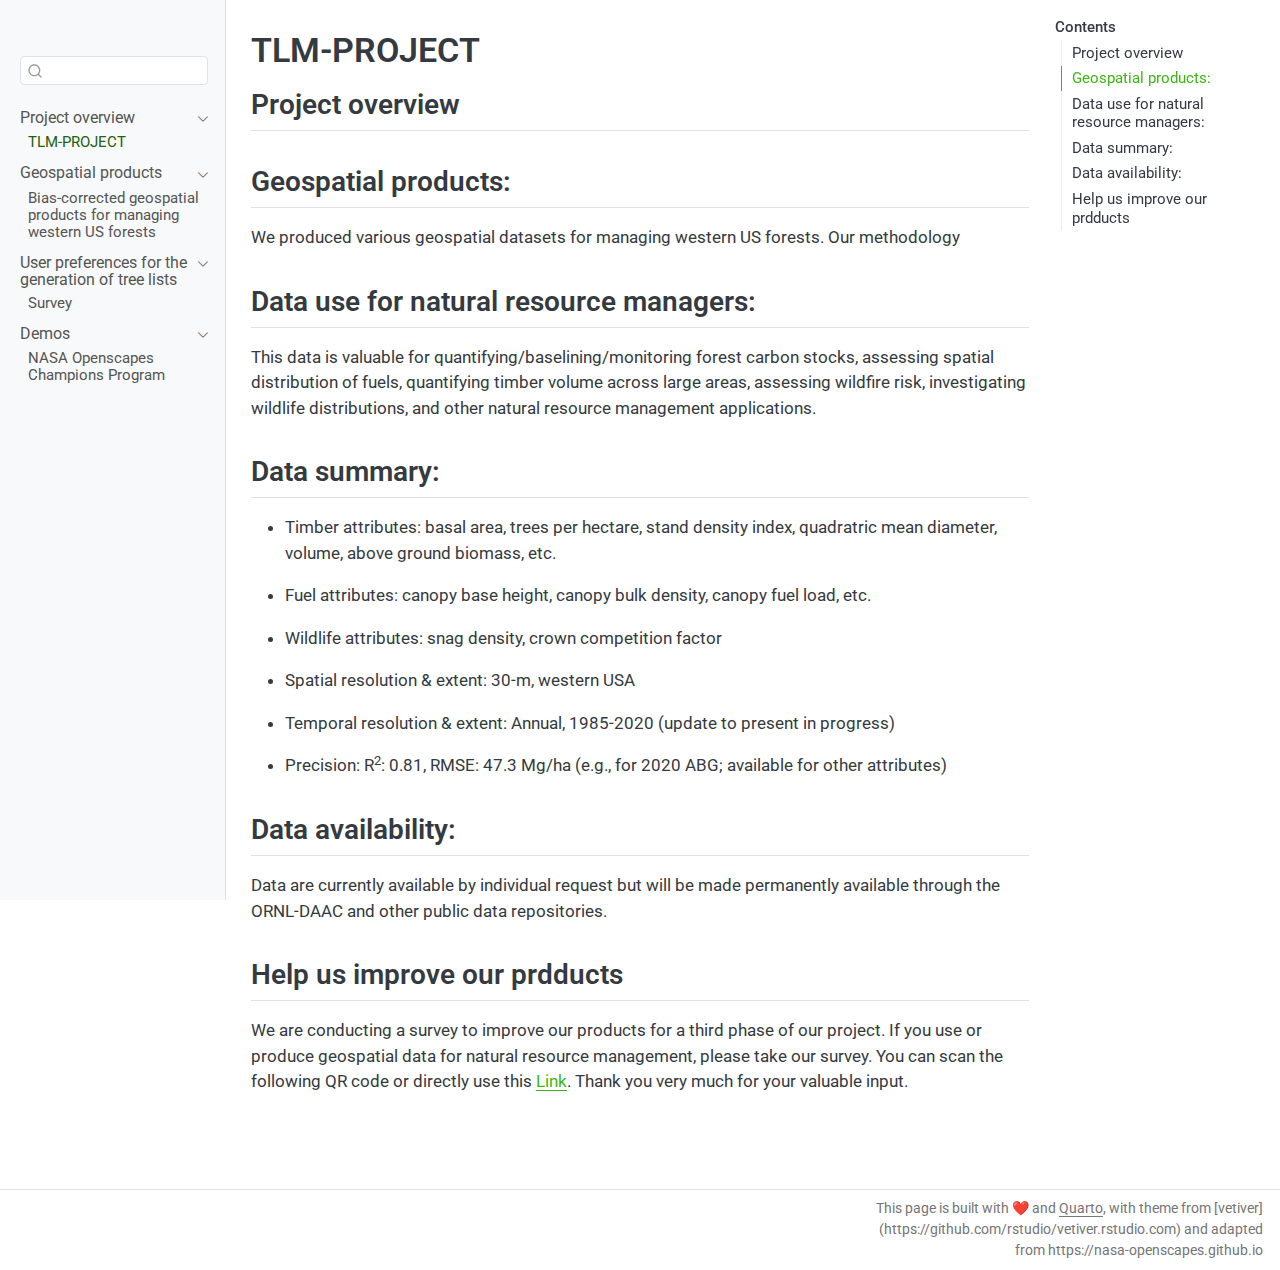
<file: docs/index.html>
<!DOCTYPE html>
<html xmlns="http://www.w3.org/1999/xhtml" lang="en" xml:lang="en"><head>

<meta charset="utf-8">
<meta name="generator" content="quarto-1.8.24">

<meta name="viewport" content="width=device-width, initial-scale=1.0, user-scalable=yes">


<title>TLM-PROJECT – Desarrollo de metodología basada en necesidades y preferencias de usuarios para cartografiar listas de árboles y proyectar escenarios de gestión forestal bajo cambio climático (TLM-PROJECT)</title>
<style>
code{white-space: pre-wrap;}
span.smallcaps{font-variant: small-caps;}
div.columns{display: flex; gap: min(4vw, 1.5em);}
div.column{flex: auto; overflow-x: auto;}
div.hanging-indent{margin-left: 1.5em; text-indent: -1.5em;}
ul.task-list{list-style: none;}
ul.task-list li input[type="checkbox"] {
  width: 0.8em;
  margin: 0 0.8em 0.2em -1em; /* quarto-specific, see https://github.com/quarto-dev/quarto-cli/issues/4556 */ 
  vertical-align: middle;
}
</style>


<script src="site_libs/quarto-nav/quarto-nav.js"></script>
<script src="site_libs/quarto-nav/headroom.min.js"></script>
<script src="site_libs/clipboard/clipboard.min.js"></script>
<script src="site_libs/quarto-search/autocomplete.umd.js"></script>
<script src="site_libs/quarto-search/fuse.min.js"></script>
<script src="site_libs/quarto-search/quarto-search.js"></script>
<meta name="quarto:offset" content="./">
<script src="site_libs/quarto-html/quarto.js" type="module"></script>
<script src="site_libs/quarto-html/tabsets/tabsets.js" type="module"></script>
<script src="site_libs/quarto-html/axe/axe-check.js" type="module"></script>
<script src="site_libs/quarto-html/popper.min.js"></script>
<script src="site_libs/quarto-html/tippy.umd.min.js"></script>
<script src="site_libs/quarto-html/anchor.min.js"></script>
<link href="site_libs/quarto-html/tippy.css" rel="stylesheet">
<link href="site_libs/quarto-html/quarto-syntax-highlighting-dc55a5b9e770e841cd82e46aadbfb9b0.css" rel="stylesheet" id="quarto-text-highlighting-styles">
<script src="site_libs/bootstrap/bootstrap.min.js"></script>
<link href="site_libs/bootstrap/bootstrap-icons.css" rel="stylesheet">
<link href="site_libs/bootstrap/bootstrap-12b1f9f9b974ea1ea367f52ef1046d01.min.css" rel="stylesheet" append-hash="true" id="quarto-bootstrap" data-mode="light">
<script id="quarto-search-options" type="application/json">{
  "location": "sidebar",
  "copy-button": false,
  "collapse-after": 3,
  "panel-placement": "start",
  "type": "textbox",
  "limit": 50,
  "keyboard-shortcut": [
    "f",
    "/",
    "s"
  ],
  "show-item-context": false,
  "language": {
    "search-no-results-text": "No results",
    "search-matching-documents-text": "matching documents",
    "search-copy-link-title": "Copy link to search",
    "search-hide-matches-text": "Hide additional matches",
    "search-more-match-text": "more match in this document",
    "search-more-matches-text": "more matches in this document",
    "search-clear-button-title": "Clear",
    "search-text-placeholder": "",
    "search-detached-cancel-button-title": "Cancel",
    "search-submit-button-title": "Submit",
    "search-label": "Search"
  }
}</script>


</head>

<body class="nav-sidebar docked quarto-light">

<div id="quarto-search-results"></div>
  <header id="quarto-header" class="headroom fixed-top">
  <nav class="quarto-secondary-nav">
    <div class="container-fluid d-flex">
      <button type="button" class="quarto-btn-toggle btn" data-bs-toggle="collapse" role="button" data-bs-target=".quarto-sidebar-collapse-item" aria-controls="quarto-sidebar" aria-expanded="false" aria-label="Toggle sidebar navigation" onclick="if (window.quartoToggleHeadroom) { window.quartoToggleHeadroom(); }">
        <i class="bi bi-layout-text-sidebar-reverse"></i>
      </button>
        <a class="flex-grow-1 no-decor" role="navigation" data-bs-toggle="collapse" data-bs-target=".quarto-sidebar-collapse-item" aria-controls="quarto-sidebar" aria-expanded="false" aria-label="Toggle sidebar navigation" onclick="if (window.quartoToggleHeadroom) { window.quartoToggleHeadroom(); }">      
          <h1 class="quarto-secondary-nav-title">TLM-PROJECT</h1>
        </a>     
      <button type="button" class="btn quarto-search-button" aria-label="Search" onclick="window.quartoOpenSearch();">
        <i class="bi bi-search"></i>
      </button>
    </div>
  </nav>
</header>
<!-- content -->
<div id="quarto-content" class="quarto-container page-columns page-rows-contents page-layout-article">
<!-- sidebar -->
  <nav id="quarto-sidebar" class="sidebar collapse collapse-horizontal quarto-sidebar-collapse-item sidebar-navigation docked overflow-auto">
    <div class="pt-lg-2 mt-2 text-left sidebar-header">
      <a href="./index.html" class="sidebar-logo-link">
      </a>
      </div>
        <div class="mt-2 flex-shrink-0 align-items-center">
        <div class="sidebar-search">
        <div id="quarto-search" class="" title="Search"></div>
        </div>
        </div>
    <div class="sidebar-menu-container"> 
    <ul class="list-unstyled mt-1">
        <li class="sidebar-item sidebar-item-section">
      <div class="sidebar-item-container"> 
            <a class="sidebar-item-text sidebar-link text-start" data-bs-toggle="collapse" data-bs-target="#quarto-sidebar-section-1" role="navigation" aria-expanded="true">
 <span class="menu-text">Project overview</span></a>
          <a class="sidebar-item-toggle text-start" data-bs-toggle="collapse" data-bs-target="#quarto-sidebar-section-1" role="navigation" aria-expanded="true" aria-label="Toggle section">
            <i class="bi bi-chevron-right ms-2"></i>
          </a> 
      </div>
      <ul id="quarto-sidebar-section-1" class="collapse list-unstyled sidebar-section depth1 show">  
          <li class="sidebar-item">
  <div class="sidebar-item-container"> 
  <a href="./index.html" class="sidebar-item-text sidebar-link active">
 <span class="menu-text">TLM-PROJECT</span></a>
  </div>
</li>
      </ul>
  </li>
        <li class="sidebar-item sidebar-item-section">
      <div class="sidebar-item-container"> 
            <a class="sidebar-item-text sidebar-link text-start" data-bs-toggle="collapse" data-bs-target="#quarto-sidebar-section-2" role="navigation" aria-expanded="true">
 <span class="menu-text">Geospatial products</span></a>
          <a class="sidebar-item-toggle text-start" data-bs-toggle="collapse" data-bs-target="#quarto-sidebar-section-2" role="navigation" aria-expanded="true" aria-label="Toggle section">
            <i class="bi bi-chevron-right ms-2"></i>
          </a> 
      </div>
      <ul id="quarto-sidebar-section-2" class="collapse list-unstyled sidebar-section depth1 show">  
          <li class="sidebar-item">
  <div class="sidebar-item-container"> 
  <a href="./BiasCorrected.html" class="sidebar-item-text sidebar-link">
 <span class="menu-text">Bias-corrected geospatial products for managing western US forests</span></a>
  </div>
</li>
      </ul>
  </li>
        <li class="sidebar-item sidebar-item-section">
      <div class="sidebar-item-container"> 
            <a class="sidebar-item-text sidebar-link text-start" data-bs-toggle="collapse" data-bs-target="#quarto-sidebar-section-3" role="navigation" aria-expanded="true">
 <span class="menu-text">User preferences for the generation of tree lists</span></a>
          <a class="sidebar-item-toggle text-start" data-bs-toggle="collapse" data-bs-target="#quarto-sidebar-section-3" role="navigation" aria-expanded="true" aria-label="Toggle section">
            <i class="bi bi-chevron-right ms-2"></i>
          </a> 
      </div>
      <ul id="quarto-sidebar-section-3" class="collapse list-unstyled sidebar-section depth1 show">  
          <li class="sidebar-item">
  <div class="sidebar-item-container"> 
  <a href="./SurveyTL.html" class="sidebar-item-text sidebar-link">
 <span class="menu-text">Survey</span></a>
  </div>
</li>
      </ul>
  </li>
        <li class="sidebar-item sidebar-item-section">
      <div class="sidebar-item-container"> 
            <a class="sidebar-item-text sidebar-link text-start" data-bs-toggle="collapse" data-bs-target="#quarto-sidebar-section-4" role="navigation" aria-expanded="true">
 <span class="menu-text">Demos</span></a>
          <a class="sidebar-item-toggle text-start" data-bs-toggle="collapse" data-bs-target="#quarto-sidebar-section-4" role="navigation" aria-expanded="true" aria-label="Toggle section">
            <i class="bi bi-chevron-right ms-2"></i>
          </a> 
      </div>
      <ul id="quarto-sidebar-section-4" class="collapse list-unstyled sidebar-section depth1 show">  
          <li class="sidebar-item">
  <div class="sidebar-item-container"> 
  <a href="./Demo1.html" class="sidebar-item-text sidebar-link">
 <span class="menu-text">NASA Openscapes Champions Program</span></a>
  </div>
</li>
      </ul>
  </li>
    </ul>
    </div>
</nav>
<div id="quarto-sidebar-glass" class="quarto-sidebar-collapse-item" data-bs-toggle="collapse" data-bs-target=".quarto-sidebar-collapse-item"></div>
<!-- margin-sidebar -->
    <div id="quarto-margin-sidebar" class="sidebar margin-sidebar">
        <nav id="TOC" role="doc-toc" class="toc-active">
    <h2 id="toc-title">Contents</h2>
   
  <ul>
  <li><a href="#project-overview" id="toc-project-overview" class="nav-link active" data-scroll-target="#project-overview">Project overview</a></li>
  <li><a href="#geospatial-products" id="toc-geospatial-products" class="nav-link" data-scroll-target="#geospatial-products">Geospatial products:</a></li>
  <li><a href="#data-use-for-natural-resource-managers" id="toc-data-use-for-natural-resource-managers" class="nav-link" data-scroll-target="#data-use-for-natural-resource-managers">Data use for natural resource managers:</a></li>
  <li><a href="#data-summary" id="toc-data-summary" class="nav-link" data-scroll-target="#data-summary">Data summary:</a></li>
  <li><a href="#data-availability" id="toc-data-availability" class="nav-link" data-scroll-target="#data-availability">Data availability:</a></li>
  <li><a href="#help-us-improve-our-prdducts" id="toc-help-us-improve-our-prdducts" class="nav-link" data-scroll-target="#help-us-improve-our-prdducts">Help us improve our prdducts</a></li>
  </ul>
</nav>
    </div>
<!-- main -->
<main class="content" id="quarto-document-content">

<header id="title-block-header" class="quarto-title-block default">
<div class="quarto-title">
<h1 class="title d-none d-lg-block">TLM-PROJECT</h1>
</div>



<div class="quarto-title-meta">

    
  
    
  </div>
  


</header>


<section id="project-overview" class="level2">
<h2 class="anchored" data-anchor-id="project-overview">Project overview</h2>
</section>
<section id="geospatial-products" class="level2">
<h2 class="anchored" data-anchor-id="geospatial-products">Geospatial products:</h2>
<p>We produced various geospatial datasets for managing western US forests. Our methodology</p>
</section>
<section id="data-use-for-natural-resource-managers" class="level2">
<h2 class="anchored" data-anchor-id="data-use-for-natural-resource-managers">Data use for natural resource managers:</h2>
<p>This data is valuable for quantifying/baselining/monitoring forest carbon stocks, assessing spatial distribution of fuels, quantifying timber volume across large areas, assessing wildfire risk, investigating wildlife distributions, and other natural resource management applications.</p>
</section>
<section id="data-summary" class="level2">
<h2 class="anchored" data-anchor-id="data-summary">Data summary:</h2>
<ul>
<li><p>Timber attributes: basal area, trees per hectare, stand density index, quadratric mean diameter, volume, above ground biomass, etc.</p></li>
<li><p>Fuel attributes: canopy base height, canopy bulk density, canopy fuel load, etc.</p></li>
<li><p>Wildlife attributes: snag density, crown competition factor</p></li>
<li><p>Spatial resolution &amp; extent: 30-m, western USA</p></li>
<li><p>Temporal resolution &amp; extent: Annual, 1985-2020 (update to present in progress)</p></li>
<li><p>Precision: R<sup>2</sup>: 0.81, RMSE: 47.3 Mg/ha (e.g., for 2020 ABG; available for other attributes)</p></li>
</ul>
</section>
<section id="data-availability" class="level2">
<h2 class="anchored" data-anchor-id="data-availability">Data availability:</h2>
<p>Data are currently available by individual request but will be made permanently available through the ORNL-DAAC and other public data repositories.</p>
</section>
<section id="help-us-improve-our-prdducts" class="level2">
<h2 class="anchored" data-anchor-id="help-us-improve-our-prdducts">Help us improve our prdducts</h2>
<p>We are conducting a survey to improve our products for a third phase of our project. If you use or produce geospatial data for natural resource management, please take our survey. You can scan the following QR code or directly use this <a href="https://forms.office.com/r/TSx9CYnGnw">Link</a>. Thank you very much for your valuable input.</p>


</section>

</main> <!-- /main -->
<script id="quarto-html-after-body" type="application/javascript">
  window.document.addEventListener("DOMContentLoaded", function (event) {
    const icon = "";
    const anchorJS = new window.AnchorJS();
    anchorJS.options = {
      placement: 'right',
      icon: icon
    };
    anchorJS.add('.anchored');
    const isCodeAnnotation = (el) => {
      for (const clz of el.classList) {
        if (clz.startsWith('code-annotation-')) {                     
          return true;
        }
      }
      return false;
    }
    const onCopySuccess = function(e) {
      // button target
      const button = e.trigger;
      // don't keep focus
      button.blur();
      // flash "checked"
      button.classList.add('code-copy-button-checked');
      var currentTitle = button.getAttribute("title");
      button.setAttribute("title", "Copied!");
      let tooltip;
      if (window.bootstrap) {
        button.setAttribute("data-bs-toggle", "tooltip");
        button.setAttribute("data-bs-placement", "left");
        button.setAttribute("data-bs-title", "Copied!");
        tooltip = new bootstrap.Tooltip(button, 
          { trigger: "manual", 
            customClass: "code-copy-button-tooltip",
            offset: [0, -8]});
        tooltip.show();    
      }
      setTimeout(function() {
        if (tooltip) {
          tooltip.hide();
          button.removeAttribute("data-bs-title");
          button.removeAttribute("data-bs-toggle");
          button.removeAttribute("data-bs-placement");
        }
        button.setAttribute("title", currentTitle);
        button.classList.remove('code-copy-button-checked');
      }, 1000);
      // clear code selection
      e.clearSelection();
    }
    const getTextToCopy = function(trigger) {
      const outerScaffold = trigger.parentElement.cloneNode(true);
      const codeEl = outerScaffold.querySelector('code');
      for (const childEl of codeEl.children) {
        if (isCodeAnnotation(childEl)) {
          childEl.remove();
        }
      }
      return codeEl.innerText;
    }
    const clipboard = new window.ClipboardJS('.code-copy-button:not([data-in-quarto-modal])', {
      text: getTextToCopy
    });
    clipboard.on('success', onCopySuccess);
    if (window.document.getElementById('quarto-embedded-source-code-modal')) {
      const clipboardModal = new window.ClipboardJS('.code-copy-button[data-in-quarto-modal]', {
        text: getTextToCopy,
        container: window.document.getElementById('quarto-embedded-source-code-modal')
      });
      clipboardModal.on('success', onCopySuccess);
    }
      var localhostRegex = new RegExp(/^(?:http|https):\/\/localhost\:?[0-9]*\//);
      var mailtoRegex = new RegExp(/^mailto:/);
        var filterRegex = new RegExp('/' + window.location.host + '/');
      var isInternal = (href) => {
          return filterRegex.test(href) || localhostRegex.test(href) || mailtoRegex.test(href);
      }
      // Inspect non-navigation links and adorn them if external
     var links = window.document.querySelectorAll('a[href]:not(.nav-link):not(.navbar-brand):not(.toc-action):not(.sidebar-link):not(.sidebar-item-toggle):not(.pagination-link):not(.no-external):not([aria-hidden]):not(.dropdown-item):not(.quarto-navigation-tool):not(.about-link)');
      for (var i=0; i<links.length; i++) {
        const link = links[i];
        if (!isInternal(link.href)) {
          // undo the damage that might have been done by quarto-nav.js in the case of
          // links that we want to consider external
          if (link.dataset.originalHref !== undefined) {
            link.href = link.dataset.originalHref;
          }
        }
      }
    function tippyHover(el, contentFn, onTriggerFn, onUntriggerFn) {
      const config = {
        allowHTML: true,
        maxWidth: 500,
        delay: 100,
        arrow: false,
        appendTo: function(el) {
            return el.parentElement;
        },
        interactive: true,
        interactiveBorder: 10,
        theme: 'quarto',
        placement: 'bottom-start',
      };
      if (contentFn) {
        config.content = contentFn;
      }
      if (onTriggerFn) {
        config.onTrigger = onTriggerFn;
      }
      if (onUntriggerFn) {
        config.onUntrigger = onUntriggerFn;
      }
      window.tippy(el, config); 
    }
    const noterefs = window.document.querySelectorAll('a[role="doc-noteref"]');
    for (var i=0; i<noterefs.length; i++) {
      const ref = noterefs[i];
      tippyHover(ref, function() {
        // use id or data attribute instead here
        let href = ref.getAttribute('data-footnote-href') || ref.getAttribute('href');
        try { href = new URL(href).hash; } catch {}
        const id = href.replace(/^#\/?/, "");
        const note = window.document.getElementById(id);
        if (note) {
          return note.innerHTML;
        } else {
          return "";
        }
      });
    }
    const xrefs = window.document.querySelectorAll('a.quarto-xref');
    const processXRef = (id, note) => {
      // Strip column container classes
      const stripColumnClz = (el) => {
        el.classList.remove("page-full", "page-columns");
        if (el.children) {
          for (const child of el.children) {
            stripColumnClz(child);
          }
        }
      }
      stripColumnClz(note)
      if (id === null || id.startsWith('sec-')) {
        // Special case sections, only their first couple elements
        const container = document.createElement("div");
        if (note.children && note.children.length > 2) {
          container.appendChild(note.children[0].cloneNode(true));
          for (let i = 1; i < note.children.length; i++) {
            const child = note.children[i];
            if (child.tagName === "P" && child.innerText === "") {
              continue;
            } else {
              container.appendChild(child.cloneNode(true));
              break;
            }
          }
          if (window.Quarto?.typesetMath) {
            window.Quarto.typesetMath(container);
          }
          return container.innerHTML
        } else {
          if (window.Quarto?.typesetMath) {
            window.Quarto.typesetMath(note);
          }
          return note.innerHTML;
        }
      } else {
        // Remove any anchor links if they are present
        const anchorLink = note.querySelector('a.anchorjs-link');
        if (anchorLink) {
          anchorLink.remove();
        }
        if (window.Quarto?.typesetMath) {
          window.Quarto.typesetMath(note);
        }
        if (note.classList.contains("callout")) {
          return note.outerHTML;
        } else {
          return note.innerHTML;
        }
      }
    }
    for (var i=0; i<xrefs.length; i++) {
      const xref = xrefs[i];
      tippyHover(xref, undefined, function(instance) {
        instance.disable();
        let url = xref.getAttribute('href');
        let hash = undefined; 
        if (url.startsWith('#')) {
          hash = url;
        } else {
          try { hash = new URL(url).hash; } catch {}
        }
        if (hash) {
          const id = hash.replace(/^#\/?/, "");
          const note = window.document.getElementById(id);
          if (note !== null) {
            try {
              const html = processXRef(id, note.cloneNode(true));
              instance.setContent(html);
            } finally {
              instance.enable();
              instance.show();
            }
          } else {
            // See if we can fetch this
            fetch(url.split('#')[0])
            .then(res => res.text())
            .then(html => {
              const parser = new DOMParser();
              const htmlDoc = parser.parseFromString(html, "text/html");
              const note = htmlDoc.getElementById(id);
              if (note !== null) {
                const html = processXRef(id, note);
                instance.setContent(html);
              } 
            }).finally(() => {
              instance.enable();
              instance.show();
            });
          }
        } else {
          // See if we can fetch a full url (with no hash to target)
          // This is a special case and we should probably do some content thinning / targeting
          fetch(url)
          .then(res => res.text())
          .then(html => {
            const parser = new DOMParser();
            const htmlDoc = parser.parseFromString(html, "text/html");
            const note = htmlDoc.querySelector('main.content');
            if (note !== null) {
              // This should only happen for chapter cross references
              // (since there is no id in the URL)
              // remove the first header
              if (note.children.length > 0 && note.children[0].tagName === "HEADER") {
                note.children[0].remove();
              }
              const html = processXRef(null, note);
              instance.setContent(html);
            } 
          }).finally(() => {
            instance.enable();
            instance.show();
          });
        }
      }, function(instance) {
      });
    }
        let selectedAnnoteEl;
        const selectorForAnnotation = ( cell, annotation) => {
          let cellAttr = 'data-code-cell="' + cell + '"';
          let lineAttr = 'data-code-annotation="' +  annotation + '"';
          const selector = 'span[' + cellAttr + '][' + lineAttr + ']';
          return selector;
        }
        const selectCodeLines = (annoteEl) => {
          const doc = window.document;
          const targetCell = annoteEl.getAttribute("data-target-cell");
          const targetAnnotation = annoteEl.getAttribute("data-target-annotation");
          const annoteSpan = window.document.querySelector(selectorForAnnotation(targetCell, targetAnnotation));
          const lines = annoteSpan.getAttribute("data-code-lines").split(",");
          const lineIds = lines.map((line) => {
            return targetCell + "-" + line;
          })
          let top = null;
          let height = null;
          let parent = null;
          if (lineIds.length > 0) {
              //compute the position of the single el (top and bottom and make a div)
              const el = window.document.getElementById(lineIds[0]);
              top = el.offsetTop;
              height = el.offsetHeight;
              parent = el.parentElement.parentElement;
            if (lineIds.length > 1) {
              const lastEl = window.document.getElementById(lineIds[lineIds.length - 1]);
              const bottom = lastEl.offsetTop + lastEl.offsetHeight;
              height = bottom - top;
            }
            if (top !== null && height !== null && parent !== null) {
              // cook up a div (if necessary) and position it 
              let div = window.document.getElementById("code-annotation-line-highlight");
              if (div === null) {
                div = window.document.createElement("div");
                div.setAttribute("id", "code-annotation-line-highlight");
                div.style.position = 'absolute';
                parent.appendChild(div);
              }
              div.style.top = top - 2 + "px";
              div.style.height = height + 4 + "px";
              div.style.left = 0;
              let gutterDiv = window.document.getElementById("code-annotation-line-highlight-gutter");
              if (gutterDiv === null) {
                gutterDiv = window.document.createElement("div");
                gutterDiv.setAttribute("id", "code-annotation-line-highlight-gutter");
                gutterDiv.style.position = 'absolute';
                const codeCell = window.document.getElementById(targetCell);
                const gutter = codeCell.querySelector('.code-annotation-gutter');
                gutter.appendChild(gutterDiv);
              }
              gutterDiv.style.top = top - 2 + "px";
              gutterDiv.style.height = height + 4 + "px";
            }
            selectedAnnoteEl = annoteEl;
          }
        };
        const unselectCodeLines = () => {
          const elementsIds = ["code-annotation-line-highlight", "code-annotation-line-highlight-gutter"];
          elementsIds.forEach((elId) => {
            const div = window.document.getElementById(elId);
            if (div) {
              div.remove();
            }
          });
          selectedAnnoteEl = undefined;
        };
          // Handle positioning of the toggle
      window.addEventListener(
        "resize",
        throttle(() => {
          elRect = undefined;
          if (selectedAnnoteEl) {
            selectCodeLines(selectedAnnoteEl);
          }
        }, 10)
      );
      function throttle(fn, ms) {
      let throttle = false;
      let timer;
        return (...args) => {
          if(!throttle) { // first call gets through
              fn.apply(this, args);
              throttle = true;
          } else { // all the others get throttled
              if(timer) clearTimeout(timer); // cancel #2
              timer = setTimeout(() => {
                fn.apply(this, args);
                timer = throttle = false;
              }, ms);
          }
        };
      }
        // Attach click handler to the DT
        const annoteDls = window.document.querySelectorAll('dt[data-target-cell]');
        for (const annoteDlNode of annoteDls) {
          annoteDlNode.addEventListener('click', (event) => {
            const clickedEl = event.target;
            if (clickedEl !== selectedAnnoteEl) {
              unselectCodeLines();
              const activeEl = window.document.querySelector('dt[data-target-cell].code-annotation-active');
              if (activeEl) {
                activeEl.classList.remove('code-annotation-active');
              }
              selectCodeLines(clickedEl);
              clickedEl.classList.add('code-annotation-active');
            } else {
              // Unselect the line
              unselectCodeLines();
              clickedEl.classList.remove('code-annotation-active');
            }
          });
        }
    const findCites = (el) => {
      const parentEl = el.parentElement;
      if (parentEl) {
        const cites = parentEl.dataset.cites;
        if (cites) {
          return {
            el,
            cites: cites.split(' ')
          };
        } else {
          return findCites(el.parentElement)
        }
      } else {
        return undefined;
      }
    };
    var bibliorefs = window.document.querySelectorAll('a[role="doc-biblioref"]');
    for (var i=0; i<bibliorefs.length; i++) {
      const ref = bibliorefs[i];
      const citeInfo = findCites(ref);
      if (citeInfo) {
        tippyHover(citeInfo.el, function() {
          var popup = window.document.createElement('div');
          citeInfo.cites.forEach(function(cite) {
            var citeDiv = window.document.createElement('div');
            citeDiv.classList.add('hanging-indent');
            citeDiv.classList.add('csl-entry');
            var biblioDiv = window.document.getElementById('ref-' + cite);
            if (biblioDiv) {
              citeDiv.innerHTML = biblioDiv.innerHTML;
            }
            popup.appendChild(citeDiv);
          });
          return popup.innerHTML;
        });
      }
    }
  });
  </script>
</div> <!-- /content -->
<footer class="footer">
  <div class="nav-footer">
    <div class="nav-footer-left">
      &nbsp;
    </div>   
    <div class="nav-footer-center">
      &nbsp;
    </div>
    <div class="nav-footer-right">
<p>This page is built with ❤️ and <a href="https://quarto.org/">Quarto</a>, with theme from [vetiver] (https://github.com/rstudio/vetiver.rstudio.com) and adapted from https://nasa-openscapes.github.io</p>
</div>
  </div>
</footer>




</body></html>
</file>
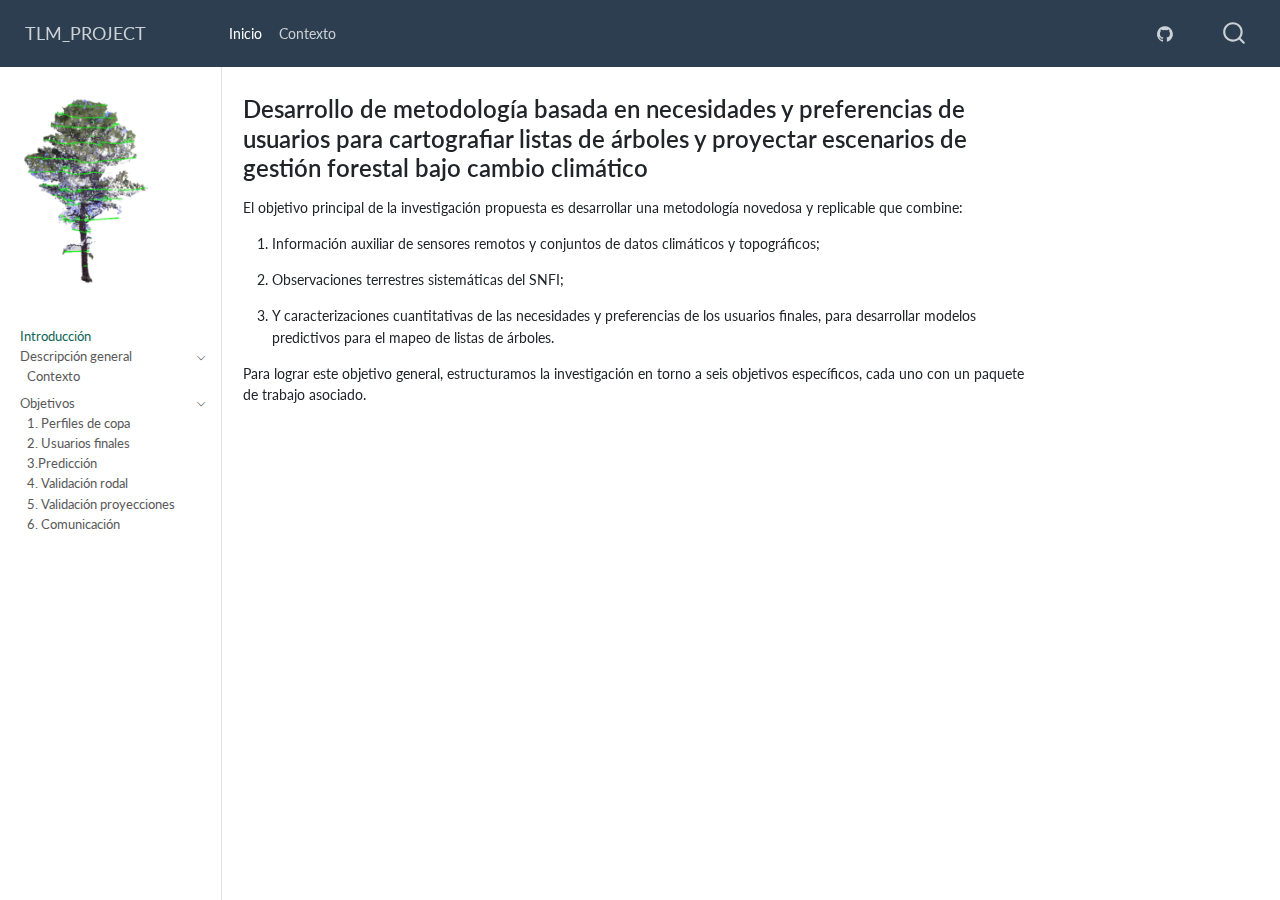
<file: web/index.html>
<!DOCTYPE html>
<html xmlns="http://www.w3.org/1999/xhtml" lang="en" xml:lang="en"><head>

<meta charset="utf-8">
<meta name="generator" content="quarto-1.7.32">

<meta name="viewport" content="width=device-width, initial-scale=1.0, user-scalable=yes">


<title>Desarrollo de metodología basada en necesidades y preferencias de usuarios para cartografiar listas de árboles y proyectar escenarios de gestión forestal bajo cambio climático – TLM_PROJECT</title>
<style>
code{white-space: pre-wrap;}
span.smallcaps{font-variant: small-caps;}
div.columns{display: flex; gap: min(4vw, 1.5em);}
div.column{flex: auto; overflow-x: auto;}
div.hanging-indent{margin-left: 1.5em; text-indent: -1.5em;}
ul.task-list{list-style: none;}
ul.task-list li input[type="checkbox"] {
  width: 0.8em;
  margin: 0 0.8em 0.2em -1em; /* quarto-specific, see https://github.com/quarto-dev/quarto-cli/issues/4556 */ 
  vertical-align: middle;
}
</style>


<script src="site_libs/quarto-nav/quarto-nav.js"></script>
<script src="site_libs/quarto-nav/headroom.min.js"></script>
<script src="site_libs/clipboard/clipboard.min.js"></script>
<script src="site_libs/quarto-search/autocomplete.umd.js"></script>
<script src="site_libs/quarto-search/fuse.min.js"></script>
<script src="site_libs/quarto-search/quarto-search.js"></script>
<meta name="quarto:offset" content="./">
<link href="./images/clipboard-3772666577.png" rel="icon" type="image/png">
<script src="site_libs/quarto-html/quarto.js" type="module"></script>
<script src="site_libs/quarto-html/tabsets/tabsets.js" type="module"></script>
<script src="site_libs/quarto-html/popper.min.js"></script>
<script src="site_libs/quarto-html/tippy.umd.min.js"></script>
<script src="site_libs/quarto-html/anchor.min.js"></script>
<link href="site_libs/quarto-html/tippy.css" rel="stylesheet">
<link href="site_libs/quarto-html/quarto-syntax-highlighting-37eea08aefeeee20ff55810ff984fec1.css" rel="stylesheet" id="quarto-text-highlighting-styles">
<script src="site_libs/bootstrap/bootstrap.min.js"></script>
<link href="site_libs/bootstrap/bootstrap-icons.css" rel="stylesheet">
<link href="site_libs/bootstrap/bootstrap-5b58baaa308337050153be0193178cf6.min.css" rel="stylesheet" append-hash="true" id="quarto-bootstrap" data-mode="light">
<script id="quarto-search-options" type="application/json">{
  "location": "navbar",
  "copy-button": false,
  "collapse-after": 3,
  "panel-placement": "end",
  "type": "overlay",
  "limit": 50,
  "keyboard-shortcut": [
    "f",
    "/",
    "s"
  ],
  "show-item-context": false,
  "language": {
    "search-no-results-text": "No results",
    "search-matching-documents-text": "matching documents",
    "search-copy-link-title": "Copy link to search",
    "search-hide-matches-text": "Hide additional matches",
    "search-more-match-text": "more match in this document",
    "search-more-matches-text": "more matches in this document",
    "search-clear-button-title": "Clear",
    "search-text-placeholder": "",
    "search-detached-cancel-button-title": "Cancel",
    "search-submit-button-title": "Submit",
    "search-label": "Search"
  }
}</script>


</head>

<body class="nav-sidebar docked nav-fixed quarto-light">

<div id="quarto-search-results"></div>
  <header id="quarto-header" class="headroom fixed-top">
    <nav class="navbar navbar-expand-lg " data-bs-theme="dark">
      <div class="navbar-container container-fluid">
      <div class="navbar-brand-container mx-auto">
    <a class="navbar-brand" href="./index.html">
    <span class="navbar-title">TLM_PROJECT</span>
    </a>
  </div>
            <div id="quarto-search" class="" title="Search"></div>
          <button class="navbar-toggler" type="button" data-bs-toggle="collapse" data-bs-target="#navbarCollapse" aria-controls="navbarCollapse" role="menu" aria-expanded="false" aria-label="Toggle navigation" onclick="if (window.quartoToggleHeadroom) { window.quartoToggleHeadroom(); }">
  <span class="navbar-toggler-icon"></span>
</button>
          <div class="collapse navbar-collapse" id="navbarCollapse">
            <ul class="navbar-nav navbar-nav-scroll me-auto">
  <li class="nav-item">
    <a class="nav-link active" href="./index.html" aria-current="page"> 
<span class="menu-text">Inicio</span></a>
  </li>  
  <li class="nav-item">
    <a class="nav-link" href="./overview.html"> 
<span class="menu-text">Contexto</span></a>
  </li>  
</ul>
            <ul class="navbar-nav navbar-nav-scroll ms-auto">
  <li class="nav-item compact">
    <a class="nav-link" href="https://github.com/TLM-PROJECT/TLM-PROJECT.github.io.git" target="_blank"> <i class="bi bi-github" role="img" aria-label="GitHub">
</i> 
<span class="menu-text"></span></a>
  </li>  
</ul>
          </div> <!-- /navcollapse -->
            <div class="quarto-navbar-tools">
</div>
      </div> <!-- /container-fluid -->
    </nav>
  <nav class="quarto-secondary-nav">
    <div class="container-fluid d-flex">
      <button type="button" class="quarto-btn-toggle btn" data-bs-toggle="collapse" role="button" data-bs-target=".quarto-sidebar-collapse-item" aria-controls="quarto-sidebar" aria-expanded="false" aria-label="Toggle sidebar navigation" onclick="if (window.quartoToggleHeadroom) { window.quartoToggleHeadroom(); }">
        <i class="bi bi-layout-text-sidebar-reverse"></i>
      </button>
        <nav class="quarto-page-breadcrumbs" aria-label="breadcrumb"><ol class="breadcrumb"><li class="breadcrumb-item"><a href="./index.html">Introducción</a></li></ol></nav>
        <a class="flex-grow-1" role="navigation" data-bs-toggle="collapse" data-bs-target=".quarto-sidebar-collapse-item" aria-controls="quarto-sidebar" aria-expanded="false" aria-label="Toggle sidebar navigation" onclick="if (window.quartoToggleHeadroom) { window.quartoToggleHeadroom(); }">      
        </a>
      <button type="button" class="btn quarto-search-button" aria-label="Search" onclick="window.quartoOpenSearch();">
        <i class="bi bi-search"></i>
      </button>
    </div>
  </nav>
</header>
<!-- content -->
<div id="quarto-content" class="quarto-container page-columns page-rows-contents page-layout-article page-navbar">
<!-- sidebar -->
  <nav id="quarto-sidebar" class="sidebar collapse collapse-horizontal quarto-sidebar-collapse-item sidebar-navigation docked overflow-auto">
    <div class="pt-lg-2 mt-2 text-left sidebar-header">
      <a href="./index.html" class="sidebar-logo-link">
      <img src="./images/clipboard-3772666577.png" alt="" class="sidebar-logo py-0 d-lg-inline d-none">
      </a>
      </div>
        <div class="mt-2 flex-shrink-0 align-items-center">
        <div class="sidebar-search">
        <div id="quarto-search" class="" title="Search"></div>
        </div>
        </div>
    <div class="sidebar-menu-container"> 
    <ul class="list-unstyled mt-1">
        <li class="sidebar-item">
  <div class="sidebar-item-container"> 
  <a href="./index.html" class="sidebar-item-text sidebar-link active">
 <span class="menu-text">Introducción</span></a>
  </div>
</li>
        <li class="sidebar-item sidebar-item-section">
      <div class="sidebar-item-container"> 
            <a class="sidebar-item-text sidebar-link text-start" data-bs-toggle="collapse" data-bs-target="#quarto-sidebar-section-1" role="navigation" aria-expanded="true">
 <span class="menu-text">Descripción general</span></a>
          <a class="sidebar-item-toggle text-start" data-bs-toggle="collapse" data-bs-target="#quarto-sidebar-section-1" role="navigation" aria-expanded="true" aria-label="Toggle section">
            <i class="bi bi-chevron-right ms-2"></i>
          </a> 
      </div>
      <ul id="quarto-sidebar-section-1" class="collapse list-unstyled sidebar-section depth1 show">  
          <li class="sidebar-item">
  <div class="sidebar-item-container"> 
  <a href="./overview.html" class="sidebar-item-text sidebar-link">
 <span class="menu-text">Contexto</span></a>
  </div>
</li>
      </ul>
  </li>
        <li class="sidebar-item sidebar-item-section">
      <div class="sidebar-item-container"> 
            <a class="sidebar-item-text sidebar-link text-start" data-bs-toggle="collapse" data-bs-target="#quarto-sidebar-section-2" role="navigation" aria-expanded="true">
 <span class="menu-text">Objetivos</span></a>
          <a class="sidebar-item-toggle text-start" data-bs-toggle="collapse" data-bs-target="#quarto-sidebar-section-2" role="navigation" aria-expanded="true" aria-label="Toggle section">
            <i class="bi bi-chevron-right ms-2"></i>
          </a> 
      </div>
      <ul id="quarto-sidebar-section-2" class="collapse list-unstyled sidebar-section depth1 show">  
          <li class="sidebar-item">
  <div class="sidebar-item-container"> 
  <a href="./so1.html" class="sidebar-item-text sidebar-link">
 <span class="menu-text">1. Perfiles de copa</span></a>
  </div>
</li>
          <li class="sidebar-item">
  <div class="sidebar-item-container"> 
  <a href="./so2.html" class="sidebar-item-text sidebar-link">
 <span class="menu-text">2. Usuarios finales</span></a>
  </div>
</li>
          <li class="sidebar-item">
  <div class="sidebar-item-container"> 
  <a href="./so3.html" class="sidebar-item-text sidebar-link">
 <span class="menu-text">3.Predicción</span></a>
  </div>
</li>
          <li class="sidebar-item">
  <div class="sidebar-item-container"> 
  <a href="./so4.html" class="sidebar-item-text sidebar-link">
 <span class="menu-text">4. Validación rodal</span></a>
  </div>
</li>
          <li class="sidebar-item">
  <div class="sidebar-item-container"> 
  <a href="./so5.html" class="sidebar-item-text sidebar-link">
 <span class="menu-text">5. Validación proyecciones</span></a>
  </div>
</li>
          <li class="sidebar-item">
  <div class="sidebar-item-container"> 
  <a href="./so6.html" class="sidebar-item-text sidebar-link">
 <span class="menu-text">6. Comunicación</span></a>
  </div>
</li>
      </ul>
  </li>
    </ul>
    </div>
</nav>
<div id="quarto-sidebar-glass" class="quarto-sidebar-collapse-item" data-bs-toggle="collapse" data-bs-target=".quarto-sidebar-collapse-item"></div>
<!-- margin-sidebar -->
    <div id="quarto-margin-sidebar" class="sidebar margin-sidebar zindex-bottom">
        
    </div>
<!-- main -->
<main class="content" id="quarto-document-content">

<header id="title-block-header" class="quarto-title-block default">
<div class="quarto-title">
<h1 class="title">Desarrollo de metodología basada en necesidades y preferencias de usuarios para cartografiar listas de árboles y proyectar escenarios de gestión forestal bajo cambio climático</h1>
</div>



<div class="quarto-title-meta">

    
  
    
  </div>
  


</header>


<p>El objetivo principal de la investigación propuesta es desarrollar una metodología novedosa y replicable que combine:</p>
<ol type="1">
<li><p>Información auxiliar de sensores remotos y conjuntos de datos climáticos y topográficos;</p></li>
<li><p>Observaciones terrestres sistemáticas del SNFI;</p></li>
<li><p>Y caracterizaciones cuantitativas de las necesidades y preferencias de los usuarios finales, para desarrollar modelos predictivos para el mapeo de listas de árboles.</p></li>
</ol>
<p>Para lograr este objetivo general, estructuramos la investigación en torno a seis objetivos específicos, cada uno con un paquete de trabajo asociado.</p>



</main> <!-- /main -->
<script id="quarto-html-after-body" type="application/javascript">
  window.document.addEventListener("DOMContentLoaded", function (event) {
    const icon = "";
    const anchorJS = new window.AnchorJS();
    anchorJS.options = {
      placement: 'right',
      icon: icon
    };
    anchorJS.add('.anchored');
    const isCodeAnnotation = (el) => {
      for (const clz of el.classList) {
        if (clz.startsWith('code-annotation-')) {                     
          return true;
        }
      }
      return false;
    }
    const onCopySuccess = function(e) {
      // button target
      const button = e.trigger;
      // don't keep focus
      button.blur();
      // flash "checked"
      button.classList.add('code-copy-button-checked');
      var currentTitle = button.getAttribute("title");
      button.setAttribute("title", "Copied!");
      let tooltip;
      if (window.bootstrap) {
        button.setAttribute("data-bs-toggle", "tooltip");
        button.setAttribute("data-bs-placement", "left");
        button.setAttribute("data-bs-title", "Copied!");
        tooltip = new bootstrap.Tooltip(button, 
          { trigger: "manual", 
            customClass: "code-copy-button-tooltip",
            offset: [0, -8]});
        tooltip.show();    
      }
      setTimeout(function() {
        if (tooltip) {
          tooltip.hide();
          button.removeAttribute("data-bs-title");
          button.removeAttribute("data-bs-toggle");
          button.removeAttribute("data-bs-placement");
        }
        button.setAttribute("title", currentTitle);
        button.classList.remove('code-copy-button-checked');
      }, 1000);
      // clear code selection
      e.clearSelection();
    }
    const getTextToCopy = function(trigger) {
        const codeEl = trigger.previousElementSibling.cloneNode(true);
        for (const childEl of codeEl.children) {
          if (isCodeAnnotation(childEl)) {
            childEl.remove();
          }
        }
        return codeEl.innerText;
    }
    const clipboard = new window.ClipboardJS('.code-copy-button:not([data-in-quarto-modal])', {
      text: getTextToCopy
    });
    clipboard.on('success', onCopySuccess);
    if (window.document.getElementById('quarto-embedded-source-code-modal')) {
      const clipboardModal = new window.ClipboardJS('.code-copy-button[data-in-quarto-modal]', {
        text: getTextToCopy,
        container: window.document.getElementById('quarto-embedded-source-code-modal')
      });
      clipboardModal.on('success', onCopySuccess);
    }
      var localhostRegex = new RegExp(/^(?:http|https):\/\/localhost\:?[0-9]*\//);
      var mailtoRegex = new RegExp(/^mailto:/);
        var filterRegex = new RegExp('/' + window.location.host + '/');
      var isInternal = (href) => {
          return filterRegex.test(href) || localhostRegex.test(href) || mailtoRegex.test(href);
      }
      // Inspect non-navigation links and adorn them if external
     var links = window.document.querySelectorAll('a[href]:not(.nav-link):not(.navbar-brand):not(.toc-action):not(.sidebar-link):not(.sidebar-item-toggle):not(.pagination-link):not(.no-external):not([aria-hidden]):not(.dropdown-item):not(.quarto-navigation-tool):not(.about-link)');
      for (var i=0; i<links.length; i++) {
        const link = links[i];
        if (!isInternal(link.href)) {
          // undo the damage that might have been done by quarto-nav.js in the case of
          // links that we want to consider external
          if (link.dataset.originalHref !== undefined) {
            link.href = link.dataset.originalHref;
          }
        }
      }
    function tippyHover(el, contentFn, onTriggerFn, onUntriggerFn) {
      const config = {
        allowHTML: true,
        maxWidth: 500,
        delay: 100,
        arrow: false,
        appendTo: function(el) {
            return el.parentElement;
        },
        interactive: true,
        interactiveBorder: 10,
        theme: 'quarto',
        placement: 'bottom-start',
      };
      if (contentFn) {
        config.content = contentFn;
      }
      if (onTriggerFn) {
        config.onTrigger = onTriggerFn;
      }
      if (onUntriggerFn) {
        config.onUntrigger = onUntriggerFn;
      }
      window.tippy(el, config); 
    }
    const noterefs = window.document.querySelectorAll('a[role="doc-noteref"]');
    for (var i=0; i<noterefs.length; i++) {
      const ref = noterefs[i];
      tippyHover(ref, function() {
        // use id or data attribute instead here
        let href = ref.getAttribute('data-footnote-href') || ref.getAttribute('href');
        try { href = new URL(href).hash; } catch {}
        const id = href.replace(/^#\/?/, "");
        const note = window.document.getElementById(id);
        if (note) {
          return note.innerHTML;
        } else {
          return "";
        }
      });
    }
    const xrefs = window.document.querySelectorAll('a.quarto-xref');
    const processXRef = (id, note) => {
      // Strip column container classes
      const stripColumnClz = (el) => {
        el.classList.remove("page-full", "page-columns");
        if (el.children) {
          for (const child of el.children) {
            stripColumnClz(child);
          }
        }
      }
      stripColumnClz(note)
      if (id === null || id.startsWith('sec-')) {
        // Special case sections, only their first couple elements
        const container = document.createElement("div");
        if (note.children && note.children.length > 2) {
          container.appendChild(note.children[0].cloneNode(true));
          for (let i = 1; i < note.children.length; i++) {
            const child = note.children[i];
            if (child.tagName === "P" && child.innerText === "") {
              continue;
            } else {
              container.appendChild(child.cloneNode(true));
              break;
            }
          }
          if (window.Quarto?.typesetMath) {
            window.Quarto.typesetMath(container);
          }
          return container.innerHTML
        } else {
          if (window.Quarto?.typesetMath) {
            window.Quarto.typesetMath(note);
          }
          return note.innerHTML;
        }
      } else {
        // Remove any anchor links if they are present
        const anchorLink = note.querySelector('a.anchorjs-link');
        if (anchorLink) {
          anchorLink.remove();
        }
        if (window.Quarto?.typesetMath) {
          window.Quarto.typesetMath(note);
        }
        if (note.classList.contains("callout")) {
          return note.outerHTML;
        } else {
          return note.innerHTML;
        }
      }
    }
    for (var i=0; i<xrefs.length; i++) {
      const xref = xrefs[i];
      tippyHover(xref, undefined, function(instance) {
        instance.disable();
        let url = xref.getAttribute('href');
        let hash = undefined; 
        if (url.startsWith('#')) {
          hash = url;
        } else {
          try { hash = new URL(url).hash; } catch {}
        }
        if (hash) {
          const id = hash.replace(/^#\/?/, "");
          const note = window.document.getElementById(id);
          if (note !== null) {
            try {
              const html = processXRef(id, note.cloneNode(true));
              instance.setContent(html);
            } finally {
              instance.enable();
              instance.show();
            }
          } else {
            // See if we can fetch this
            fetch(url.split('#')[0])
            .then(res => res.text())
            .then(html => {
              const parser = new DOMParser();
              const htmlDoc = parser.parseFromString(html, "text/html");
              const note = htmlDoc.getElementById(id);
              if (note !== null) {
                const html = processXRef(id, note);
                instance.setContent(html);
              } 
            }).finally(() => {
              instance.enable();
              instance.show();
            });
          }
        } else {
          // See if we can fetch a full url (with no hash to target)
          // This is a special case and we should probably do some content thinning / targeting
          fetch(url)
          .then(res => res.text())
          .then(html => {
            const parser = new DOMParser();
            const htmlDoc = parser.parseFromString(html, "text/html");
            const note = htmlDoc.querySelector('main.content');
            if (note !== null) {
              // This should only happen for chapter cross references
              // (since there is no id in the URL)
              // remove the first header
              if (note.children.length > 0 && note.children[0].tagName === "HEADER") {
                note.children[0].remove();
              }
              const html = processXRef(null, note);
              instance.setContent(html);
            } 
          }).finally(() => {
            instance.enable();
            instance.show();
          });
        }
      }, function(instance) {
      });
    }
        let selectedAnnoteEl;
        const selectorForAnnotation = ( cell, annotation) => {
          let cellAttr = 'data-code-cell="' + cell + '"';
          let lineAttr = 'data-code-annotation="' +  annotation + '"';
          const selector = 'span[' + cellAttr + '][' + lineAttr + ']';
          return selector;
        }
        const selectCodeLines = (annoteEl) => {
          const doc = window.document;
          const targetCell = annoteEl.getAttribute("data-target-cell");
          const targetAnnotation = annoteEl.getAttribute("data-target-annotation");
          const annoteSpan = window.document.querySelector(selectorForAnnotation(targetCell, targetAnnotation));
          const lines = annoteSpan.getAttribute("data-code-lines").split(",");
          const lineIds = lines.map((line) => {
            return targetCell + "-" + line;
          })
          let top = null;
          let height = null;
          let parent = null;
          if (lineIds.length > 0) {
              //compute the position of the single el (top and bottom and make a div)
              const el = window.document.getElementById(lineIds[0]);
              top = el.offsetTop;
              height = el.offsetHeight;
              parent = el.parentElement.parentElement;
            if (lineIds.length > 1) {
              const lastEl = window.document.getElementById(lineIds[lineIds.length - 1]);
              const bottom = lastEl.offsetTop + lastEl.offsetHeight;
              height = bottom - top;
            }
            if (top !== null && height !== null && parent !== null) {
              // cook up a div (if necessary) and position it 
              let div = window.document.getElementById("code-annotation-line-highlight");
              if (div === null) {
                div = window.document.createElement("div");
                div.setAttribute("id", "code-annotation-line-highlight");
                div.style.position = 'absolute';
                parent.appendChild(div);
              }
              div.style.top = top - 2 + "px";
              div.style.height = height + 4 + "px";
              div.style.left = 0;
              let gutterDiv = window.document.getElementById("code-annotation-line-highlight-gutter");
              if (gutterDiv === null) {
                gutterDiv = window.document.createElement("div");
                gutterDiv.setAttribute("id", "code-annotation-line-highlight-gutter");
                gutterDiv.style.position = 'absolute';
                const codeCell = window.document.getElementById(targetCell);
                const gutter = codeCell.querySelector('.code-annotation-gutter');
                gutter.appendChild(gutterDiv);
              }
              gutterDiv.style.top = top - 2 + "px";
              gutterDiv.style.height = height + 4 + "px";
            }
            selectedAnnoteEl = annoteEl;
          }
        };
        const unselectCodeLines = () => {
          const elementsIds = ["code-annotation-line-highlight", "code-annotation-line-highlight-gutter"];
          elementsIds.forEach((elId) => {
            const div = window.document.getElementById(elId);
            if (div) {
              div.remove();
            }
          });
          selectedAnnoteEl = undefined;
        };
          // Handle positioning of the toggle
      window.addEventListener(
        "resize",
        throttle(() => {
          elRect = undefined;
          if (selectedAnnoteEl) {
            selectCodeLines(selectedAnnoteEl);
          }
        }, 10)
      );
      function throttle(fn, ms) {
      let throttle = false;
      let timer;
        return (...args) => {
          if(!throttle) { // first call gets through
              fn.apply(this, args);
              throttle = true;
          } else { // all the others get throttled
              if(timer) clearTimeout(timer); // cancel #2
              timer = setTimeout(() => {
                fn.apply(this, args);
                timer = throttle = false;
              }, ms);
          }
        };
      }
        // Attach click handler to the DT
        const annoteDls = window.document.querySelectorAll('dt[data-target-cell]');
        for (const annoteDlNode of annoteDls) {
          annoteDlNode.addEventListener('click', (event) => {
            const clickedEl = event.target;
            if (clickedEl !== selectedAnnoteEl) {
              unselectCodeLines();
              const activeEl = window.document.querySelector('dt[data-target-cell].code-annotation-active');
              if (activeEl) {
                activeEl.classList.remove('code-annotation-active');
              }
              selectCodeLines(clickedEl);
              clickedEl.classList.add('code-annotation-active');
            } else {
              // Unselect the line
              unselectCodeLines();
              clickedEl.classList.remove('code-annotation-active');
            }
          });
        }
    const findCites = (el) => {
      const parentEl = el.parentElement;
      if (parentEl) {
        const cites = parentEl.dataset.cites;
        if (cites) {
          return {
            el,
            cites: cites.split(' ')
          };
        } else {
          return findCites(el.parentElement)
        }
      } else {
        return undefined;
      }
    };
    var bibliorefs = window.document.querySelectorAll('a[role="doc-biblioref"]');
    for (var i=0; i<bibliorefs.length; i++) {
      const ref = bibliorefs[i];
      const citeInfo = findCites(ref);
      if (citeInfo) {
        tippyHover(citeInfo.el, function() {
          var popup = window.document.createElement('div');
          citeInfo.cites.forEach(function(cite) {
            var citeDiv = window.document.createElement('div');
            citeDiv.classList.add('hanging-indent');
            citeDiv.classList.add('csl-entry');
            var biblioDiv = window.document.getElementById('ref-' + cite);
            if (biblioDiv) {
              citeDiv.innerHTML = biblioDiv.innerHTML;
            }
            popup.appendChild(citeDiv);
          });
          return popup.innerHTML;
        });
      }
    }
  });
  </script>
</div> <!-- /content -->




</body></html>
</file>
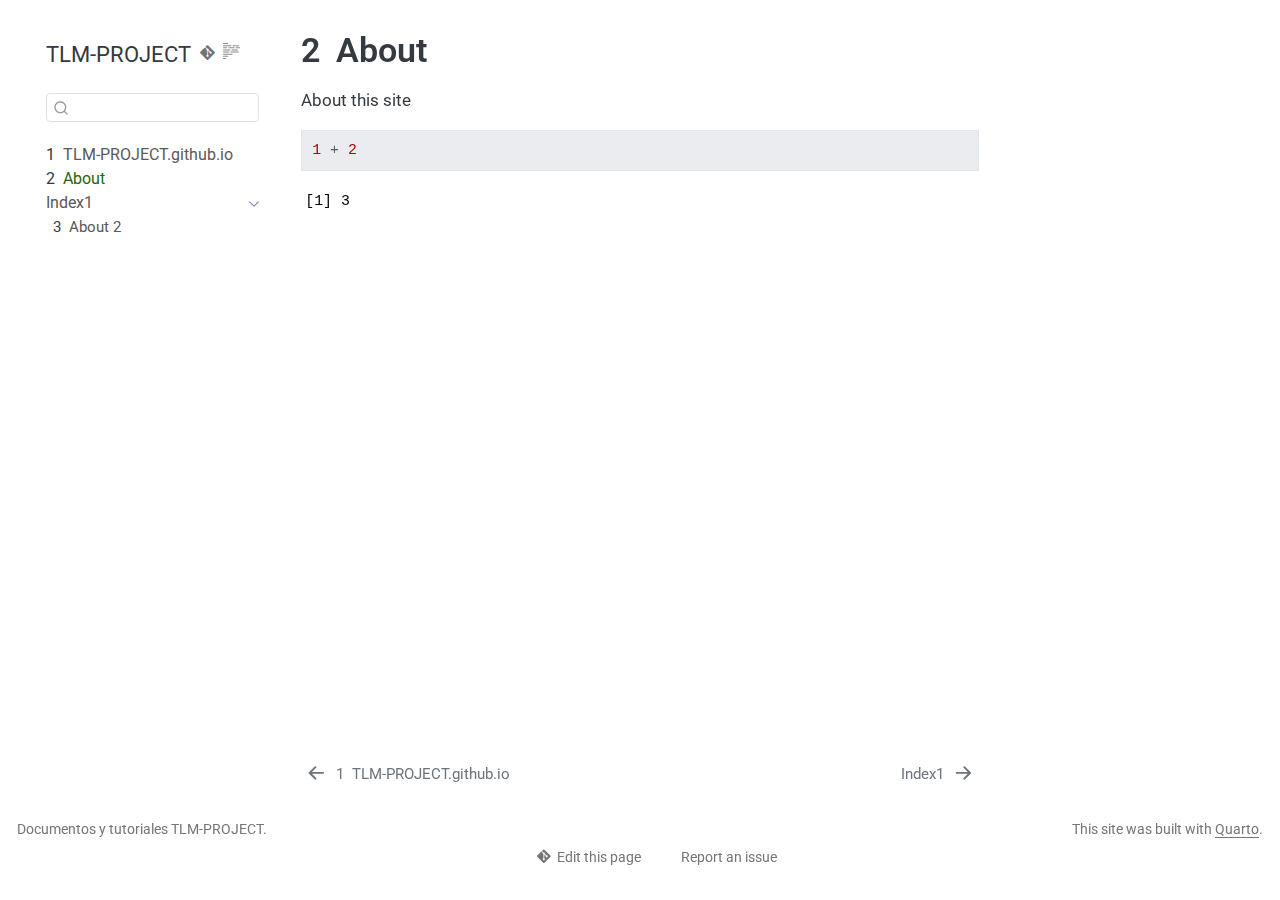
<file: docs/about.html>
<!DOCTYPE html>
<html xmlns="http://www.w3.org/1999/xhtml" lang="en" xml:lang="en"><head>

<meta charset="utf-8">
<meta name="generator" content="quarto-1.8.24">

<meta name="viewport" content="width=device-width, initial-scale=1.0, user-scalable=yes">


<title>2&nbsp; About – TLM-PROJECT</title>
<style>
code{white-space: pre-wrap;}
span.smallcaps{font-variant: small-caps;}
div.columns{display: flex; gap: min(4vw, 1.5em);}
div.column{flex: auto; overflow-x: auto;}
div.hanging-indent{margin-left: 1.5em; text-indent: -1.5em;}
ul.task-list{list-style: none;}
ul.task-list li input[type="checkbox"] {
  width: 0.8em;
  margin: 0 0.8em 0.2em -1em; /* quarto-specific, see https://github.com/quarto-dev/quarto-cli/issues/4556 */ 
  vertical-align: middle;
}
/* CSS for syntax highlighting */
html { -webkit-text-size-adjust: 100%; }
pre > code.sourceCode { white-space: pre; position: relative; }
pre > code.sourceCode > span { display: inline-block; line-height: 1.25; }
pre > code.sourceCode > span:empty { height: 1.2em; }
.sourceCode { overflow: visible; }
code.sourceCode > span { color: inherit; text-decoration: inherit; }
div.sourceCode { margin: 1em 0; }
pre.sourceCode { margin: 0; }
@media screen {
div.sourceCode { overflow: auto; }
}
@media print {
pre > code.sourceCode { white-space: pre-wrap; }
pre > code.sourceCode > span { text-indent: -5em; padding-left: 5em; }
}
pre.numberSource code
  { counter-reset: source-line 0; }
pre.numberSource code > span
  { position: relative; left: -4em; counter-increment: source-line; }
pre.numberSource code > span > a:first-child::before
  { content: counter(source-line);
    position: relative; left: -1em; text-align: right; vertical-align: baseline;
    border: none; display: inline-block;
    -webkit-touch-callout: none; -webkit-user-select: none;
    -khtml-user-select: none; -moz-user-select: none;
    -ms-user-select: none; user-select: none;
    padding: 0 4px; width: 4em;
  }
pre.numberSource { margin-left: 3em;  padding-left: 4px; }
div.sourceCode
  {   }
@media screen {
pre > code.sourceCode > span > a:first-child::before { text-decoration: underline; }
}
</style>


<script src="site_libs/quarto-nav/quarto-nav.js"></script>
<script src="site_libs/quarto-nav/headroom.min.js"></script>
<script src="site_libs/clipboard/clipboard.min.js"></script>
<script src="site_libs/quarto-search/autocomplete.umd.js"></script>
<script src="site_libs/quarto-search/fuse.min.js"></script>
<script src="site_libs/quarto-search/quarto-search.js"></script>
<meta name="quarto:offset" content="./">
<link href="./index1.html" rel="next">
<link href="./index.html" rel="prev">
<link href="./cover.jpg" rel="icon" type="image/jpeg">
<script src="site_libs/quarto-html/quarto.js" type="module"></script>
<script src="site_libs/quarto-html/tabsets/tabsets.js" type="module"></script>
<script src="site_libs/quarto-html/axe/axe-check.js" type="module"></script>
<script src="site_libs/quarto-html/popper.min.js"></script>
<script src="site_libs/quarto-html/tippy.umd.min.js"></script>
<script src="site_libs/quarto-html/anchor.min.js"></script>
<link href="site_libs/quarto-html/tippy.css" rel="stylesheet">
<link href="site_libs/quarto-html/quarto-syntax-highlighting-dc55a5b9e770e841cd82e46aadbfb9b0.css" rel="stylesheet" id="quarto-text-highlighting-styles">
<script src="site_libs/bootstrap/bootstrap.min.js"></script>
<link href="site_libs/bootstrap/bootstrap-icons.css" rel="stylesheet">
<link href="site_libs/bootstrap/bootstrap-f5fb064f7279dc0871081858cdc0188f.min.css" rel="stylesheet" append-hash="true" id="quarto-bootstrap" data-mode="light">
<script id="quarto-search-options" type="application/json">{
  "location": "sidebar",
  "copy-button": false,
  "collapse-after": 3,
  "panel-placement": "start",
  "type": "textbox",
  "limit": 50,
  "keyboard-shortcut": [
    "f",
    "/",
    "s"
  ],
  "show-item-context": false,
  "language": {
    "search-no-results-text": "No results",
    "search-matching-documents-text": "matching documents",
    "search-copy-link-title": "Copy link to search",
    "search-hide-matches-text": "Hide additional matches",
    "search-more-match-text": "more match in this document",
    "search-more-matches-text": "more matches in this document",
    "search-clear-button-title": "Clear",
    "search-text-placeholder": "",
    "search-detached-cancel-button-title": "Cancel",
    "search-submit-button-title": "Submit",
    "search-label": "Search"
  }
}</script>


</head>

<body class="nav-sidebar floating quarto-light">

<div id="quarto-search-results"></div>
  <header id="quarto-header" class="headroom fixed-top">
  <nav class="quarto-secondary-nav">
    <div class="container-fluid d-flex">
      <button type="button" class="quarto-btn-toggle btn" data-bs-toggle="collapse" role="button" data-bs-target=".quarto-sidebar-collapse-item" aria-controls="quarto-sidebar" aria-expanded="false" aria-label="Toggle sidebar navigation" onclick="if (window.quartoToggleHeadroom) { window.quartoToggleHeadroom(); }">
        <i class="bi bi-layout-text-sidebar-reverse"></i>
      </button>
        <nav class="quarto-page-breadcrumbs" aria-label="breadcrumb"><ol class="breadcrumb"><li class="breadcrumb-item"><a href="./about.html"><span class="chapter-number">2</span>&nbsp; <span class="chapter-title">About</span></a></li></ol></nav>
        <a class="flex-grow-1" role="navigation" data-bs-toggle="collapse" data-bs-target=".quarto-sidebar-collapse-item" aria-controls="quarto-sidebar" aria-expanded="false" aria-label="Toggle sidebar navigation" onclick="if (window.quartoToggleHeadroom) { window.quartoToggleHeadroom(); }">      
        </a>
      <button type="button" class="btn quarto-search-button" aria-label="Search" onclick="window.quartoOpenSearch();">
        <i class="bi bi-search"></i>
      </button>
    </div>
  </nav>
</header>
<!-- content -->
<div id="quarto-content" class="quarto-container page-columns page-rows-contents page-layout-article">
<!-- sidebar -->
  <nav id="quarto-sidebar" class="sidebar collapse collapse-horizontal quarto-sidebar-collapse-item sidebar-navigation floating overflow-auto">
    <div class="pt-lg-2 mt-2 text-left sidebar-header sidebar-header-stacked">
      <a href="./index.html" class="sidebar-logo-link">
      </a>
    <div class="sidebar-title mb-0 py-0">
      <a href="./">TLM-PROJECT</a> 
        <div class="sidebar-tools-main">
    <a href="https://tlm-project.github.io/" title="Source Code" class="quarto-navigation-tool px-1" aria-label="Source Code"><i class="bi bi-git"></i></a>
  <a href="" class="quarto-reader-toggle quarto-navigation-tool px-1" onclick="window.quartoToggleReader(); return false;" title="Toggle reader mode">
  <div class="quarto-reader-toggle-btn">
  <i class="bi"></i>
  </div>
</a>
</div>
    </div>
      </div>
        <div class="mt-2 flex-shrink-0 align-items-center">
        <div class="sidebar-search">
        <div id="quarto-search" class="" title="Search"></div>
        </div>
        </div>
    <div class="sidebar-menu-container"> 
    <ul class="list-unstyled mt-1">
        <li class="sidebar-item">
  <div class="sidebar-item-container"> 
  <a href="./index.html" class="sidebar-item-text sidebar-link">
 <span class="menu-text"><span class="chapter-number">1</span>&nbsp; <span class="chapter-title">TLM-PROJECT.github.io</span></span></a>
  </div>
</li>
        <li class="sidebar-item">
  <div class="sidebar-item-container"> 
  <a href="./about.html" class="sidebar-item-text sidebar-link active">
 <span class="menu-text"><span class="chapter-number">2</span>&nbsp; <span class="chapter-title">About</span></span></a>
  </div>
</li>
        <li class="sidebar-item sidebar-item-section">
      <div class="sidebar-item-container"> 
            <a href="./index1.html" class="sidebar-item-text sidebar-link">
 <span class="menu-text">Index1</span></a>
          <a class="sidebar-item-toggle text-start" data-bs-toggle="collapse" data-bs-target="#quarto-sidebar-section-1" role="navigation" aria-expanded="true" aria-label="Toggle section">
            <i class="bi bi-chevron-right ms-2"></i>
          </a> 
      </div>
      <ul id="quarto-sidebar-section-1" class="collapse list-unstyled sidebar-section depth1 show">  
          <li class="sidebar-item">
  <div class="sidebar-item-container"> 
  <a href="./about2.html" class="sidebar-item-text sidebar-link">
 <span class="menu-text"><span class="chapter-number">3</span>&nbsp; <span class="chapter-title">About 2</span></span></a>
  </div>
</li>
      </ul>
  </li>
    </ul>
    </div>
</nav>
<div id="quarto-sidebar-glass" class="quarto-sidebar-collapse-item" data-bs-toggle="collapse" data-bs-target=".quarto-sidebar-collapse-item"></div>
<!-- margin-sidebar -->
    <div id="quarto-margin-sidebar" class="sidebar margin-sidebar zindex-bottom">
        
    </div>
<!-- main -->
<main class="content" id="quarto-document-content">

<header id="title-block-header" class="quarto-title-block default">
<div class="quarto-title">
<h1 class="title"><span class="chapter-number">2</span>&nbsp; <span class="chapter-title">About</span></h1>
</div>



<div class="quarto-title-meta">

    
  
    
  </div>
  


</header>


<p>About this site</p>
<div class="cell">
<div class="code-copy-outer-scaffold"><div class="sourceCode cell-code" id="cb1"><pre class="sourceCode r code-with-copy"><code class="sourceCode r"><span id="cb1-1"><a href="#cb1-1" aria-hidden="true" tabindex="-1"></a><span class="dv">1</span> <span class="sc">+</span> <span class="dv">2</span></span></code></pre></div><button title="Copy to Clipboard" class="code-copy-button"><i class="bi"></i></button></div>
<div class="cell-output cell-output-stdout">
<pre><code>[1] 3</code></pre>
</div>
</div>



</main> <!-- /main -->
<script id="quarto-html-after-body" type="application/javascript">
  window.document.addEventListener("DOMContentLoaded", function (event) {
    const icon = "";
    const anchorJS = new window.AnchorJS();
    anchorJS.options = {
      placement: 'right',
      icon: icon
    };
    anchorJS.add('.anchored');
    const isCodeAnnotation = (el) => {
      for (const clz of el.classList) {
        if (clz.startsWith('code-annotation-')) {                     
          return true;
        }
      }
      return false;
    }
    const onCopySuccess = function(e) {
      // button target
      const button = e.trigger;
      // don't keep focus
      button.blur();
      // flash "checked"
      button.classList.add('code-copy-button-checked');
      var currentTitle = button.getAttribute("title");
      button.setAttribute("title", "Copied!");
      let tooltip;
      if (window.bootstrap) {
        button.setAttribute("data-bs-toggle", "tooltip");
        button.setAttribute("data-bs-placement", "left");
        button.setAttribute("data-bs-title", "Copied!");
        tooltip = new bootstrap.Tooltip(button, 
          { trigger: "manual", 
            customClass: "code-copy-button-tooltip",
            offset: [0, -8]});
        tooltip.show();    
      }
      setTimeout(function() {
        if (tooltip) {
          tooltip.hide();
          button.removeAttribute("data-bs-title");
          button.removeAttribute("data-bs-toggle");
          button.removeAttribute("data-bs-placement");
        }
        button.setAttribute("title", currentTitle);
        button.classList.remove('code-copy-button-checked');
      }, 1000);
      // clear code selection
      e.clearSelection();
    }
    const getTextToCopy = function(trigger) {
      const outerScaffold = trigger.parentElement.cloneNode(true);
      const codeEl = outerScaffold.querySelector('code');
      for (const childEl of codeEl.children) {
        if (isCodeAnnotation(childEl)) {
          childEl.remove();
        }
      }
      return codeEl.innerText;
    }
    const clipboard = new window.ClipboardJS('.code-copy-button:not([data-in-quarto-modal])', {
      text: getTextToCopy
    });
    clipboard.on('success', onCopySuccess);
    if (window.document.getElementById('quarto-embedded-source-code-modal')) {
      const clipboardModal = new window.ClipboardJS('.code-copy-button[data-in-quarto-modal]', {
        text: getTextToCopy,
        container: window.document.getElementById('quarto-embedded-source-code-modal')
      });
      clipboardModal.on('success', onCopySuccess);
    }
      var localhostRegex = new RegExp(/^(?:http|https):\/\/localhost\:?[0-9]*\//);
      var mailtoRegex = new RegExp(/^mailto:/);
        var filterRegex = new RegExp("https:\/\/tlm-project\.github\.io\/");
      var isInternal = (href) => {
          return filterRegex.test(href) || localhostRegex.test(href) || mailtoRegex.test(href);
      }
      // Inspect non-navigation links and adorn them if external
     var links = window.document.querySelectorAll('a[href]:not(.nav-link):not(.navbar-brand):not(.toc-action):not(.sidebar-link):not(.sidebar-item-toggle):not(.pagination-link):not(.no-external):not([aria-hidden]):not(.dropdown-item):not(.quarto-navigation-tool):not(.about-link)');
      for (var i=0; i<links.length; i++) {
        const link = links[i];
        if (!isInternal(link.href)) {
          // undo the damage that might have been done by quarto-nav.js in the case of
          // links that we want to consider external
          if (link.dataset.originalHref !== undefined) {
            link.href = link.dataset.originalHref;
          }
        }
      }
    function tippyHover(el, contentFn, onTriggerFn, onUntriggerFn) {
      const config = {
        allowHTML: true,
        maxWidth: 500,
        delay: 100,
        arrow: false,
        appendTo: function(el) {
            return el.parentElement;
        },
        interactive: true,
        interactiveBorder: 10,
        theme: 'quarto',
        placement: 'bottom-start',
      };
      if (contentFn) {
        config.content = contentFn;
      }
      if (onTriggerFn) {
        config.onTrigger = onTriggerFn;
      }
      if (onUntriggerFn) {
        config.onUntrigger = onUntriggerFn;
      }
      window.tippy(el, config); 
    }
    const noterefs = window.document.querySelectorAll('a[role="doc-noteref"]');
    for (var i=0; i<noterefs.length; i++) {
      const ref = noterefs[i];
      tippyHover(ref, function() {
        // use id or data attribute instead here
        let href = ref.getAttribute('data-footnote-href') || ref.getAttribute('href');
        try { href = new URL(href).hash; } catch {}
        const id = href.replace(/^#\/?/, "");
        const note = window.document.getElementById(id);
        if (note) {
          return note.innerHTML;
        } else {
          return "";
        }
      });
    }
    const xrefs = window.document.querySelectorAll('a.quarto-xref');
    const processXRef = (id, note) => {
      // Strip column container classes
      const stripColumnClz = (el) => {
        el.classList.remove("page-full", "page-columns");
        if (el.children) {
          for (const child of el.children) {
            stripColumnClz(child);
          }
        }
      }
      stripColumnClz(note)
      if (id === null || id.startsWith('sec-')) {
        // Special case sections, only their first couple elements
        const container = document.createElement("div");
        if (note.children && note.children.length > 2) {
          container.appendChild(note.children[0].cloneNode(true));
          for (let i = 1; i < note.children.length; i++) {
            const child = note.children[i];
            if (child.tagName === "P" && child.innerText === "") {
              continue;
            } else {
              container.appendChild(child.cloneNode(true));
              break;
            }
          }
          if (window.Quarto?.typesetMath) {
            window.Quarto.typesetMath(container);
          }
          return container.innerHTML
        } else {
          if (window.Quarto?.typesetMath) {
            window.Quarto.typesetMath(note);
          }
          return note.innerHTML;
        }
      } else {
        // Remove any anchor links if they are present
        const anchorLink = note.querySelector('a.anchorjs-link');
        if (anchorLink) {
          anchorLink.remove();
        }
        if (window.Quarto?.typesetMath) {
          window.Quarto.typesetMath(note);
        }
        if (note.classList.contains("callout")) {
          return note.outerHTML;
        } else {
          return note.innerHTML;
        }
      }
    }
    for (var i=0; i<xrefs.length; i++) {
      const xref = xrefs[i];
      tippyHover(xref, undefined, function(instance) {
        instance.disable();
        let url = xref.getAttribute('href');
        let hash = undefined; 
        if (url.startsWith('#')) {
          hash = url;
        } else {
          try { hash = new URL(url).hash; } catch {}
        }
        if (hash) {
          const id = hash.replace(/^#\/?/, "");
          const note = window.document.getElementById(id);
          if (note !== null) {
            try {
              const html = processXRef(id, note.cloneNode(true));
              instance.setContent(html);
            } finally {
              instance.enable();
              instance.show();
            }
          } else {
            // See if we can fetch this
            fetch(url.split('#')[0])
            .then(res => res.text())
            .then(html => {
              const parser = new DOMParser();
              const htmlDoc = parser.parseFromString(html, "text/html");
              const note = htmlDoc.getElementById(id);
              if (note !== null) {
                const html = processXRef(id, note);
                instance.setContent(html);
              } 
            }).finally(() => {
              instance.enable();
              instance.show();
            });
          }
        } else {
          // See if we can fetch a full url (with no hash to target)
          // This is a special case and we should probably do some content thinning / targeting
          fetch(url)
          .then(res => res.text())
          .then(html => {
            const parser = new DOMParser();
            const htmlDoc = parser.parseFromString(html, "text/html");
            const note = htmlDoc.querySelector('main.content');
            if (note !== null) {
              // This should only happen for chapter cross references
              // (since there is no id in the URL)
              // remove the first header
              if (note.children.length > 0 && note.children[0].tagName === "HEADER") {
                note.children[0].remove();
              }
              const html = processXRef(null, note);
              instance.setContent(html);
            } 
          }).finally(() => {
            instance.enable();
            instance.show();
          });
        }
      }, function(instance) {
      });
    }
        let selectedAnnoteEl;
        const selectorForAnnotation = ( cell, annotation) => {
          let cellAttr = 'data-code-cell="' + cell + '"';
          let lineAttr = 'data-code-annotation="' +  annotation + '"';
          const selector = 'span[' + cellAttr + '][' + lineAttr + ']';
          return selector;
        }
        const selectCodeLines = (annoteEl) => {
          const doc = window.document;
          const targetCell = annoteEl.getAttribute("data-target-cell");
          const targetAnnotation = annoteEl.getAttribute("data-target-annotation");
          const annoteSpan = window.document.querySelector(selectorForAnnotation(targetCell, targetAnnotation));
          const lines = annoteSpan.getAttribute("data-code-lines").split(",");
          const lineIds = lines.map((line) => {
            return targetCell + "-" + line;
          })
          let top = null;
          let height = null;
          let parent = null;
          if (lineIds.length > 0) {
              //compute the position of the single el (top and bottom and make a div)
              const el = window.document.getElementById(lineIds[0]);
              top = el.offsetTop;
              height = el.offsetHeight;
              parent = el.parentElement.parentElement;
            if (lineIds.length > 1) {
              const lastEl = window.document.getElementById(lineIds[lineIds.length - 1]);
              const bottom = lastEl.offsetTop + lastEl.offsetHeight;
              height = bottom - top;
            }
            if (top !== null && height !== null && parent !== null) {
              // cook up a div (if necessary) and position it 
              let div = window.document.getElementById("code-annotation-line-highlight");
              if (div === null) {
                div = window.document.createElement("div");
                div.setAttribute("id", "code-annotation-line-highlight");
                div.style.position = 'absolute';
                parent.appendChild(div);
              }
              div.style.top = top - 2 + "px";
              div.style.height = height + 4 + "px";
              div.style.left = 0;
              let gutterDiv = window.document.getElementById("code-annotation-line-highlight-gutter");
              if (gutterDiv === null) {
                gutterDiv = window.document.createElement("div");
                gutterDiv.setAttribute("id", "code-annotation-line-highlight-gutter");
                gutterDiv.style.position = 'absolute';
                const codeCell = window.document.getElementById(targetCell);
                const gutter = codeCell.querySelector('.code-annotation-gutter');
                gutter.appendChild(gutterDiv);
              }
              gutterDiv.style.top = top - 2 + "px";
              gutterDiv.style.height = height + 4 + "px";
            }
            selectedAnnoteEl = annoteEl;
          }
        };
        const unselectCodeLines = () => {
          const elementsIds = ["code-annotation-line-highlight", "code-annotation-line-highlight-gutter"];
          elementsIds.forEach((elId) => {
            const div = window.document.getElementById(elId);
            if (div) {
              div.remove();
            }
          });
          selectedAnnoteEl = undefined;
        };
          // Handle positioning of the toggle
      window.addEventListener(
        "resize",
        throttle(() => {
          elRect = undefined;
          if (selectedAnnoteEl) {
            selectCodeLines(selectedAnnoteEl);
          }
        }, 10)
      );
      function throttle(fn, ms) {
      let throttle = false;
      let timer;
        return (...args) => {
          if(!throttle) { // first call gets through
              fn.apply(this, args);
              throttle = true;
          } else { // all the others get throttled
              if(timer) clearTimeout(timer); // cancel #2
              timer = setTimeout(() => {
                fn.apply(this, args);
                timer = throttle = false;
              }, ms);
          }
        };
      }
        // Attach click handler to the DT
        const annoteDls = window.document.querySelectorAll('dt[data-target-cell]');
        for (const annoteDlNode of annoteDls) {
          annoteDlNode.addEventListener('click', (event) => {
            const clickedEl = event.target;
            if (clickedEl !== selectedAnnoteEl) {
              unselectCodeLines();
              const activeEl = window.document.querySelector('dt[data-target-cell].code-annotation-active');
              if (activeEl) {
                activeEl.classList.remove('code-annotation-active');
              }
              selectCodeLines(clickedEl);
              clickedEl.classList.add('code-annotation-active');
            } else {
              // Unselect the line
              unselectCodeLines();
              clickedEl.classList.remove('code-annotation-active');
            }
          });
        }
    const findCites = (el) => {
      const parentEl = el.parentElement;
      if (parentEl) {
        const cites = parentEl.dataset.cites;
        if (cites) {
          return {
            el,
            cites: cites.split(' ')
          };
        } else {
          return findCites(el.parentElement)
        }
      } else {
        return undefined;
      }
    };
    var bibliorefs = window.document.querySelectorAll('a[role="doc-biblioref"]');
    for (var i=0; i<bibliorefs.length; i++) {
      const ref = bibliorefs[i];
      const citeInfo = findCites(ref);
      if (citeInfo) {
        tippyHover(citeInfo.el, function() {
          var popup = window.document.createElement('div');
          citeInfo.cites.forEach(function(cite) {
            var citeDiv = window.document.createElement('div');
            citeDiv.classList.add('hanging-indent');
            citeDiv.classList.add('csl-entry');
            var biblioDiv = window.document.getElementById('ref-' + cite);
            if (biblioDiv) {
              citeDiv.innerHTML = biblioDiv.innerHTML;
            }
            popup.appendChild(citeDiv);
          });
          return popup.innerHTML;
        });
      }
    }
  });
  </script>
<nav class="page-navigation">
  <div class="nav-page nav-page-previous">
      <a href="./index.html" class="pagination-link" aria-label="TLM-PROJECT.github.io">
        <i class="bi bi-arrow-left-short"></i> <span class="nav-page-text"><span class="chapter-number">1</span>&nbsp; <span class="chapter-title">TLM-PROJECT.github.io</span></span>
      </a>          
  </div>
  <div class="nav-page nav-page-next">
      <a href="./index1.html" class="pagination-link" aria-label="Index1">
        <span class="nav-page-text">Index1</span> <i class="bi bi-arrow-right-short"></i>
      </a>
  </div>
</nav>
</div> <!-- /content -->
<footer class="footer">
  <div class="nav-footer">
    <div class="nav-footer-left">
<p>Documentos y tutoriales TLM-PROJECT.</p>
</div>   
    <div class="nav-footer-center">
      &nbsp;
    <div class="toc-actions"><ul><li><a href="https://tlm-project.github.io/edit/main/about.qmd" class="toc-action"><i class="bi bi-git"></i>Edit this page</a></li><li><a href="https://tlm-project.github.io/issues/new" class="toc-action"><i class="bi empty"></i>Report an issue</a></li></ul></div></div>
    <div class="nav-footer-right">
<p>This site was built with <a href="https://quarto.org/">Quarto</a>.</p>
</div>
  </div>
</footer>




</body></html>
</file>
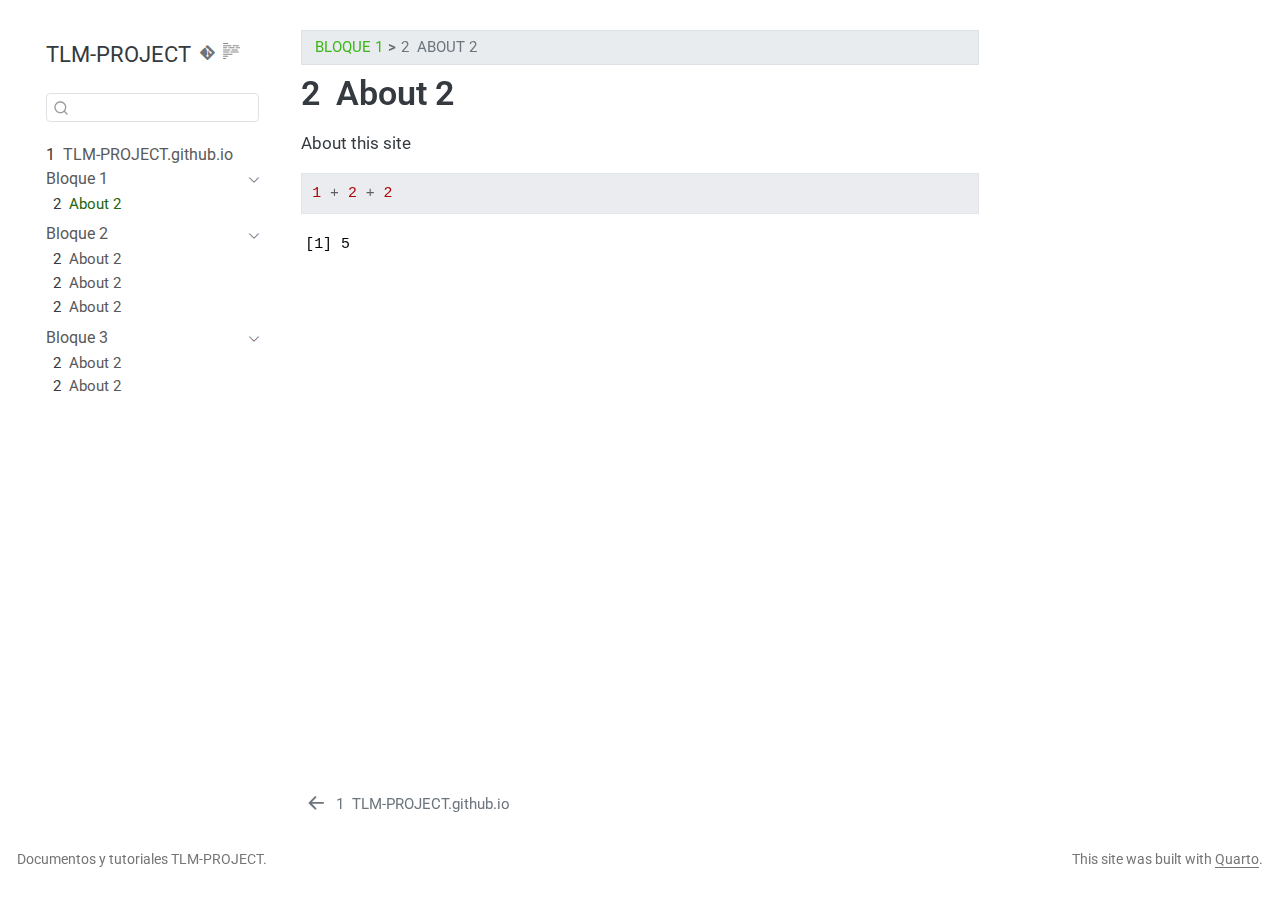
<file: docs/about2.html>
<!DOCTYPE html>
<html xmlns="http://www.w3.org/1999/xhtml" lang="en" xml:lang="en"><head>

<meta charset="utf-8">
<meta name="generator" content="quarto-1.8.24">

<meta name="viewport" content="width=device-width, initial-scale=1.0, user-scalable=yes">


<title>2&nbsp; About 2 – TLM-PROJECT</title>
<style>
code{white-space: pre-wrap;}
span.smallcaps{font-variant: small-caps;}
div.columns{display: flex; gap: min(4vw, 1.5em);}
div.column{flex: auto; overflow-x: auto;}
div.hanging-indent{margin-left: 1.5em; text-indent: -1.5em;}
ul.task-list{list-style: none;}
ul.task-list li input[type="checkbox"] {
  width: 0.8em;
  margin: 0 0.8em 0.2em -1em; /* quarto-specific, see https://github.com/quarto-dev/quarto-cli/issues/4556 */ 
  vertical-align: middle;
}
/* CSS for syntax highlighting */
html { -webkit-text-size-adjust: 100%; }
pre > code.sourceCode { white-space: pre; position: relative; }
pre > code.sourceCode > span { display: inline-block; line-height: 1.25; }
pre > code.sourceCode > span:empty { height: 1.2em; }
.sourceCode { overflow: visible; }
code.sourceCode > span { color: inherit; text-decoration: inherit; }
div.sourceCode { margin: 1em 0; }
pre.sourceCode { margin: 0; }
@media screen {
div.sourceCode { overflow: auto; }
}
@media print {
pre > code.sourceCode { white-space: pre-wrap; }
pre > code.sourceCode > span { text-indent: -5em; padding-left: 5em; }
}
pre.numberSource code
  { counter-reset: source-line 0; }
pre.numberSource code > span
  { position: relative; left: -4em; counter-increment: source-line; }
pre.numberSource code > span > a:first-child::before
  { content: counter(source-line);
    position: relative; left: -1em; text-align: right; vertical-align: baseline;
    border: none; display: inline-block;
    -webkit-touch-callout: none; -webkit-user-select: none;
    -khtml-user-select: none; -moz-user-select: none;
    -ms-user-select: none; user-select: none;
    padding: 0 4px; width: 4em;
  }
pre.numberSource { margin-left: 3em;  padding-left: 4px; }
div.sourceCode
  {   }
@media screen {
pre > code.sourceCode > span > a:first-child::before { text-decoration: underline; }
}
</style>


<script src="site_libs/quarto-nav/quarto-nav.js"></script>
<script src="site_libs/quarto-nav/headroom.min.js"></script>
<script src="site_libs/clipboard/clipboard.min.js"></script>
<script src="site_libs/quarto-search/autocomplete.umd.js"></script>
<script src="site_libs/quarto-search/fuse.min.js"></script>
<script src="site_libs/quarto-search/quarto-search.js"></script>
<meta name="quarto:offset" content="./">
<link href="./index.html" rel="prev">
<link href="./cover.jpg" rel="icon" type="image/jpeg">
<script src="site_libs/quarto-html/quarto.js" type="module"></script>
<script src="site_libs/quarto-html/tabsets/tabsets.js" type="module"></script>
<script src="site_libs/quarto-html/axe/axe-check.js" type="module"></script>
<script src="site_libs/quarto-html/popper.min.js"></script>
<script src="site_libs/quarto-html/tippy.umd.min.js"></script>
<script src="site_libs/quarto-html/anchor.min.js"></script>
<link href="site_libs/quarto-html/tippy.css" rel="stylesheet">
<link href="site_libs/quarto-html/quarto-syntax-highlighting-dc55a5b9e770e841cd82e46aadbfb9b0.css" rel="stylesheet" id="quarto-text-highlighting-styles">
<script src="site_libs/bootstrap/bootstrap.min.js"></script>
<link href="site_libs/bootstrap/bootstrap-icons.css" rel="stylesheet">
<link href="site_libs/bootstrap/bootstrap-f5fb064f7279dc0871081858cdc0188f.min.css" rel="stylesheet" append-hash="true" id="quarto-bootstrap" data-mode="light">
<script id="quarto-search-options" type="application/json">{
  "location": "sidebar",
  "copy-button": false,
  "collapse-after": 3,
  "panel-placement": "start",
  "type": "textbox",
  "limit": 50,
  "keyboard-shortcut": [
    "f",
    "/",
    "s"
  ],
  "show-item-context": false,
  "language": {
    "search-no-results-text": "No results",
    "search-matching-documents-text": "matching documents",
    "search-copy-link-title": "Copy link to search",
    "search-hide-matches-text": "Hide additional matches",
    "search-more-match-text": "more match in this document",
    "search-more-matches-text": "more matches in this document",
    "search-clear-button-title": "Clear",
    "search-text-placeholder": "",
    "search-detached-cancel-button-title": "Cancel",
    "search-submit-button-title": "Submit",
    "search-label": "Search"
  }
}</script>


</head>

<body class="nav-sidebar floating quarto-light">

<div id="quarto-search-results"></div>
  <header id="quarto-header" class="headroom fixed-top">
  <nav class="quarto-secondary-nav">
    <div class="container-fluid d-flex">
      <button type="button" class="quarto-btn-toggle btn" data-bs-toggle="collapse" role="button" data-bs-target=".quarto-sidebar-collapse-item" aria-controls="quarto-sidebar" aria-expanded="false" aria-label="Toggle sidebar navigation" onclick="if (window.quartoToggleHeadroom) { window.quartoToggleHeadroom(); }">
        <i class="bi bi-layout-text-sidebar-reverse"></i>
      </button>
        <nav class="quarto-page-breadcrumbs" aria-label="breadcrumb"><ol class="breadcrumb"><li class="breadcrumb-item"><a href="./about2.html">Bloque 1</a></li><li class="breadcrumb-item"><a href="./about2.html"><span class="chapter-number">2</span>&nbsp; <span class="chapter-title">About 2</span></a></li></ol></nav>
        <a class="flex-grow-1" role="navigation" data-bs-toggle="collapse" data-bs-target=".quarto-sidebar-collapse-item" aria-controls="quarto-sidebar" aria-expanded="false" aria-label="Toggle sidebar navigation" onclick="if (window.quartoToggleHeadroom) { window.quartoToggleHeadroom(); }">      
        </a>
      <button type="button" class="btn quarto-search-button" aria-label="Search" onclick="window.quartoOpenSearch();">
        <i class="bi bi-search"></i>
      </button>
    </div>
  </nav>
</header>
<!-- content -->
<div id="quarto-content" class="quarto-container page-columns page-rows-contents page-layout-article">
<!-- sidebar -->
  <nav id="quarto-sidebar" class="sidebar collapse collapse-horizontal quarto-sidebar-collapse-item sidebar-navigation floating overflow-auto">
    <div class="pt-lg-2 mt-2 text-left sidebar-header sidebar-header-stacked">
      <a href="./index.html" class="sidebar-logo-link">
      </a>
    <div class="sidebar-title mb-0 py-0">
      <a href="./">TLM-PROJECT</a> 
        <div class="sidebar-tools-main">
    <a href="https://tlm-project.github.io/" title="Source Code" class="quarto-navigation-tool px-1" aria-label="Source Code"><i class="bi bi-git"></i></a>
  <a href="" class="quarto-reader-toggle quarto-navigation-tool px-1" onclick="window.quartoToggleReader(); return false;" title="Toggle reader mode">
  <div class="quarto-reader-toggle-btn">
  <i class="bi"></i>
  </div>
</a>
</div>
    </div>
      </div>
        <div class="mt-2 flex-shrink-0 align-items-center">
        <div class="sidebar-search">
        <div id="quarto-search" class="" title="Search"></div>
        </div>
        </div>
    <div class="sidebar-menu-container"> 
    <ul class="list-unstyled mt-1">
        <li class="sidebar-item">
  <div class="sidebar-item-container"> 
  <a href="./index.html" class="sidebar-item-text sidebar-link">
 <span class="menu-text"><span class="chapter-number">1</span>&nbsp; <span class="chapter-title">TLM-PROJECT.github.io</span></span></a>
  </div>
</li>
        <li class="sidebar-item sidebar-item-section">
      <div class="sidebar-item-container"> 
            <a class="sidebar-item-text sidebar-link text-start" data-bs-toggle="collapse" data-bs-target="#quarto-sidebar-section-1" role="navigation" aria-expanded="true">
 <span class="menu-text">Bloque 1</span></a>
          <a class="sidebar-item-toggle text-start" data-bs-toggle="collapse" data-bs-target="#quarto-sidebar-section-1" role="navigation" aria-expanded="true" aria-label="Toggle section">
            <i class="bi bi-chevron-right ms-2"></i>
          </a> 
      </div>
      <ul id="quarto-sidebar-section-1" class="collapse list-unstyled sidebar-section depth1 show">  
          <li class="sidebar-item">
  <div class="sidebar-item-container"> 
  <a href="./about2.html" class="sidebar-item-text sidebar-link active">
 <span class="menu-text"><span class="chapter-number">2</span>&nbsp; <span class="chapter-title">About 2</span></span></a>
  </div>
</li>
      </ul>
  </li>
        <li class="sidebar-item sidebar-item-section">
      <div class="sidebar-item-container"> 
            <a class="sidebar-item-text sidebar-link text-start" data-bs-toggle="collapse" data-bs-target="#quarto-sidebar-section-2" role="navigation" aria-expanded="true">
 <span class="menu-text">Bloque 2</span></a>
          <a class="sidebar-item-toggle text-start" data-bs-toggle="collapse" data-bs-target="#quarto-sidebar-section-2" role="navigation" aria-expanded="true" aria-label="Toggle section">
            <i class="bi bi-chevron-right ms-2"></i>
          </a> 
      </div>
      <ul id="quarto-sidebar-section-2" class="collapse list-unstyled sidebar-section depth1 show">  
          <li class="sidebar-item">
  <div class="sidebar-item-container"> 
  <a href="./about2.html" class="sidebar-item-text sidebar-link">
 <span class="menu-text"><span class="chapter-number">2</span>&nbsp; <span class="chapter-title">About 2</span></span></a>
  </div>
</li>
          <li class="sidebar-item">
  <div class="sidebar-item-container"> 
  <a href="./about2.html" class="sidebar-item-text sidebar-link">
 <span class="menu-text"><span class="chapter-number">2</span>&nbsp; <span class="chapter-title">About 2</span></span></a>
  </div>
</li>
          <li class="sidebar-item">
  <div class="sidebar-item-container"> 
  <a href="./about2.html" class="sidebar-item-text sidebar-link">
 <span class="menu-text"><span class="chapter-number">2</span>&nbsp; <span class="chapter-title">About 2</span></span></a>
  </div>
</li>
      </ul>
  </li>
        <li class="sidebar-item sidebar-item-section">
      <div class="sidebar-item-container"> 
            <a class="sidebar-item-text sidebar-link text-start" data-bs-toggle="collapse" data-bs-target="#quarto-sidebar-section-3" role="navigation" aria-expanded="true">
 <span class="menu-text">Bloque 3</span></a>
          <a class="sidebar-item-toggle text-start" data-bs-toggle="collapse" data-bs-target="#quarto-sidebar-section-3" role="navigation" aria-expanded="true" aria-label="Toggle section">
            <i class="bi bi-chevron-right ms-2"></i>
          </a> 
      </div>
      <ul id="quarto-sidebar-section-3" class="collapse list-unstyled sidebar-section depth1 show">  
          <li class="sidebar-item">
  <div class="sidebar-item-container"> 
  <a href="./about2.html" class="sidebar-item-text sidebar-link">
 <span class="menu-text"><span class="chapter-number">2</span>&nbsp; <span class="chapter-title">About 2</span></span></a>
  </div>
</li>
          <li class="sidebar-item">
  <div class="sidebar-item-container"> 
  <a href="./about2.html" class="sidebar-item-text sidebar-link">
 <span class="menu-text"><span class="chapter-number">2</span>&nbsp; <span class="chapter-title">About 2</span></span></a>
  </div>
</li>
      </ul>
  </li>
    </ul>
    </div>
</nav>
<div id="quarto-sidebar-glass" class="quarto-sidebar-collapse-item" data-bs-toggle="collapse" data-bs-target=".quarto-sidebar-collapse-item"></div>
<!-- margin-sidebar -->
    <div id="quarto-margin-sidebar" class="sidebar margin-sidebar zindex-bottom">
        
    </div>
<!-- main -->
<main class="content" id="quarto-document-content">

<header id="title-block-header" class="quarto-title-block default"><nav class="quarto-page-breadcrumbs quarto-title-breadcrumbs d-none d-lg-block" aria-label="breadcrumb"><ol class="breadcrumb"><li class="breadcrumb-item"><a href="./about2.html">Bloque 1</a></li><li class="breadcrumb-item"><a href="./about2.html"><span class="chapter-number">2</span>&nbsp; <span class="chapter-title">About 2</span></a></li></ol></nav>
<div class="quarto-title">
<h1 class="title"><span class="chapter-number">2</span>&nbsp; <span class="chapter-title">About 2</span></h1>
</div>



<div class="quarto-title-meta">

    
  
    
  </div>
  


</header>


<p>About this site</p>
<div class="cell">
<div class="code-copy-outer-scaffold"><div class="sourceCode cell-code" id="cb1"><pre class="sourceCode r code-with-copy"><code class="sourceCode r"><span id="cb1-1"><a href="#cb1-1" aria-hidden="true" tabindex="-1"></a><span class="dv">1</span> <span class="sc">+</span> <span class="dv">2</span> <span class="sc">+</span> <span class="dv">2</span></span></code></pre></div><button title="Copy to Clipboard" class="code-copy-button"><i class="bi"></i></button></div>
<div class="cell-output cell-output-stdout">
<pre><code>[1] 5</code></pre>
</div>
</div>



</main> <!-- /main -->
<script id="quarto-html-after-body" type="application/javascript">
  window.document.addEventListener("DOMContentLoaded", function (event) {
    const icon = "";
    const anchorJS = new window.AnchorJS();
    anchorJS.options = {
      placement: 'right',
      icon: icon
    };
    anchorJS.add('.anchored');
    const isCodeAnnotation = (el) => {
      for (const clz of el.classList) {
        if (clz.startsWith('code-annotation-')) {                     
          return true;
        }
      }
      return false;
    }
    const onCopySuccess = function(e) {
      // button target
      const button = e.trigger;
      // don't keep focus
      button.blur();
      // flash "checked"
      button.classList.add('code-copy-button-checked');
      var currentTitle = button.getAttribute("title");
      button.setAttribute("title", "Copied!");
      let tooltip;
      if (window.bootstrap) {
        button.setAttribute("data-bs-toggle", "tooltip");
        button.setAttribute("data-bs-placement", "left");
        button.setAttribute("data-bs-title", "Copied!");
        tooltip = new bootstrap.Tooltip(button, 
          { trigger: "manual", 
            customClass: "code-copy-button-tooltip",
            offset: [0, -8]});
        tooltip.show();    
      }
      setTimeout(function() {
        if (tooltip) {
          tooltip.hide();
          button.removeAttribute("data-bs-title");
          button.removeAttribute("data-bs-toggle");
          button.removeAttribute("data-bs-placement");
        }
        button.setAttribute("title", currentTitle);
        button.classList.remove('code-copy-button-checked');
      }, 1000);
      // clear code selection
      e.clearSelection();
    }
    const getTextToCopy = function(trigger) {
      const outerScaffold = trigger.parentElement.cloneNode(true);
      const codeEl = outerScaffold.querySelector('code');
      for (const childEl of codeEl.children) {
        if (isCodeAnnotation(childEl)) {
          childEl.remove();
        }
      }
      return codeEl.innerText;
    }
    const clipboard = new window.ClipboardJS('.code-copy-button:not([data-in-quarto-modal])', {
      text: getTextToCopy
    });
    clipboard.on('success', onCopySuccess);
    if (window.document.getElementById('quarto-embedded-source-code-modal')) {
      const clipboardModal = new window.ClipboardJS('.code-copy-button[data-in-quarto-modal]', {
        text: getTextToCopy,
        container: window.document.getElementById('quarto-embedded-source-code-modal')
      });
      clipboardModal.on('success', onCopySuccess);
    }
      var localhostRegex = new RegExp(/^(?:http|https):\/\/localhost\:?[0-9]*\//);
      var mailtoRegex = new RegExp(/^mailto:/);
        var filterRegex = new RegExp("https:\/\/tlm-project\.github\.io\/");
      var isInternal = (href) => {
          return filterRegex.test(href) || localhostRegex.test(href) || mailtoRegex.test(href);
      }
      // Inspect non-navigation links and adorn them if external
     var links = window.document.querySelectorAll('a[href]:not(.nav-link):not(.navbar-brand):not(.toc-action):not(.sidebar-link):not(.sidebar-item-toggle):not(.pagination-link):not(.no-external):not([aria-hidden]):not(.dropdown-item):not(.quarto-navigation-tool):not(.about-link)');
      for (var i=0; i<links.length; i++) {
        const link = links[i];
        if (!isInternal(link.href)) {
          // undo the damage that might have been done by quarto-nav.js in the case of
          // links that we want to consider external
          if (link.dataset.originalHref !== undefined) {
            link.href = link.dataset.originalHref;
          }
        }
      }
    function tippyHover(el, contentFn, onTriggerFn, onUntriggerFn) {
      const config = {
        allowHTML: true,
        maxWidth: 500,
        delay: 100,
        arrow: false,
        appendTo: function(el) {
            return el.parentElement;
        },
        interactive: true,
        interactiveBorder: 10,
        theme: 'quarto',
        placement: 'bottom-start',
      };
      if (contentFn) {
        config.content = contentFn;
      }
      if (onTriggerFn) {
        config.onTrigger = onTriggerFn;
      }
      if (onUntriggerFn) {
        config.onUntrigger = onUntriggerFn;
      }
      window.tippy(el, config); 
    }
    const noterefs = window.document.querySelectorAll('a[role="doc-noteref"]');
    for (var i=0; i<noterefs.length; i++) {
      const ref = noterefs[i];
      tippyHover(ref, function() {
        // use id or data attribute instead here
        let href = ref.getAttribute('data-footnote-href') || ref.getAttribute('href');
        try { href = new URL(href).hash; } catch {}
        const id = href.replace(/^#\/?/, "");
        const note = window.document.getElementById(id);
        if (note) {
          return note.innerHTML;
        } else {
          return "";
        }
      });
    }
    const xrefs = window.document.querySelectorAll('a.quarto-xref');
    const processXRef = (id, note) => {
      // Strip column container classes
      const stripColumnClz = (el) => {
        el.classList.remove("page-full", "page-columns");
        if (el.children) {
          for (const child of el.children) {
            stripColumnClz(child);
          }
        }
      }
      stripColumnClz(note)
      if (id === null || id.startsWith('sec-')) {
        // Special case sections, only their first couple elements
        const container = document.createElement("div");
        if (note.children && note.children.length > 2) {
          container.appendChild(note.children[0].cloneNode(true));
          for (let i = 1; i < note.children.length; i++) {
            const child = note.children[i];
            if (child.tagName === "P" && child.innerText === "") {
              continue;
            } else {
              container.appendChild(child.cloneNode(true));
              break;
            }
          }
          if (window.Quarto?.typesetMath) {
            window.Quarto.typesetMath(container);
          }
          return container.innerHTML
        } else {
          if (window.Quarto?.typesetMath) {
            window.Quarto.typesetMath(note);
          }
          return note.innerHTML;
        }
      } else {
        // Remove any anchor links if they are present
        const anchorLink = note.querySelector('a.anchorjs-link');
        if (anchorLink) {
          anchorLink.remove();
        }
        if (window.Quarto?.typesetMath) {
          window.Quarto.typesetMath(note);
        }
        if (note.classList.contains("callout")) {
          return note.outerHTML;
        } else {
          return note.innerHTML;
        }
      }
    }
    for (var i=0; i<xrefs.length; i++) {
      const xref = xrefs[i];
      tippyHover(xref, undefined, function(instance) {
        instance.disable();
        let url = xref.getAttribute('href');
        let hash = undefined; 
        if (url.startsWith('#')) {
          hash = url;
        } else {
          try { hash = new URL(url).hash; } catch {}
        }
        if (hash) {
          const id = hash.replace(/^#\/?/, "");
          const note = window.document.getElementById(id);
          if (note !== null) {
            try {
              const html = processXRef(id, note.cloneNode(true));
              instance.setContent(html);
            } finally {
              instance.enable();
              instance.show();
            }
          } else {
            // See if we can fetch this
            fetch(url.split('#')[0])
            .then(res => res.text())
            .then(html => {
              const parser = new DOMParser();
              const htmlDoc = parser.parseFromString(html, "text/html");
              const note = htmlDoc.getElementById(id);
              if (note !== null) {
                const html = processXRef(id, note);
                instance.setContent(html);
              } 
            }).finally(() => {
              instance.enable();
              instance.show();
            });
          }
        } else {
          // See if we can fetch a full url (with no hash to target)
          // This is a special case and we should probably do some content thinning / targeting
          fetch(url)
          .then(res => res.text())
          .then(html => {
            const parser = new DOMParser();
            const htmlDoc = parser.parseFromString(html, "text/html");
            const note = htmlDoc.querySelector('main.content');
            if (note !== null) {
              // This should only happen for chapter cross references
              // (since there is no id in the URL)
              // remove the first header
              if (note.children.length > 0 && note.children[0].tagName === "HEADER") {
                note.children[0].remove();
              }
              const html = processXRef(null, note);
              instance.setContent(html);
            } 
          }).finally(() => {
            instance.enable();
            instance.show();
          });
        }
      }, function(instance) {
      });
    }
        let selectedAnnoteEl;
        const selectorForAnnotation = ( cell, annotation) => {
          let cellAttr = 'data-code-cell="' + cell + '"';
          let lineAttr = 'data-code-annotation="' +  annotation + '"';
          const selector = 'span[' + cellAttr + '][' + lineAttr + ']';
          return selector;
        }
        const selectCodeLines = (annoteEl) => {
          const doc = window.document;
          const targetCell = annoteEl.getAttribute("data-target-cell");
          const targetAnnotation = annoteEl.getAttribute("data-target-annotation");
          const annoteSpan = window.document.querySelector(selectorForAnnotation(targetCell, targetAnnotation));
          const lines = annoteSpan.getAttribute("data-code-lines").split(",");
          const lineIds = lines.map((line) => {
            return targetCell + "-" + line;
          })
          let top = null;
          let height = null;
          let parent = null;
          if (lineIds.length > 0) {
              //compute the position of the single el (top and bottom and make a div)
              const el = window.document.getElementById(lineIds[0]);
              top = el.offsetTop;
              height = el.offsetHeight;
              parent = el.parentElement.parentElement;
            if (lineIds.length > 1) {
              const lastEl = window.document.getElementById(lineIds[lineIds.length - 1]);
              const bottom = lastEl.offsetTop + lastEl.offsetHeight;
              height = bottom - top;
            }
            if (top !== null && height !== null && parent !== null) {
              // cook up a div (if necessary) and position it 
              let div = window.document.getElementById("code-annotation-line-highlight");
              if (div === null) {
                div = window.document.createElement("div");
                div.setAttribute("id", "code-annotation-line-highlight");
                div.style.position = 'absolute';
                parent.appendChild(div);
              }
              div.style.top = top - 2 + "px";
              div.style.height = height + 4 + "px";
              div.style.left = 0;
              let gutterDiv = window.document.getElementById("code-annotation-line-highlight-gutter");
              if (gutterDiv === null) {
                gutterDiv = window.document.createElement("div");
                gutterDiv.setAttribute("id", "code-annotation-line-highlight-gutter");
                gutterDiv.style.position = 'absolute';
                const codeCell = window.document.getElementById(targetCell);
                const gutter = codeCell.querySelector('.code-annotation-gutter');
                gutter.appendChild(gutterDiv);
              }
              gutterDiv.style.top = top - 2 + "px";
              gutterDiv.style.height = height + 4 + "px";
            }
            selectedAnnoteEl = annoteEl;
          }
        };
        const unselectCodeLines = () => {
          const elementsIds = ["code-annotation-line-highlight", "code-annotation-line-highlight-gutter"];
          elementsIds.forEach((elId) => {
            const div = window.document.getElementById(elId);
            if (div) {
              div.remove();
            }
          });
          selectedAnnoteEl = undefined;
        };
          // Handle positioning of the toggle
      window.addEventListener(
        "resize",
        throttle(() => {
          elRect = undefined;
          if (selectedAnnoteEl) {
            selectCodeLines(selectedAnnoteEl);
          }
        }, 10)
      );
      function throttle(fn, ms) {
      let throttle = false;
      let timer;
        return (...args) => {
          if(!throttle) { // first call gets through
              fn.apply(this, args);
              throttle = true;
          } else { // all the others get throttled
              if(timer) clearTimeout(timer); // cancel #2
              timer = setTimeout(() => {
                fn.apply(this, args);
                timer = throttle = false;
              }, ms);
          }
        };
      }
        // Attach click handler to the DT
        const annoteDls = window.document.querySelectorAll('dt[data-target-cell]');
        for (const annoteDlNode of annoteDls) {
          annoteDlNode.addEventListener('click', (event) => {
            const clickedEl = event.target;
            if (clickedEl !== selectedAnnoteEl) {
              unselectCodeLines();
              const activeEl = window.document.querySelector('dt[data-target-cell].code-annotation-active');
              if (activeEl) {
                activeEl.classList.remove('code-annotation-active');
              }
              selectCodeLines(clickedEl);
              clickedEl.classList.add('code-annotation-active');
            } else {
              // Unselect the line
              unselectCodeLines();
              clickedEl.classList.remove('code-annotation-active');
            }
          });
        }
    const findCites = (el) => {
      const parentEl = el.parentElement;
      if (parentEl) {
        const cites = parentEl.dataset.cites;
        if (cites) {
          return {
            el,
            cites: cites.split(' ')
          };
        } else {
          return findCites(el.parentElement)
        }
      } else {
        return undefined;
      }
    };
    var bibliorefs = window.document.querySelectorAll('a[role="doc-biblioref"]');
    for (var i=0; i<bibliorefs.length; i++) {
      const ref = bibliorefs[i];
      const citeInfo = findCites(ref);
      if (citeInfo) {
        tippyHover(citeInfo.el, function() {
          var popup = window.document.createElement('div');
          citeInfo.cites.forEach(function(cite) {
            var citeDiv = window.document.createElement('div');
            citeDiv.classList.add('hanging-indent');
            citeDiv.classList.add('csl-entry');
            var biblioDiv = window.document.getElementById('ref-' + cite);
            if (biblioDiv) {
              citeDiv.innerHTML = biblioDiv.innerHTML;
            }
            popup.appendChild(citeDiv);
          });
          return popup.innerHTML;
        });
      }
    }
  });
  </script>
<nav class="page-navigation">
  <div class="nav-page nav-page-previous">
      <a href="./index.html" class="pagination-link" aria-label="TLM-PROJECT.github.io">
        <i class="bi bi-arrow-left-short"></i> <span class="nav-page-text"><span class="chapter-number">1</span>&nbsp; <span class="chapter-title">TLM-PROJECT.github.io</span></span>
      </a>          
  </div>
  <div class="nav-page nav-page-next">
  </div>
</nav>
</div> <!-- /content -->
<footer class="footer">
  <div class="nav-footer">
    <div class="nav-footer-left">
<p>Documentos y tutoriales TLM-PROJECT.</p>
</div>   
    <div class="nav-footer-center">
      &nbsp;
    </div>
    <div class="nav-footer-right">
<p>This site was built with <a href="https://quarto.org/">Quarto</a>.</p>
</div>
  </div>
</footer>




</body></html>
</file>
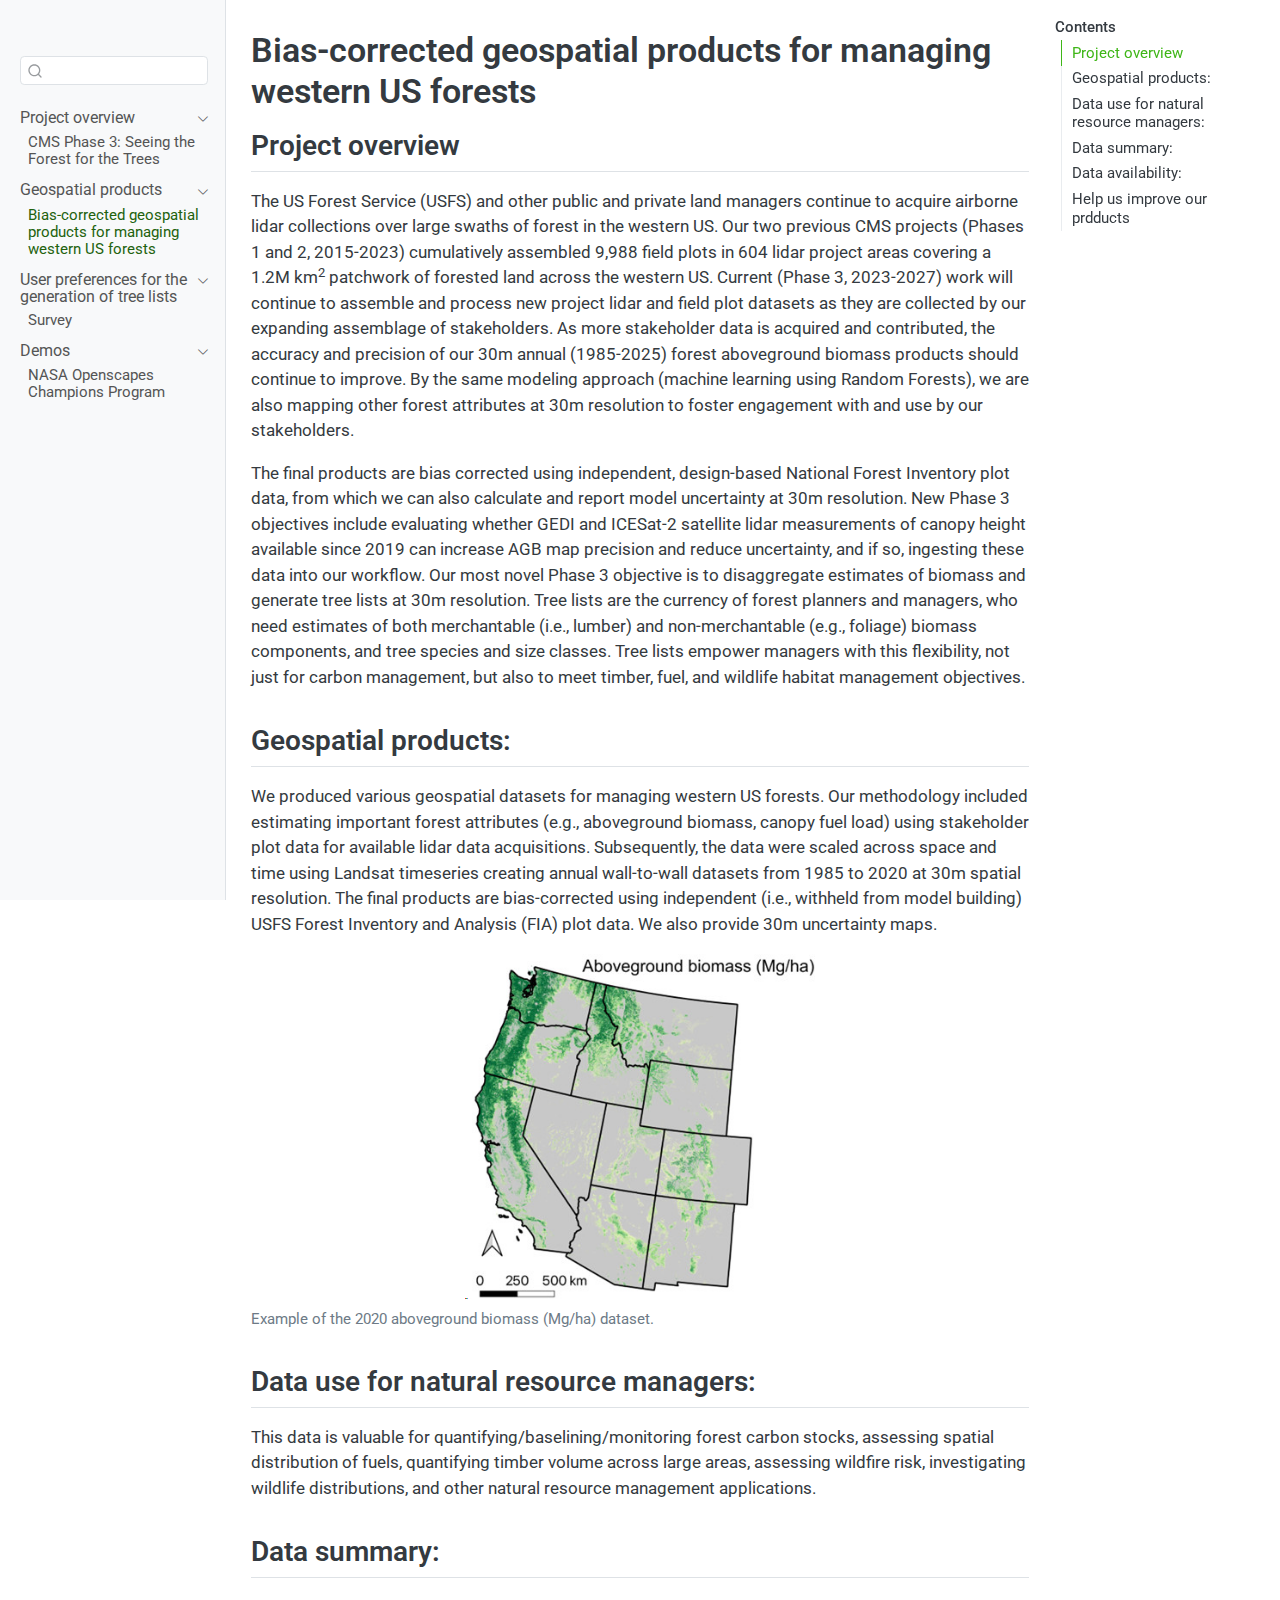
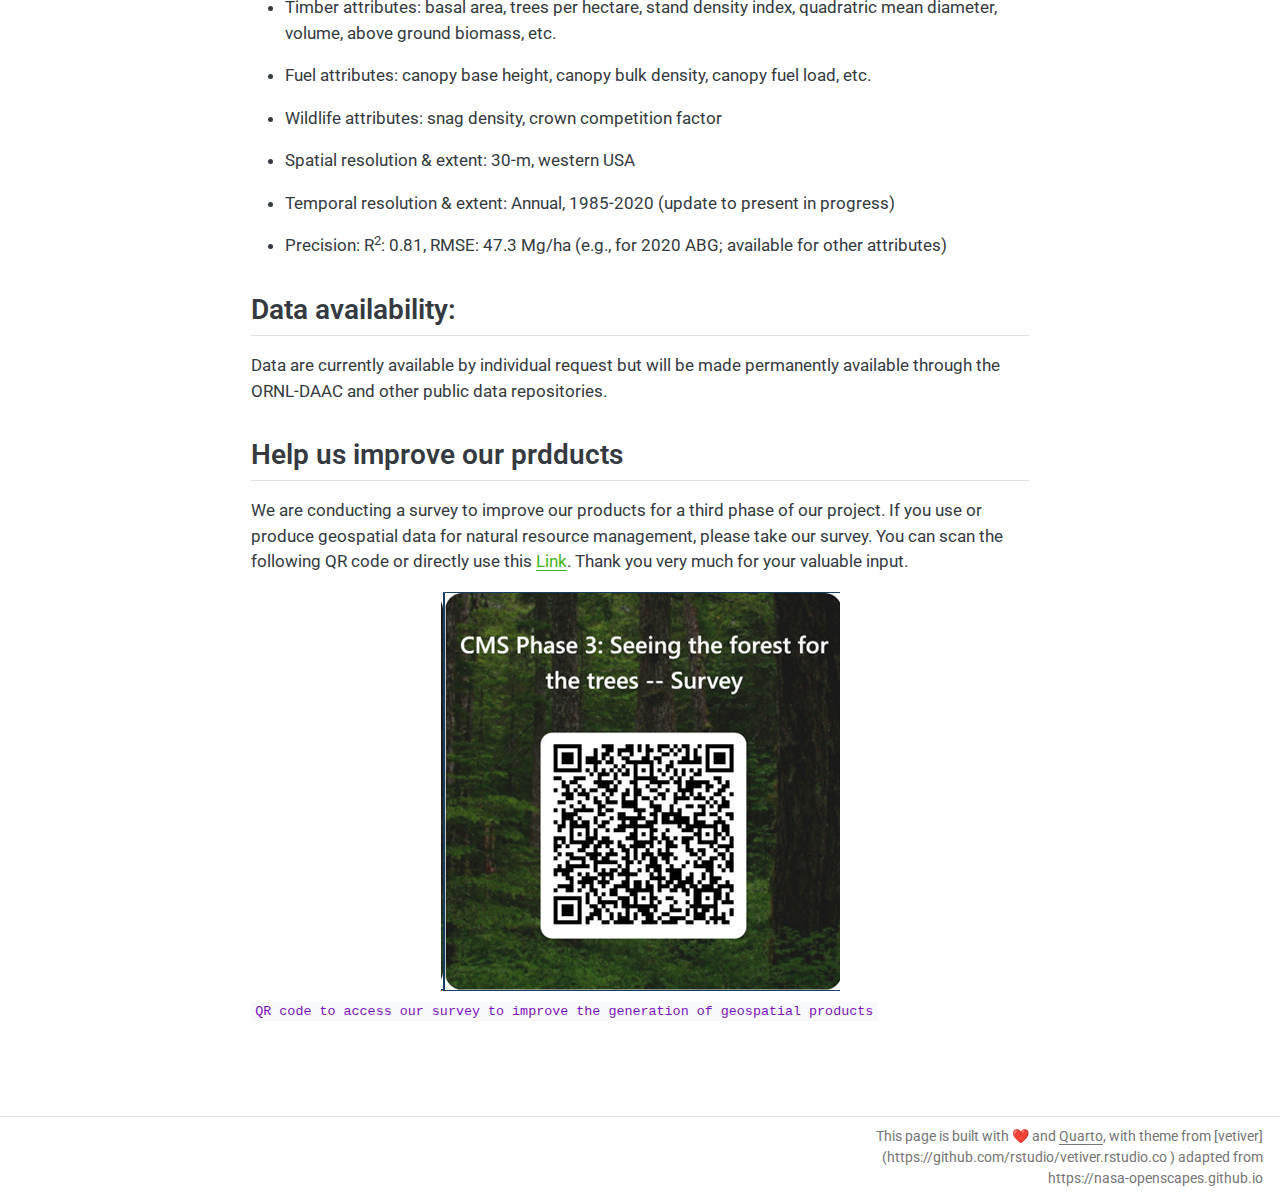
<file: docs/BiasCorrected.html>
<!DOCTYPE html>
<html xmlns="http://www.w3.org/1999/xhtml" lang="en" xml:lang="en"><head>

<meta charset="utf-8">
<meta name="generator" content="quarto-1.8.24">

<meta name="viewport" content="width=device-width, initial-scale=1.0, user-scalable=yes">


<title>Bias-corrected geospatial products for managing western US forests – CMS Phase 3: Seeing the forest for the trees</title>
<style>
code{white-space: pre-wrap;}
span.smallcaps{font-variant: small-caps;}
div.columns{display: flex; gap: min(4vw, 1.5em);}
div.column{flex: auto; overflow-x: auto;}
div.hanging-indent{margin-left: 1.5em; text-indent: -1.5em;}
ul.task-list{list-style: none;}
ul.task-list li input[type="checkbox"] {
  width: 0.8em;
  margin: 0 0.8em 0.2em -1em; /* quarto-specific, see https://github.com/quarto-dev/quarto-cli/issues/4556 */ 
  vertical-align: middle;
}
</style>


<script src="site_libs/quarto-nav/quarto-nav.js"></script>
<script src="site_libs/quarto-nav/headroom.min.js"></script>
<script src="site_libs/clipboard/clipboard.min.js"></script>
<script src="site_libs/quarto-search/autocomplete.umd.js"></script>
<script src="site_libs/quarto-search/fuse.min.js"></script>
<script src="site_libs/quarto-search/quarto-search.js"></script>
<meta name="quarto:offset" content="./">
<script src="site_libs/quarto-html/quarto.js" type="module"></script>
<script src="site_libs/quarto-html/tabsets/tabsets.js" type="module"></script>
<script src="site_libs/quarto-html/axe/axe-check.js" type="module"></script>
<script src="site_libs/quarto-html/popper.min.js"></script>
<script src="site_libs/quarto-html/tippy.umd.min.js"></script>
<script src="site_libs/quarto-html/anchor.min.js"></script>
<link href="site_libs/quarto-html/tippy.css" rel="stylesheet">
<link href="site_libs/quarto-html/quarto-syntax-highlighting-dc55a5b9e770e841cd82e46aadbfb9b0.css" rel="stylesheet" id="quarto-text-highlighting-styles">
<script src="site_libs/bootstrap/bootstrap.min.js"></script>
<link href="site_libs/bootstrap/bootstrap-icons.css" rel="stylesheet">
<link href="site_libs/bootstrap/bootstrap-12b1f9f9b974ea1ea367f52ef1046d01.min.css" rel="stylesheet" append-hash="true" id="quarto-bootstrap" data-mode="light">
<script id="quarto-search-options" type="application/json">{
  "location": "sidebar",
  "copy-button": false,
  "collapse-after": 3,
  "panel-placement": "start",
  "type": "textbox",
  "limit": 50,
  "keyboard-shortcut": [
    "f",
    "/",
    "s"
  ],
  "show-item-context": false,
  "language": {
    "search-no-results-text": "No results",
    "search-matching-documents-text": "matching documents",
    "search-copy-link-title": "Copy link to search",
    "search-hide-matches-text": "Hide additional matches",
    "search-more-match-text": "more match in this document",
    "search-more-matches-text": "more matches in this document",
    "search-clear-button-title": "Clear",
    "search-text-placeholder": "",
    "search-detached-cancel-button-title": "Cancel",
    "search-submit-button-title": "Submit",
    "search-label": "Search"
  }
}</script>


</head>

<body class="nav-sidebar docked quarto-light">

<div id="quarto-search-results"></div>
  <header id="quarto-header" class="headroom fixed-top">
  <nav class="quarto-secondary-nav">
    <div class="container-fluid d-flex">
      <button type="button" class="quarto-btn-toggle btn" data-bs-toggle="collapse" role="button" data-bs-target=".quarto-sidebar-collapse-item" aria-controls="quarto-sidebar" aria-expanded="false" aria-label="Toggle sidebar navigation" onclick="if (window.quartoToggleHeadroom) { window.quartoToggleHeadroom(); }">
        <i class="bi bi-layout-text-sidebar-reverse"></i>
      </button>
        <a class="flex-grow-1 no-decor" role="navigation" data-bs-toggle="collapse" data-bs-target=".quarto-sidebar-collapse-item" aria-controls="quarto-sidebar" aria-expanded="false" aria-label="Toggle sidebar navigation" onclick="if (window.quartoToggleHeadroom) { window.quartoToggleHeadroom(); }">      
          <h1 class="quarto-secondary-nav-title">Bias-corrected geospatial products for managing western US forests</h1>
        </a>     
      <button type="button" class="btn quarto-search-button" aria-label="Search" onclick="window.quartoOpenSearch();">
        <i class="bi bi-search"></i>
      </button>
    </div>
  </nav>
</header>
<!-- content -->
<div id="quarto-content" class="quarto-container page-columns page-rows-contents page-layout-article">
<!-- sidebar -->
  <nav id="quarto-sidebar" class="sidebar collapse collapse-horizontal quarto-sidebar-collapse-item sidebar-navigation docked overflow-auto">
    <div class="pt-lg-2 mt-2 text-left sidebar-header">
      <a href="./index.html" class="sidebar-logo-link">
      </a>
      </div>
        <div class="mt-2 flex-shrink-0 align-items-center">
        <div class="sidebar-search">
        <div id="quarto-search" class="" title="Search"></div>
        </div>
        </div>
    <div class="sidebar-menu-container"> 
    <ul class="list-unstyled mt-1">
        <li class="sidebar-item sidebar-item-section">
      <div class="sidebar-item-container"> 
            <a class="sidebar-item-text sidebar-link text-start" data-bs-toggle="collapse" data-bs-target="#quarto-sidebar-section-1" role="navigation" aria-expanded="true">
 <span class="menu-text">Project overview</span></a>
          <a class="sidebar-item-toggle text-start" data-bs-toggle="collapse" data-bs-target="#quarto-sidebar-section-1" role="navigation" aria-expanded="true" aria-label="Toggle section">
            <i class="bi bi-chevron-right ms-2"></i>
          </a> 
      </div>
      <ul id="quarto-sidebar-section-1" class="collapse list-unstyled sidebar-section depth1 show">  
          <li class="sidebar-item">
  <div class="sidebar-item-container"> 
  <a href="./index.html" class="sidebar-item-text sidebar-link">
 <span class="menu-text">CMS Phase 3: Seeing the Forest for the Trees</span></a>
  </div>
</li>
      </ul>
  </li>
        <li class="sidebar-item sidebar-item-section">
      <div class="sidebar-item-container"> 
            <a class="sidebar-item-text sidebar-link text-start" data-bs-toggle="collapse" data-bs-target="#quarto-sidebar-section-2" role="navigation" aria-expanded="true">
 <span class="menu-text">Geospatial products</span></a>
          <a class="sidebar-item-toggle text-start" data-bs-toggle="collapse" data-bs-target="#quarto-sidebar-section-2" role="navigation" aria-expanded="true" aria-label="Toggle section">
            <i class="bi bi-chevron-right ms-2"></i>
          </a> 
      </div>
      <ul id="quarto-sidebar-section-2" class="collapse list-unstyled sidebar-section depth1 show">  
          <li class="sidebar-item">
  <div class="sidebar-item-container"> 
  <a href="./BiasCorrected.html" class="sidebar-item-text sidebar-link active">
 <span class="menu-text">Bias-corrected geospatial products for managing western US forests</span></a>
  </div>
</li>
      </ul>
  </li>
        <li class="sidebar-item sidebar-item-section">
      <div class="sidebar-item-container"> 
            <a class="sidebar-item-text sidebar-link text-start" data-bs-toggle="collapse" data-bs-target="#quarto-sidebar-section-3" role="navigation" aria-expanded="true">
 <span class="menu-text">User preferences for the generation of tree lists</span></a>
          <a class="sidebar-item-toggle text-start" data-bs-toggle="collapse" data-bs-target="#quarto-sidebar-section-3" role="navigation" aria-expanded="true" aria-label="Toggle section">
            <i class="bi bi-chevron-right ms-2"></i>
          </a> 
      </div>
      <ul id="quarto-sidebar-section-3" class="collapse list-unstyled sidebar-section depth1 show">  
          <li class="sidebar-item">
  <div class="sidebar-item-container"> 
  <a href="./SurveyTL.html" class="sidebar-item-text sidebar-link">
 <span class="menu-text">Survey</span></a>
  </div>
</li>
      </ul>
  </li>
        <li class="sidebar-item sidebar-item-section">
      <div class="sidebar-item-container"> 
            <a class="sidebar-item-text sidebar-link text-start" data-bs-toggle="collapse" data-bs-target="#quarto-sidebar-section-4" role="navigation" aria-expanded="true">
 <span class="menu-text">Demos</span></a>
          <a class="sidebar-item-toggle text-start" data-bs-toggle="collapse" data-bs-target="#quarto-sidebar-section-4" role="navigation" aria-expanded="true" aria-label="Toggle section">
            <i class="bi bi-chevron-right ms-2"></i>
          </a> 
      </div>
      <ul id="quarto-sidebar-section-4" class="collapse list-unstyled sidebar-section depth1 show">  
          <li class="sidebar-item">
  <div class="sidebar-item-container"> 
  <a href="./Demo1.html" class="sidebar-item-text sidebar-link">
 <span class="menu-text">NASA Openscapes Champions Program</span></a>
  </div>
</li>
      </ul>
  </li>
    </ul>
    </div>
</nav>
<div id="quarto-sidebar-glass" class="quarto-sidebar-collapse-item" data-bs-toggle="collapse" data-bs-target=".quarto-sidebar-collapse-item"></div>
<!-- margin-sidebar -->
    <div id="quarto-margin-sidebar" class="sidebar margin-sidebar">
        <nav id="TOC" role="doc-toc" class="toc-active">
    <h2 id="toc-title">Contents</h2>
   
  <ul>
  <li><a href="#project-overview" id="toc-project-overview" class="nav-link active" data-scroll-target="#project-overview">Project overview</a></li>
  <li><a href="#geospatial-products" id="toc-geospatial-products" class="nav-link" data-scroll-target="#geospatial-products">Geospatial products:</a></li>
  <li><a href="#data-use-for-natural-resource-managers" id="toc-data-use-for-natural-resource-managers" class="nav-link" data-scroll-target="#data-use-for-natural-resource-managers">Data use for natural resource managers:</a></li>
  <li><a href="#data-summary" id="toc-data-summary" class="nav-link" data-scroll-target="#data-summary">Data summary:</a></li>
  <li><a href="#data-availability" id="toc-data-availability" class="nav-link" data-scroll-target="#data-availability">Data availability:</a></li>
  <li><a href="#help-us-improve-our-prdducts" id="toc-help-us-improve-our-prdducts" class="nav-link" data-scroll-target="#help-us-improve-our-prdducts">Help us improve our prdducts</a></li>
  </ul>
</nav>
    </div>
<!-- main -->
<main class="content" id="quarto-document-content">

<header id="title-block-header" class="quarto-title-block default">
<div class="quarto-title">
<h1 class="title d-none d-lg-block">Bias-corrected geospatial products for managing western US forests</h1>
</div>



<div class="quarto-title-meta">

    
  
    
  </div>
  


</header>


<section id="project-overview" class="level2">
<h2 class="anchored" data-anchor-id="project-overview">Project overview</h2>
<p>The US Forest Service (USFS) and other public and private land managers continue to acquire airborne lidar collections over large swaths of forest in the western US. Our two previous CMS projects (Phases 1 and 2, 2015-2023) cumulatively assembled 9,988 field plots in 604 lidar project areas covering a 1.2M km<sup>2</sup> patchwork of forested land across the western US. Current (Phase 3, 2023-2027) work will continue to assemble and process new project lidar and field plot datasets as they are collected by our expanding assemblage of stakeholders. As more stakeholder data is acquired and contributed, the accuracy and precision of our 30m annual (1985-2025) forest aboveground biomass products should continue to improve. By the same modeling approach (machine learning using Random Forests), we are also mapping other forest attributes at 30m resolution to foster engagement with and use by our stakeholders.</p>
<p>The final products are bias corrected using independent, design-based National Forest Inventory plot data, from which we can also calculate and report model uncertainty at 30m resolution. New Phase 3 objectives include evaluating whether GEDI and ICESat-2 satellite lidar measurements of canopy height available since 2019 can increase AGB map precision and reduce uncertainty, and if so, ingesting these data into our workflow. Our most novel Phase 3 objective is to disaggregate estimates of biomass and generate tree lists at 30m resolution. Tree lists are the currency of forest planners and managers, who need estimates of both merchantable (i.e., lumber) and non-merchantable (e.g., foliage) biomass components, and tree species and size classes. Tree lists empower managers with this flexibility, not just for carbon management, but also to meet timber, fuel, and wildlife habitat management objectives.</p>
</section>
<section id="geospatial-products" class="level2">
<h2 class="anchored" data-anchor-id="geospatial-products">Geospatial products:</h2>
<p>We produced various geospatial datasets for managing western US forests. Our methodology included estimating important forest attributes (e.g., aboveground biomass, canopy fuel load) using stakeholder plot data for available lidar data acquisitions. Subsequently, the data were scaled across space and time using Landsat timeseries creating annual wall-to-wall datasets from 1985 to 2020 at 30m spatial resolution. The final products are bias-corrected using independent (i.e., withheld from model building) USFS Forest Inventory and Analysis (FIA) plot data. We also provide 30m uncertainty maps.</p>
<div class="quarto-figure quarto-figure-center">
<figure class="figure">
<p><img src="images/BiasCorrectedMaps.jpeg" class="img-fluid figure-img" width="350"></p>
<figcaption>Example of the 2020 aboveground biomass (Mg/ha) dataset.</figcaption>
</figure>
</div>
</section>
<section id="data-use-for-natural-resource-managers" class="level2">
<h2 class="anchored" data-anchor-id="data-use-for-natural-resource-managers">Data use for natural resource managers:</h2>
<p>This data is valuable for quantifying/baselining/monitoring forest carbon stocks, assessing spatial distribution of fuels, quantifying timber volume across large areas, assessing wildfire risk, investigating wildlife distributions, and other natural resource management applications.</p>
</section>
<section id="data-summary" class="level2">
<h2 class="anchored" data-anchor-id="data-summary">Data summary:</h2>
<ul>
<li><p>Timber attributes: basal area, trees per hectare, stand density index, quadratric mean diameter, volume, above ground biomass, etc.</p></li>
<li><p>Fuel attributes: canopy base height, canopy bulk density, canopy fuel load, etc.</p></li>
<li><p>Wildlife attributes: snag density, crown competition factor</p></li>
<li><p>Spatial resolution &amp; extent: 30-m, western USA</p></li>
<li><p>Temporal resolution &amp; extent: Annual, 1985-2020 (update to present in progress)</p></li>
<li><p>Precision: R<sup>2</sup>: 0.81, RMSE: 47.3 Mg/ha (e.g., for 2020 ABG; available for other attributes)</p></li>
</ul>
</section>
<section id="data-availability" class="level2">
<h2 class="anchored" data-anchor-id="data-availability">Data availability:</h2>
<p>Data are currently available by individual request but will be made permanently available through the ORNL-DAAC and other public data repositories.</p>
</section>
<section id="help-us-improve-our-prdducts" class="level2">
<h2 class="anchored" data-anchor-id="help-us-improve-our-prdducts">Help us improve our prdducts</h2>
<p>We are conducting a survey to improve our products for a third phase of our project. If you use or produce geospatial data for natural resource management, please take our survey. You can scan the following QR code or directly use this <a href="https://forms.office.com/r/TSx9CYnGnw">Link</a>. Thank you very much for your valuable input.</p>
<div class="quarto-figure quarto-figure-center">
<figure class="figure">
<p><img src="images/QRCode.jpeg" class="img-fluid figure-img"></p>
<figcaption><code>QR code to access our survey to improve the generation of geospatial products</code></figcaption>
</figure>
</div>


</section>

</main> <!-- /main -->
<script id="quarto-html-after-body" type="application/javascript">
  window.document.addEventListener("DOMContentLoaded", function (event) {
    const icon = "";
    const anchorJS = new window.AnchorJS();
    anchorJS.options = {
      placement: 'right',
      icon: icon
    };
    anchorJS.add('.anchored');
    const isCodeAnnotation = (el) => {
      for (const clz of el.classList) {
        if (clz.startsWith('code-annotation-')) {                     
          return true;
        }
      }
      return false;
    }
    const onCopySuccess = function(e) {
      // button target
      const button = e.trigger;
      // don't keep focus
      button.blur();
      // flash "checked"
      button.classList.add('code-copy-button-checked');
      var currentTitle = button.getAttribute("title");
      button.setAttribute("title", "Copied!");
      let tooltip;
      if (window.bootstrap) {
        button.setAttribute("data-bs-toggle", "tooltip");
        button.setAttribute("data-bs-placement", "left");
        button.setAttribute("data-bs-title", "Copied!");
        tooltip = new bootstrap.Tooltip(button, 
          { trigger: "manual", 
            customClass: "code-copy-button-tooltip",
            offset: [0, -8]});
        tooltip.show();    
      }
      setTimeout(function() {
        if (tooltip) {
          tooltip.hide();
          button.removeAttribute("data-bs-title");
          button.removeAttribute("data-bs-toggle");
          button.removeAttribute("data-bs-placement");
        }
        button.setAttribute("title", currentTitle);
        button.classList.remove('code-copy-button-checked');
      }, 1000);
      // clear code selection
      e.clearSelection();
    }
    const getTextToCopy = function(trigger) {
      const outerScaffold = trigger.parentElement.cloneNode(true);
      const codeEl = outerScaffold.querySelector('code');
      for (const childEl of codeEl.children) {
        if (isCodeAnnotation(childEl)) {
          childEl.remove();
        }
      }
      return codeEl.innerText;
    }
    const clipboard = new window.ClipboardJS('.code-copy-button:not([data-in-quarto-modal])', {
      text: getTextToCopy
    });
    clipboard.on('success', onCopySuccess);
    if (window.document.getElementById('quarto-embedded-source-code-modal')) {
      const clipboardModal = new window.ClipboardJS('.code-copy-button[data-in-quarto-modal]', {
        text: getTextToCopy,
        container: window.document.getElementById('quarto-embedded-source-code-modal')
      });
      clipboardModal.on('success', onCopySuccess);
    }
      var localhostRegex = new RegExp(/^(?:http|https):\/\/localhost\:?[0-9]*\//);
      var mailtoRegex = new RegExp(/^mailto:/);
        var filterRegex = new RegExp('/' + window.location.host + '/');
      var isInternal = (href) => {
          return filterRegex.test(href) || localhostRegex.test(href) || mailtoRegex.test(href);
      }
      // Inspect non-navigation links and adorn them if external
     var links = window.document.querySelectorAll('a[href]:not(.nav-link):not(.navbar-brand):not(.toc-action):not(.sidebar-link):not(.sidebar-item-toggle):not(.pagination-link):not(.no-external):not([aria-hidden]):not(.dropdown-item):not(.quarto-navigation-tool):not(.about-link)');
      for (var i=0; i<links.length; i++) {
        const link = links[i];
        if (!isInternal(link.href)) {
          // undo the damage that might have been done by quarto-nav.js in the case of
          // links that we want to consider external
          if (link.dataset.originalHref !== undefined) {
            link.href = link.dataset.originalHref;
          }
        }
      }
    function tippyHover(el, contentFn, onTriggerFn, onUntriggerFn) {
      const config = {
        allowHTML: true,
        maxWidth: 500,
        delay: 100,
        arrow: false,
        appendTo: function(el) {
            return el.parentElement;
        },
        interactive: true,
        interactiveBorder: 10,
        theme: 'quarto',
        placement: 'bottom-start',
      };
      if (contentFn) {
        config.content = contentFn;
      }
      if (onTriggerFn) {
        config.onTrigger = onTriggerFn;
      }
      if (onUntriggerFn) {
        config.onUntrigger = onUntriggerFn;
      }
      window.tippy(el, config); 
    }
    const noterefs = window.document.querySelectorAll('a[role="doc-noteref"]');
    for (var i=0; i<noterefs.length; i++) {
      const ref = noterefs[i];
      tippyHover(ref, function() {
        // use id or data attribute instead here
        let href = ref.getAttribute('data-footnote-href') || ref.getAttribute('href');
        try { href = new URL(href).hash; } catch {}
        const id = href.replace(/^#\/?/, "");
        const note = window.document.getElementById(id);
        if (note) {
          return note.innerHTML;
        } else {
          return "";
        }
      });
    }
    const xrefs = window.document.querySelectorAll('a.quarto-xref');
    const processXRef = (id, note) => {
      // Strip column container classes
      const stripColumnClz = (el) => {
        el.classList.remove("page-full", "page-columns");
        if (el.children) {
          for (const child of el.children) {
            stripColumnClz(child);
          }
        }
      }
      stripColumnClz(note)
      if (id === null || id.startsWith('sec-')) {
        // Special case sections, only their first couple elements
        const container = document.createElement("div");
        if (note.children && note.children.length > 2) {
          container.appendChild(note.children[0].cloneNode(true));
          for (let i = 1; i < note.children.length; i++) {
            const child = note.children[i];
            if (child.tagName === "P" && child.innerText === "") {
              continue;
            } else {
              container.appendChild(child.cloneNode(true));
              break;
            }
          }
          if (window.Quarto?.typesetMath) {
            window.Quarto.typesetMath(container);
          }
          return container.innerHTML
        } else {
          if (window.Quarto?.typesetMath) {
            window.Quarto.typesetMath(note);
          }
          return note.innerHTML;
        }
      } else {
        // Remove any anchor links if they are present
        const anchorLink = note.querySelector('a.anchorjs-link');
        if (anchorLink) {
          anchorLink.remove();
        }
        if (window.Quarto?.typesetMath) {
          window.Quarto.typesetMath(note);
        }
        if (note.classList.contains("callout")) {
          return note.outerHTML;
        } else {
          return note.innerHTML;
        }
      }
    }
    for (var i=0; i<xrefs.length; i++) {
      const xref = xrefs[i];
      tippyHover(xref, undefined, function(instance) {
        instance.disable();
        let url = xref.getAttribute('href');
        let hash = undefined; 
        if (url.startsWith('#')) {
          hash = url;
        } else {
          try { hash = new URL(url).hash; } catch {}
        }
        if (hash) {
          const id = hash.replace(/^#\/?/, "");
          const note = window.document.getElementById(id);
          if (note !== null) {
            try {
              const html = processXRef(id, note.cloneNode(true));
              instance.setContent(html);
            } finally {
              instance.enable();
              instance.show();
            }
          } else {
            // See if we can fetch this
            fetch(url.split('#')[0])
            .then(res => res.text())
            .then(html => {
              const parser = new DOMParser();
              const htmlDoc = parser.parseFromString(html, "text/html");
              const note = htmlDoc.getElementById(id);
              if (note !== null) {
                const html = processXRef(id, note);
                instance.setContent(html);
              } 
            }).finally(() => {
              instance.enable();
              instance.show();
            });
          }
        } else {
          // See if we can fetch a full url (with no hash to target)
          // This is a special case and we should probably do some content thinning / targeting
          fetch(url)
          .then(res => res.text())
          .then(html => {
            const parser = new DOMParser();
            const htmlDoc = parser.parseFromString(html, "text/html");
            const note = htmlDoc.querySelector('main.content');
            if (note !== null) {
              // This should only happen for chapter cross references
              // (since there is no id in the URL)
              // remove the first header
              if (note.children.length > 0 && note.children[0].tagName === "HEADER") {
                note.children[0].remove();
              }
              const html = processXRef(null, note);
              instance.setContent(html);
            } 
          }).finally(() => {
            instance.enable();
            instance.show();
          });
        }
      }, function(instance) {
      });
    }
        let selectedAnnoteEl;
        const selectorForAnnotation = ( cell, annotation) => {
          let cellAttr = 'data-code-cell="' + cell + '"';
          let lineAttr = 'data-code-annotation="' +  annotation + '"';
          const selector = 'span[' + cellAttr + '][' + lineAttr + ']';
          return selector;
        }
        const selectCodeLines = (annoteEl) => {
          const doc = window.document;
          const targetCell = annoteEl.getAttribute("data-target-cell");
          const targetAnnotation = annoteEl.getAttribute("data-target-annotation");
          const annoteSpan = window.document.querySelector(selectorForAnnotation(targetCell, targetAnnotation));
          const lines = annoteSpan.getAttribute("data-code-lines").split(",");
          const lineIds = lines.map((line) => {
            return targetCell + "-" + line;
          })
          let top = null;
          let height = null;
          let parent = null;
          if (lineIds.length > 0) {
              //compute the position of the single el (top and bottom and make a div)
              const el = window.document.getElementById(lineIds[0]);
              top = el.offsetTop;
              height = el.offsetHeight;
              parent = el.parentElement.parentElement;
            if (lineIds.length > 1) {
              const lastEl = window.document.getElementById(lineIds[lineIds.length - 1]);
              const bottom = lastEl.offsetTop + lastEl.offsetHeight;
              height = bottom - top;
            }
            if (top !== null && height !== null && parent !== null) {
              // cook up a div (if necessary) and position it 
              let div = window.document.getElementById("code-annotation-line-highlight");
              if (div === null) {
                div = window.document.createElement("div");
                div.setAttribute("id", "code-annotation-line-highlight");
                div.style.position = 'absolute';
                parent.appendChild(div);
              }
              div.style.top = top - 2 + "px";
              div.style.height = height + 4 + "px";
              div.style.left = 0;
              let gutterDiv = window.document.getElementById("code-annotation-line-highlight-gutter");
              if (gutterDiv === null) {
                gutterDiv = window.document.createElement("div");
                gutterDiv.setAttribute("id", "code-annotation-line-highlight-gutter");
                gutterDiv.style.position = 'absolute';
                const codeCell = window.document.getElementById(targetCell);
                const gutter = codeCell.querySelector('.code-annotation-gutter');
                gutter.appendChild(gutterDiv);
              }
              gutterDiv.style.top = top - 2 + "px";
              gutterDiv.style.height = height + 4 + "px";
            }
            selectedAnnoteEl = annoteEl;
          }
        };
        const unselectCodeLines = () => {
          const elementsIds = ["code-annotation-line-highlight", "code-annotation-line-highlight-gutter"];
          elementsIds.forEach((elId) => {
            const div = window.document.getElementById(elId);
            if (div) {
              div.remove();
            }
          });
          selectedAnnoteEl = undefined;
        };
          // Handle positioning of the toggle
      window.addEventListener(
        "resize",
        throttle(() => {
          elRect = undefined;
          if (selectedAnnoteEl) {
            selectCodeLines(selectedAnnoteEl);
          }
        }, 10)
      );
      function throttle(fn, ms) {
      let throttle = false;
      let timer;
        return (...args) => {
          if(!throttle) { // first call gets through
              fn.apply(this, args);
              throttle = true;
          } else { // all the others get throttled
              if(timer) clearTimeout(timer); // cancel #2
              timer = setTimeout(() => {
                fn.apply(this, args);
                timer = throttle = false;
              }, ms);
          }
        };
      }
        // Attach click handler to the DT
        const annoteDls = window.document.querySelectorAll('dt[data-target-cell]');
        for (const annoteDlNode of annoteDls) {
          annoteDlNode.addEventListener('click', (event) => {
            const clickedEl = event.target;
            if (clickedEl !== selectedAnnoteEl) {
              unselectCodeLines();
              const activeEl = window.document.querySelector('dt[data-target-cell].code-annotation-active');
              if (activeEl) {
                activeEl.classList.remove('code-annotation-active');
              }
              selectCodeLines(clickedEl);
              clickedEl.classList.add('code-annotation-active');
            } else {
              // Unselect the line
              unselectCodeLines();
              clickedEl.classList.remove('code-annotation-active');
            }
          });
        }
    const findCites = (el) => {
      const parentEl = el.parentElement;
      if (parentEl) {
        const cites = parentEl.dataset.cites;
        if (cites) {
          return {
            el,
            cites: cites.split(' ')
          };
        } else {
          return findCites(el.parentElement)
        }
      } else {
        return undefined;
      }
    };
    var bibliorefs = window.document.querySelectorAll('a[role="doc-biblioref"]');
    for (var i=0; i<bibliorefs.length; i++) {
      const ref = bibliorefs[i];
      const citeInfo = findCites(ref);
      if (citeInfo) {
        tippyHover(citeInfo.el, function() {
          var popup = window.document.createElement('div');
          citeInfo.cites.forEach(function(cite) {
            var citeDiv = window.document.createElement('div');
            citeDiv.classList.add('hanging-indent');
            citeDiv.classList.add('csl-entry');
            var biblioDiv = window.document.getElementById('ref-' + cite);
            if (biblioDiv) {
              citeDiv.innerHTML = biblioDiv.innerHTML;
            }
            popup.appendChild(citeDiv);
          });
          return popup.innerHTML;
        });
      }
    }
  });
  </script>
</div> <!-- /content -->
<footer class="footer">
  <div class="nav-footer">
    <div class="nav-footer-left">
      &nbsp;
    </div>   
    <div class="nav-footer-center">
      &nbsp;
    </div>
    <div class="nav-footer-right">
<p>This page is built with ❤️ and <a href="https://quarto.org/">Quarto</a>, with theme from [vetiver] (https://github.com/rstudio/vetiver.rstudio.co ) adapted from https://nasa-openscapes.github.io</p>
</div>
  </div>
</footer>




</body></html>
</file>
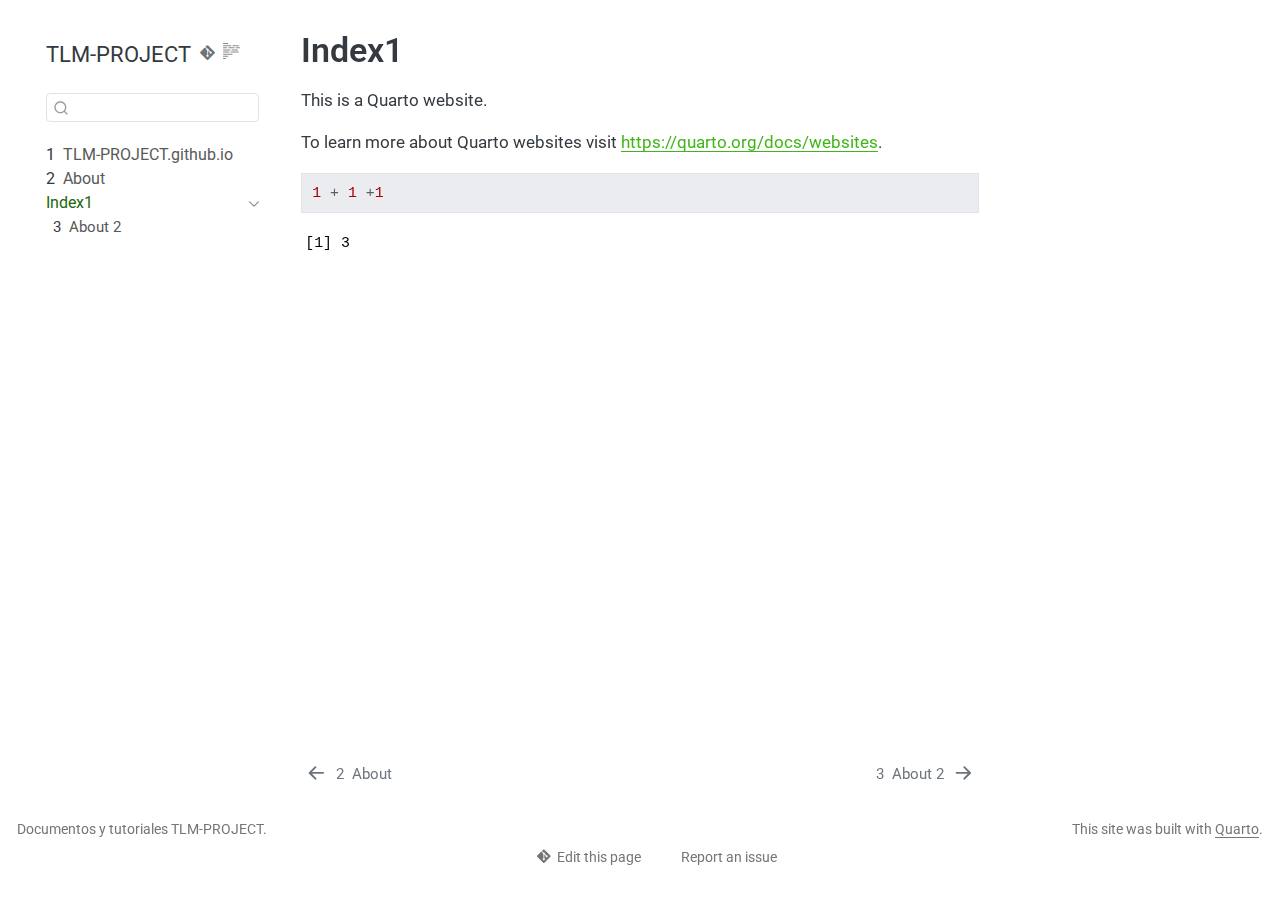
<file: docs/index1.html>
<!DOCTYPE html>
<html xmlns="http://www.w3.org/1999/xhtml" lang="en" xml:lang="en"><head>

<meta charset="utf-8">
<meta name="generator" content="quarto-1.8.24">

<meta name="viewport" content="width=device-width, initial-scale=1.0, user-scalable=yes">


<title>Index1 – TLM-PROJECT</title>
<style>
code{white-space: pre-wrap;}
span.smallcaps{font-variant: small-caps;}
div.columns{display: flex; gap: min(4vw, 1.5em);}
div.column{flex: auto; overflow-x: auto;}
div.hanging-indent{margin-left: 1.5em; text-indent: -1.5em;}
ul.task-list{list-style: none;}
ul.task-list li input[type="checkbox"] {
  width: 0.8em;
  margin: 0 0.8em 0.2em -1em; /* quarto-specific, see https://github.com/quarto-dev/quarto-cli/issues/4556 */ 
  vertical-align: middle;
}
/* CSS for syntax highlighting */
html { -webkit-text-size-adjust: 100%; }
pre > code.sourceCode { white-space: pre; position: relative; }
pre > code.sourceCode > span { display: inline-block; line-height: 1.25; }
pre > code.sourceCode > span:empty { height: 1.2em; }
.sourceCode { overflow: visible; }
code.sourceCode > span { color: inherit; text-decoration: inherit; }
div.sourceCode { margin: 1em 0; }
pre.sourceCode { margin: 0; }
@media screen {
div.sourceCode { overflow: auto; }
}
@media print {
pre > code.sourceCode { white-space: pre-wrap; }
pre > code.sourceCode > span { text-indent: -5em; padding-left: 5em; }
}
pre.numberSource code
  { counter-reset: source-line 0; }
pre.numberSource code > span
  { position: relative; left: -4em; counter-increment: source-line; }
pre.numberSource code > span > a:first-child::before
  { content: counter(source-line);
    position: relative; left: -1em; text-align: right; vertical-align: baseline;
    border: none; display: inline-block;
    -webkit-touch-callout: none; -webkit-user-select: none;
    -khtml-user-select: none; -moz-user-select: none;
    -ms-user-select: none; user-select: none;
    padding: 0 4px; width: 4em;
  }
pre.numberSource { margin-left: 3em;  padding-left: 4px; }
div.sourceCode
  {   }
@media screen {
pre > code.sourceCode > span > a:first-child::before { text-decoration: underline; }
}
</style>


<script src="site_libs/quarto-nav/quarto-nav.js"></script>
<script src="site_libs/quarto-nav/headroom.min.js"></script>
<script src="site_libs/clipboard/clipboard.min.js"></script>
<script src="site_libs/quarto-search/autocomplete.umd.js"></script>
<script src="site_libs/quarto-search/fuse.min.js"></script>
<script src="site_libs/quarto-search/quarto-search.js"></script>
<meta name="quarto:offset" content="./">
<link href="./about2.html" rel="next">
<link href="./about.html" rel="prev">
<link href="./cover.jpg" rel="icon" type="image/jpeg">
<script src="site_libs/quarto-html/quarto.js" type="module"></script>
<script src="site_libs/quarto-html/tabsets/tabsets.js" type="module"></script>
<script src="site_libs/quarto-html/axe/axe-check.js" type="module"></script>
<script src="site_libs/quarto-html/popper.min.js"></script>
<script src="site_libs/quarto-html/tippy.umd.min.js"></script>
<script src="site_libs/quarto-html/anchor.min.js"></script>
<link href="site_libs/quarto-html/tippy.css" rel="stylesheet">
<link href="site_libs/quarto-html/quarto-syntax-highlighting-dc55a5b9e770e841cd82e46aadbfb9b0.css" rel="stylesheet" id="quarto-text-highlighting-styles">
<script src="site_libs/bootstrap/bootstrap.min.js"></script>
<link href="site_libs/bootstrap/bootstrap-icons.css" rel="stylesheet">
<link href="site_libs/bootstrap/bootstrap-f5fb064f7279dc0871081858cdc0188f.min.css" rel="stylesheet" append-hash="true" id="quarto-bootstrap" data-mode="light">
<script id="quarto-search-options" type="application/json">{
  "location": "sidebar",
  "copy-button": false,
  "collapse-after": 3,
  "panel-placement": "start",
  "type": "textbox",
  "limit": 50,
  "keyboard-shortcut": [
    "f",
    "/",
    "s"
  ],
  "show-item-context": false,
  "language": {
    "search-no-results-text": "No results",
    "search-matching-documents-text": "matching documents",
    "search-copy-link-title": "Copy link to search",
    "search-hide-matches-text": "Hide additional matches",
    "search-more-match-text": "more match in this document",
    "search-more-matches-text": "more matches in this document",
    "search-clear-button-title": "Clear",
    "search-text-placeholder": "",
    "search-detached-cancel-button-title": "Cancel",
    "search-submit-button-title": "Submit",
    "search-label": "Search"
  }
}</script>


</head>

<body class="nav-sidebar floating quarto-light">

<div id="quarto-search-results"></div>
  <header id="quarto-header" class="headroom fixed-top">
  <nav class="quarto-secondary-nav">
    <div class="container-fluid d-flex">
      <button type="button" class="quarto-btn-toggle btn" data-bs-toggle="collapse" role="button" data-bs-target=".quarto-sidebar-collapse-item" aria-controls="quarto-sidebar" aria-expanded="false" aria-label="Toggle sidebar navigation" onclick="if (window.quartoToggleHeadroom) { window.quartoToggleHeadroom(); }">
        <i class="bi bi-layout-text-sidebar-reverse"></i>
      </button>
        <nav class="quarto-page-breadcrumbs" aria-label="breadcrumb"><ol class="breadcrumb"><li class="breadcrumb-item"><a href="./index1.html">Index1</a></li></ol></nav>
        <a class="flex-grow-1" role="navigation" data-bs-toggle="collapse" data-bs-target=".quarto-sidebar-collapse-item" aria-controls="quarto-sidebar" aria-expanded="false" aria-label="Toggle sidebar navigation" onclick="if (window.quartoToggleHeadroom) { window.quartoToggleHeadroom(); }">      
        </a>
      <button type="button" class="btn quarto-search-button" aria-label="Search" onclick="window.quartoOpenSearch();">
        <i class="bi bi-search"></i>
      </button>
    </div>
  </nav>
</header>
<!-- content -->
<div id="quarto-content" class="quarto-container page-columns page-rows-contents page-layout-article">
<!-- sidebar -->
  <nav id="quarto-sidebar" class="sidebar collapse collapse-horizontal quarto-sidebar-collapse-item sidebar-navigation floating overflow-auto">
    <div class="pt-lg-2 mt-2 text-left sidebar-header sidebar-header-stacked">
      <a href="./index.html" class="sidebar-logo-link">
      </a>
    <div class="sidebar-title mb-0 py-0">
      <a href="./">TLM-PROJECT</a> 
        <div class="sidebar-tools-main">
    <a href="https://tlm-project.github.io/" title="Source Code" class="quarto-navigation-tool px-1" aria-label="Source Code"><i class="bi bi-git"></i></a>
  <a href="" class="quarto-reader-toggle quarto-navigation-tool px-1" onclick="window.quartoToggleReader(); return false;" title="Toggle reader mode">
  <div class="quarto-reader-toggle-btn">
  <i class="bi"></i>
  </div>
</a>
</div>
    </div>
      </div>
        <div class="mt-2 flex-shrink-0 align-items-center">
        <div class="sidebar-search">
        <div id="quarto-search" class="" title="Search"></div>
        </div>
        </div>
    <div class="sidebar-menu-container"> 
    <ul class="list-unstyled mt-1">
        <li class="sidebar-item">
  <div class="sidebar-item-container"> 
  <a href="./index.html" class="sidebar-item-text sidebar-link">
 <span class="menu-text"><span class="chapter-number">1</span>&nbsp; <span class="chapter-title">TLM-PROJECT.github.io</span></span></a>
  </div>
</li>
        <li class="sidebar-item">
  <div class="sidebar-item-container"> 
  <a href="./about.html" class="sidebar-item-text sidebar-link">
 <span class="menu-text"><span class="chapter-number">2</span>&nbsp; <span class="chapter-title">About</span></span></a>
  </div>
</li>
        <li class="sidebar-item sidebar-item-section">
      <div class="sidebar-item-container"> 
            <a href="./index1.html" class="sidebar-item-text sidebar-link active">
 <span class="menu-text">Index1</span></a>
          <a class="sidebar-item-toggle text-start" data-bs-toggle="collapse" data-bs-target="#quarto-sidebar-section-1" role="navigation" aria-expanded="true" aria-label="Toggle section">
            <i class="bi bi-chevron-right ms-2"></i>
          </a> 
      </div>
      <ul id="quarto-sidebar-section-1" class="collapse list-unstyled sidebar-section depth1 show">  
          <li class="sidebar-item">
  <div class="sidebar-item-container"> 
  <a href="./about2.html" class="sidebar-item-text sidebar-link">
 <span class="menu-text"><span class="chapter-number">3</span>&nbsp; <span class="chapter-title">About 2</span></span></a>
  </div>
</li>
      </ul>
  </li>
    </ul>
    </div>
</nav>
<div id="quarto-sidebar-glass" class="quarto-sidebar-collapse-item" data-bs-toggle="collapse" data-bs-target=".quarto-sidebar-collapse-item"></div>
<!-- margin-sidebar -->
    <div id="quarto-margin-sidebar" class="sidebar margin-sidebar zindex-bottom">
        
    </div>
<!-- main -->
<main class="content" id="quarto-document-content">

<header id="title-block-header" class="quarto-title-block default">
<div class="quarto-title">
<h1 class="title">Index1</h1>
</div>



<div class="quarto-title-meta">

    
  
    
  </div>
  


</header>


<p>This is a Quarto website.</p>
<p>To learn more about Quarto websites visit <a href="https://quarto.org/docs/websites" class="uri">https://quarto.org/docs/websites</a>.</p>
<div class="cell">
<div class="code-copy-outer-scaffold"><div class="sourceCode cell-code" id="cb1"><pre class="sourceCode r code-with-copy"><code class="sourceCode r"><span id="cb1-1"><a href="#cb1-1" aria-hidden="true" tabindex="-1"></a><span class="dv">1</span> <span class="sc">+</span> <span class="dv">1</span> <span class="sc">+</span><span class="dv">1</span></span></code></pre></div><button title="Copy to Clipboard" class="code-copy-button"><i class="bi"></i></button></div>
<div class="cell-output cell-output-stdout">
<pre><code>[1] 3</code></pre>
</div>
</div>



</main> <!-- /main -->
<script id="quarto-html-after-body" type="application/javascript">
  window.document.addEventListener("DOMContentLoaded", function (event) {
    const icon = "";
    const anchorJS = new window.AnchorJS();
    anchorJS.options = {
      placement: 'right',
      icon: icon
    };
    anchorJS.add('.anchored');
    const isCodeAnnotation = (el) => {
      for (const clz of el.classList) {
        if (clz.startsWith('code-annotation-')) {                     
          return true;
        }
      }
      return false;
    }
    const onCopySuccess = function(e) {
      // button target
      const button = e.trigger;
      // don't keep focus
      button.blur();
      // flash "checked"
      button.classList.add('code-copy-button-checked');
      var currentTitle = button.getAttribute("title");
      button.setAttribute("title", "Copied!");
      let tooltip;
      if (window.bootstrap) {
        button.setAttribute("data-bs-toggle", "tooltip");
        button.setAttribute("data-bs-placement", "left");
        button.setAttribute("data-bs-title", "Copied!");
        tooltip = new bootstrap.Tooltip(button, 
          { trigger: "manual", 
            customClass: "code-copy-button-tooltip",
            offset: [0, -8]});
        tooltip.show();    
      }
      setTimeout(function() {
        if (tooltip) {
          tooltip.hide();
          button.removeAttribute("data-bs-title");
          button.removeAttribute("data-bs-toggle");
          button.removeAttribute("data-bs-placement");
        }
        button.setAttribute("title", currentTitle);
        button.classList.remove('code-copy-button-checked');
      }, 1000);
      // clear code selection
      e.clearSelection();
    }
    const getTextToCopy = function(trigger) {
      const outerScaffold = trigger.parentElement.cloneNode(true);
      const codeEl = outerScaffold.querySelector('code');
      for (const childEl of codeEl.children) {
        if (isCodeAnnotation(childEl)) {
          childEl.remove();
        }
      }
      return codeEl.innerText;
    }
    const clipboard = new window.ClipboardJS('.code-copy-button:not([data-in-quarto-modal])', {
      text: getTextToCopy
    });
    clipboard.on('success', onCopySuccess);
    if (window.document.getElementById('quarto-embedded-source-code-modal')) {
      const clipboardModal = new window.ClipboardJS('.code-copy-button[data-in-quarto-modal]', {
        text: getTextToCopy,
        container: window.document.getElementById('quarto-embedded-source-code-modal')
      });
      clipboardModal.on('success', onCopySuccess);
    }
      var localhostRegex = new RegExp(/^(?:http|https):\/\/localhost\:?[0-9]*\//);
      var mailtoRegex = new RegExp(/^mailto:/);
        var filterRegex = new RegExp("https:\/\/tlm-project\.github\.io\/");
      var isInternal = (href) => {
          return filterRegex.test(href) || localhostRegex.test(href) || mailtoRegex.test(href);
      }
      // Inspect non-navigation links and adorn them if external
     var links = window.document.querySelectorAll('a[href]:not(.nav-link):not(.navbar-brand):not(.toc-action):not(.sidebar-link):not(.sidebar-item-toggle):not(.pagination-link):not(.no-external):not([aria-hidden]):not(.dropdown-item):not(.quarto-navigation-tool):not(.about-link)');
      for (var i=0; i<links.length; i++) {
        const link = links[i];
        if (!isInternal(link.href)) {
          // undo the damage that might have been done by quarto-nav.js in the case of
          // links that we want to consider external
          if (link.dataset.originalHref !== undefined) {
            link.href = link.dataset.originalHref;
          }
        }
      }
    function tippyHover(el, contentFn, onTriggerFn, onUntriggerFn) {
      const config = {
        allowHTML: true,
        maxWidth: 500,
        delay: 100,
        arrow: false,
        appendTo: function(el) {
            return el.parentElement;
        },
        interactive: true,
        interactiveBorder: 10,
        theme: 'quarto',
        placement: 'bottom-start',
      };
      if (contentFn) {
        config.content = contentFn;
      }
      if (onTriggerFn) {
        config.onTrigger = onTriggerFn;
      }
      if (onUntriggerFn) {
        config.onUntrigger = onUntriggerFn;
      }
      window.tippy(el, config); 
    }
    const noterefs = window.document.querySelectorAll('a[role="doc-noteref"]');
    for (var i=0; i<noterefs.length; i++) {
      const ref = noterefs[i];
      tippyHover(ref, function() {
        // use id or data attribute instead here
        let href = ref.getAttribute('data-footnote-href') || ref.getAttribute('href');
        try { href = new URL(href).hash; } catch {}
        const id = href.replace(/^#\/?/, "");
        const note = window.document.getElementById(id);
        if (note) {
          return note.innerHTML;
        } else {
          return "";
        }
      });
    }
    const xrefs = window.document.querySelectorAll('a.quarto-xref');
    const processXRef = (id, note) => {
      // Strip column container classes
      const stripColumnClz = (el) => {
        el.classList.remove("page-full", "page-columns");
        if (el.children) {
          for (const child of el.children) {
            stripColumnClz(child);
          }
        }
      }
      stripColumnClz(note)
      if (id === null || id.startsWith('sec-')) {
        // Special case sections, only their first couple elements
        const container = document.createElement("div");
        if (note.children && note.children.length > 2) {
          container.appendChild(note.children[0].cloneNode(true));
          for (let i = 1; i < note.children.length; i++) {
            const child = note.children[i];
            if (child.tagName === "P" && child.innerText === "") {
              continue;
            } else {
              container.appendChild(child.cloneNode(true));
              break;
            }
          }
          if (window.Quarto?.typesetMath) {
            window.Quarto.typesetMath(container);
          }
          return container.innerHTML
        } else {
          if (window.Quarto?.typesetMath) {
            window.Quarto.typesetMath(note);
          }
          return note.innerHTML;
        }
      } else {
        // Remove any anchor links if they are present
        const anchorLink = note.querySelector('a.anchorjs-link');
        if (anchorLink) {
          anchorLink.remove();
        }
        if (window.Quarto?.typesetMath) {
          window.Quarto.typesetMath(note);
        }
        if (note.classList.contains("callout")) {
          return note.outerHTML;
        } else {
          return note.innerHTML;
        }
      }
    }
    for (var i=0; i<xrefs.length; i++) {
      const xref = xrefs[i];
      tippyHover(xref, undefined, function(instance) {
        instance.disable();
        let url = xref.getAttribute('href');
        let hash = undefined; 
        if (url.startsWith('#')) {
          hash = url;
        } else {
          try { hash = new URL(url).hash; } catch {}
        }
        if (hash) {
          const id = hash.replace(/^#\/?/, "");
          const note = window.document.getElementById(id);
          if (note !== null) {
            try {
              const html = processXRef(id, note.cloneNode(true));
              instance.setContent(html);
            } finally {
              instance.enable();
              instance.show();
            }
          } else {
            // See if we can fetch this
            fetch(url.split('#')[0])
            .then(res => res.text())
            .then(html => {
              const parser = new DOMParser();
              const htmlDoc = parser.parseFromString(html, "text/html");
              const note = htmlDoc.getElementById(id);
              if (note !== null) {
                const html = processXRef(id, note);
                instance.setContent(html);
              } 
            }).finally(() => {
              instance.enable();
              instance.show();
            });
          }
        } else {
          // See if we can fetch a full url (with no hash to target)
          // This is a special case and we should probably do some content thinning / targeting
          fetch(url)
          .then(res => res.text())
          .then(html => {
            const parser = new DOMParser();
            const htmlDoc = parser.parseFromString(html, "text/html");
            const note = htmlDoc.querySelector('main.content');
            if (note !== null) {
              // This should only happen for chapter cross references
              // (since there is no id in the URL)
              // remove the first header
              if (note.children.length > 0 && note.children[0].tagName === "HEADER") {
                note.children[0].remove();
              }
              const html = processXRef(null, note);
              instance.setContent(html);
            } 
          }).finally(() => {
            instance.enable();
            instance.show();
          });
        }
      }, function(instance) {
      });
    }
        let selectedAnnoteEl;
        const selectorForAnnotation = ( cell, annotation) => {
          let cellAttr = 'data-code-cell="' + cell + '"';
          let lineAttr = 'data-code-annotation="' +  annotation + '"';
          const selector = 'span[' + cellAttr + '][' + lineAttr + ']';
          return selector;
        }
        const selectCodeLines = (annoteEl) => {
          const doc = window.document;
          const targetCell = annoteEl.getAttribute("data-target-cell");
          const targetAnnotation = annoteEl.getAttribute("data-target-annotation");
          const annoteSpan = window.document.querySelector(selectorForAnnotation(targetCell, targetAnnotation));
          const lines = annoteSpan.getAttribute("data-code-lines").split(",");
          const lineIds = lines.map((line) => {
            return targetCell + "-" + line;
          })
          let top = null;
          let height = null;
          let parent = null;
          if (lineIds.length > 0) {
              //compute the position of the single el (top and bottom and make a div)
              const el = window.document.getElementById(lineIds[0]);
              top = el.offsetTop;
              height = el.offsetHeight;
              parent = el.parentElement.parentElement;
            if (lineIds.length > 1) {
              const lastEl = window.document.getElementById(lineIds[lineIds.length - 1]);
              const bottom = lastEl.offsetTop + lastEl.offsetHeight;
              height = bottom - top;
            }
            if (top !== null && height !== null && parent !== null) {
              // cook up a div (if necessary) and position it 
              let div = window.document.getElementById("code-annotation-line-highlight");
              if (div === null) {
                div = window.document.createElement("div");
                div.setAttribute("id", "code-annotation-line-highlight");
                div.style.position = 'absolute';
                parent.appendChild(div);
              }
              div.style.top = top - 2 + "px";
              div.style.height = height + 4 + "px";
              div.style.left = 0;
              let gutterDiv = window.document.getElementById("code-annotation-line-highlight-gutter");
              if (gutterDiv === null) {
                gutterDiv = window.document.createElement("div");
                gutterDiv.setAttribute("id", "code-annotation-line-highlight-gutter");
                gutterDiv.style.position = 'absolute';
                const codeCell = window.document.getElementById(targetCell);
                const gutter = codeCell.querySelector('.code-annotation-gutter');
                gutter.appendChild(gutterDiv);
              }
              gutterDiv.style.top = top - 2 + "px";
              gutterDiv.style.height = height + 4 + "px";
            }
            selectedAnnoteEl = annoteEl;
          }
        };
        const unselectCodeLines = () => {
          const elementsIds = ["code-annotation-line-highlight", "code-annotation-line-highlight-gutter"];
          elementsIds.forEach((elId) => {
            const div = window.document.getElementById(elId);
            if (div) {
              div.remove();
            }
          });
          selectedAnnoteEl = undefined;
        };
          // Handle positioning of the toggle
      window.addEventListener(
        "resize",
        throttle(() => {
          elRect = undefined;
          if (selectedAnnoteEl) {
            selectCodeLines(selectedAnnoteEl);
          }
        }, 10)
      );
      function throttle(fn, ms) {
      let throttle = false;
      let timer;
        return (...args) => {
          if(!throttle) { // first call gets through
              fn.apply(this, args);
              throttle = true;
          } else { // all the others get throttled
              if(timer) clearTimeout(timer); // cancel #2
              timer = setTimeout(() => {
                fn.apply(this, args);
                timer = throttle = false;
              }, ms);
          }
        };
      }
        // Attach click handler to the DT
        const annoteDls = window.document.querySelectorAll('dt[data-target-cell]');
        for (const annoteDlNode of annoteDls) {
          annoteDlNode.addEventListener('click', (event) => {
            const clickedEl = event.target;
            if (clickedEl !== selectedAnnoteEl) {
              unselectCodeLines();
              const activeEl = window.document.querySelector('dt[data-target-cell].code-annotation-active');
              if (activeEl) {
                activeEl.classList.remove('code-annotation-active');
              }
              selectCodeLines(clickedEl);
              clickedEl.classList.add('code-annotation-active');
            } else {
              // Unselect the line
              unselectCodeLines();
              clickedEl.classList.remove('code-annotation-active');
            }
          });
        }
    const findCites = (el) => {
      const parentEl = el.parentElement;
      if (parentEl) {
        const cites = parentEl.dataset.cites;
        if (cites) {
          return {
            el,
            cites: cites.split(' ')
          };
        } else {
          return findCites(el.parentElement)
        }
      } else {
        return undefined;
      }
    };
    var bibliorefs = window.document.querySelectorAll('a[role="doc-biblioref"]');
    for (var i=0; i<bibliorefs.length; i++) {
      const ref = bibliorefs[i];
      const citeInfo = findCites(ref);
      if (citeInfo) {
        tippyHover(citeInfo.el, function() {
          var popup = window.document.createElement('div');
          citeInfo.cites.forEach(function(cite) {
            var citeDiv = window.document.createElement('div');
            citeDiv.classList.add('hanging-indent');
            citeDiv.classList.add('csl-entry');
            var biblioDiv = window.document.getElementById('ref-' + cite);
            if (biblioDiv) {
              citeDiv.innerHTML = biblioDiv.innerHTML;
            }
            popup.appendChild(citeDiv);
          });
          return popup.innerHTML;
        });
      }
    }
  });
  </script>
<nav class="page-navigation">
  <div class="nav-page nav-page-previous">
      <a href="./about.html" class="pagination-link" aria-label="About">
        <i class="bi bi-arrow-left-short"></i> <span class="nav-page-text"><span class="chapter-number">2</span>&nbsp; <span class="chapter-title">About</span></span>
      </a>          
  </div>
  <div class="nav-page nav-page-next">
      <a href="./about2.html" class="pagination-link" aria-label="About 2">
        <span class="nav-page-text"><span class="chapter-number">3</span>&nbsp; <span class="chapter-title">About 2</span></span> <i class="bi bi-arrow-right-short"></i>
      </a>
  </div>
</nav>
</div> <!-- /content -->
<footer class="footer">
  <div class="nav-footer">
    <div class="nav-footer-left">
<p>Documentos y tutoriales TLM-PROJECT.</p>
</div>   
    <div class="nav-footer-center">
      &nbsp;
    <div class="toc-actions"><ul><li><a href="https://tlm-project.github.io/edit/main/index1.qmd" class="toc-action"><i class="bi bi-git"></i>Edit this page</a></li><li><a href="https://tlm-project.github.io/issues/new" class="toc-action"><i class="bi empty"></i>Report an issue</a></li></ul></div></div>
    <div class="nav-footer-right">
<p>This site was built with <a href="https://quarto.org/">Quarto</a>.</p>
</div>
  </div>
</footer>




</body></html>
</file>
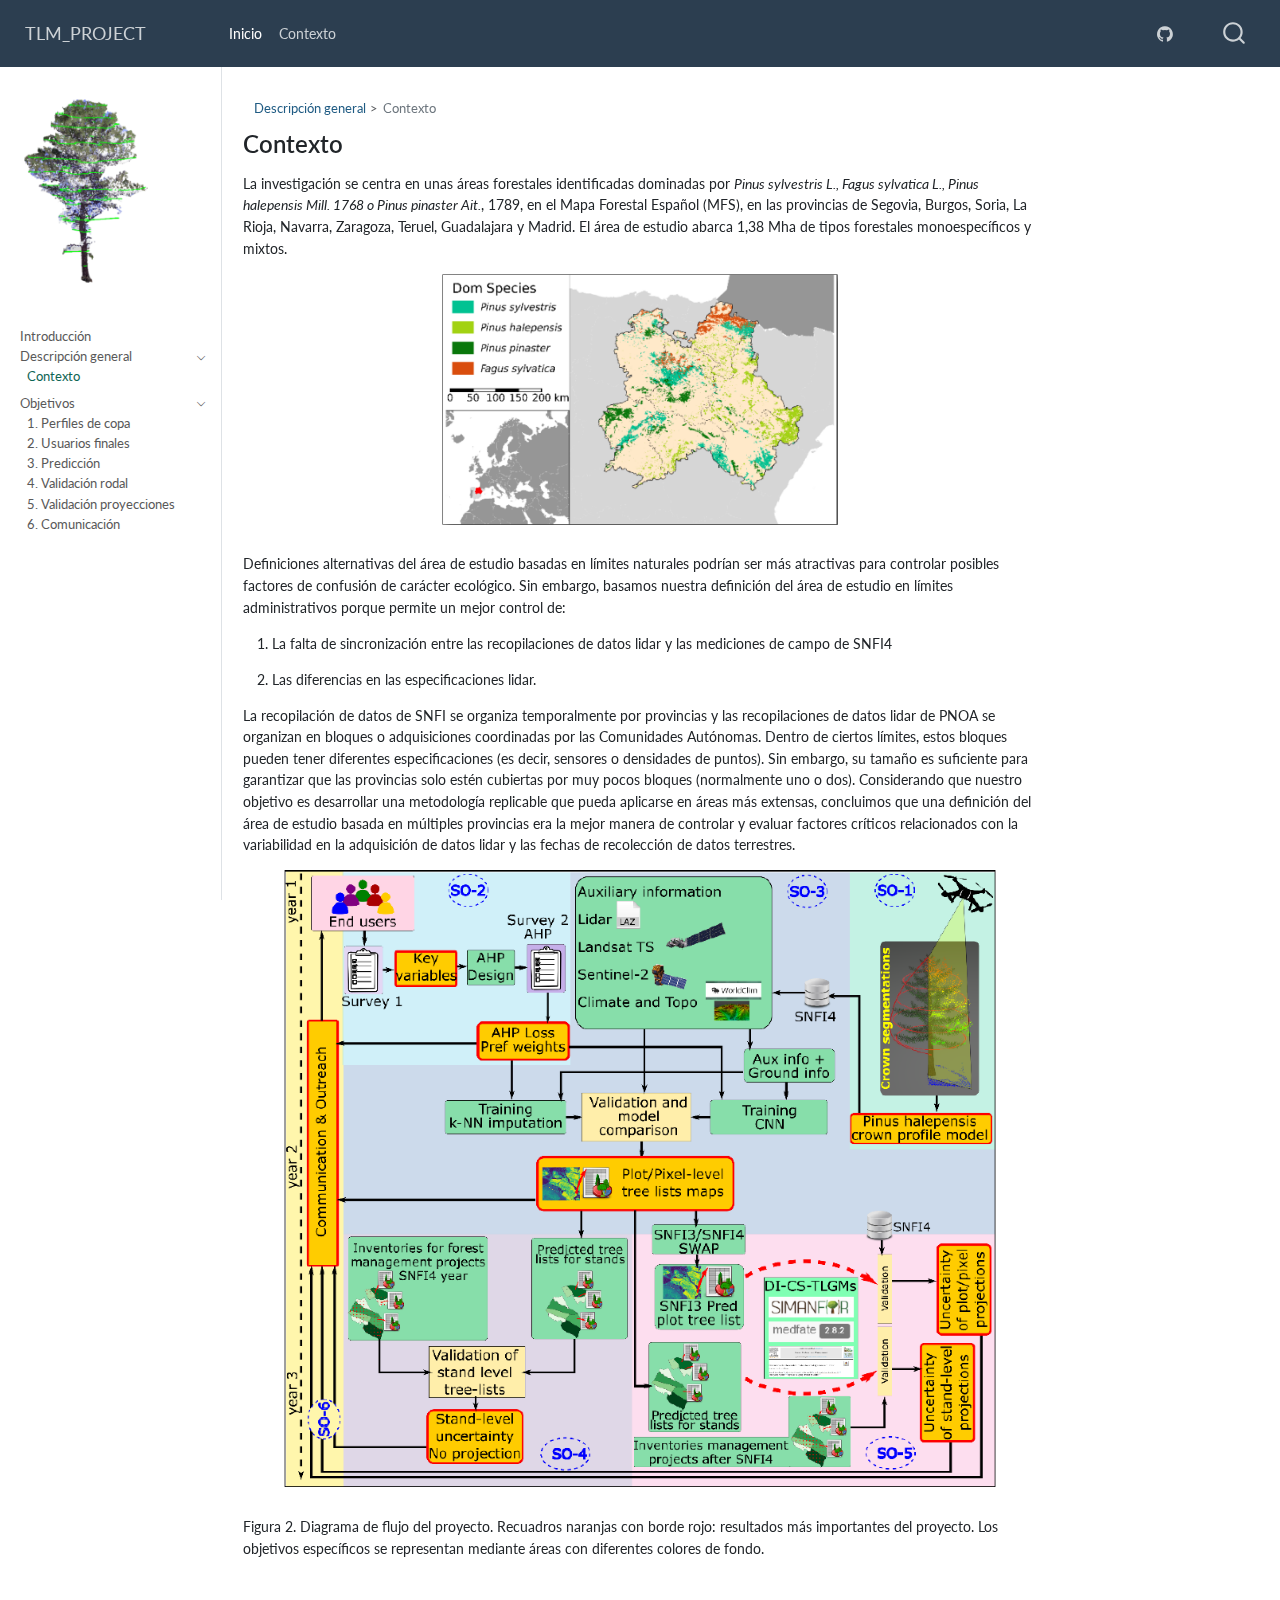
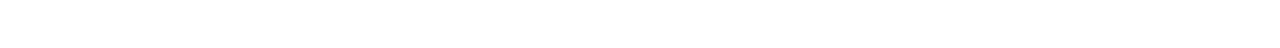
<file: docs/overview.html>
<!DOCTYPE html>
<html xmlns="http://www.w3.org/1999/xhtml" lang="en" xml:lang="en"><head>

<meta charset="utf-8">
<meta name="generator" content="quarto-1.7.32">

<meta name="viewport" content="width=device-width, initial-scale=1.0, user-scalable=yes">


<title>Contexto – TLM_PROJECT</title>
<style>
code{white-space: pre-wrap;}
span.smallcaps{font-variant: small-caps;}
div.columns{display: flex; gap: min(4vw, 1.5em);}
div.column{flex: auto; overflow-x: auto;}
div.hanging-indent{margin-left: 1.5em; text-indent: -1.5em;}
ul.task-list{list-style: none;}
ul.task-list li input[type="checkbox"] {
  width: 0.8em;
  margin: 0 0.8em 0.2em -1em; /* quarto-specific, see https://github.com/quarto-dev/quarto-cli/issues/4556 */ 
  vertical-align: middle;
}
</style>


<script src="site_libs/quarto-nav/quarto-nav.js"></script>
<script src="site_libs/quarto-nav/headroom.min.js"></script>
<script src="site_libs/clipboard/clipboard.min.js"></script>
<script src="site_libs/quarto-search/autocomplete.umd.js"></script>
<script src="site_libs/quarto-search/fuse.min.js"></script>
<script src="site_libs/quarto-search/quarto-search.js"></script>
<meta name="quarto:offset" content="./">
<link href="./images/clipboard-3772666577.png" rel="icon" type="image/png">
<script src="site_libs/quarto-html/quarto.js" type="module"></script>
<script src="site_libs/quarto-html/tabsets/tabsets.js" type="module"></script>
<script src="site_libs/quarto-html/popper.min.js"></script>
<script src="site_libs/quarto-html/tippy.umd.min.js"></script>
<script src="site_libs/quarto-html/anchor.min.js"></script>
<link href="site_libs/quarto-html/tippy.css" rel="stylesheet">
<link href="site_libs/quarto-html/quarto-syntax-highlighting-37eea08aefeeee20ff55810ff984fec1.css" rel="stylesheet" id="quarto-text-highlighting-styles">
<script src="site_libs/bootstrap/bootstrap.min.js"></script>
<link href="site_libs/bootstrap/bootstrap-icons.css" rel="stylesheet">
<link href="site_libs/bootstrap/bootstrap-5b58baaa308337050153be0193178cf6.min.css" rel="stylesheet" append-hash="true" id="quarto-bootstrap" data-mode="light">
<script id="quarto-search-options" type="application/json">{
  "location": "navbar",
  "copy-button": false,
  "collapse-after": 3,
  "panel-placement": "end",
  "type": "overlay",
  "limit": 50,
  "keyboard-shortcut": [
    "f",
    "/",
    "s"
  ],
  "show-item-context": false,
  "language": {
    "search-no-results-text": "No results",
    "search-matching-documents-text": "matching documents",
    "search-copy-link-title": "Copy link to search",
    "search-hide-matches-text": "Hide additional matches",
    "search-more-match-text": "more match in this document",
    "search-more-matches-text": "more matches in this document",
    "search-clear-button-title": "Clear",
    "search-text-placeholder": "",
    "search-detached-cancel-button-title": "Cancel",
    "search-submit-button-title": "Submit",
    "search-label": "Search"
  }
}</script>


</head>

<body class="nav-sidebar docked nav-fixed quarto-light">

<div id="quarto-search-results"></div>
  <header id="quarto-header" class="headroom fixed-top">
    <nav class="navbar navbar-expand-lg " data-bs-theme="dark">
      <div class="navbar-container container-fluid">
      <div class="navbar-brand-container mx-auto">
    <a class="navbar-brand" href="./index.html">
    <span class="navbar-title">TLM_PROJECT</span>
    </a>
  </div>
            <div id="quarto-search" class="" title="Search"></div>
          <button class="navbar-toggler" type="button" data-bs-toggle="collapse" data-bs-target="#navbarCollapse" aria-controls="navbarCollapse" role="menu" aria-expanded="false" aria-label="Toggle navigation" onclick="if (window.quartoToggleHeadroom) { window.quartoToggleHeadroom(); }">
  <span class="navbar-toggler-icon"></span>
</button>
          <div class="collapse navbar-collapse" id="navbarCollapse">
            <ul class="navbar-nav navbar-nav-scroll me-auto">
  <li class="nav-item">
    <a class="nav-link active" href="./index.html" aria-current="page"> 
<span class="menu-text">Inicio</span></a>
  </li>  
  <li class="nav-item">
    <a class="nav-link" href="./overview.html"> 
<span class="menu-text">Contexto</span></a>
  </li>  
</ul>
            <ul class="navbar-nav navbar-nav-scroll ms-auto">
  <li class="nav-item compact">
    <a class="nav-link" href="https://github.com/TLM-PROJECT/TLM-PROJECT.github.io.git" target="_blank"> <i class="bi bi-github" role="img" aria-label="GitHub">
</i> 
<span class="menu-text"></span></a>
  </li>  
</ul>
          </div> <!-- /navcollapse -->
            <div class="quarto-navbar-tools">
</div>
      </div> <!-- /container-fluid -->
    </nav>
  <nav class="quarto-secondary-nav">
    <div class="container-fluid d-flex">
      <button type="button" class="quarto-btn-toggle btn" data-bs-toggle="collapse" role="button" data-bs-target=".quarto-sidebar-collapse-item" aria-controls="quarto-sidebar" aria-expanded="false" aria-label="Toggle sidebar navigation" onclick="if (window.quartoToggleHeadroom) { window.quartoToggleHeadroom(); }">
        <i class="bi bi-layout-text-sidebar-reverse"></i>
      </button>
        <nav class="quarto-page-breadcrumbs" aria-label="breadcrumb"><ol class="breadcrumb"><li class="breadcrumb-item"><a href="./overview.html">Descripción general</a></li><li class="breadcrumb-item"><a href="./overview.html">Contexto</a></li></ol></nav>
        <a class="flex-grow-1" role="navigation" data-bs-toggle="collapse" data-bs-target=".quarto-sidebar-collapse-item" aria-controls="quarto-sidebar" aria-expanded="false" aria-label="Toggle sidebar navigation" onclick="if (window.quartoToggleHeadroom) { window.quartoToggleHeadroom(); }">      
        </a>
      <button type="button" class="btn quarto-search-button" aria-label="Search" onclick="window.quartoOpenSearch();">
        <i class="bi bi-search"></i>
      </button>
    </div>
  </nav>
</header>
<!-- content -->
<div id="quarto-content" class="quarto-container page-columns page-rows-contents page-layout-article page-navbar">
<!-- sidebar -->
  <nav id="quarto-sidebar" class="sidebar collapse collapse-horizontal quarto-sidebar-collapse-item sidebar-navigation docked overflow-auto">
    <div class="pt-lg-2 mt-2 text-left sidebar-header">
      <a href="./index.html" class="sidebar-logo-link">
      <img src="./images/clipboard-3772666577.png" alt="" class="sidebar-logo py-0 d-lg-inline d-none">
      </a>
      </div>
        <div class="mt-2 flex-shrink-0 align-items-center">
        <div class="sidebar-search">
        <div id="quarto-search" class="" title="Search"></div>
        </div>
        </div>
    <div class="sidebar-menu-container"> 
    <ul class="list-unstyled mt-1">
        <li class="sidebar-item">
  <div class="sidebar-item-container"> 
  <a href="./index.html" class="sidebar-item-text sidebar-link">
 <span class="menu-text">Introducción</span></a>
  </div>
</li>
        <li class="sidebar-item sidebar-item-section">
      <div class="sidebar-item-container"> 
            <a class="sidebar-item-text sidebar-link text-start" data-bs-toggle="collapse" data-bs-target="#quarto-sidebar-section-1" role="navigation" aria-expanded="true">
 <span class="menu-text">Descripción general</span></a>
          <a class="sidebar-item-toggle text-start" data-bs-toggle="collapse" data-bs-target="#quarto-sidebar-section-1" role="navigation" aria-expanded="true" aria-label="Toggle section">
            <i class="bi bi-chevron-right ms-2"></i>
          </a> 
      </div>
      <ul id="quarto-sidebar-section-1" class="collapse list-unstyled sidebar-section depth1 show">  
          <li class="sidebar-item">
  <div class="sidebar-item-container"> 
  <a href="./overview.html" class="sidebar-item-text sidebar-link active">
 <span class="menu-text">Contexto</span></a>
  </div>
</li>
      </ul>
  </li>
        <li class="sidebar-item sidebar-item-section">
      <div class="sidebar-item-container"> 
            <a class="sidebar-item-text sidebar-link text-start" data-bs-toggle="collapse" data-bs-target="#quarto-sidebar-section-2" role="navigation" aria-expanded="true">
 <span class="menu-text">Objetivos</span></a>
          <a class="sidebar-item-toggle text-start" data-bs-toggle="collapse" data-bs-target="#quarto-sidebar-section-2" role="navigation" aria-expanded="true" aria-label="Toggle section">
            <i class="bi bi-chevron-right ms-2"></i>
          </a> 
      </div>
      <ul id="quarto-sidebar-section-2" class="collapse list-unstyled sidebar-section depth1 show">  
          <li class="sidebar-item">
  <div class="sidebar-item-container"> 
  <a href="./so1.html" class="sidebar-item-text sidebar-link">
 <span class="menu-text">1. Perfiles de copa</span></a>
  </div>
</li>
          <li class="sidebar-item">
  <div class="sidebar-item-container"> 
  <a href="./so2.html" class="sidebar-item-text sidebar-link">
 <span class="menu-text">2. Usuarios finales</span></a>
  </div>
</li>
          <li class="sidebar-item">
  <div class="sidebar-item-container"> 
  <a href="./so3.html" class="sidebar-item-text sidebar-link">
 <span class="menu-text">3. Predicción</span></a>
  </div>
</li>
          <li class="sidebar-item">
  <div class="sidebar-item-container"> 
  <a href="./so4.html" class="sidebar-item-text sidebar-link">
 <span class="menu-text">4. Validación rodal</span></a>
  </div>
</li>
          <li class="sidebar-item">
  <div class="sidebar-item-container"> 
  <a href="./so5.html" class="sidebar-item-text sidebar-link">
 <span class="menu-text">5. Validación proyecciones</span></a>
  </div>
</li>
          <li class="sidebar-item">
  <div class="sidebar-item-container"> 
  <a href="./so6.html" class="sidebar-item-text sidebar-link">
 <span class="menu-text">6. Comunicación</span></a>
  </div>
</li>
      </ul>
  </li>
    </ul>
    </div>
</nav>
<div id="quarto-sidebar-glass" class="quarto-sidebar-collapse-item" data-bs-toggle="collapse" data-bs-target=".quarto-sidebar-collapse-item"></div>
<!-- margin-sidebar -->
    <div id="quarto-margin-sidebar" class="sidebar margin-sidebar zindex-bottom">
        
    </div>
<!-- main -->
<main class="content" id="quarto-document-content">

<header id="title-block-header" class="quarto-title-block default"><nav class="quarto-page-breadcrumbs quarto-title-breadcrumbs d-none d-lg-block" aria-label="breadcrumb"><ol class="breadcrumb"><li class="breadcrumb-item"><a href="./overview.html">Descripción general</a></li><li class="breadcrumb-item"><a href="./overview.html">Contexto</a></li></ol></nav>
<div class="quarto-title">
<h1 class="title">Contexto</h1>
</div>



<div class="quarto-title-meta">

    
  
    
  </div>
  


</header>


<p>La investigación se centra en unas áreas forestales identificadas dominadas por <em>Pinus sylvestris L., Fagus sylvatica L., Pinus halepensis Mill. 1768 o Pinus pinaster Ait.</em>, 1789, en el Mapa Forestal Español (MFS), en las provincias de Segovia, Burgos, Soria, La Rioja, Navarra, Zaragoza, Teruel, Guadalajara y Madrid. El área de estudio abarca 1,38 Mha de tipos forestales monoespecíficos y mixtos.</p>
<div class="quarto-figure quarto-figure-center">
<figure class="figure">
<p><img src="images/Captura de pantalla_20260305_105455-01.png" class="img-fluid quarto-figure quarto-figure-center figure-img" style="width:50.0%"></p>
</figure>
</div>
<p>Definiciones alternativas del área de estudio basadas en límites naturales podrían ser más atractivas para controlar posibles factores de confusión de carácter ecológico. Sin embargo, basamos nuestra definición del área de estudio en límites administrativos porque permite un mejor control de:</p>
<ol type="1">
<li><p>La falta de sincronización entre las recopilaciones de datos lidar y las mediciones de campo de SNFI4</p></li>
<li><p>Las diferencias en las especificaciones lidar.</p></li>
</ol>
<p>La recopilación de datos de SNFI se organiza temporalmente por provincias y las recopilaciones de datos lidar de PNOA se organizan en bloques o adquisiciones coordinadas por las Comunidades Autónomas. Dentro de ciertos límites, estos bloques pueden tener diferentes especificaciones (es decir, sensores o densidades de puntos). Sin embargo, su tamaño es suficiente para garantizar que las provincias solo estén cubiertas por muy pocos bloques (normalmente uno o dos). Considerando que nuestro objetivo es desarrollar una metodología replicable que pueda aplicarse en áreas más extensas, concluimos que una definición del área de estudio basada en múltiples provincias era la mejor manera de controlar y evaluar factores críticos relacionados con la variabilidad en la adquisición de datos lidar y las fechas de recolección de datos terrestres.</p>
<div class="quarto-figure quarto-figure-center">
<figure class="figure">
<p><img src="images/Captura de pantalla_20260305_105531.png" class="img-fluid quarto-figure quarto-figure-center figure-img" style="width:90.0%"></p>
</figure>
</div>
<p>Figura 2. Diagrama de flujo del proyecto. Recuadros naranjas con borde rojo: resultados más importantes del proyecto. Los objetivos específicos se representan mediante áreas con diferentes colores de fondo.</p>



</main> <!-- /main -->
<script id="quarto-html-after-body" type="application/javascript">
  window.document.addEventListener("DOMContentLoaded", function (event) {
    const icon = "";
    const anchorJS = new window.AnchorJS();
    anchorJS.options = {
      placement: 'right',
      icon: icon
    };
    anchorJS.add('.anchored');
    const isCodeAnnotation = (el) => {
      for (const clz of el.classList) {
        if (clz.startsWith('code-annotation-')) {                     
          return true;
        }
      }
      return false;
    }
    const onCopySuccess = function(e) {
      // button target
      const button = e.trigger;
      // don't keep focus
      button.blur();
      // flash "checked"
      button.classList.add('code-copy-button-checked');
      var currentTitle = button.getAttribute("title");
      button.setAttribute("title", "Copied!");
      let tooltip;
      if (window.bootstrap) {
        button.setAttribute("data-bs-toggle", "tooltip");
        button.setAttribute("data-bs-placement", "left");
        button.setAttribute("data-bs-title", "Copied!");
        tooltip = new bootstrap.Tooltip(button, 
          { trigger: "manual", 
            customClass: "code-copy-button-tooltip",
            offset: [0, -8]});
        tooltip.show();    
      }
      setTimeout(function() {
        if (tooltip) {
          tooltip.hide();
          button.removeAttribute("data-bs-title");
          button.removeAttribute("data-bs-toggle");
          button.removeAttribute("data-bs-placement");
        }
        button.setAttribute("title", currentTitle);
        button.classList.remove('code-copy-button-checked');
      }, 1000);
      // clear code selection
      e.clearSelection();
    }
    const getTextToCopy = function(trigger) {
        const codeEl = trigger.previousElementSibling.cloneNode(true);
        for (const childEl of codeEl.children) {
          if (isCodeAnnotation(childEl)) {
            childEl.remove();
          }
        }
        return codeEl.innerText;
    }
    const clipboard = new window.ClipboardJS('.code-copy-button:not([data-in-quarto-modal])', {
      text: getTextToCopy
    });
    clipboard.on('success', onCopySuccess);
    if (window.document.getElementById('quarto-embedded-source-code-modal')) {
      const clipboardModal = new window.ClipboardJS('.code-copy-button[data-in-quarto-modal]', {
        text: getTextToCopy,
        container: window.document.getElementById('quarto-embedded-source-code-modal')
      });
      clipboardModal.on('success', onCopySuccess);
    }
      var localhostRegex = new RegExp(/^(?:http|https):\/\/localhost\:?[0-9]*\//);
      var mailtoRegex = new RegExp(/^mailto:/);
        var filterRegex = new RegExp('/' + window.location.host + '/');
      var isInternal = (href) => {
          return filterRegex.test(href) || localhostRegex.test(href) || mailtoRegex.test(href);
      }
      // Inspect non-navigation links and adorn them if external
     var links = window.document.querySelectorAll('a[href]:not(.nav-link):not(.navbar-brand):not(.toc-action):not(.sidebar-link):not(.sidebar-item-toggle):not(.pagination-link):not(.no-external):not([aria-hidden]):not(.dropdown-item):not(.quarto-navigation-tool):not(.about-link)');
      for (var i=0; i<links.length; i++) {
        const link = links[i];
        if (!isInternal(link.href)) {
          // undo the damage that might have been done by quarto-nav.js in the case of
          // links that we want to consider external
          if (link.dataset.originalHref !== undefined) {
            link.href = link.dataset.originalHref;
          }
        }
      }
    function tippyHover(el, contentFn, onTriggerFn, onUntriggerFn) {
      const config = {
        allowHTML: true,
        maxWidth: 500,
        delay: 100,
        arrow: false,
        appendTo: function(el) {
            return el.parentElement;
        },
        interactive: true,
        interactiveBorder: 10,
        theme: 'quarto',
        placement: 'bottom-start',
      };
      if (contentFn) {
        config.content = contentFn;
      }
      if (onTriggerFn) {
        config.onTrigger = onTriggerFn;
      }
      if (onUntriggerFn) {
        config.onUntrigger = onUntriggerFn;
      }
      window.tippy(el, config); 
    }
    const noterefs = window.document.querySelectorAll('a[role="doc-noteref"]');
    for (var i=0; i<noterefs.length; i++) {
      const ref = noterefs[i];
      tippyHover(ref, function() {
        // use id or data attribute instead here
        let href = ref.getAttribute('data-footnote-href') || ref.getAttribute('href');
        try { href = new URL(href).hash; } catch {}
        const id = href.replace(/^#\/?/, "");
        const note = window.document.getElementById(id);
        if (note) {
          return note.innerHTML;
        } else {
          return "";
        }
      });
    }
    const xrefs = window.document.querySelectorAll('a.quarto-xref');
    const processXRef = (id, note) => {
      // Strip column container classes
      const stripColumnClz = (el) => {
        el.classList.remove("page-full", "page-columns");
        if (el.children) {
          for (const child of el.children) {
            stripColumnClz(child);
          }
        }
      }
      stripColumnClz(note)
      if (id === null || id.startsWith('sec-')) {
        // Special case sections, only their first couple elements
        const container = document.createElement("div");
        if (note.children && note.children.length > 2) {
          container.appendChild(note.children[0].cloneNode(true));
          for (let i = 1; i < note.children.length; i++) {
            const child = note.children[i];
            if (child.tagName === "P" && child.innerText === "") {
              continue;
            } else {
              container.appendChild(child.cloneNode(true));
              break;
            }
          }
          if (window.Quarto?.typesetMath) {
            window.Quarto.typesetMath(container);
          }
          return container.innerHTML
        } else {
          if (window.Quarto?.typesetMath) {
            window.Quarto.typesetMath(note);
          }
          return note.innerHTML;
        }
      } else {
        // Remove any anchor links if they are present
        const anchorLink = note.querySelector('a.anchorjs-link');
        if (anchorLink) {
          anchorLink.remove();
        }
        if (window.Quarto?.typesetMath) {
          window.Quarto.typesetMath(note);
        }
        if (note.classList.contains("callout")) {
          return note.outerHTML;
        } else {
          return note.innerHTML;
        }
      }
    }
    for (var i=0; i<xrefs.length; i++) {
      const xref = xrefs[i];
      tippyHover(xref, undefined, function(instance) {
        instance.disable();
        let url = xref.getAttribute('href');
        let hash = undefined; 
        if (url.startsWith('#')) {
          hash = url;
        } else {
          try { hash = new URL(url).hash; } catch {}
        }
        if (hash) {
          const id = hash.replace(/^#\/?/, "");
          const note = window.document.getElementById(id);
          if (note !== null) {
            try {
              const html = processXRef(id, note.cloneNode(true));
              instance.setContent(html);
            } finally {
              instance.enable();
              instance.show();
            }
          } else {
            // See if we can fetch this
            fetch(url.split('#')[0])
            .then(res => res.text())
            .then(html => {
              const parser = new DOMParser();
              const htmlDoc = parser.parseFromString(html, "text/html");
              const note = htmlDoc.getElementById(id);
              if (note !== null) {
                const html = processXRef(id, note);
                instance.setContent(html);
              } 
            }).finally(() => {
              instance.enable();
              instance.show();
            });
          }
        } else {
          // See if we can fetch a full url (with no hash to target)
          // This is a special case and we should probably do some content thinning / targeting
          fetch(url)
          .then(res => res.text())
          .then(html => {
            const parser = new DOMParser();
            const htmlDoc = parser.parseFromString(html, "text/html");
            const note = htmlDoc.querySelector('main.content');
            if (note !== null) {
              // This should only happen for chapter cross references
              // (since there is no id in the URL)
              // remove the first header
              if (note.children.length > 0 && note.children[0].tagName === "HEADER") {
                note.children[0].remove();
              }
              const html = processXRef(null, note);
              instance.setContent(html);
            } 
          }).finally(() => {
            instance.enable();
            instance.show();
          });
        }
      }, function(instance) {
      });
    }
        let selectedAnnoteEl;
        const selectorForAnnotation = ( cell, annotation) => {
          let cellAttr = 'data-code-cell="' + cell + '"';
          let lineAttr = 'data-code-annotation="' +  annotation + '"';
          const selector = 'span[' + cellAttr + '][' + lineAttr + ']';
          return selector;
        }
        const selectCodeLines = (annoteEl) => {
          const doc = window.document;
          const targetCell = annoteEl.getAttribute("data-target-cell");
          const targetAnnotation = annoteEl.getAttribute("data-target-annotation");
          const annoteSpan = window.document.querySelector(selectorForAnnotation(targetCell, targetAnnotation));
          const lines = annoteSpan.getAttribute("data-code-lines").split(",");
          const lineIds = lines.map((line) => {
            return targetCell + "-" + line;
          })
          let top = null;
          let height = null;
          let parent = null;
          if (lineIds.length > 0) {
              //compute the position of the single el (top and bottom and make a div)
              const el = window.document.getElementById(lineIds[0]);
              top = el.offsetTop;
              height = el.offsetHeight;
              parent = el.parentElement.parentElement;
            if (lineIds.length > 1) {
              const lastEl = window.document.getElementById(lineIds[lineIds.length - 1]);
              const bottom = lastEl.offsetTop + lastEl.offsetHeight;
              height = bottom - top;
            }
            if (top !== null && height !== null && parent !== null) {
              // cook up a div (if necessary) and position it 
              let div = window.document.getElementById("code-annotation-line-highlight");
              if (div === null) {
                div = window.document.createElement("div");
                div.setAttribute("id", "code-annotation-line-highlight");
                div.style.position = 'absolute';
                parent.appendChild(div);
              }
              div.style.top = top - 2 + "px";
              div.style.height = height + 4 + "px";
              div.style.left = 0;
              let gutterDiv = window.document.getElementById("code-annotation-line-highlight-gutter");
              if (gutterDiv === null) {
                gutterDiv = window.document.createElement("div");
                gutterDiv.setAttribute("id", "code-annotation-line-highlight-gutter");
                gutterDiv.style.position = 'absolute';
                const codeCell = window.document.getElementById(targetCell);
                const gutter = codeCell.querySelector('.code-annotation-gutter');
                gutter.appendChild(gutterDiv);
              }
              gutterDiv.style.top = top - 2 + "px";
              gutterDiv.style.height = height + 4 + "px";
            }
            selectedAnnoteEl = annoteEl;
          }
        };
        const unselectCodeLines = () => {
          const elementsIds = ["code-annotation-line-highlight", "code-annotation-line-highlight-gutter"];
          elementsIds.forEach((elId) => {
            const div = window.document.getElementById(elId);
            if (div) {
              div.remove();
            }
          });
          selectedAnnoteEl = undefined;
        };
          // Handle positioning of the toggle
      window.addEventListener(
        "resize",
        throttle(() => {
          elRect = undefined;
          if (selectedAnnoteEl) {
            selectCodeLines(selectedAnnoteEl);
          }
        }, 10)
      );
      function throttle(fn, ms) {
      let throttle = false;
      let timer;
        return (...args) => {
          if(!throttle) { // first call gets through
              fn.apply(this, args);
              throttle = true;
          } else { // all the others get throttled
              if(timer) clearTimeout(timer); // cancel #2
              timer = setTimeout(() => {
                fn.apply(this, args);
                timer = throttle = false;
              }, ms);
          }
        };
      }
        // Attach click handler to the DT
        const annoteDls = window.document.querySelectorAll('dt[data-target-cell]');
        for (const annoteDlNode of annoteDls) {
          annoteDlNode.addEventListener('click', (event) => {
            const clickedEl = event.target;
            if (clickedEl !== selectedAnnoteEl) {
              unselectCodeLines();
              const activeEl = window.document.querySelector('dt[data-target-cell].code-annotation-active');
              if (activeEl) {
                activeEl.classList.remove('code-annotation-active');
              }
              selectCodeLines(clickedEl);
              clickedEl.classList.add('code-annotation-active');
            } else {
              // Unselect the line
              unselectCodeLines();
              clickedEl.classList.remove('code-annotation-active');
            }
          });
        }
    const findCites = (el) => {
      const parentEl = el.parentElement;
      if (parentEl) {
        const cites = parentEl.dataset.cites;
        if (cites) {
          return {
            el,
            cites: cites.split(' ')
          };
        } else {
          return findCites(el.parentElement)
        }
      } else {
        return undefined;
      }
    };
    var bibliorefs = window.document.querySelectorAll('a[role="doc-biblioref"]');
    for (var i=0; i<bibliorefs.length; i++) {
      const ref = bibliorefs[i];
      const citeInfo = findCites(ref);
      if (citeInfo) {
        tippyHover(citeInfo.el, function() {
          var popup = window.document.createElement('div');
          citeInfo.cites.forEach(function(cite) {
            var citeDiv = window.document.createElement('div');
            citeDiv.classList.add('hanging-indent');
            citeDiv.classList.add('csl-entry');
            var biblioDiv = window.document.getElementById('ref-' + cite);
            if (biblioDiv) {
              citeDiv.innerHTML = biblioDiv.innerHTML;
            }
            popup.appendChild(citeDiv);
          });
          return popup.innerHTML;
        });
      }
    }
  });
  </script>
</div> <!-- /content -->




</body></html>
</file>
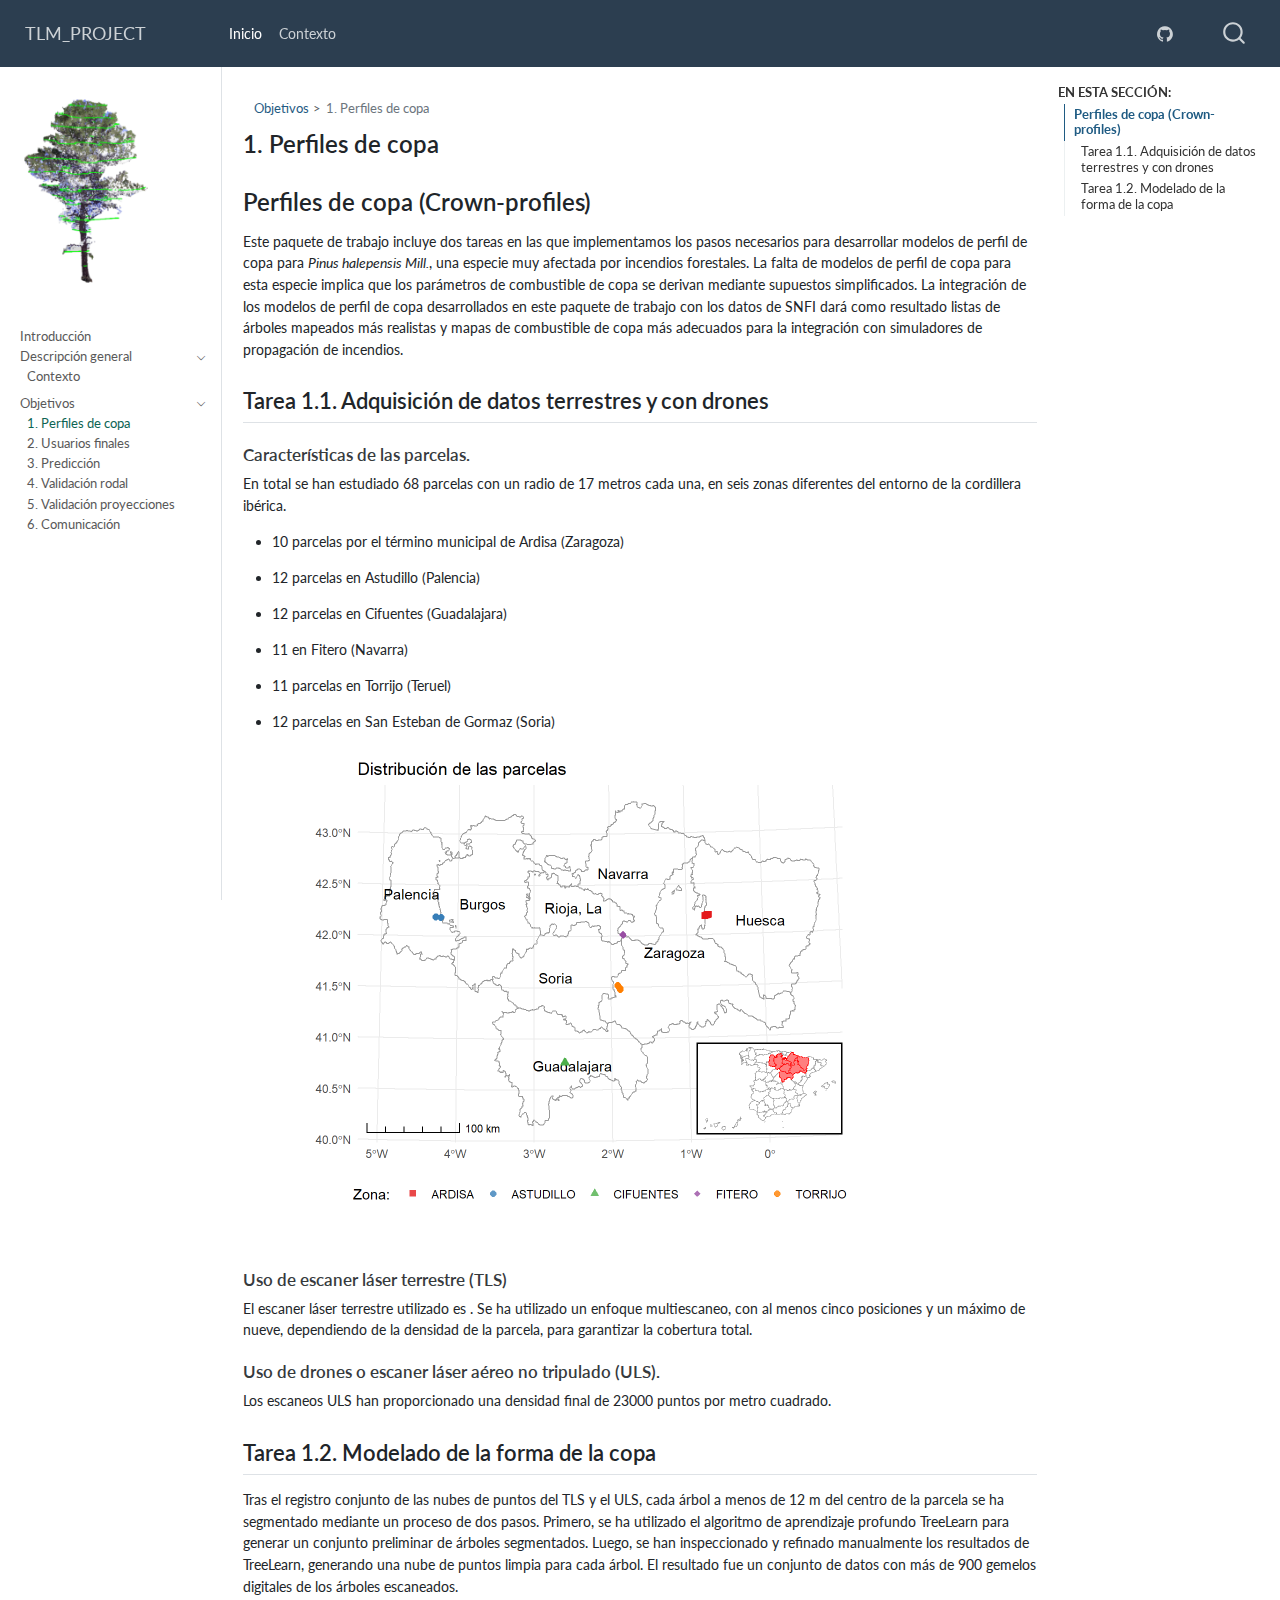
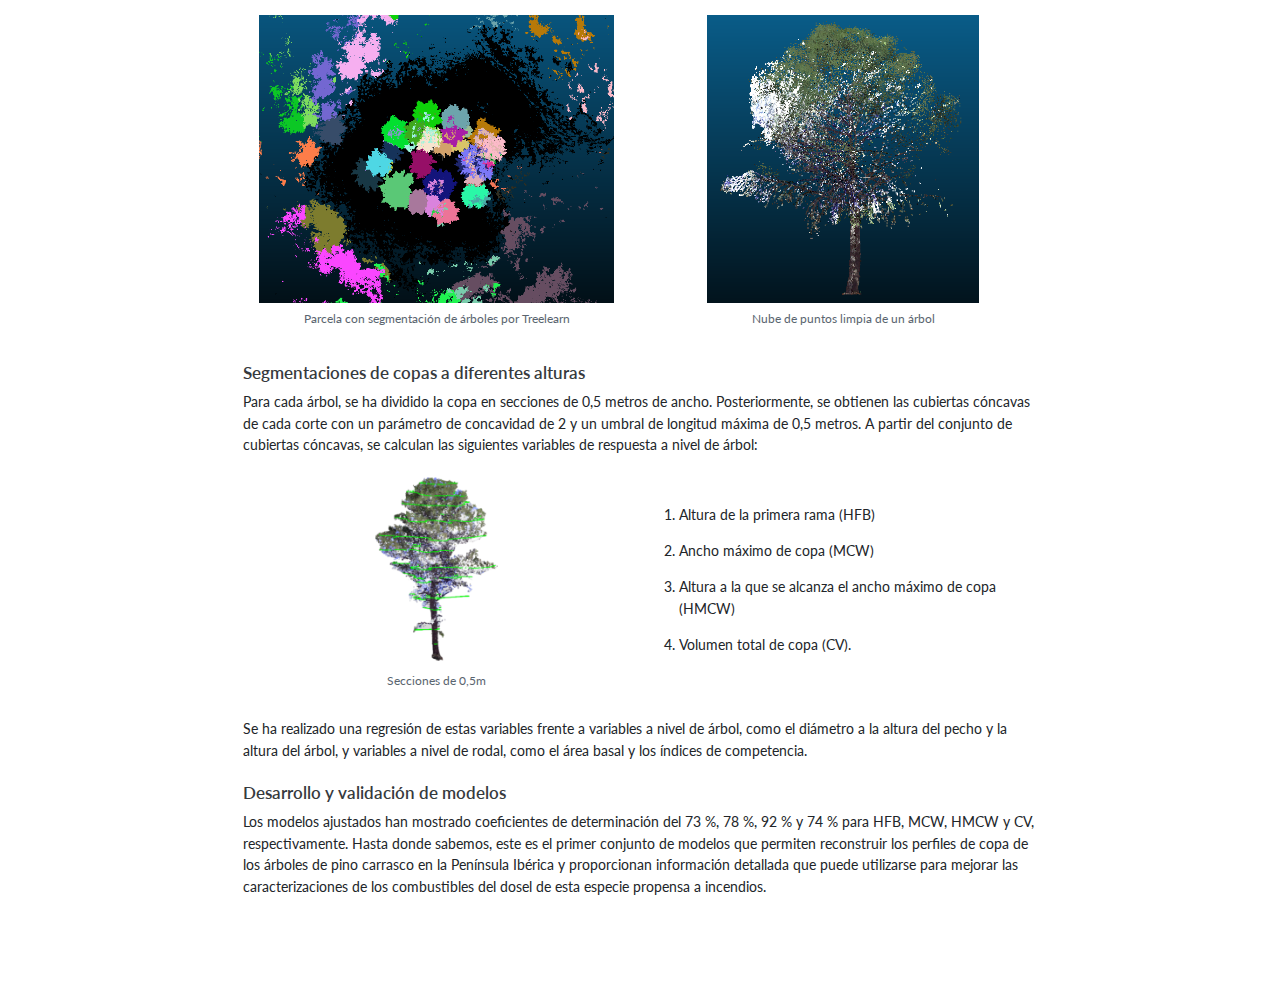
<file: docs/so1.html>
<!DOCTYPE html>
<html xmlns="http://www.w3.org/1999/xhtml" lang="en" xml:lang="en"><head>

<meta charset="utf-8">
<meta name="generator" content="quarto-1.7.32">

<meta name="viewport" content="width=device-width, initial-scale=1.0, user-scalable=yes">


<title>1. Perfiles de copa – TLM_PROJECT</title>
<style>
code{white-space: pre-wrap;}
span.smallcaps{font-variant: small-caps;}
div.columns{display: flex; gap: min(4vw, 1.5em);}
div.column{flex: auto; overflow-x: auto;}
div.hanging-indent{margin-left: 1.5em; text-indent: -1.5em;}
ul.task-list{list-style: none;}
ul.task-list li input[type="checkbox"] {
  width: 0.8em;
  margin: 0 0.8em 0.2em -1em; /* quarto-specific, see https://github.com/quarto-dev/quarto-cli/issues/4556 */ 
  vertical-align: middle;
}
</style>


<script src="site_libs/quarto-nav/quarto-nav.js"></script>
<script src="site_libs/quarto-nav/headroom.min.js"></script>
<script src="site_libs/clipboard/clipboard.min.js"></script>
<script src="site_libs/quarto-search/autocomplete.umd.js"></script>
<script src="site_libs/quarto-search/fuse.min.js"></script>
<script src="site_libs/quarto-search/quarto-search.js"></script>
<meta name="quarto:offset" content="./">
<link href="./images/clipboard-3772666577.png" rel="icon" type="image/png">
<script src="site_libs/quarto-html/quarto.js" type="module"></script>
<script src="site_libs/quarto-html/tabsets/tabsets.js" type="module"></script>
<script src="site_libs/quarto-html/popper.min.js"></script>
<script src="site_libs/quarto-html/tippy.umd.min.js"></script>
<script src="site_libs/quarto-html/anchor.min.js"></script>
<link href="site_libs/quarto-html/tippy.css" rel="stylesheet">
<link href="site_libs/quarto-html/quarto-syntax-highlighting-37eea08aefeeee20ff55810ff984fec1.css" rel="stylesheet" id="quarto-text-highlighting-styles">
<script src="site_libs/bootstrap/bootstrap.min.js"></script>
<link href="site_libs/bootstrap/bootstrap-icons.css" rel="stylesheet">
<link href="site_libs/bootstrap/bootstrap-5b58baaa308337050153be0193178cf6.min.css" rel="stylesheet" append-hash="true" id="quarto-bootstrap" data-mode="light">
<script src="site_libs/quarto-contrib/glightbox/glightbox.min.js"></script>
<link href="site_libs/quarto-contrib/glightbox/glightbox.min.css" rel="stylesheet">
<link href="site_libs/quarto-contrib/glightbox/lightbox.css" rel="stylesheet">
<script id="quarto-search-options" type="application/json">{
  "location": "navbar",
  "copy-button": false,
  "collapse-after": 3,
  "panel-placement": "end",
  "type": "overlay",
  "limit": 50,
  "keyboard-shortcut": [
    "f",
    "/",
    "s"
  ],
  "show-item-context": false,
  "language": {
    "search-no-results-text": "No results",
    "search-matching-documents-text": "matching documents",
    "search-copy-link-title": "Copy link to search",
    "search-hide-matches-text": "Hide additional matches",
    "search-more-match-text": "more match in this document",
    "search-more-matches-text": "more matches in this document",
    "search-clear-button-title": "Clear",
    "search-text-placeholder": "",
    "search-detached-cancel-button-title": "Cancel",
    "search-submit-button-title": "Submit",
    "search-label": "Search"
  }
}</script>


</head>

<body class="nav-sidebar docked nav-fixed quarto-light">

<div id="quarto-search-results"></div>
  <header id="quarto-header" class="headroom fixed-top">
    <nav class="navbar navbar-expand-lg " data-bs-theme="dark">
      <div class="navbar-container container-fluid">
      <div class="navbar-brand-container mx-auto">
    <a class="navbar-brand" href="./index.html">
    <span class="navbar-title">TLM_PROJECT</span>
    </a>
  </div>
            <div id="quarto-search" class="" title="Search"></div>
          <button class="navbar-toggler" type="button" data-bs-toggle="collapse" data-bs-target="#navbarCollapse" aria-controls="navbarCollapse" role="menu" aria-expanded="false" aria-label="Toggle navigation" onclick="if (window.quartoToggleHeadroom) { window.quartoToggleHeadroom(); }">
  <span class="navbar-toggler-icon"></span>
</button>
          <div class="collapse navbar-collapse" id="navbarCollapse">
            <ul class="navbar-nav navbar-nav-scroll me-auto">
  <li class="nav-item">
    <a class="nav-link active" href="./index.html" aria-current="page"> 
<span class="menu-text">Inicio</span></a>
  </li>  
  <li class="nav-item">
    <a class="nav-link" href="./overview.html"> 
<span class="menu-text">Contexto</span></a>
  </li>  
</ul>
            <ul class="navbar-nav navbar-nav-scroll ms-auto">
  <li class="nav-item compact">
    <a class="nav-link" href="https://github.com/TLM-PROJECT/TLM-PROJECT.github.io.git" target="_blank"> <i class="bi bi-github" role="img" aria-label="GitHub">
</i> 
<span class="menu-text"></span></a>
  </li>  
</ul>
          </div> <!-- /navcollapse -->
            <div class="quarto-navbar-tools">
</div>
      </div> <!-- /container-fluid -->
    </nav>
  <nav class="quarto-secondary-nav">
    <div class="container-fluid d-flex">
      <button type="button" class="quarto-btn-toggle btn" data-bs-toggle="collapse" role="button" data-bs-target=".quarto-sidebar-collapse-item" aria-controls="quarto-sidebar" aria-expanded="false" aria-label="Toggle sidebar navigation" onclick="if (window.quartoToggleHeadroom) { window.quartoToggleHeadroom(); }">
        <i class="bi bi-layout-text-sidebar-reverse"></i>
      </button>
        <nav class="quarto-page-breadcrumbs" aria-label="breadcrumb"><ol class="breadcrumb"><li class="breadcrumb-item"><a href="./so1.html">Objetivos</a></li><li class="breadcrumb-item"><a href="./so1.html">1. Perfiles de copa</a></li></ol></nav>
        <a class="flex-grow-1" role="navigation" data-bs-toggle="collapse" data-bs-target=".quarto-sidebar-collapse-item" aria-controls="quarto-sidebar" aria-expanded="false" aria-label="Toggle sidebar navigation" onclick="if (window.quartoToggleHeadroom) { window.quartoToggleHeadroom(); }">      
        </a>
      <button type="button" class="btn quarto-search-button" aria-label="Search" onclick="window.quartoOpenSearch();">
        <i class="bi bi-search"></i>
      </button>
    </div>
  </nav>
</header>
<!-- content -->
<div id="quarto-content" class="quarto-container page-columns page-rows-contents page-layout-article page-navbar">
<!-- sidebar -->
  <nav id="quarto-sidebar" class="sidebar collapse collapse-horizontal quarto-sidebar-collapse-item sidebar-navigation docked overflow-auto">
    <div class="pt-lg-2 mt-2 text-left sidebar-header">
      <a href="./index.html" class="sidebar-logo-link">
      <img src="./images/clipboard-3772666577.png" alt="" class="sidebar-logo py-0 d-lg-inline d-none">
      </a>
      </div>
        <div class="mt-2 flex-shrink-0 align-items-center">
        <div class="sidebar-search">
        <div id="quarto-search" class="" title="Search"></div>
        </div>
        </div>
    <div class="sidebar-menu-container"> 
    <ul class="list-unstyled mt-1">
        <li class="sidebar-item">
  <div class="sidebar-item-container"> 
  <a href="./index.html" class="sidebar-item-text sidebar-link">
 <span class="menu-text">Introducción</span></a>
  </div>
</li>
        <li class="sidebar-item sidebar-item-section">
      <div class="sidebar-item-container"> 
            <a class="sidebar-item-text sidebar-link text-start" data-bs-toggle="collapse" data-bs-target="#quarto-sidebar-section-1" role="navigation" aria-expanded="true">
 <span class="menu-text">Descripción general</span></a>
          <a class="sidebar-item-toggle text-start" data-bs-toggle="collapse" data-bs-target="#quarto-sidebar-section-1" role="navigation" aria-expanded="true" aria-label="Toggle section">
            <i class="bi bi-chevron-right ms-2"></i>
          </a> 
      </div>
      <ul id="quarto-sidebar-section-1" class="collapse list-unstyled sidebar-section depth1 show">  
          <li class="sidebar-item">
  <div class="sidebar-item-container"> 
  <a href="./overview.html" class="sidebar-item-text sidebar-link">
 <span class="menu-text">Contexto</span></a>
  </div>
</li>
      </ul>
  </li>
        <li class="sidebar-item sidebar-item-section">
      <div class="sidebar-item-container"> 
            <a class="sidebar-item-text sidebar-link text-start" data-bs-toggle="collapse" data-bs-target="#quarto-sidebar-section-2" role="navigation" aria-expanded="true">
 <span class="menu-text">Objetivos</span></a>
          <a class="sidebar-item-toggle text-start" data-bs-toggle="collapse" data-bs-target="#quarto-sidebar-section-2" role="navigation" aria-expanded="true" aria-label="Toggle section">
            <i class="bi bi-chevron-right ms-2"></i>
          </a> 
      </div>
      <ul id="quarto-sidebar-section-2" class="collapse list-unstyled sidebar-section depth1 show">  
          <li class="sidebar-item">
  <div class="sidebar-item-container"> 
  <a href="./so1.html" class="sidebar-item-text sidebar-link active">
 <span class="menu-text">1. Perfiles de copa</span></a>
  </div>
</li>
          <li class="sidebar-item">
  <div class="sidebar-item-container"> 
  <a href="./so2.html" class="sidebar-item-text sidebar-link">
 <span class="menu-text">2. Usuarios finales</span></a>
  </div>
</li>
          <li class="sidebar-item">
  <div class="sidebar-item-container"> 
  <a href="./so3.html" class="sidebar-item-text sidebar-link">
 <span class="menu-text">3. Predicción</span></a>
  </div>
</li>
          <li class="sidebar-item">
  <div class="sidebar-item-container"> 
  <a href="./so4.html" class="sidebar-item-text sidebar-link">
 <span class="menu-text">4. Validación rodal</span></a>
  </div>
</li>
          <li class="sidebar-item">
  <div class="sidebar-item-container"> 
  <a href="./so5.html" class="sidebar-item-text sidebar-link">
 <span class="menu-text">5. Validación proyecciones</span></a>
  </div>
</li>
          <li class="sidebar-item">
  <div class="sidebar-item-container"> 
  <a href="./so6.html" class="sidebar-item-text sidebar-link">
 <span class="menu-text">6. Comunicación</span></a>
  </div>
</li>
      </ul>
  </li>
    </ul>
    </div>
</nav>
<div id="quarto-sidebar-glass" class="quarto-sidebar-collapse-item" data-bs-toggle="collapse" data-bs-target=".quarto-sidebar-collapse-item"></div>
<!-- margin-sidebar -->
    <div id="quarto-margin-sidebar" class="sidebar margin-sidebar">
        <nav id="TOC" role="doc-toc" class="toc-active">
    <h2 id="toc-title">En esta sección:</h2>
   
  <ul>
  <li><a href="#perfiles-de-copa-crown-profiles" id="toc-perfiles-de-copa-crown-profiles" class="nav-link active" data-scroll-target="#perfiles-de-copa-crown-profiles">Perfiles de copa (Crown-profiles)</a>
  <ul>
  <li><a href="#tarea-1.1.-adquisición-de-datos-terrestres-y-con-drones" id="toc-tarea-1.1.-adquisición-de-datos-terrestres-y-con-drones" class="nav-link" data-scroll-target="#tarea-1.1.-adquisición-de-datos-terrestres-y-con-drones">Tarea 1.1. Adquisición de datos terrestres y con drones</a>
  <ul>
  <li><a href="#características-de-las-parcelas." id="toc-características-de-las-parcelas." class="nav-link" data-scroll-target="#características-de-las-parcelas.">Características de las parcelas.</a></li>
  <li><a href="#uso-de-escaner-láser-terrestre-tls" id="toc-uso-de-escaner-láser-terrestre-tls" class="nav-link" data-scroll-target="#uso-de-escaner-láser-terrestre-tls">Uso de escaner láser terrestre (TLS)</a></li>
  <li><a href="#uso-de-drones-o-escaner-láser-aéreo-no-tripulado-uls." id="toc-uso-de-drones-o-escaner-láser-aéreo-no-tripulado-uls." class="nav-link" data-scroll-target="#uso-de-drones-o-escaner-láser-aéreo-no-tripulado-uls.">Uso de drones o escaner láser aéreo no tripulado (ULS).</a></li>
  </ul></li>
  <li><a href="#tarea-1.2.-modelado-de-la-forma-de-la-copa" id="toc-tarea-1.2.-modelado-de-la-forma-de-la-copa" class="nav-link" data-scroll-target="#tarea-1.2.-modelado-de-la-forma-de-la-copa">Tarea 1.2. Modelado de la forma de la copa</a>
  <ul>
  <li><a href="#segmentaciones-de-copas-a-diferentes-alturas" id="toc-segmentaciones-de-copas-a-diferentes-alturas" class="nav-link" data-scroll-target="#segmentaciones-de-copas-a-diferentes-alturas">Segmentaciones de copas a diferentes alturas</a></li>
  <li><a href="#desarrollo-y-validación-de-modelos" id="toc-desarrollo-y-validación-de-modelos" class="nav-link" data-scroll-target="#desarrollo-y-validación-de-modelos">Desarrollo y validación de modelos</a></li>
  </ul></li>
  </ul></li>
  </ul>
</nav>
    </div>
<!-- main -->
<main class="content" id="quarto-document-content">

<header id="title-block-header" class="quarto-title-block default"><nav class="quarto-page-breadcrumbs quarto-title-breadcrumbs d-none d-lg-block" aria-label="breadcrumb"><ol class="breadcrumb"><li class="breadcrumb-item"><a href="./so1.html">Objetivos</a></li><li class="breadcrumb-item"><a href="./so1.html">1. Perfiles de copa</a></li></ol></nav>
<div class="quarto-title">
<h1 class="title">1. Perfiles de copa</h1>
</div>



<div class="quarto-title-meta">

    
  
    
  </div>
  


</header>


<section id="perfiles-de-copa-crown-profiles" class="level1">
<h1>Perfiles de copa (Crown-profiles)</h1>
<p>Este paquete de trabajo incluye dos tareas en las que implementamos los pasos necesarios para desarrollar modelos de perfil de copa para <em>Pinus halepensis Mill.</em>, una especie muy afectada por incendios forestales. La falta de modelos de perfil de copa para esta especie implica que los parámetros de combustible de copa se derivan mediante supuestos simplificados. La integración de los modelos de perfil de copa desarrollados en este paquete de trabajo con los datos de SNFI dará como resultado listas de árboles mapeados más realistas y mapas de combustible de copa más adecuados para la integración con simuladores de propagación de incendios.</p>
<section id="tarea-1.1.-adquisición-de-datos-terrestres-y-con-drones" class="level2">
<h2 class="anchored" data-anchor-id="tarea-1.1.-adquisición-de-datos-terrestres-y-con-drones">Tarea 1.1. Adquisición de datos terrestres y con drones</h2>
<section id="características-de-las-parcelas." class="level3">
<h3 class="anchored" data-anchor-id="características-de-las-parcelas.">Características de las parcelas.</h3>
<p>En total se han estudiado 68 parcelas con un radio de 17 metros cada una, en seis zonas diferentes del entorno de la cordillera ibérica.</p>
<ul>
<li><p>10 parcelas por el término municipal de Ardisa (Zaragoza)</p></li>
<li><p>12 parcelas en Astudillo (Palencia)</p></li>
<li><p>12 parcelas en Cifuentes (Guadalajara)</p></li>
<li><p>11 en Fitero (Navarra)</p></li>
<li><p>11 parcelas en Torrijo (Teruel)</p></li>
<li><p>12 parcelas en San Esteban de Gormaz (Soria)</p></li>
</ul>
<div class="cell">
<div class="cell-output-display">
<div>
<figure class="figure">
<p><img src="so1_files/figure-html/mapa-1.png" class="img-fluid figure-img" width="672"></p>
</figure>
</div>
</div>
</div>
</section>
<section id="uso-de-escaner-láser-terrestre-tls" class="level3">
<h3 class="anchored" data-anchor-id="uso-de-escaner-láser-terrestre-tls">Uso de escaner láser terrestre (TLS)</h3>
<p>El escaner láser terrestre utilizado es . Se ha utilizado un enfoque multiescaneo, con al menos cinco posiciones y un máximo de nueve, dependiendo de la densidad de la parcela, para garantizar la cobertura total.</p>
</section>
<section id="uso-de-drones-o-escaner-láser-aéreo-no-tripulado-uls." class="level3">
<h3 class="anchored" data-anchor-id="uso-de-drones-o-escaner-láser-aéreo-no-tripulado-uls.">Uso de drones o escaner láser aéreo no tripulado (ULS).</h3>
<p>Los escaneos ULS han proporcionado una densidad final de 23000 puntos por metro cuadrado.</p>
</section>
</section>
<section id="tarea-1.2.-modelado-de-la-forma-de-la-copa" class="level2">
<h2 class="anchored" data-anchor-id="tarea-1.2.-modelado-de-la-forma-de-la-copa">Tarea 1.2. Modelado de la forma de la copa</h2>
<p>Tras el registro conjunto de las nubes de puntos del TLS y el ULS, cada árbol a menos de 12 m del centro de la parcela se ha segmentado mediante un proceso de dos pasos. Primero, se ha utilizado el algoritmo de aprendizaje profundo TreeLearn para generar un conjunto preliminar de árboles segmentados. Luego, se han inspeccionado y refinado manualmente los resultados de TreeLearn, generando una nube de puntos limpia para cada árbol. El resultado fue un conjunto de datos con más de 900 gemelos digitales de los árboles escaneados.</p>
<div class="quarto-layout-panel" style="text-align: center;" data-layout-ncol="2">
<div class="quarto-layout-row">
<div class="quarto-layout-cell" style="flex-basis: 50.0%;justify-content: flex-start;">
<div class="quarto-figure quarto-figure-center">
<figure class="figure">
<p><a href="images/clipboard-2754405728.png" class="lightbox" data-gallery="quarto-lightbox-gallery-1" title="Parcela con segmentación de árboles por Treelearn"><img src="images/clipboard-2754405728.png" style="height:3in" alt="Parcela con segmentación de árboles por Treelearn" class="figure-img"></a></p>
<figcaption>Parcela con segmentación de árboles por Treelearn</figcaption>
</figure>
</div>
</div>
<div class="quarto-layout-cell" style="flex-basis: 50.0%;justify-content: flex-start;">
<div class="quarto-figure quarto-figure-center">
<figure class="figure">
<p><a href="images/clipboard-787428573.png" class="lightbox" data-gallery="quarto-lightbox-gallery-2" title="Nube de puntos limpia de un árbol"><img src="images/clipboard-787428573.png" style="height:3in" alt="Nube de puntos limpia de un árbol" class="figure-img"></a></p>
<figcaption>Nube de puntos limpia de un árbol</figcaption>
</figure>
</div>
</div>
</div>
</div>
<section id="segmentaciones-de-copas-a-diferentes-alturas" class="level3">
<h3 class="anchored" data-anchor-id="segmentaciones-de-copas-a-diferentes-alturas">Segmentaciones de copas a diferentes alturas</h3>
<p>Para cada árbol, se ha dividido la copa en secciones de 0,5 metros de ancho. Posteriormente, se obtienen las cubiertas cóncavas de cada corte con un parámetro de concavidad de 2 y un umbral de longitud máxima de 0,5 metros. A partir del conjunto de cubiertas cóncavas, se calculan las siguientes variables de respuesta a nivel de árbol:</p>
<div class="quarto-layout-panel" data-layout-ncol="2">
<div class="quarto-layout-row quarto-layout-valign-center">
<div class="quarto-layout-cell" style="flex-basis: 50.0%;justify-content: flex-start;">
<div class="quarto-figure quarto-figure-center">
<figure class="figure">
<p><a href="images/clipboard-3772666577.png" class="lightbox" data-gallery="quarto-lightbox-gallery-3" title="Secciones de 0,5m"><img src="images/clipboard-3772666577.png" style="height:2in" alt="Secciones de 0,5m" class="figure-img"></a></p>
<figcaption>Secciones de 0,5m</figcaption>
</figure>
</div>
</div>
<div class="quarto-layout-cell" style="flex-basis: 50.0%;justify-content: flex-start;">
<ol type="1">
<li><p>Altura de la primera rama (HFB)</p></li>
<li><p>Ancho máximo de copa (MCW)</p></li>
<li><p>Altura a la que se alcanza el ancho máximo de copa (HMCW)</p></li>
<li><p>Volumen total de copa (CV).</p></li>
</ol>
</div>
</div>
</div>
<p>Se ha realizado una regresión de estas variables frente a variables a nivel de árbol, como el diámetro a la altura del pecho y la altura del árbol, y variables a nivel de rodal, como el área basal y los índices de competencia.</p>
</section>
<section id="desarrollo-y-validación-de-modelos" class="level3">
<h3 class="anchored" data-anchor-id="desarrollo-y-validación-de-modelos">Desarrollo y validación de modelos</h3>
<p>Los modelos ajustados han mostrado coeficientes de determinación del 73 %, 78 %, 92 % y 74 % para HFB, MCW, HMCW y CV, respectivamente. Hasta donde sabemos, este es el primer conjunto de modelos que permiten reconstruir los perfiles de copa de los árboles de pino carrasco en la Península Ibérica y proporcionan información detallada que puede utilizarse para mejorar las caracterizaciones de los combustibles del dosel de esta especie propensa a incendios.</p>


</section>
</section>
</section>

</main> <!-- /main -->
<script id="quarto-html-after-body" type="application/javascript">
  window.document.addEventListener("DOMContentLoaded", function (event) {
    const icon = "";
    const anchorJS = new window.AnchorJS();
    anchorJS.options = {
      placement: 'right',
      icon: icon
    };
    anchorJS.add('.anchored');
    const isCodeAnnotation = (el) => {
      for (const clz of el.classList) {
        if (clz.startsWith('code-annotation-')) {                     
          return true;
        }
      }
      return false;
    }
    const onCopySuccess = function(e) {
      // button target
      const button = e.trigger;
      // don't keep focus
      button.blur();
      // flash "checked"
      button.classList.add('code-copy-button-checked');
      var currentTitle = button.getAttribute("title");
      button.setAttribute("title", "Copied!");
      let tooltip;
      if (window.bootstrap) {
        button.setAttribute("data-bs-toggle", "tooltip");
        button.setAttribute("data-bs-placement", "left");
        button.setAttribute("data-bs-title", "Copied!");
        tooltip = new bootstrap.Tooltip(button, 
          { trigger: "manual", 
            customClass: "code-copy-button-tooltip",
            offset: [0, -8]});
        tooltip.show();    
      }
      setTimeout(function() {
        if (tooltip) {
          tooltip.hide();
          button.removeAttribute("data-bs-title");
          button.removeAttribute("data-bs-toggle");
          button.removeAttribute("data-bs-placement");
        }
        button.setAttribute("title", currentTitle);
        button.classList.remove('code-copy-button-checked');
      }, 1000);
      // clear code selection
      e.clearSelection();
    }
    const getTextToCopy = function(trigger) {
        const codeEl = trigger.previousElementSibling.cloneNode(true);
        for (const childEl of codeEl.children) {
          if (isCodeAnnotation(childEl)) {
            childEl.remove();
          }
        }
        return codeEl.innerText;
    }
    const clipboard = new window.ClipboardJS('.code-copy-button:not([data-in-quarto-modal])', {
      text: getTextToCopy
    });
    clipboard.on('success', onCopySuccess);
    if (window.document.getElementById('quarto-embedded-source-code-modal')) {
      const clipboardModal = new window.ClipboardJS('.code-copy-button[data-in-quarto-modal]', {
        text: getTextToCopy,
        container: window.document.getElementById('quarto-embedded-source-code-modal')
      });
      clipboardModal.on('success', onCopySuccess);
    }
      var localhostRegex = new RegExp(/^(?:http|https):\/\/localhost\:?[0-9]*\//);
      var mailtoRegex = new RegExp(/^mailto:/);
        var filterRegex = new RegExp('/' + window.location.host + '/');
      var isInternal = (href) => {
          return filterRegex.test(href) || localhostRegex.test(href) || mailtoRegex.test(href);
      }
      // Inspect non-navigation links and adorn them if external
     var links = window.document.querySelectorAll('a[href]:not(.nav-link):not(.navbar-brand):not(.toc-action):not(.sidebar-link):not(.sidebar-item-toggle):not(.pagination-link):not(.no-external):not([aria-hidden]):not(.dropdown-item):not(.quarto-navigation-tool):not(.about-link)');
      for (var i=0; i<links.length; i++) {
        const link = links[i];
        if (!isInternal(link.href)) {
          // undo the damage that might have been done by quarto-nav.js in the case of
          // links that we want to consider external
          if (link.dataset.originalHref !== undefined) {
            link.href = link.dataset.originalHref;
          }
        }
      }
    function tippyHover(el, contentFn, onTriggerFn, onUntriggerFn) {
      const config = {
        allowHTML: true,
        maxWidth: 500,
        delay: 100,
        arrow: false,
        appendTo: function(el) {
            return el.parentElement;
        },
        interactive: true,
        interactiveBorder: 10,
        theme: 'quarto',
        placement: 'bottom-start',
      };
      if (contentFn) {
        config.content = contentFn;
      }
      if (onTriggerFn) {
        config.onTrigger = onTriggerFn;
      }
      if (onUntriggerFn) {
        config.onUntrigger = onUntriggerFn;
      }
      window.tippy(el, config); 
    }
    const noterefs = window.document.querySelectorAll('a[role="doc-noteref"]');
    for (var i=0; i<noterefs.length; i++) {
      const ref = noterefs[i];
      tippyHover(ref, function() {
        // use id or data attribute instead here
        let href = ref.getAttribute('data-footnote-href') || ref.getAttribute('href');
        try { href = new URL(href).hash; } catch {}
        const id = href.replace(/^#\/?/, "");
        const note = window.document.getElementById(id);
        if (note) {
          return note.innerHTML;
        } else {
          return "";
        }
      });
    }
    const xrefs = window.document.querySelectorAll('a.quarto-xref');
    const processXRef = (id, note) => {
      // Strip column container classes
      const stripColumnClz = (el) => {
        el.classList.remove("page-full", "page-columns");
        if (el.children) {
          for (const child of el.children) {
            stripColumnClz(child);
          }
        }
      }
      stripColumnClz(note)
      if (id === null || id.startsWith('sec-')) {
        // Special case sections, only their first couple elements
        const container = document.createElement("div");
        if (note.children && note.children.length > 2) {
          container.appendChild(note.children[0].cloneNode(true));
          for (let i = 1; i < note.children.length; i++) {
            const child = note.children[i];
            if (child.tagName === "P" && child.innerText === "") {
              continue;
            } else {
              container.appendChild(child.cloneNode(true));
              break;
            }
          }
          if (window.Quarto?.typesetMath) {
            window.Quarto.typesetMath(container);
          }
          return container.innerHTML
        } else {
          if (window.Quarto?.typesetMath) {
            window.Quarto.typesetMath(note);
          }
          return note.innerHTML;
        }
      } else {
        // Remove any anchor links if they are present
        const anchorLink = note.querySelector('a.anchorjs-link');
        if (anchorLink) {
          anchorLink.remove();
        }
        if (window.Quarto?.typesetMath) {
          window.Quarto.typesetMath(note);
        }
        if (note.classList.contains("callout")) {
          return note.outerHTML;
        } else {
          return note.innerHTML;
        }
      }
    }
    for (var i=0; i<xrefs.length; i++) {
      const xref = xrefs[i];
      tippyHover(xref, undefined, function(instance) {
        instance.disable();
        let url = xref.getAttribute('href');
        let hash = undefined; 
        if (url.startsWith('#')) {
          hash = url;
        } else {
          try { hash = new URL(url).hash; } catch {}
        }
        if (hash) {
          const id = hash.replace(/^#\/?/, "");
          const note = window.document.getElementById(id);
          if (note !== null) {
            try {
              const html = processXRef(id, note.cloneNode(true));
              instance.setContent(html);
            } finally {
              instance.enable();
              instance.show();
            }
          } else {
            // See if we can fetch this
            fetch(url.split('#')[0])
            .then(res => res.text())
            .then(html => {
              const parser = new DOMParser();
              const htmlDoc = parser.parseFromString(html, "text/html");
              const note = htmlDoc.getElementById(id);
              if (note !== null) {
                const html = processXRef(id, note);
                instance.setContent(html);
              } 
            }).finally(() => {
              instance.enable();
              instance.show();
            });
          }
        } else {
          // See if we can fetch a full url (with no hash to target)
          // This is a special case and we should probably do some content thinning / targeting
          fetch(url)
          .then(res => res.text())
          .then(html => {
            const parser = new DOMParser();
            const htmlDoc = parser.parseFromString(html, "text/html");
            const note = htmlDoc.querySelector('main.content');
            if (note !== null) {
              // This should only happen for chapter cross references
              // (since there is no id in the URL)
              // remove the first header
              if (note.children.length > 0 && note.children[0].tagName === "HEADER") {
                note.children[0].remove();
              }
              const html = processXRef(null, note);
              instance.setContent(html);
            } 
          }).finally(() => {
            instance.enable();
            instance.show();
          });
        }
      }, function(instance) {
      });
    }
        let selectedAnnoteEl;
        const selectorForAnnotation = ( cell, annotation) => {
          let cellAttr = 'data-code-cell="' + cell + '"';
          let lineAttr = 'data-code-annotation="' +  annotation + '"';
          const selector = 'span[' + cellAttr + '][' + lineAttr + ']';
          return selector;
        }
        const selectCodeLines = (annoteEl) => {
          const doc = window.document;
          const targetCell = annoteEl.getAttribute("data-target-cell");
          const targetAnnotation = annoteEl.getAttribute("data-target-annotation");
          const annoteSpan = window.document.querySelector(selectorForAnnotation(targetCell, targetAnnotation));
          const lines = annoteSpan.getAttribute("data-code-lines").split(",");
          const lineIds = lines.map((line) => {
            return targetCell + "-" + line;
          })
          let top = null;
          let height = null;
          let parent = null;
          if (lineIds.length > 0) {
              //compute the position of the single el (top and bottom and make a div)
              const el = window.document.getElementById(lineIds[0]);
              top = el.offsetTop;
              height = el.offsetHeight;
              parent = el.parentElement.parentElement;
            if (lineIds.length > 1) {
              const lastEl = window.document.getElementById(lineIds[lineIds.length - 1]);
              const bottom = lastEl.offsetTop + lastEl.offsetHeight;
              height = bottom - top;
            }
            if (top !== null && height !== null && parent !== null) {
              // cook up a div (if necessary) and position it 
              let div = window.document.getElementById("code-annotation-line-highlight");
              if (div === null) {
                div = window.document.createElement("div");
                div.setAttribute("id", "code-annotation-line-highlight");
                div.style.position = 'absolute';
                parent.appendChild(div);
              }
              div.style.top = top - 2 + "px";
              div.style.height = height + 4 + "px";
              div.style.left = 0;
              let gutterDiv = window.document.getElementById("code-annotation-line-highlight-gutter");
              if (gutterDiv === null) {
                gutterDiv = window.document.createElement("div");
                gutterDiv.setAttribute("id", "code-annotation-line-highlight-gutter");
                gutterDiv.style.position = 'absolute';
                const codeCell = window.document.getElementById(targetCell);
                const gutter = codeCell.querySelector('.code-annotation-gutter');
                gutter.appendChild(gutterDiv);
              }
              gutterDiv.style.top = top - 2 + "px";
              gutterDiv.style.height = height + 4 + "px";
            }
            selectedAnnoteEl = annoteEl;
          }
        };
        const unselectCodeLines = () => {
          const elementsIds = ["code-annotation-line-highlight", "code-annotation-line-highlight-gutter"];
          elementsIds.forEach((elId) => {
            const div = window.document.getElementById(elId);
            if (div) {
              div.remove();
            }
          });
          selectedAnnoteEl = undefined;
        };
          // Handle positioning of the toggle
      window.addEventListener(
        "resize",
        throttle(() => {
          elRect = undefined;
          if (selectedAnnoteEl) {
            selectCodeLines(selectedAnnoteEl);
          }
        }, 10)
      );
      function throttle(fn, ms) {
      let throttle = false;
      let timer;
        return (...args) => {
          if(!throttle) { // first call gets through
              fn.apply(this, args);
              throttle = true;
          } else { // all the others get throttled
              if(timer) clearTimeout(timer); // cancel #2
              timer = setTimeout(() => {
                fn.apply(this, args);
                timer = throttle = false;
              }, ms);
          }
        };
      }
        // Attach click handler to the DT
        const annoteDls = window.document.querySelectorAll('dt[data-target-cell]');
        for (const annoteDlNode of annoteDls) {
          annoteDlNode.addEventListener('click', (event) => {
            const clickedEl = event.target;
            if (clickedEl !== selectedAnnoteEl) {
              unselectCodeLines();
              const activeEl = window.document.querySelector('dt[data-target-cell].code-annotation-active');
              if (activeEl) {
                activeEl.classList.remove('code-annotation-active');
              }
              selectCodeLines(clickedEl);
              clickedEl.classList.add('code-annotation-active');
            } else {
              // Unselect the line
              unselectCodeLines();
              clickedEl.classList.remove('code-annotation-active');
            }
          });
        }
    const findCites = (el) => {
      const parentEl = el.parentElement;
      if (parentEl) {
        const cites = parentEl.dataset.cites;
        if (cites) {
          return {
            el,
            cites: cites.split(' ')
          };
        } else {
          return findCites(el.parentElement)
        }
      } else {
        return undefined;
      }
    };
    var bibliorefs = window.document.querySelectorAll('a[role="doc-biblioref"]');
    for (var i=0; i<bibliorefs.length; i++) {
      const ref = bibliorefs[i];
      const citeInfo = findCites(ref);
      if (citeInfo) {
        tippyHover(citeInfo.el, function() {
          var popup = window.document.createElement('div');
          citeInfo.cites.forEach(function(cite) {
            var citeDiv = window.document.createElement('div');
            citeDiv.classList.add('hanging-indent');
            citeDiv.classList.add('csl-entry');
            var biblioDiv = window.document.getElementById('ref-' + cite);
            if (biblioDiv) {
              citeDiv.innerHTML = biblioDiv.innerHTML;
            }
            popup.appendChild(citeDiv);
          });
          return popup.innerHTML;
        });
      }
    }
  });
  </script>
</div> <!-- /content -->
<script>var lightboxQuarto = GLightbox({"closeEffect":"zoom","descPosition":"bottom","loop":false,"openEffect":"zoom","selector":".lightbox"});
(function() {
  let previousOnload = window.onload;
  window.onload = () => {
    if (previousOnload) {
      previousOnload();
    }
    lightboxQuarto.on('slide_before_load', (data) => {
      const { slideIndex, slideNode, slideConfig, player, trigger } = data;
      const href = trigger.getAttribute('href');
      if (href !== null) {
        const imgEl = window.document.querySelector(`a[href="${href}"] img`);
        if (imgEl !== null) {
          const srcAttr = imgEl.getAttribute("src");
          if (srcAttr && srcAttr.startsWith("data:")) {
            slideConfig.href = srcAttr;
          }
        }
      } 
    });
  
    lightboxQuarto.on('slide_after_load', (data) => {
      const { slideIndex, slideNode, slideConfig, player, trigger } = data;
      if (window.Quarto?.typesetMath) {
        window.Quarto.typesetMath(slideNode);
      }
    });
  
  };
  
})();
          </script>




</body></html>
</file>
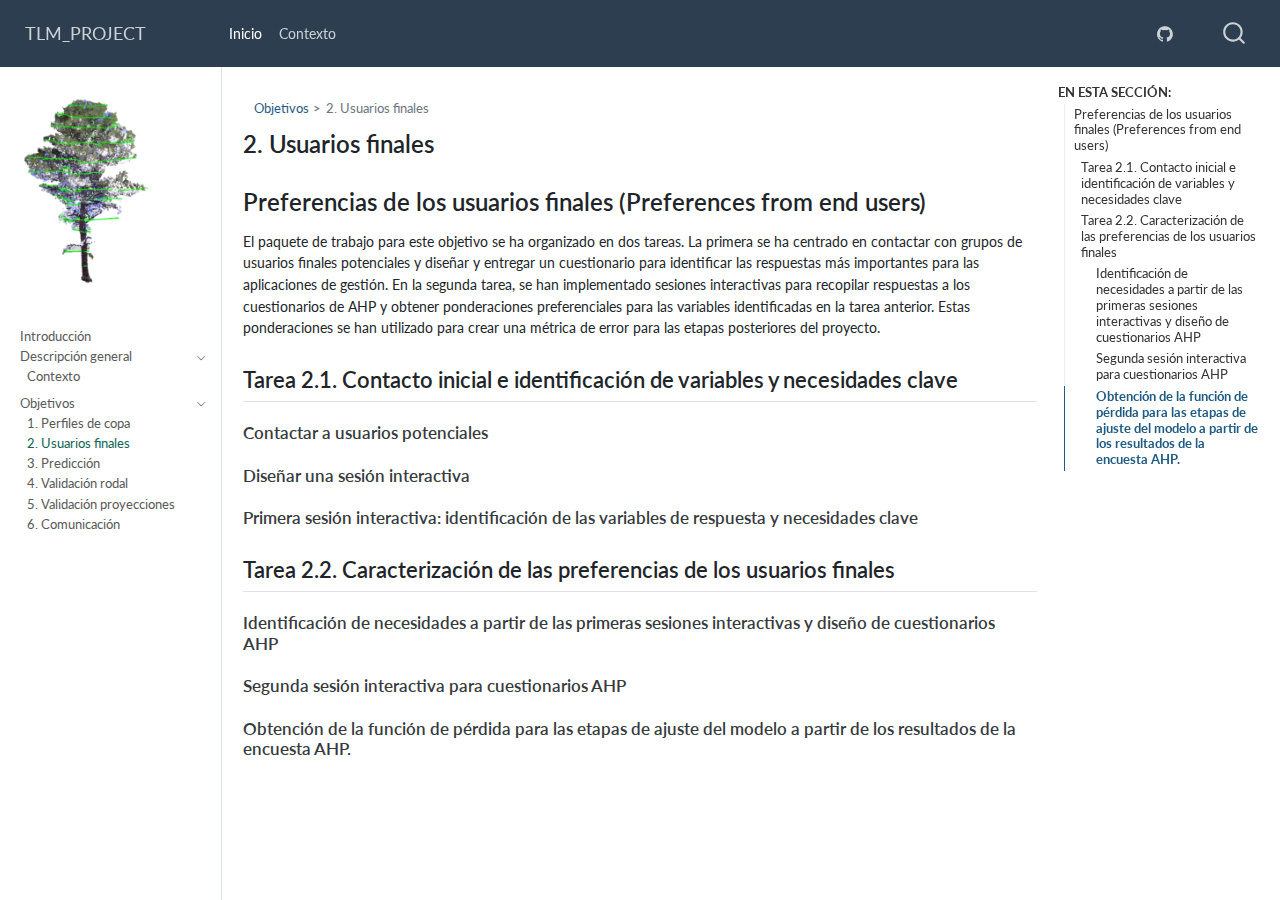
<file: docs/so2.html>
<!DOCTYPE html>
<html xmlns="http://www.w3.org/1999/xhtml" lang="en" xml:lang="en"><head>

<meta charset="utf-8">
<meta name="generator" content="quarto-1.7.32">

<meta name="viewport" content="width=device-width, initial-scale=1.0, user-scalable=yes">


<title>2. Usuarios finales – TLM_PROJECT</title>
<style>
code{white-space: pre-wrap;}
span.smallcaps{font-variant: small-caps;}
div.columns{display: flex; gap: min(4vw, 1.5em);}
div.column{flex: auto; overflow-x: auto;}
div.hanging-indent{margin-left: 1.5em; text-indent: -1.5em;}
ul.task-list{list-style: none;}
ul.task-list li input[type="checkbox"] {
  width: 0.8em;
  margin: 0 0.8em 0.2em -1em; /* quarto-specific, see https://github.com/quarto-dev/quarto-cli/issues/4556 */ 
  vertical-align: middle;
}
</style>


<script src="site_libs/quarto-nav/quarto-nav.js"></script>
<script src="site_libs/quarto-nav/headroom.min.js"></script>
<script src="site_libs/clipboard/clipboard.min.js"></script>
<script src="site_libs/quarto-search/autocomplete.umd.js"></script>
<script src="site_libs/quarto-search/fuse.min.js"></script>
<script src="site_libs/quarto-search/quarto-search.js"></script>
<meta name="quarto:offset" content="./">
<link href="./images/clipboard-3772666577.png" rel="icon" type="image/png">
<script src="site_libs/quarto-html/quarto.js" type="module"></script>
<script src="site_libs/quarto-html/tabsets/tabsets.js" type="module"></script>
<script src="site_libs/quarto-html/popper.min.js"></script>
<script src="site_libs/quarto-html/tippy.umd.min.js"></script>
<script src="site_libs/quarto-html/anchor.min.js"></script>
<link href="site_libs/quarto-html/tippy.css" rel="stylesheet">
<link href="site_libs/quarto-html/quarto-syntax-highlighting-37eea08aefeeee20ff55810ff984fec1.css" rel="stylesheet" id="quarto-text-highlighting-styles">
<script src="site_libs/bootstrap/bootstrap.min.js"></script>
<link href="site_libs/bootstrap/bootstrap-icons.css" rel="stylesheet">
<link href="site_libs/bootstrap/bootstrap-5b58baaa308337050153be0193178cf6.min.css" rel="stylesheet" append-hash="true" id="quarto-bootstrap" data-mode="light">
<script id="quarto-search-options" type="application/json">{
  "location": "navbar",
  "copy-button": false,
  "collapse-after": 3,
  "panel-placement": "end",
  "type": "overlay",
  "limit": 50,
  "keyboard-shortcut": [
    "f",
    "/",
    "s"
  ],
  "show-item-context": false,
  "language": {
    "search-no-results-text": "No results",
    "search-matching-documents-text": "matching documents",
    "search-copy-link-title": "Copy link to search",
    "search-hide-matches-text": "Hide additional matches",
    "search-more-match-text": "more match in this document",
    "search-more-matches-text": "more matches in this document",
    "search-clear-button-title": "Clear",
    "search-text-placeholder": "",
    "search-detached-cancel-button-title": "Cancel",
    "search-submit-button-title": "Submit",
    "search-label": "Search"
  }
}</script>


</head>

<body class="nav-sidebar docked nav-fixed quarto-light">

<div id="quarto-search-results"></div>
  <header id="quarto-header" class="headroom fixed-top">
    <nav class="navbar navbar-expand-lg " data-bs-theme="dark">
      <div class="navbar-container container-fluid">
      <div class="navbar-brand-container mx-auto">
    <a class="navbar-brand" href="./index.html">
    <span class="navbar-title">TLM_PROJECT</span>
    </a>
  </div>
            <div id="quarto-search" class="" title="Search"></div>
          <button class="navbar-toggler" type="button" data-bs-toggle="collapse" data-bs-target="#navbarCollapse" aria-controls="navbarCollapse" role="menu" aria-expanded="false" aria-label="Toggle navigation" onclick="if (window.quartoToggleHeadroom) { window.quartoToggleHeadroom(); }">
  <span class="navbar-toggler-icon"></span>
</button>
          <div class="collapse navbar-collapse" id="navbarCollapse">
            <ul class="navbar-nav navbar-nav-scroll me-auto">
  <li class="nav-item">
    <a class="nav-link active" href="./index.html" aria-current="page"> 
<span class="menu-text">Inicio</span></a>
  </li>  
  <li class="nav-item">
    <a class="nav-link" href="./overview.html"> 
<span class="menu-text">Contexto</span></a>
  </li>  
</ul>
            <ul class="navbar-nav navbar-nav-scroll ms-auto">
  <li class="nav-item compact">
    <a class="nav-link" href="https://github.com/TLM-PROJECT/TLM-PROJECT.github.io.git" target="_blank"> <i class="bi bi-github" role="img" aria-label="GitHub">
</i> 
<span class="menu-text"></span></a>
  </li>  
</ul>
          </div> <!-- /navcollapse -->
            <div class="quarto-navbar-tools">
</div>
      </div> <!-- /container-fluid -->
    </nav>
  <nav class="quarto-secondary-nav">
    <div class="container-fluid d-flex">
      <button type="button" class="quarto-btn-toggle btn" data-bs-toggle="collapse" role="button" data-bs-target=".quarto-sidebar-collapse-item" aria-controls="quarto-sidebar" aria-expanded="false" aria-label="Toggle sidebar navigation" onclick="if (window.quartoToggleHeadroom) { window.quartoToggleHeadroom(); }">
        <i class="bi bi-layout-text-sidebar-reverse"></i>
      </button>
        <nav class="quarto-page-breadcrumbs" aria-label="breadcrumb"><ol class="breadcrumb"><li class="breadcrumb-item"><a href="./so1.html">Objetivos</a></li><li class="breadcrumb-item"><a href="./so2.html">2. Usuarios finales</a></li></ol></nav>
        <a class="flex-grow-1" role="navigation" data-bs-toggle="collapse" data-bs-target=".quarto-sidebar-collapse-item" aria-controls="quarto-sidebar" aria-expanded="false" aria-label="Toggle sidebar navigation" onclick="if (window.quartoToggleHeadroom) { window.quartoToggleHeadroom(); }">      
        </a>
      <button type="button" class="btn quarto-search-button" aria-label="Search" onclick="window.quartoOpenSearch();">
        <i class="bi bi-search"></i>
      </button>
    </div>
  </nav>
</header>
<!-- content -->
<div id="quarto-content" class="quarto-container page-columns page-rows-contents page-layout-article page-navbar">
<!-- sidebar -->
  <nav id="quarto-sidebar" class="sidebar collapse collapse-horizontal quarto-sidebar-collapse-item sidebar-navigation docked overflow-auto">
    <div class="pt-lg-2 mt-2 text-left sidebar-header">
      <a href="./index.html" class="sidebar-logo-link">
      <img src="./images/clipboard-3772666577.png" alt="" class="sidebar-logo py-0 d-lg-inline d-none">
      </a>
      </div>
        <div class="mt-2 flex-shrink-0 align-items-center">
        <div class="sidebar-search">
        <div id="quarto-search" class="" title="Search"></div>
        </div>
        </div>
    <div class="sidebar-menu-container"> 
    <ul class="list-unstyled mt-1">
        <li class="sidebar-item">
  <div class="sidebar-item-container"> 
  <a href="./index.html" class="sidebar-item-text sidebar-link">
 <span class="menu-text">Introducción</span></a>
  </div>
</li>
        <li class="sidebar-item sidebar-item-section">
      <div class="sidebar-item-container"> 
            <a class="sidebar-item-text sidebar-link text-start" data-bs-toggle="collapse" data-bs-target="#quarto-sidebar-section-1" role="navigation" aria-expanded="true">
 <span class="menu-text">Descripción general</span></a>
          <a class="sidebar-item-toggle text-start" data-bs-toggle="collapse" data-bs-target="#quarto-sidebar-section-1" role="navigation" aria-expanded="true" aria-label="Toggle section">
            <i class="bi bi-chevron-right ms-2"></i>
          </a> 
      </div>
      <ul id="quarto-sidebar-section-1" class="collapse list-unstyled sidebar-section depth1 show">  
          <li class="sidebar-item">
  <div class="sidebar-item-container"> 
  <a href="./overview.html" class="sidebar-item-text sidebar-link">
 <span class="menu-text">Contexto</span></a>
  </div>
</li>
      </ul>
  </li>
        <li class="sidebar-item sidebar-item-section">
      <div class="sidebar-item-container"> 
            <a class="sidebar-item-text sidebar-link text-start" data-bs-toggle="collapse" data-bs-target="#quarto-sidebar-section-2" role="navigation" aria-expanded="true">
 <span class="menu-text">Objetivos</span></a>
          <a class="sidebar-item-toggle text-start" data-bs-toggle="collapse" data-bs-target="#quarto-sidebar-section-2" role="navigation" aria-expanded="true" aria-label="Toggle section">
            <i class="bi bi-chevron-right ms-2"></i>
          </a> 
      </div>
      <ul id="quarto-sidebar-section-2" class="collapse list-unstyled sidebar-section depth1 show">  
          <li class="sidebar-item">
  <div class="sidebar-item-container"> 
  <a href="./so1.html" class="sidebar-item-text sidebar-link">
 <span class="menu-text">1. Perfiles de copa</span></a>
  </div>
</li>
          <li class="sidebar-item">
  <div class="sidebar-item-container"> 
  <a href="./so2.html" class="sidebar-item-text sidebar-link active">
 <span class="menu-text">2. Usuarios finales</span></a>
  </div>
</li>
          <li class="sidebar-item">
  <div class="sidebar-item-container"> 
  <a href="./so3.html" class="sidebar-item-text sidebar-link">
 <span class="menu-text">3. Predicción</span></a>
  </div>
</li>
          <li class="sidebar-item">
  <div class="sidebar-item-container"> 
  <a href="./so4.html" class="sidebar-item-text sidebar-link">
 <span class="menu-text">4. Validación rodal</span></a>
  </div>
</li>
          <li class="sidebar-item">
  <div class="sidebar-item-container"> 
  <a href="./so5.html" class="sidebar-item-text sidebar-link">
 <span class="menu-text">5. Validación proyecciones</span></a>
  </div>
</li>
          <li class="sidebar-item">
  <div class="sidebar-item-container"> 
  <a href="./so6.html" class="sidebar-item-text sidebar-link">
 <span class="menu-text">6. Comunicación</span></a>
  </div>
</li>
      </ul>
  </li>
    </ul>
    </div>
</nav>
<div id="quarto-sidebar-glass" class="quarto-sidebar-collapse-item" data-bs-toggle="collapse" data-bs-target=".quarto-sidebar-collapse-item"></div>
<!-- margin-sidebar -->
    <div id="quarto-margin-sidebar" class="sidebar margin-sidebar">
        <nav id="TOC" role="doc-toc" class="toc-active">
    <h2 id="toc-title">En esta sección:</h2>
   
  <ul>
  <li><a href="#preferencias-de-los-usuarios-finales-preferences-from-end-users" id="toc-preferencias-de-los-usuarios-finales-preferences-from-end-users" class="nav-link active" data-scroll-target="#preferencias-de-los-usuarios-finales-preferences-from-end-users">Preferencias de los usuarios finales (Preferences from end users)</a>
  <ul>
  <li><a href="#tarea-2.1.-contacto-inicial-e-identificación-de-variables-y-necesidades-clave" id="toc-tarea-2.1.-contacto-inicial-e-identificación-de-variables-y-necesidades-clave" class="nav-link" data-scroll-target="#tarea-2.1.-contacto-inicial-e-identificación-de-variables-y-necesidades-clave">Tarea 2.1. Contacto inicial e identificación de variables y necesidades clave</a>
  <ul>
  <li><a href="#contactar-a-usuarios-potenciales" id="toc-contactar-a-usuarios-potenciales" class="nav-link" data-scroll-target="#contactar-a-usuarios-potenciales">Contactar a usuarios potenciales</a></li>
  <li><a href="#diseñar-una-sesión-interactiva" id="toc-diseñar-una-sesión-interactiva" class="nav-link" data-scroll-target="#diseñar-una-sesión-interactiva">Diseñar una sesión interactiva</a></li>
  <li><a href="#primera-sesión-interactiva-identificación-de-las-variables-de-respuesta-y-necesidades-clave" id="toc-primera-sesión-interactiva-identificación-de-las-variables-de-respuesta-y-necesidades-clave" class="nav-link" data-scroll-target="#primera-sesión-interactiva-identificación-de-las-variables-de-respuesta-y-necesidades-clave">Primera sesión interactiva: identificación de las variables de respuesta y necesidades clave</a></li>
  </ul></li>
  <li><a href="#tarea-2.2.-caracterización-de-las-preferencias-de-los-usuarios-finales" id="toc-tarea-2.2.-caracterización-de-las-preferencias-de-los-usuarios-finales" class="nav-link" data-scroll-target="#tarea-2.2.-caracterización-de-las-preferencias-de-los-usuarios-finales">Tarea 2.2. Caracterización de las preferencias de los usuarios finales</a>
  <ul>
  <li><a href="#identificación-de-necesidades-a-partir-de-las-primeras-sesiones-interactivas-y-diseño-de-cuestionarios-ahp" id="toc-identificación-de-necesidades-a-partir-de-las-primeras-sesiones-interactivas-y-diseño-de-cuestionarios-ahp" class="nav-link" data-scroll-target="#identificación-de-necesidades-a-partir-de-las-primeras-sesiones-interactivas-y-diseño-de-cuestionarios-ahp">Identificación de necesidades a partir de las primeras sesiones interactivas y diseño de cuestionarios AHP</a></li>
  <li><a href="#segunda-sesión-interactiva-para-cuestionarios-ahp" id="toc-segunda-sesión-interactiva-para-cuestionarios-ahp" class="nav-link" data-scroll-target="#segunda-sesión-interactiva-para-cuestionarios-ahp">Segunda sesión interactiva para cuestionarios AHP</a></li>
  <li><a href="#obtención-de-la-función-de-pérdida-para-las-etapas-de-ajuste-del-modelo-a-partir-de-los-resultados-de-la-encuesta-ahp." id="toc-obtención-de-la-función-de-pérdida-para-las-etapas-de-ajuste-del-modelo-a-partir-de-los-resultados-de-la-encuesta-ahp." class="nav-link" data-scroll-target="#obtención-de-la-función-de-pérdida-para-las-etapas-de-ajuste-del-modelo-a-partir-de-los-resultados-de-la-encuesta-ahp.">Obtención de la función de pérdida para las etapas de ajuste del modelo a partir de los resultados de la encuesta AHP.</a></li>
  </ul></li>
  </ul></li>
  </ul>
</nav>
    </div>
<!-- main -->
<main class="content" id="quarto-document-content">

<header id="title-block-header" class="quarto-title-block default"><nav class="quarto-page-breadcrumbs quarto-title-breadcrumbs d-none d-lg-block" aria-label="breadcrumb"><ol class="breadcrumb"><li class="breadcrumb-item"><a href="./so1.html">Objetivos</a></li><li class="breadcrumb-item"><a href="./so2.html">2. Usuarios finales</a></li></ol></nav>
<div class="quarto-title">
<h1 class="title">2. Usuarios finales</h1>
</div>



<div class="quarto-title-meta">

    
  
    
  </div>
  


</header>


<section id="preferencias-de-los-usuarios-finales-preferences-from-end-users" class="level1">
<h1>Preferencias de los usuarios finales (Preferences from end users)</h1>
<p>El paquete de trabajo para este objetivo se ha organizado en dos tareas. La primera se ha centrado en contactar con grupos de usuarios finales potenciales y diseñar y entregar un cuestionario para identificar las respuestas más importantes para las aplicaciones de gestión. En la segunda tarea, se han implementado sesiones interactivas para recopilar respuestas a los cuestionarios de AHP y obtener ponderaciones preferenciales para las variables identificadas en la tarea anterior. Estas ponderaciones se han utilizado para crear una métrica de error para las etapas posteriores del proyecto.</p>
<section id="tarea-2.1.-contacto-inicial-e-identificación-de-variables-y-necesidades-clave" class="level2">
<h2 class="anchored" data-anchor-id="tarea-2.1.-contacto-inicial-e-identificación-de-variables-y-necesidades-clave">Tarea 2.1. Contacto inicial e identificación de variables y necesidades clave</h2>
<section id="contactar-a-usuarios-potenciales" class="level3">
<h3 class="anchored" data-anchor-id="contactar-a-usuarios-potenciales">Contactar a usuarios potenciales</h3>
</section>
<section id="diseñar-una-sesión-interactiva" class="level3">
<h3 class="anchored" data-anchor-id="diseñar-una-sesión-interactiva">Diseñar una sesión interactiva</h3>
</section>
<section id="primera-sesión-interactiva-identificación-de-las-variables-de-respuesta-y-necesidades-clave" class="level3">
<h3 class="anchored" data-anchor-id="primera-sesión-interactiva-identificación-de-las-variables-de-respuesta-y-necesidades-clave">Primera sesión interactiva: identificación de las variables de respuesta y necesidades clave</h3>
</section>
</section>
<section id="tarea-2.2.-caracterización-de-las-preferencias-de-los-usuarios-finales" class="level2">
<h2 class="anchored" data-anchor-id="tarea-2.2.-caracterización-de-las-preferencias-de-los-usuarios-finales">Tarea 2.2. Caracterización de las preferencias de los usuarios finales</h2>
<section id="identificación-de-necesidades-a-partir-de-las-primeras-sesiones-interactivas-y-diseño-de-cuestionarios-ahp" class="level3">
<h3 class="anchored" data-anchor-id="identificación-de-necesidades-a-partir-de-las-primeras-sesiones-interactivas-y-diseño-de-cuestionarios-ahp">Identificación de necesidades a partir de las primeras sesiones interactivas y diseño de cuestionarios AHP</h3>
</section>
<section id="segunda-sesión-interactiva-para-cuestionarios-ahp" class="level3">
<h3 class="anchored" data-anchor-id="segunda-sesión-interactiva-para-cuestionarios-ahp">Segunda sesión interactiva para cuestionarios AHP</h3>
</section>
<section id="obtención-de-la-función-de-pérdida-para-las-etapas-de-ajuste-del-modelo-a-partir-de-los-resultados-de-la-encuesta-ahp." class="level3">
<h3 class="anchored" data-anchor-id="obtención-de-la-función-de-pérdida-para-las-etapas-de-ajuste-del-modelo-a-partir-de-los-resultados-de-la-encuesta-ahp.">Obtención de la función de pérdida para las etapas de ajuste del modelo a partir de los resultados de la encuesta AHP.</h3>


</section>
</section>
</section>

</main> <!-- /main -->
<script id="quarto-html-after-body" type="application/javascript">
  window.document.addEventListener("DOMContentLoaded", function (event) {
    const icon = "";
    const anchorJS = new window.AnchorJS();
    anchorJS.options = {
      placement: 'right',
      icon: icon
    };
    anchorJS.add('.anchored');
    const isCodeAnnotation = (el) => {
      for (const clz of el.classList) {
        if (clz.startsWith('code-annotation-')) {                     
          return true;
        }
      }
      return false;
    }
    const onCopySuccess = function(e) {
      // button target
      const button = e.trigger;
      // don't keep focus
      button.blur();
      // flash "checked"
      button.classList.add('code-copy-button-checked');
      var currentTitle = button.getAttribute("title");
      button.setAttribute("title", "Copied!");
      let tooltip;
      if (window.bootstrap) {
        button.setAttribute("data-bs-toggle", "tooltip");
        button.setAttribute("data-bs-placement", "left");
        button.setAttribute("data-bs-title", "Copied!");
        tooltip = new bootstrap.Tooltip(button, 
          { trigger: "manual", 
            customClass: "code-copy-button-tooltip",
            offset: [0, -8]});
        tooltip.show();    
      }
      setTimeout(function() {
        if (tooltip) {
          tooltip.hide();
          button.removeAttribute("data-bs-title");
          button.removeAttribute("data-bs-toggle");
          button.removeAttribute("data-bs-placement");
        }
        button.setAttribute("title", currentTitle);
        button.classList.remove('code-copy-button-checked');
      }, 1000);
      // clear code selection
      e.clearSelection();
    }
    const getTextToCopy = function(trigger) {
        const codeEl = trigger.previousElementSibling.cloneNode(true);
        for (const childEl of codeEl.children) {
          if (isCodeAnnotation(childEl)) {
            childEl.remove();
          }
        }
        return codeEl.innerText;
    }
    const clipboard = new window.ClipboardJS('.code-copy-button:not([data-in-quarto-modal])', {
      text: getTextToCopy
    });
    clipboard.on('success', onCopySuccess);
    if (window.document.getElementById('quarto-embedded-source-code-modal')) {
      const clipboardModal = new window.ClipboardJS('.code-copy-button[data-in-quarto-modal]', {
        text: getTextToCopy,
        container: window.document.getElementById('quarto-embedded-source-code-modal')
      });
      clipboardModal.on('success', onCopySuccess);
    }
      var localhostRegex = new RegExp(/^(?:http|https):\/\/localhost\:?[0-9]*\//);
      var mailtoRegex = new RegExp(/^mailto:/);
        var filterRegex = new RegExp('/' + window.location.host + '/');
      var isInternal = (href) => {
          return filterRegex.test(href) || localhostRegex.test(href) || mailtoRegex.test(href);
      }
      // Inspect non-navigation links and adorn them if external
     var links = window.document.querySelectorAll('a[href]:not(.nav-link):not(.navbar-brand):not(.toc-action):not(.sidebar-link):not(.sidebar-item-toggle):not(.pagination-link):not(.no-external):not([aria-hidden]):not(.dropdown-item):not(.quarto-navigation-tool):not(.about-link)');
      for (var i=0; i<links.length; i++) {
        const link = links[i];
        if (!isInternal(link.href)) {
          // undo the damage that might have been done by quarto-nav.js in the case of
          // links that we want to consider external
          if (link.dataset.originalHref !== undefined) {
            link.href = link.dataset.originalHref;
          }
        }
      }
    function tippyHover(el, contentFn, onTriggerFn, onUntriggerFn) {
      const config = {
        allowHTML: true,
        maxWidth: 500,
        delay: 100,
        arrow: false,
        appendTo: function(el) {
            return el.parentElement;
        },
        interactive: true,
        interactiveBorder: 10,
        theme: 'quarto',
        placement: 'bottom-start',
      };
      if (contentFn) {
        config.content = contentFn;
      }
      if (onTriggerFn) {
        config.onTrigger = onTriggerFn;
      }
      if (onUntriggerFn) {
        config.onUntrigger = onUntriggerFn;
      }
      window.tippy(el, config); 
    }
    const noterefs = window.document.querySelectorAll('a[role="doc-noteref"]');
    for (var i=0; i<noterefs.length; i++) {
      const ref = noterefs[i];
      tippyHover(ref, function() {
        // use id or data attribute instead here
        let href = ref.getAttribute('data-footnote-href') || ref.getAttribute('href');
        try { href = new URL(href).hash; } catch {}
        const id = href.replace(/^#\/?/, "");
        const note = window.document.getElementById(id);
        if (note) {
          return note.innerHTML;
        } else {
          return "";
        }
      });
    }
    const xrefs = window.document.querySelectorAll('a.quarto-xref');
    const processXRef = (id, note) => {
      // Strip column container classes
      const stripColumnClz = (el) => {
        el.classList.remove("page-full", "page-columns");
        if (el.children) {
          for (const child of el.children) {
            stripColumnClz(child);
          }
        }
      }
      stripColumnClz(note)
      if (id === null || id.startsWith('sec-')) {
        // Special case sections, only their first couple elements
        const container = document.createElement("div");
        if (note.children && note.children.length > 2) {
          container.appendChild(note.children[0].cloneNode(true));
          for (let i = 1; i < note.children.length; i++) {
            const child = note.children[i];
            if (child.tagName === "P" && child.innerText === "") {
              continue;
            } else {
              container.appendChild(child.cloneNode(true));
              break;
            }
          }
          if (window.Quarto?.typesetMath) {
            window.Quarto.typesetMath(container);
          }
          return container.innerHTML
        } else {
          if (window.Quarto?.typesetMath) {
            window.Quarto.typesetMath(note);
          }
          return note.innerHTML;
        }
      } else {
        // Remove any anchor links if they are present
        const anchorLink = note.querySelector('a.anchorjs-link');
        if (anchorLink) {
          anchorLink.remove();
        }
        if (window.Quarto?.typesetMath) {
          window.Quarto.typesetMath(note);
        }
        if (note.classList.contains("callout")) {
          return note.outerHTML;
        } else {
          return note.innerHTML;
        }
      }
    }
    for (var i=0; i<xrefs.length; i++) {
      const xref = xrefs[i];
      tippyHover(xref, undefined, function(instance) {
        instance.disable();
        let url = xref.getAttribute('href');
        let hash = undefined; 
        if (url.startsWith('#')) {
          hash = url;
        } else {
          try { hash = new URL(url).hash; } catch {}
        }
        if (hash) {
          const id = hash.replace(/^#\/?/, "");
          const note = window.document.getElementById(id);
          if (note !== null) {
            try {
              const html = processXRef(id, note.cloneNode(true));
              instance.setContent(html);
            } finally {
              instance.enable();
              instance.show();
            }
          } else {
            // See if we can fetch this
            fetch(url.split('#')[0])
            .then(res => res.text())
            .then(html => {
              const parser = new DOMParser();
              const htmlDoc = parser.parseFromString(html, "text/html");
              const note = htmlDoc.getElementById(id);
              if (note !== null) {
                const html = processXRef(id, note);
                instance.setContent(html);
              } 
            }).finally(() => {
              instance.enable();
              instance.show();
            });
          }
        } else {
          // See if we can fetch a full url (with no hash to target)
          // This is a special case and we should probably do some content thinning / targeting
          fetch(url)
          .then(res => res.text())
          .then(html => {
            const parser = new DOMParser();
            const htmlDoc = parser.parseFromString(html, "text/html");
            const note = htmlDoc.querySelector('main.content');
            if (note !== null) {
              // This should only happen for chapter cross references
              // (since there is no id in the URL)
              // remove the first header
              if (note.children.length > 0 && note.children[0].tagName === "HEADER") {
                note.children[0].remove();
              }
              const html = processXRef(null, note);
              instance.setContent(html);
            } 
          }).finally(() => {
            instance.enable();
            instance.show();
          });
        }
      }, function(instance) {
      });
    }
        let selectedAnnoteEl;
        const selectorForAnnotation = ( cell, annotation) => {
          let cellAttr = 'data-code-cell="' + cell + '"';
          let lineAttr = 'data-code-annotation="' +  annotation + '"';
          const selector = 'span[' + cellAttr + '][' + lineAttr + ']';
          return selector;
        }
        const selectCodeLines = (annoteEl) => {
          const doc = window.document;
          const targetCell = annoteEl.getAttribute("data-target-cell");
          const targetAnnotation = annoteEl.getAttribute("data-target-annotation");
          const annoteSpan = window.document.querySelector(selectorForAnnotation(targetCell, targetAnnotation));
          const lines = annoteSpan.getAttribute("data-code-lines").split(",");
          const lineIds = lines.map((line) => {
            return targetCell + "-" + line;
          })
          let top = null;
          let height = null;
          let parent = null;
          if (lineIds.length > 0) {
              //compute the position of the single el (top and bottom and make a div)
              const el = window.document.getElementById(lineIds[0]);
              top = el.offsetTop;
              height = el.offsetHeight;
              parent = el.parentElement.parentElement;
            if (lineIds.length > 1) {
              const lastEl = window.document.getElementById(lineIds[lineIds.length - 1]);
              const bottom = lastEl.offsetTop + lastEl.offsetHeight;
              height = bottom - top;
            }
            if (top !== null && height !== null && parent !== null) {
              // cook up a div (if necessary) and position it 
              let div = window.document.getElementById("code-annotation-line-highlight");
              if (div === null) {
                div = window.document.createElement("div");
                div.setAttribute("id", "code-annotation-line-highlight");
                div.style.position = 'absolute';
                parent.appendChild(div);
              }
              div.style.top = top - 2 + "px";
              div.style.height = height + 4 + "px";
              div.style.left = 0;
              let gutterDiv = window.document.getElementById("code-annotation-line-highlight-gutter");
              if (gutterDiv === null) {
                gutterDiv = window.document.createElement("div");
                gutterDiv.setAttribute("id", "code-annotation-line-highlight-gutter");
                gutterDiv.style.position = 'absolute';
                const codeCell = window.document.getElementById(targetCell);
                const gutter = codeCell.querySelector('.code-annotation-gutter');
                gutter.appendChild(gutterDiv);
              }
              gutterDiv.style.top = top - 2 + "px";
              gutterDiv.style.height = height + 4 + "px";
            }
            selectedAnnoteEl = annoteEl;
          }
        };
        const unselectCodeLines = () => {
          const elementsIds = ["code-annotation-line-highlight", "code-annotation-line-highlight-gutter"];
          elementsIds.forEach((elId) => {
            const div = window.document.getElementById(elId);
            if (div) {
              div.remove();
            }
          });
          selectedAnnoteEl = undefined;
        };
          // Handle positioning of the toggle
      window.addEventListener(
        "resize",
        throttle(() => {
          elRect = undefined;
          if (selectedAnnoteEl) {
            selectCodeLines(selectedAnnoteEl);
          }
        }, 10)
      );
      function throttle(fn, ms) {
      let throttle = false;
      let timer;
        return (...args) => {
          if(!throttle) { // first call gets through
              fn.apply(this, args);
              throttle = true;
          } else { // all the others get throttled
              if(timer) clearTimeout(timer); // cancel #2
              timer = setTimeout(() => {
                fn.apply(this, args);
                timer = throttle = false;
              }, ms);
          }
        };
      }
        // Attach click handler to the DT
        const annoteDls = window.document.querySelectorAll('dt[data-target-cell]');
        for (const annoteDlNode of annoteDls) {
          annoteDlNode.addEventListener('click', (event) => {
            const clickedEl = event.target;
            if (clickedEl !== selectedAnnoteEl) {
              unselectCodeLines();
              const activeEl = window.document.querySelector('dt[data-target-cell].code-annotation-active');
              if (activeEl) {
                activeEl.classList.remove('code-annotation-active');
              }
              selectCodeLines(clickedEl);
              clickedEl.classList.add('code-annotation-active');
            } else {
              // Unselect the line
              unselectCodeLines();
              clickedEl.classList.remove('code-annotation-active');
            }
          });
        }
    const findCites = (el) => {
      const parentEl = el.parentElement;
      if (parentEl) {
        const cites = parentEl.dataset.cites;
        if (cites) {
          return {
            el,
            cites: cites.split(' ')
          };
        } else {
          return findCites(el.parentElement)
        }
      } else {
        return undefined;
      }
    };
    var bibliorefs = window.document.querySelectorAll('a[role="doc-biblioref"]');
    for (var i=0; i<bibliorefs.length; i++) {
      const ref = bibliorefs[i];
      const citeInfo = findCites(ref);
      if (citeInfo) {
        tippyHover(citeInfo.el, function() {
          var popup = window.document.createElement('div');
          citeInfo.cites.forEach(function(cite) {
            var citeDiv = window.document.createElement('div');
            citeDiv.classList.add('hanging-indent');
            citeDiv.classList.add('csl-entry');
            var biblioDiv = window.document.getElementById('ref-' + cite);
            if (biblioDiv) {
              citeDiv.innerHTML = biblioDiv.innerHTML;
            }
            popup.appendChild(citeDiv);
          });
          return popup.innerHTML;
        });
      }
    }
  });
  </script>
</div> <!-- /content -->




</body></html>
</file>
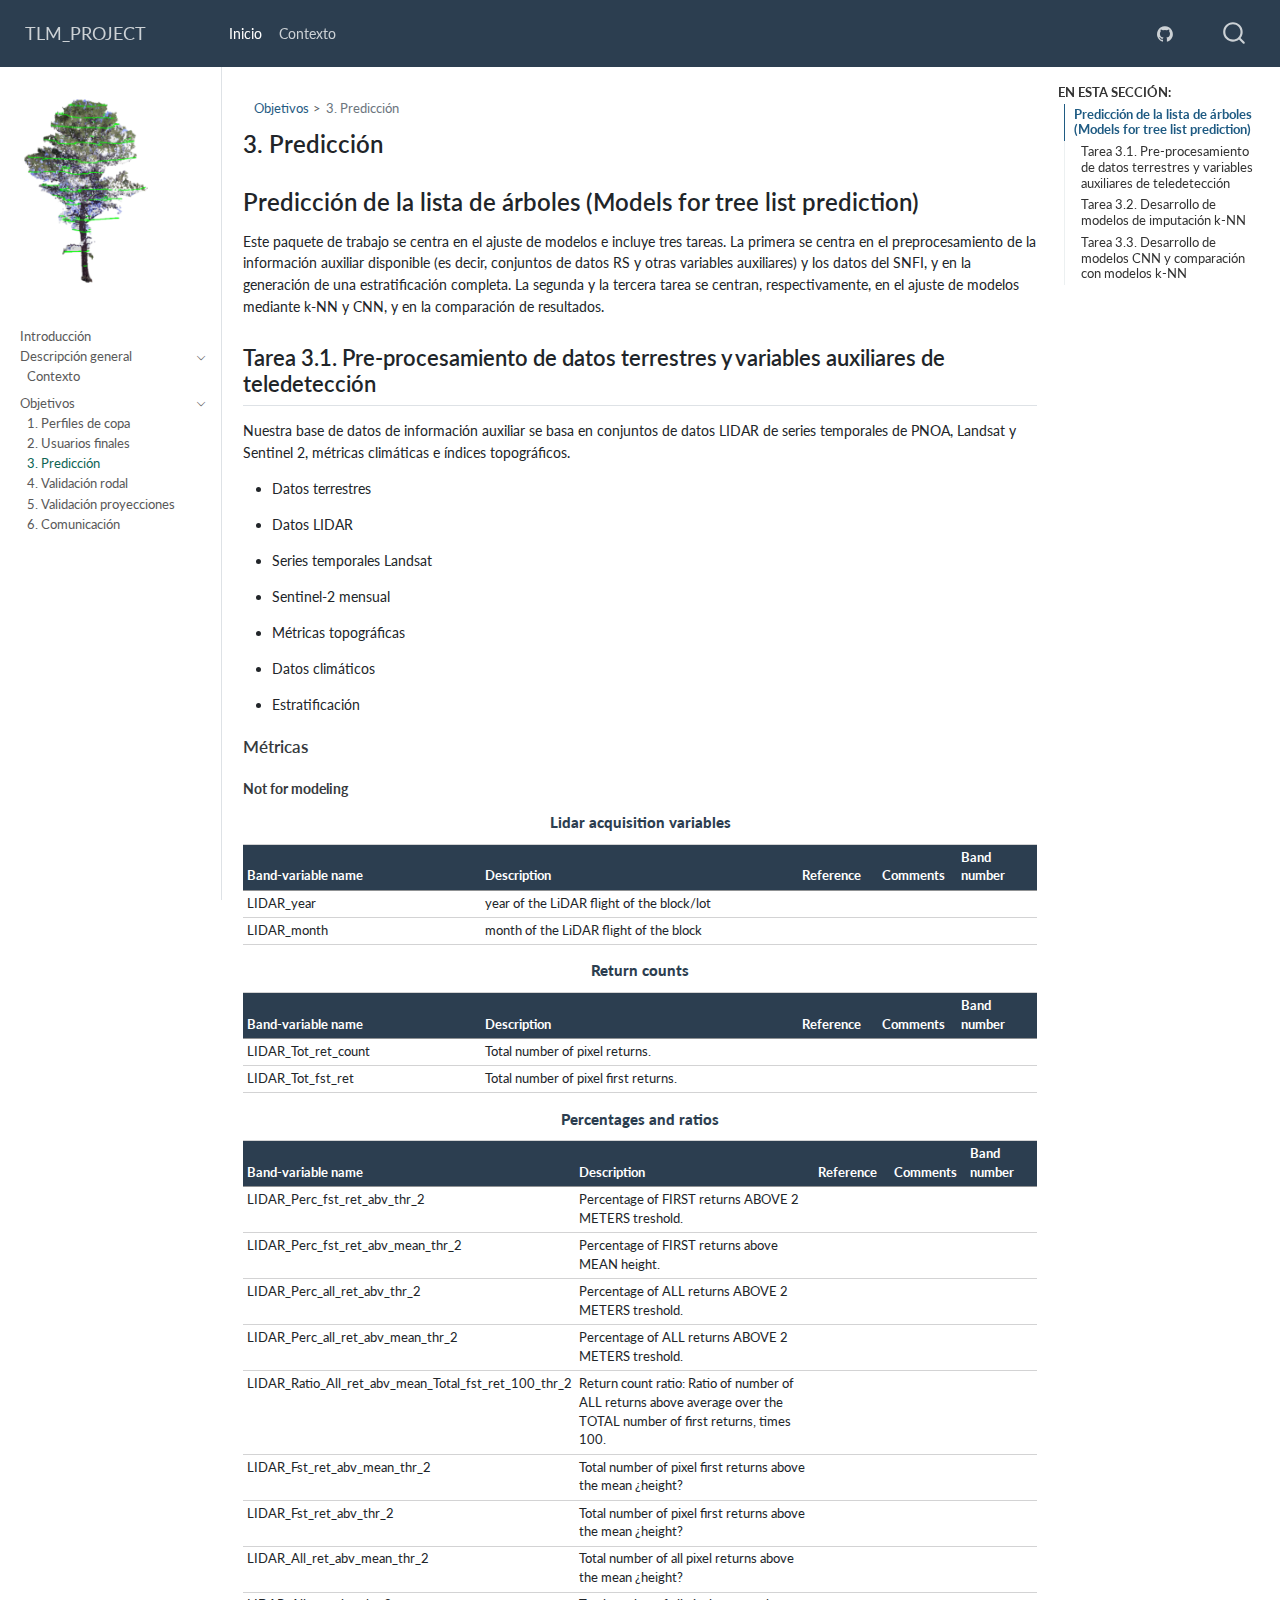
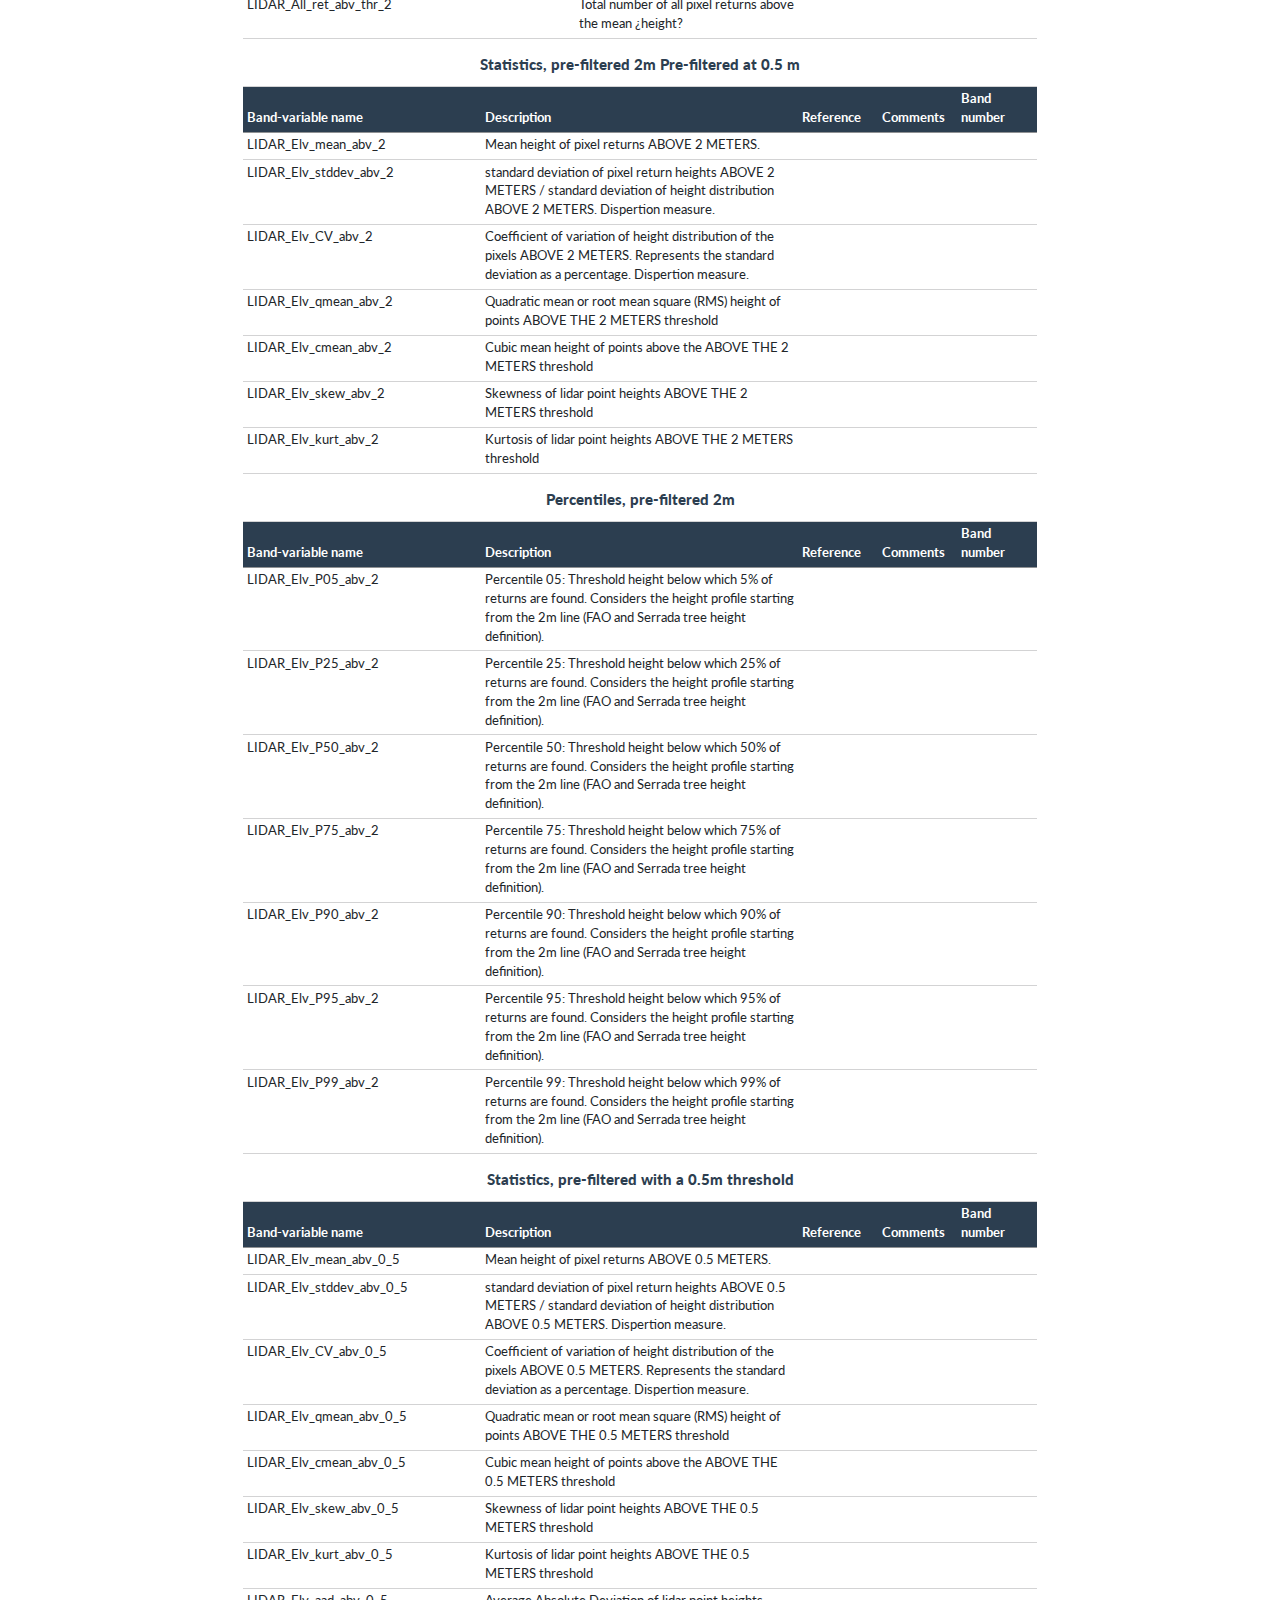
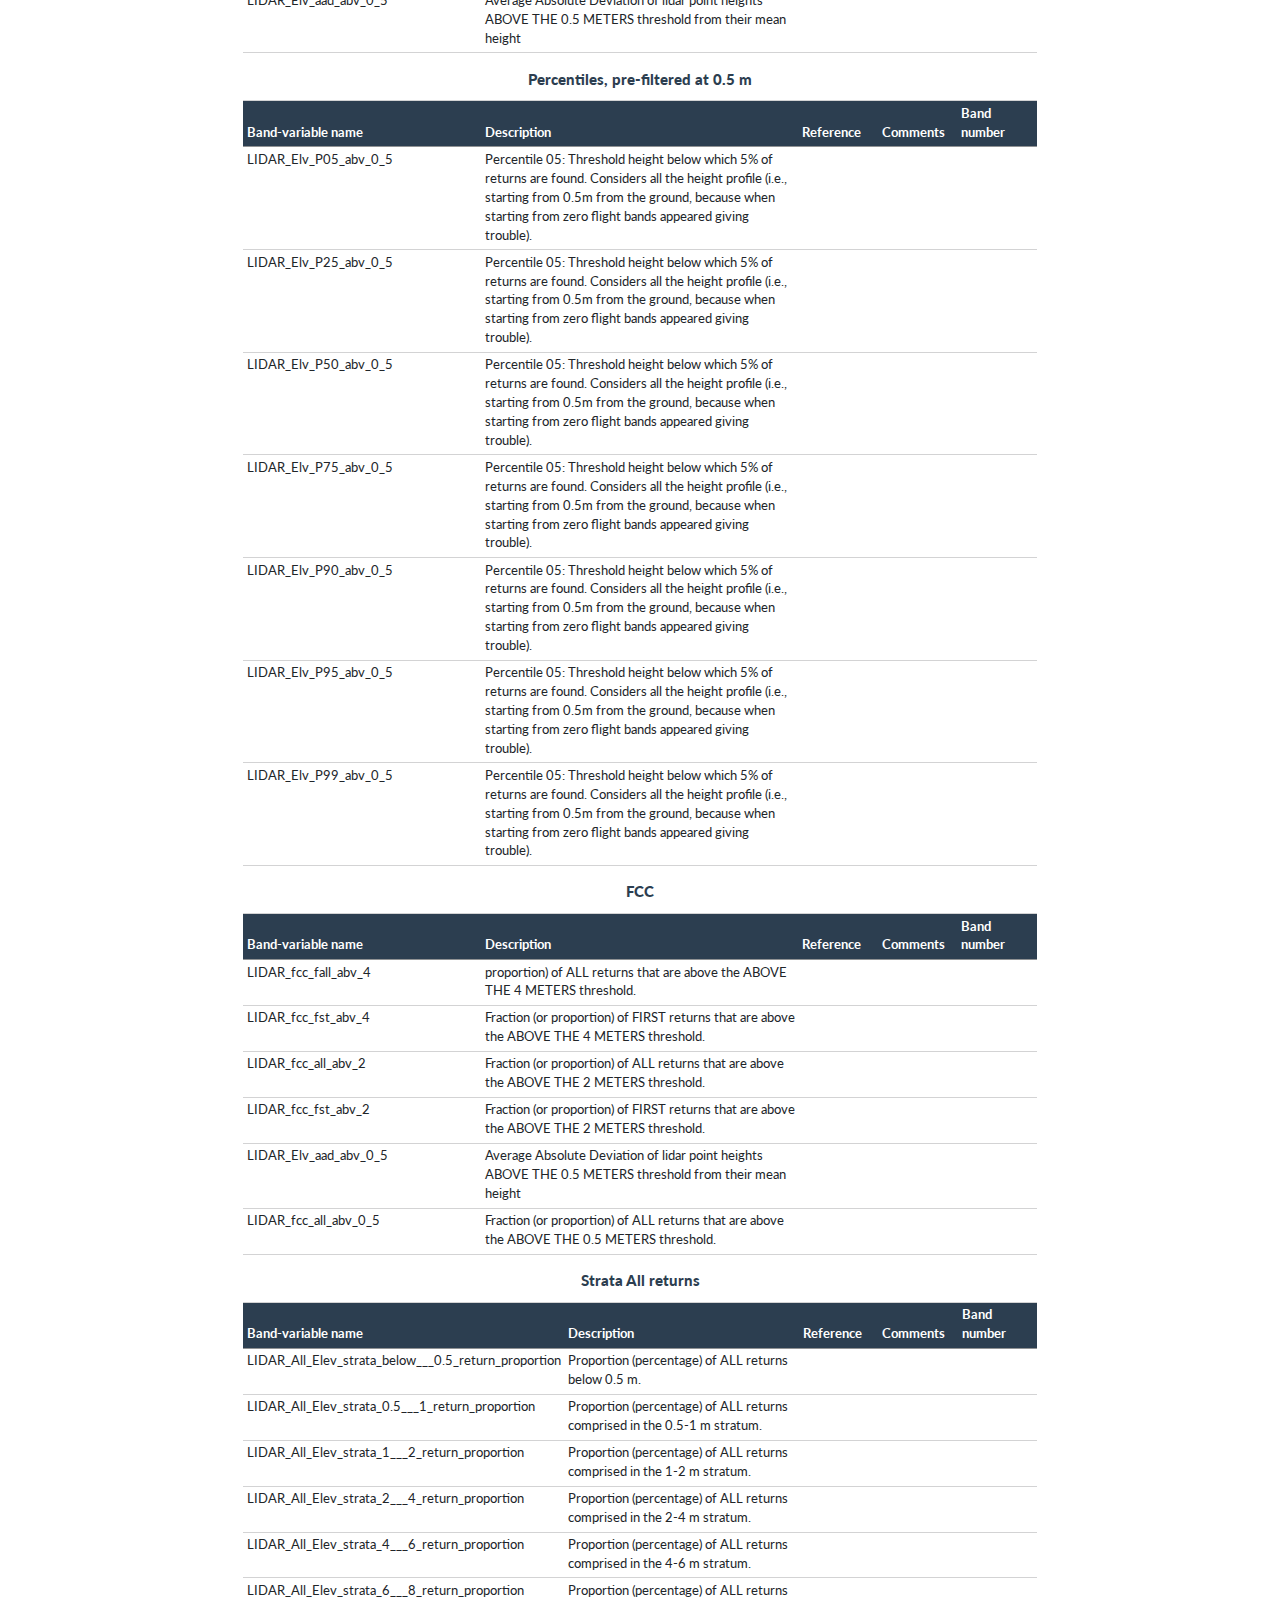
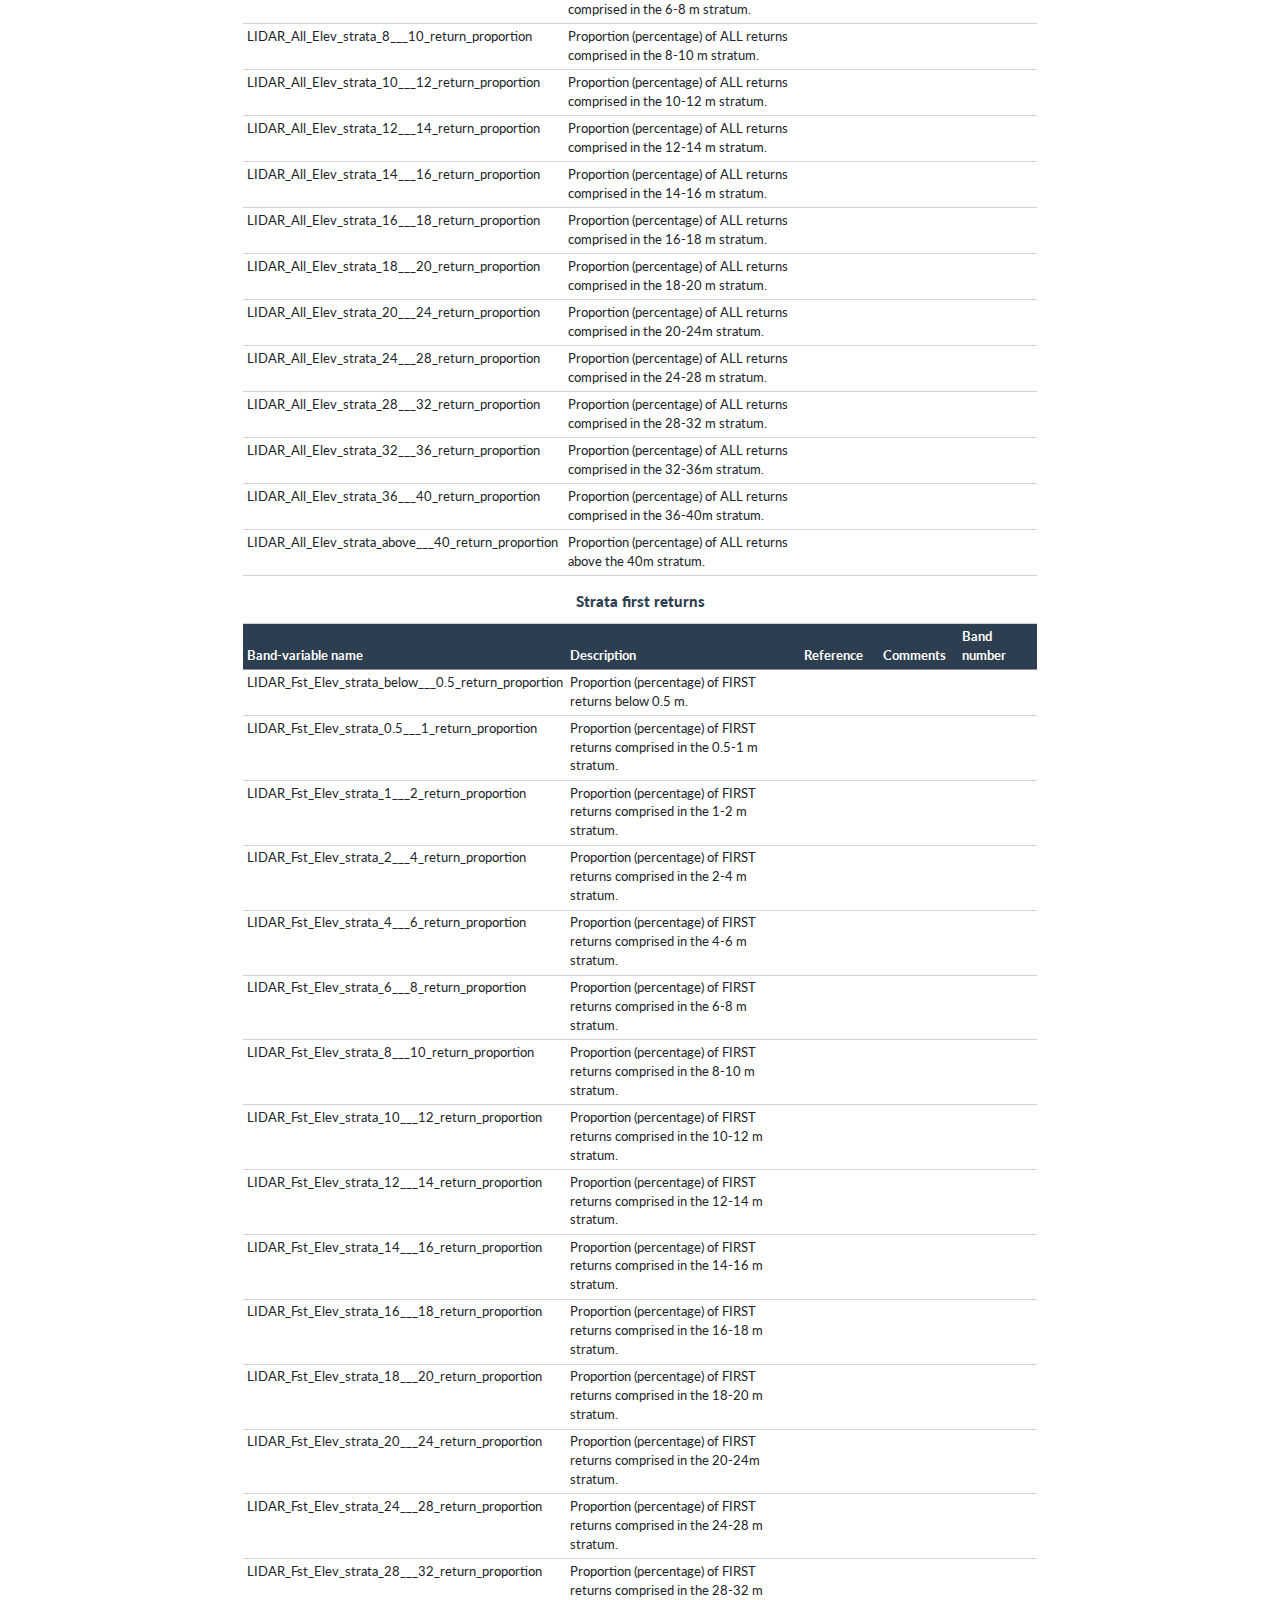
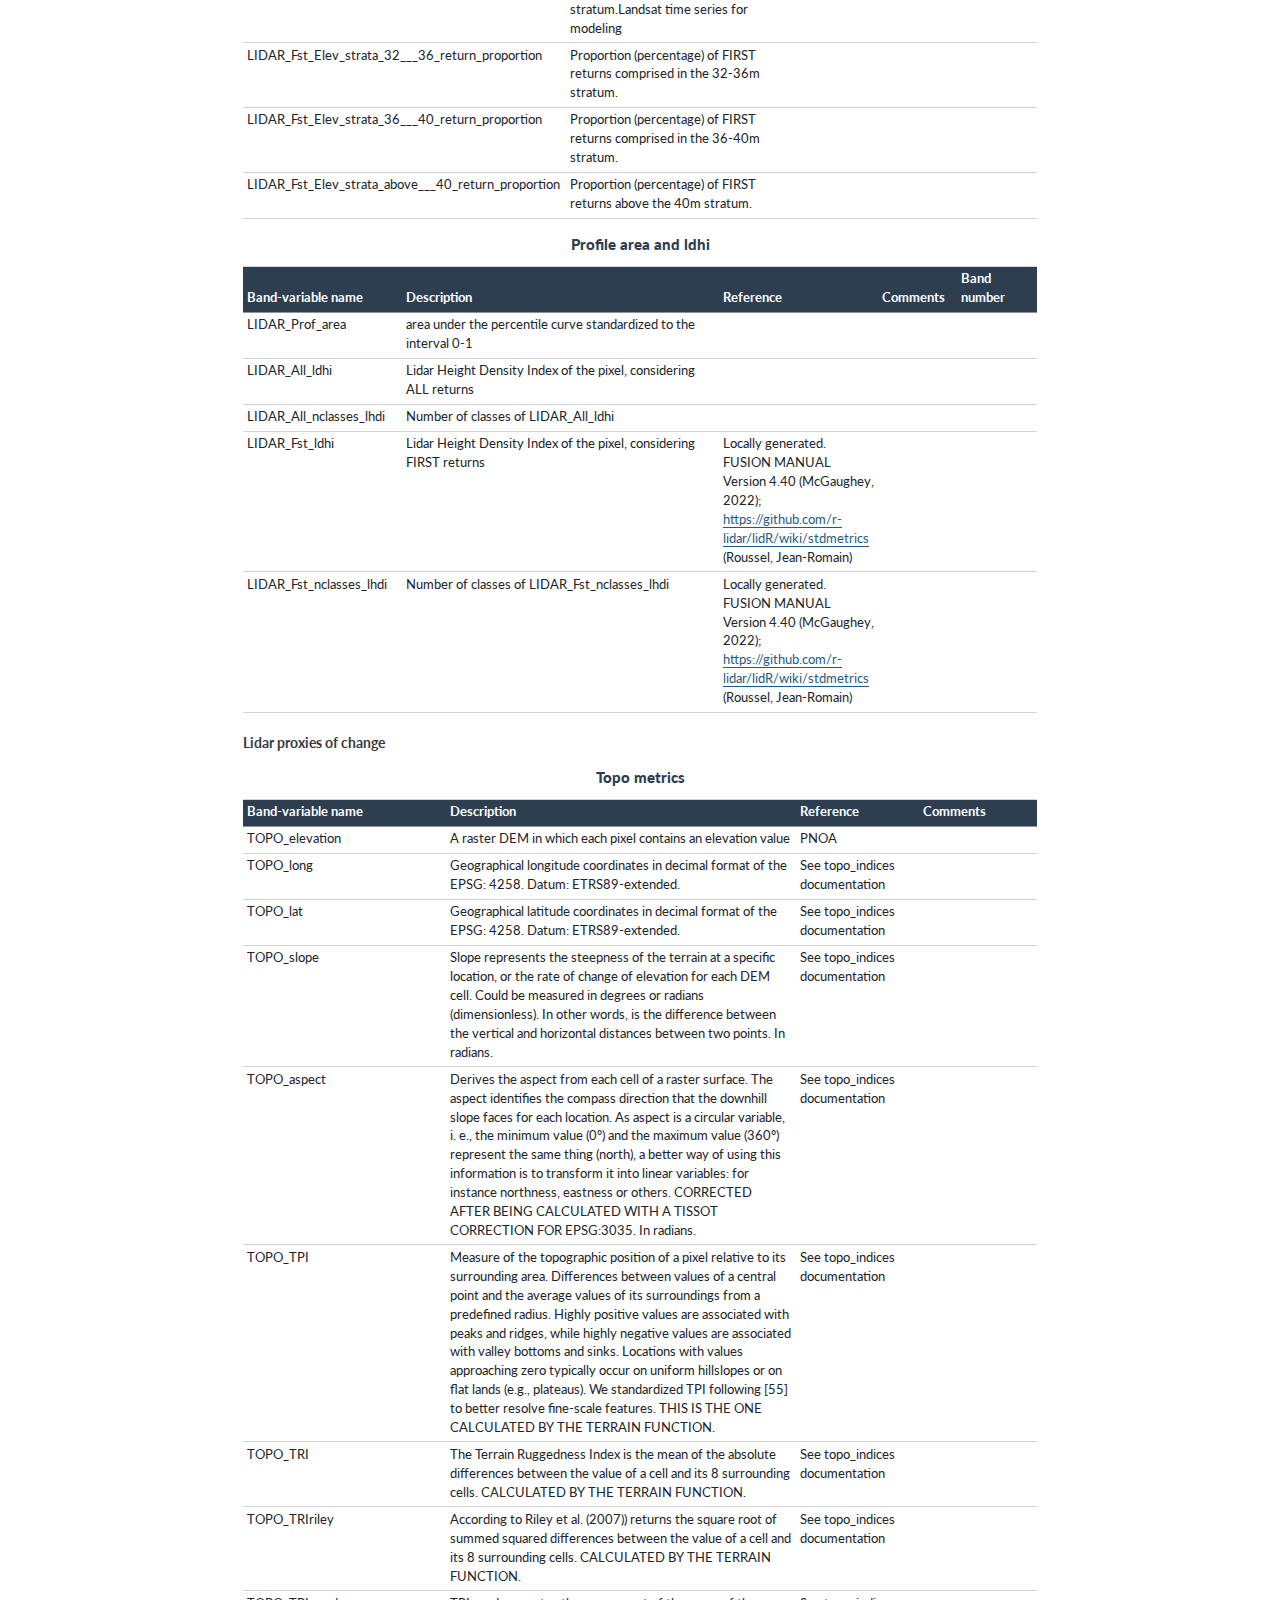
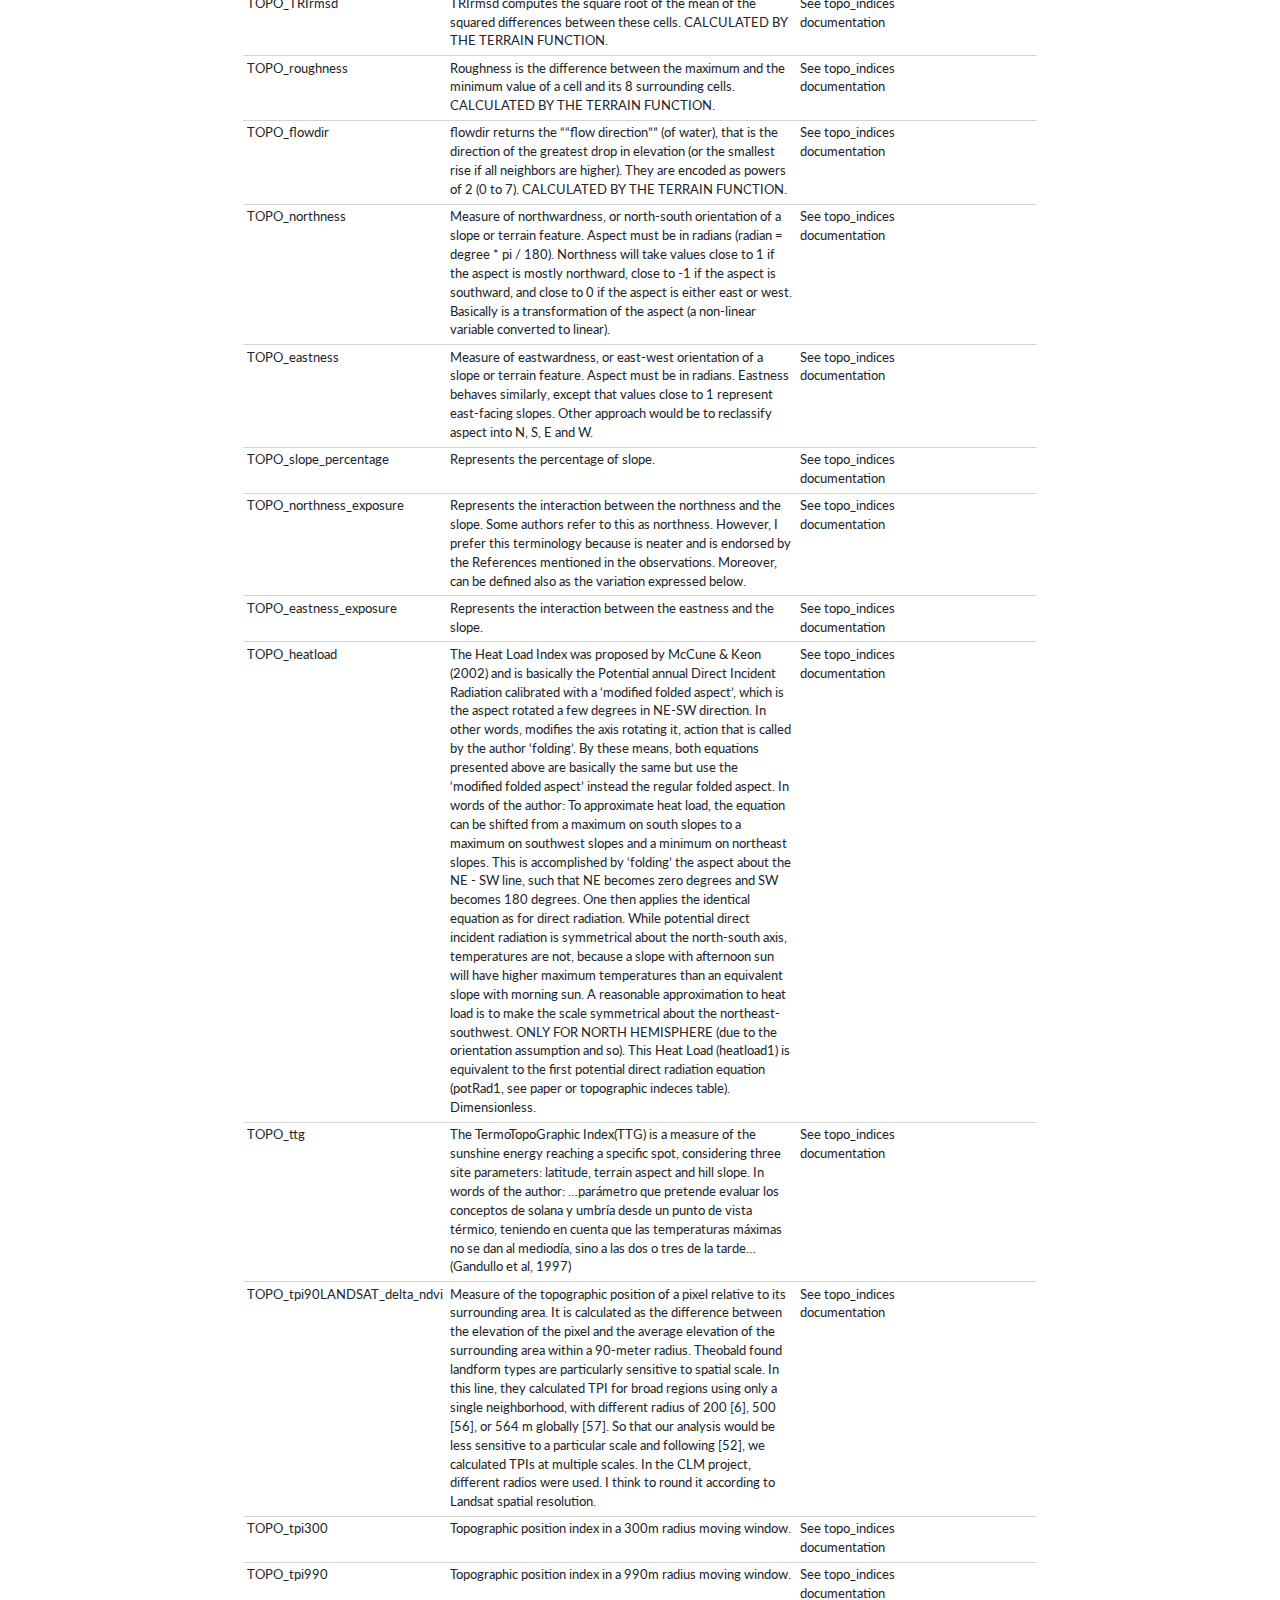
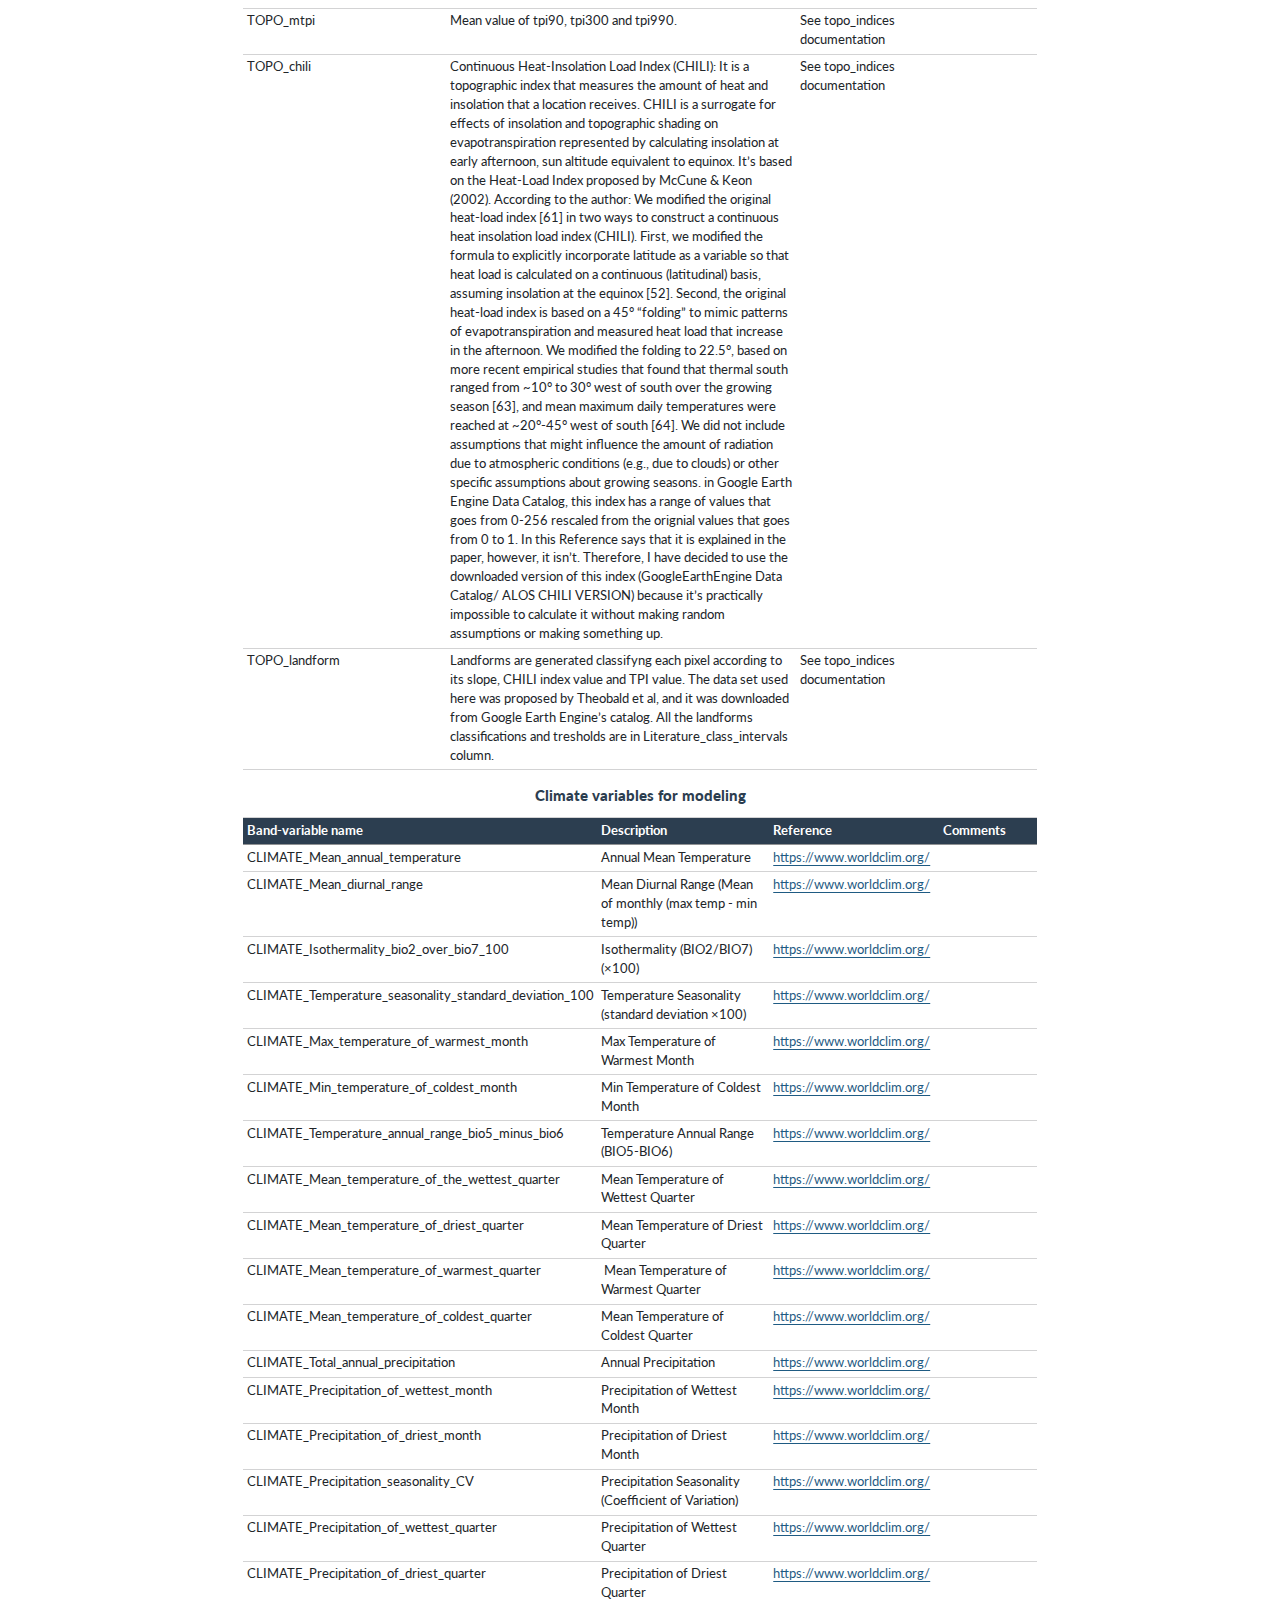
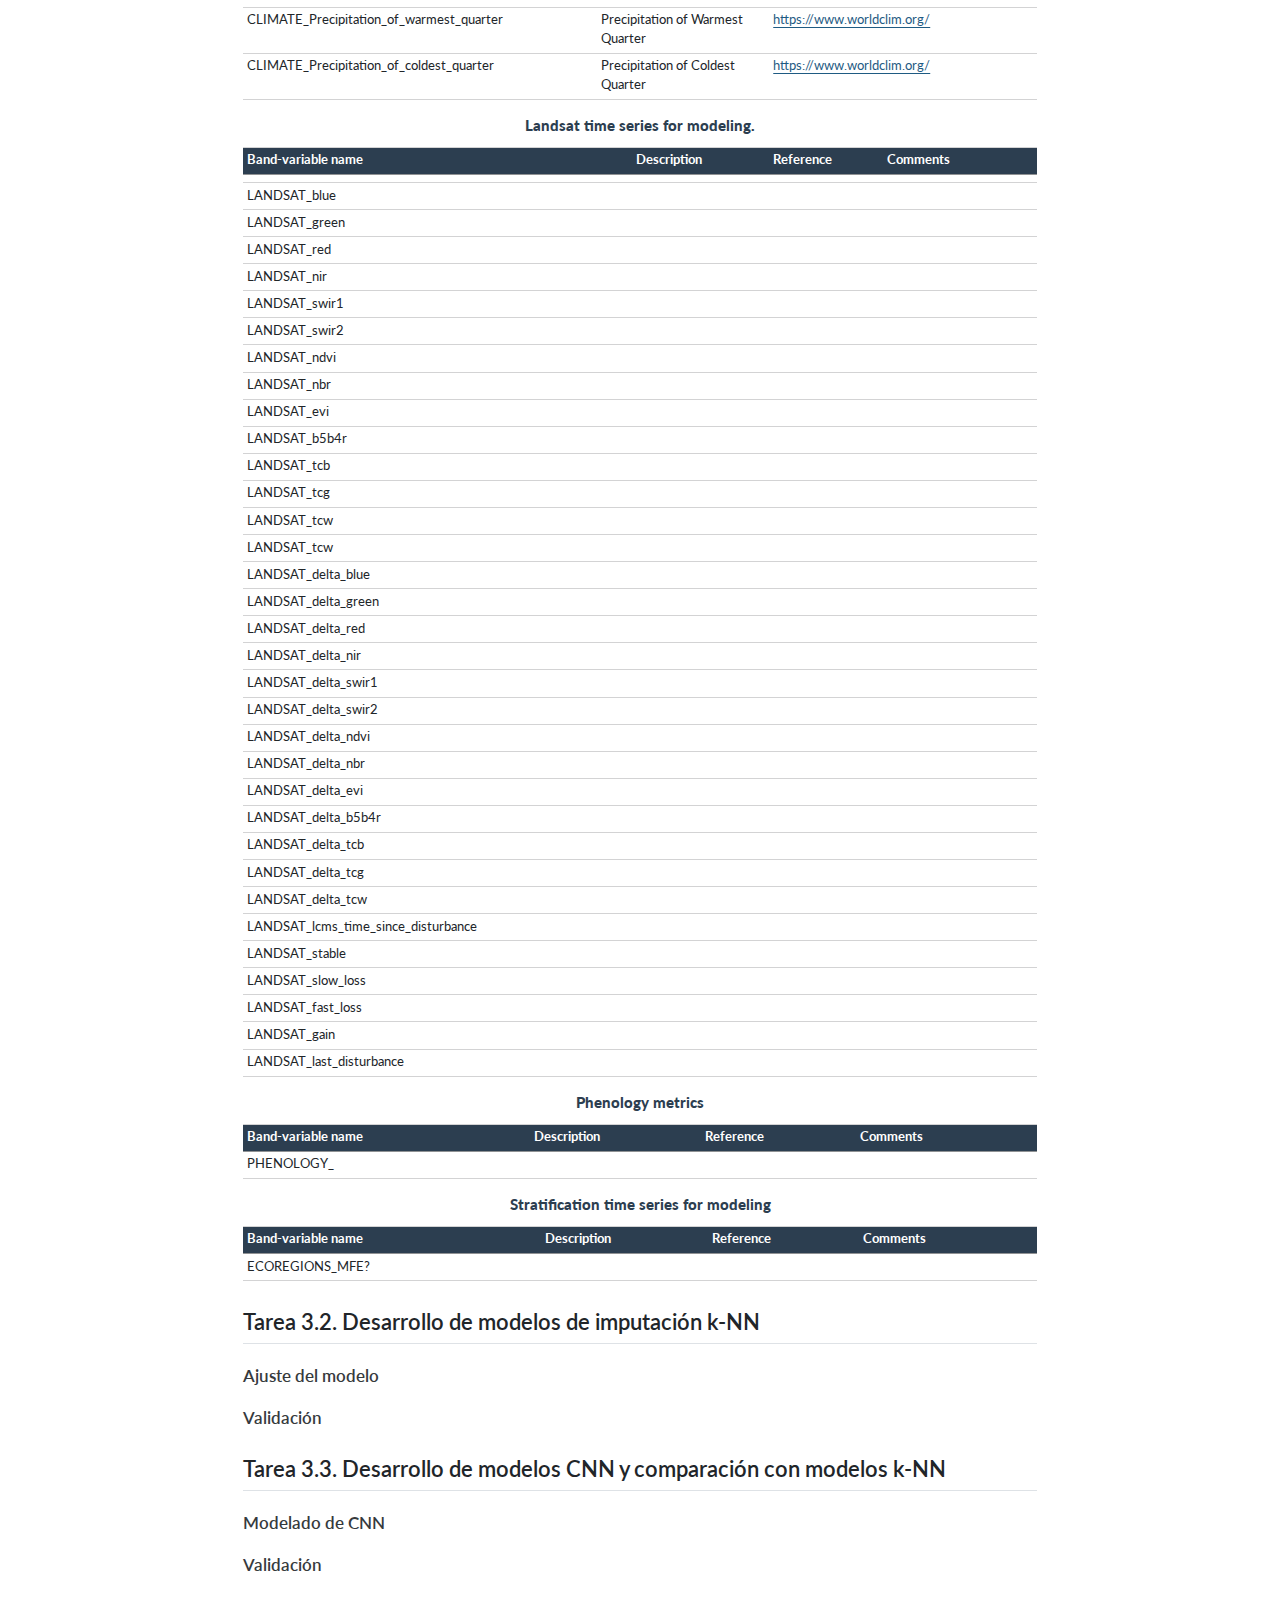
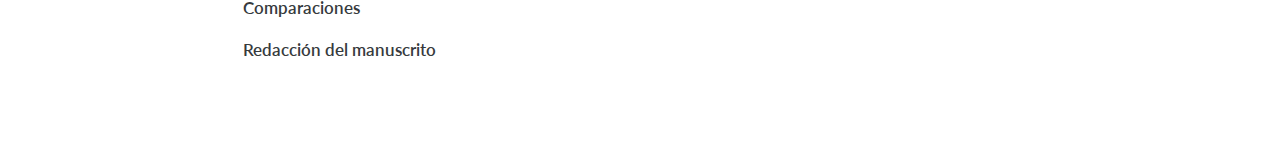
<file: docs/so3.html>
<!DOCTYPE html>
<html xmlns="http://www.w3.org/1999/xhtml" lang="en" xml:lang="en"><head>

<meta charset="utf-8">
<meta name="generator" content="quarto-1.7.32">

<meta name="viewport" content="width=device-width, initial-scale=1.0, user-scalable=yes">


<title>3. Predicción – TLM_PROJECT</title>
<style>
code{white-space: pre-wrap;}
span.smallcaps{font-variant: small-caps;}
div.columns{display: flex; gap: min(4vw, 1.5em);}
div.column{flex: auto; overflow-x: auto;}
div.hanging-indent{margin-left: 1.5em; text-indent: -1.5em;}
ul.task-list{list-style: none;}
ul.task-list li input[type="checkbox"] {
  width: 0.8em;
  margin: 0 0.8em 0.2em -1em; /* quarto-specific, see https://github.com/quarto-dev/quarto-cli/issues/4556 */ 
  vertical-align: middle;
}
</style>


<script src="site_libs/quarto-nav/quarto-nav.js"></script>
<script src="site_libs/quarto-nav/headroom.min.js"></script>
<script src="site_libs/clipboard/clipboard.min.js"></script>
<script src="site_libs/quarto-search/autocomplete.umd.js"></script>
<script src="site_libs/quarto-search/fuse.min.js"></script>
<script src="site_libs/quarto-search/quarto-search.js"></script>
<meta name="quarto:offset" content="./">
<link href="./images/clipboard-3772666577.png" rel="icon" type="image/png">
<script src="site_libs/quarto-html/quarto.js" type="module"></script>
<script src="site_libs/quarto-html/tabsets/tabsets.js" type="module"></script>
<script src="site_libs/quarto-html/popper.min.js"></script>
<script src="site_libs/quarto-html/tippy.umd.min.js"></script>
<script src="site_libs/quarto-html/anchor.min.js"></script>
<link href="site_libs/quarto-html/tippy.css" rel="stylesheet">
<link href="site_libs/quarto-html/quarto-syntax-highlighting-37eea08aefeeee20ff55810ff984fec1.css" rel="stylesheet" id="quarto-text-highlighting-styles">
<script src="site_libs/bootstrap/bootstrap.min.js"></script>
<link href="site_libs/bootstrap/bootstrap-icons.css" rel="stylesheet">
<link href="site_libs/bootstrap/bootstrap-5b58baaa308337050153be0193178cf6.min.css" rel="stylesheet" append-hash="true" id="quarto-bootstrap" data-mode="light">
<script id="quarto-search-options" type="application/json">{
  "location": "navbar",
  "copy-button": false,
  "collapse-after": 3,
  "panel-placement": "end",
  "type": "overlay",
  "limit": 50,
  "keyboard-shortcut": [
    "f",
    "/",
    "s"
  ],
  "show-item-context": false,
  "language": {
    "search-no-results-text": "No results",
    "search-matching-documents-text": "matching documents",
    "search-copy-link-title": "Copy link to search",
    "search-hide-matches-text": "Hide additional matches",
    "search-more-match-text": "more match in this document",
    "search-more-matches-text": "more matches in this document",
    "search-clear-button-title": "Clear",
    "search-text-placeholder": "",
    "search-detached-cancel-button-title": "Cancel",
    "search-submit-button-title": "Submit",
    "search-label": "Search"
  }
}</script>


</head>

<body class="nav-sidebar docked nav-fixed quarto-light">

<div id="quarto-search-results"></div>
  <header id="quarto-header" class="headroom fixed-top">
    <nav class="navbar navbar-expand-lg " data-bs-theme="dark">
      <div class="navbar-container container-fluid">
      <div class="navbar-brand-container mx-auto">
    <a class="navbar-brand" href="./index.html">
    <span class="navbar-title">TLM_PROJECT</span>
    </a>
  </div>
            <div id="quarto-search" class="" title="Search"></div>
          <button class="navbar-toggler" type="button" data-bs-toggle="collapse" data-bs-target="#navbarCollapse" aria-controls="navbarCollapse" role="menu" aria-expanded="false" aria-label="Toggle navigation" onclick="if (window.quartoToggleHeadroom) { window.quartoToggleHeadroom(); }">
  <span class="navbar-toggler-icon"></span>
</button>
          <div class="collapse navbar-collapse" id="navbarCollapse">
            <ul class="navbar-nav navbar-nav-scroll me-auto">
  <li class="nav-item">
    <a class="nav-link active" href="./index.html" aria-current="page"> 
<span class="menu-text">Inicio</span></a>
  </li>  
  <li class="nav-item">
    <a class="nav-link" href="./overview.html"> 
<span class="menu-text">Contexto</span></a>
  </li>  
</ul>
            <ul class="navbar-nav navbar-nav-scroll ms-auto">
  <li class="nav-item compact">
    <a class="nav-link" href="https://github.com/TLM-PROJECT/TLM-PROJECT.github.io.git" target="_blank"> <i class="bi bi-github" role="img" aria-label="GitHub">
</i> 
<span class="menu-text"></span></a>
  </li>  
</ul>
          </div> <!-- /navcollapse -->
            <div class="quarto-navbar-tools">
</div>
      </div> <!-- /container-fluid -->
    </nav>
  <nav class="quarto-secondary-nav">
    <div class="container-fluid d-flex">
      <button type="button" class="quarto-btn-toggle btn" data-bs-toggle="collapse" role="button" data-bs-target=".quarto-sidebar-collapse-item" aria-controls="quarto-sidebar" aria-expanded="false" aria-label="Toggle sidebar navigation" onclick="if (window.quartoToggleHeadroom) { window.quartoToggleHeadroom(); }">
        <i class="bi bi-layout-text-sidebar-reverse"></i>
      </button>
        <nav class="quarto-page-breadcrumbs" aria-label="breadcrumb"><ol class="breadcrumb"><li class="breadcrumb-item"><a href="./so1.html">Objetivos</a></li><li class="breadcrumb-item"><a href="./so3.html">3. Predicción</a></li></ol></nav>
        <a class="flex-grow-1" role="navigation" data-bs-toggle="collapse" data-bs-target=".quarto-sidebar-collapse-item" aria-controls="quarto-sidebar" aria-expanded="false" aria-label="Toggle sidebar navigation" onclick="if (window.quartoToggleHeadroom) { window.quartoToggleHeadroom(); }">      
        </a>
      <button type="button" class="btn quarto-search-button" aria-label="Search" onclick="window.quartoOpenSearch();">
        <i class="bi bi-search"></i>
      </button>
    </div>
  </nav>
</header>
<!-- content -->
<div id="quarto-content" class="quarto-container page-columns page-rows-contents page-layout-article page-navbar">
<!-- sidebar -->
  <nav id="quarto-sidebar" class="sidebar collapse collapse-horizontal quarto-sidebar-collapse-item sidebar-navigation docked overflow-auto">
    <div class="pt-lg-2 mt-2 text-left sidebar-header">
      <a href="./index.html" class="sidebar-logo-link">
      <img src="./images/clipboard-3772666577.png" alt="" class="sidebar-logo py-0 d-lg-inline d-none">
      </a>
      </div>
        <div class="mt-2 flex-shrink-0 align-items-center">
        <div class="sidebar-search">
        <div id="quarto-search" class="" title="Search"></div>
        </div>
        </div>
    <div class="sidebar-menu-container"> 
    <ul class="list-unstyled mt-1">
        <li class="sidebar-item">
  <div class="sidebar-item-container"> 
  <a href="./index.html" class="sidebar-item-text sidebar-link">
 <span class="menu-text">Introducción</span></a>
  </div>
</li>
        <li class="sidebar-item sidebar-item-section">
      <div class="sidebar-item-container"> 
            <a class="sidebar-item-text sidebar-link text-start" data-bs-toggle="collapse" data-bs-target="#quarto-sidebar-section-1" role="navigation" aria-expanded="true">
 <span class="menu-text">Descripción general</span></a>
          <a class="sidebar-item-toggle text-start" data-bs-toggle="collapse" data-bs-target="#quarto-sidebar-section-1" role="navigation" aria-expanded="true" aria-label="Toggle section">
            <i class="bi bi-chevron-right ms-2"></i>
          </a> 
      </div>
      <ul id="quarto-sidebar-section-1" class="collapse list-unstyled sidebar-section depth1 show">  
          <li class="sidebar-item">
  <div class="sidebar-item-container"> 
  <a href="./overview.html" class="sidebar-item-text sidebar-link">
 <span class="menu-text">Contexto</span></a>
  </div>
</li>
      </ul>
  </li>
        <li class="sidebar-item sidebar-item-section">
      <div class="sidebar-item-container"> 
            <a class="sidebar-item-text sidebar-link text-start" data-bs-toggle="collapse" data-bs-target="#quarto-sidebar-section-2" role="navigation" aria-expanded="true">
 <span class="menu-text">Objetivos</span></a>
          <a class="sidebar-item-toggle text-start" data-bs-toggle="collapse" data-bs-target="#quarto-sidebar-section-2" role="navigation" aria-expanded="true" aria-label="Toggle section">
            <i class="bi bi-chevron-right ms-2"></i>
          </a> 
      </div>
      <ul id="quarto-sidebar-section-2" class="collapse list-unstyled sidebar-section depth1 show">  
          <li class="sidebar-item">
  <div class="sidebar-item-container"> 
  <a href="./so1.html" class="sidebar-item-text sidebar-link">
 <span class="menu-text">1. Perfiles de copa</span></a>
  </div>
</li>
          <li class="sidebar-item">
  <div class="sidebar-item-container"> 
  <a href="./so2.html" class="sidebar-item-text sidebar-link">
 <span class="menu-text">2. Usuarios finales</span></a>
  </div>
</li>
          <li class="sidebar-item">
  <div class="sidebar-item-container"> 
  <a href="./so3.html" class="sidebar-item-text sidebar-link active">
 <span class="menu-text">3. Predicción</span></a>
  </div>
</li>
          <li class="sidebar-item">
  <div class="sidebar-item-container"> 
  <a href="./so4.html" class="sidebar-item-text sidebar-link">
 <span class="menu-text">4. Validación rodal</span></a>
  </div>
</li>
          <li class="sidebar-item">
  <div class="sidebar-item-container"> 
  <a href="./so5.html" class="sidebar-item-text sidebar-link">
 <span class="menu-text">5. Validación proyecciones</span></a>
  </div>
</li>
          <li class="sidebar-item">
  <div class="sidebar-item-container"> 
  <a href="./so6.html" class="sidebar-item-text sidebar-link">
 <span class="menu-text">6. Comunicación</span></a>
  </div>
</li>
      </ul>
  </li>
    </ul>
    </div>
</nav>
<div id="quarto-sidebar-glass" class="quarto-sidebar-collapse-item" data-bs-toggle="collapse" data-bs-target=".quarto-sidebar-collapse-item"></div>
<!-- margin-sidebar -->
    <div id="quarto-margin-sidebar" class="sidebar margin-sidebar">
        <nav id="TOC" role="doc-toc" class="toc-active">
    <h2 id="toc-title">En esta sección:</h2>
   
  <ul>
  <li><a href="#predicción-de-la-lista-de-árboles-models-for-tree-list-prediction" id="toc-predicción-de-la-lista-de-árboles-models-for-tree-list-prediction" class="nav-link active" data-scroll-target="#predicción-de-la-lista-de-árboles-models-for-tree-list-prediction">Predicción de la lista de árboles (Models for tree list prediction)</a>
  <ul>
  <li><a href="#tarea-3.1.-pre-procesamiento-de-datos-terrestres-y-variables-auxiliares-de-teledetección" id="toc-tarea-3.1.-pre-procesamiento-de-datos-terrestres-y-variables-auxiliares-de-teledetección" class="nav-link" data-scroll-target="#tarea-3.1.-pre-procesamiento-de-datos-terrestres-y-variables-auxiliares-de-teledetección">Tarea 3.1. Pre-procesamiento de datos terrestres y variables auxiliares de teledetección</a>
  <ul>
  <li><a href="#métricas" id="toc-métricas" class="nav-link" data-scroll-target="#métricas">Métricas</a>
  <ul>
  <li><a href="#not-for-modeling" id="toc-not-for-modeling" class="nav-link" data-scroll-target="#not-for-modeling">Not for modeling</a></li>
  <li><a href="#lidar-proxies-of-change" id="toc-lidar-proxies-of-change" class="nav-link" data-scroll-target="#lidar-proxies-of-change">Lidar proxies of change</a></li>
  </ul></li>
  </ul></li>
  <li><a href="#tarea-3.2.-desarrollo-de-modelos-de-imputación-k-nn" id="toc-tarea-3.2.-desarrollo-de-modelos-de-imputación-k-nn" class="nav-link" data-scroll-target="#tarea-3.2.-desarrollo-de-modelos-de-imputación-k-nn">Tarea 3.2. Desarrollo de modelos de imputación k-NN</a>
  <ul>
  <li><a href="#ajuste-del-modelo" id="toc-ajuste-del-modelo" class="nav-link" data-scroll-target="#ajuste-del-modelo">Ajuste del modelo</a></li>
  <li><a href="#validación" id="toc-validación" class="nav-link" data-scroll-target="#validación">Validación</a></li>
  </ul></li>
  <li><a href="#tarea-3.3.-desarrollo-de-modelos-cnn-y-comparación-con-modelos-k-nn" id="toc-tarea-3.3.-desarrollo-de-modelos-cnn-y-comparación-con-modelos-k-nn" class="nav-link" data-scroll-target="#tarea-3.3.-desarrollo-de-modelos-cnn-y-comparación-con-modelos-k-nn">Tarea 3.3. Desarrollo de modelos CNN y comparación con modelos k-NN</a>
  <ul>
  <li><a href="#modelado-de-cnn" id="toc-modelado-de-cnn" class="nav-link" data-scroll-target="#modelado-de-cnn">Modelado de CNN</a></li>
  <li><a href="#validación-1" id="toc-validación-1" class="nav-link" data-scroll-target="#validación-1">Validación</a></li>
  <li><a href="#comparaciones" id="toc-comparaciones" class="nav-link" data-scroll-target="#comparaciones">Comparaciones</a></li>
  <li><a href="#redacción-del-manuscrito" id="toc-redacción-del-manuscrito" class="nav-link" data-scroll-target="#redacción-del-manuscrito">Redacción del manuscrito</a></li>
  </ul></li>
  </ul></li>
  </ul>
</nav>
    </div>
<!-- main -->
<main class="content" id="quarto-document-content">

<header id="title-block-header" class="quarto-title-block default"><nav class="quarto-page-breadcrumbs quarto-title-breadcrumbs d-none d-lg-block" aria-label="breadcrumb"><ol class="breadcrumb"><li class="breadcrumb-item"><a href="./so1.html">Objetivos</a></li><li class="breadcrumb-item"><a href="./so3.html">3. Predicción</a></li></ol></nav>
<div class="quarto-title">
<h1 class="title">3. Predicción</h1>
</div>



<div class="quarto-title-meta">

    
  
    
  </div>
  


</header>


<section id="predicción-de-la-lista-de-árboles-models-for-tree-list-prediction" class="level1">
<h1>Predicción de la lista de árboles (Models for tree list prediction)</h1>
<p>Este paquete de trabajo se centra en el ajuste de modelos e incluye tres tareas. La primera se centra en el preprocesamiento de la información auxiliar disponible (es decir, conjuntos de datos RS y otras variables auxiliares) y los datos del SNFI, y en la generación de una estratificación completa. La segunda y la tercera tarea se centran, respectivamente, en el ajuste de modelos mediante k-NN y CNN, y en la comparación de resultados.</p>
<section id="tarea-3.1.-pre-procesamiento-de-datos-terrestres-y-variables-auxiliares-de-teledetección" class="level2">
<h2 class="anchored" data-anchor-id="tarea-3.1.-pre-procesamiento-de-datos-terrestres-y-variables-auxiliares-de-teledetección">Tarea 3.1. Pre-procesamiento de datos terrestres y variables auxiliares de teledetección</h2>
<p>Nuestra base de datos de información auxiliar se basa en conjuntos de datos LIDAR de series temporales de PNOA, Landsat y Sentinel 2, métricas climáticas e índices topográficos.</p>
<ul>
<li><p>Datos terrestres</p></li>
<li><p>Datos LIDAR</p></li>
<li><p>Series temporales Landsat</p></li>
<li><p>Sentinel-2 mensual</p></li>
<li><p>Métricas topográficas</p></li>
<li><p>Datos climáticos</p></li>
<li><p>Estratificación</p></li>
</ul>
<section id="métricas" class="level3">
<h3 class="anchored" data-anchor-id="métricas">Métricas</h3>
<section id="not-for-modeling" class="level4">
<h4 class="anchored" data-anchor-id="not-for-modeling">Not for modeling</h4>
<table class="table-hover table-sm small caption-top table">
<caption><strong>Lidar acquisition variables</strong></caption>
<colgroup>
<col style="width: 30%">
<col style="width: 40%">
<col style="width: 10%">
<col style="width: 10%">
<col style="width: 10%">
</colgroup>
<thead>
<tr class="header">
<th>Band-variable name</th>
<th>Description</th>
<th>Reference</th>
<th>Comments</th>
<th>Band number</th>
</tr>
</thead>
<tbody>
<tr class="odd">
<td>LIDAR_year</td>
<td>year of the LiDAR flight of the block/lot</td>
<td></td>
<td></td>
<td></td>
</tr>
<tr class="even">
<td>LIDAR_month</td>
<td>month of the LiDAR flight of the block</td>
<td></td>
<td></td>
<td></td>
</tr>
</tbody>
</table>
<table class="table-hover table-sm small caption-top table">
<caption><strong>Return counts</strong></caption>
<colgroup>
<col style="width: 30%">
<col style="width: 40%">
<col style="width: 10%">
<col style="width: 10%">
<col style="width: 10%">
</colgroup>
<thead>
<tr class="header">
<th>Band-variable name</th>
<th>Description</th>
<th>Reference</th>
<th>Comments</th>
<th>Band number</th>
</tr>
</thead>
<tbody>
<tr class="odd">
<td>LIDAR_Tot_ret_count</td>
<td>Total number of pixel returns.</td>
<td></td>
<td></td>
<td></td>
</tr>
<tr class="even">
<td>LIDAR_Tot_fst_ret</td>
<td>Total number of pixel first returns.</td>
<td></td>
<td></td>
<td></td>
</tr>
</tbody>
</table>
<table class="table-hover table-sm small caption-top table">
<caption><strong>Percentages and ratios</strong></caption>
<colgroup>
<col style="width: 30%">
<col style="width: 40%">
<col style="width: 10%">
<col style="width: 10%">
<col style="width: 10%">
</colgroup>
<thead>
<tr class="header">
<th>Band-variable name</th>
<th>Description</th>
<th>Reference</th>
<th>Comments</th>
<th>Band number</th>
</tr>
</thead>
<tbody>
<tr class="odd">
<td>LIDAR_Perc_fst_ret_abv_thr_2</td>
<td>Percentage of FIRST returns ABOVE 2 METERS treshold.</td>
<td></td>
<td></td>
<td></td>
</tr>
<tr class="even">
<td>LIDAR_Perc_fst_ret_abv_mean_thr_2</td>
<td>Percentage of FIRST returns above MEAN height.</td>
<td></td>
<td></td>
<td></td>
</tr>
<tr class="odd">
<td>LIDAR_Perc_all_ret_abv_thr_2</td>
<td>Percentage of ALL returns ABOVE 2 METERS treshold.</td>
<td></td>
<td></td>
<td></td>
</tr>
<tr class="even">
<td>LIDAR_Perc_all_ret_abv_mean_thr_2</td>
<td>Percentage of ALL returns ABOVE 2 METERS treshold.</td>
<td></td>
<td></td>
<td></td>
</tr>
<tr class="odd">
<td>LIDAR_Ratio_All_ret_abv_mean_Total_fst_ret_100_thr_2</td>
<td>Return count ratio: Ratio of number of ALL returns above average over the TOTAL number of first returns, times 100.</td>
<td></td>
<td></td>
<td></td>
</tr>
<tr class="even">
<td>LIDAR_Fst_ret_abv_mean_thr_2</td>
<td>Total number of pixel first returns above the mean ¿height?</td>
<td></td>
<td></td>
<td></td>
</tr>
<tr class="odd">
<td>LIDAR_Fst_ret_abv_thr_2</td>
<td>Total number of pixel first returns above the mean ¿height?</td>
<td></td>
<td></td>
<td></td>
</tr>
<tr class="even">
<td>LIDAR_All_ret_abv_mean_thr_2</td>
<td>Total number of all pixel returns above the mean ¿height?</td>
<td></td>
<td></td>
<td></td>
</tr>
<tr class="odd">
<td>LIDAR_All_ret_abv_thr_2</td>
<td>Total number of all pixel returns above the mean ¿height?</td>
<td></td>
<td></td>
<td></td>
</tr>
</tbody>
</table>
<table class="table-hover table-sm small caption-top table">
<caption><strong>Statistics, pre-filtered 2m Pre-filtered at 0.5 m</strong></caption>
<colgroup>
<col style="width: 30%">
<col style="width: 40%">
<col style="width: 10%">
<col style="width: 10%">
<col style="width: 10%">
</colgroup>
<thead>
<tr class="header">
<th>Band-variable name</th>
<th>Description</th>
<th>Reference</th>
<th>Comments</th>
<th>Band number</th>
</tr>
</thead>
<tbody>
<tr class="odd">
<td>LIDAR_Elv_mean_abv_2</td>
<td>Mean height of pixel returns ABOVE 2 METERS.</td>
<td></td>
<td></td>
<td></td>
</tr>
<tr class="even">
<td>LIDAR_Elv_stddev_abv_2</td>
<td>standard deviation of pixel return heights ABOVE 2 METERS / standard deviation of height distribution ABOVE 2 METERS. Dispertion measure.</td>
<td></td>
<td></td>
<td></td>
</tr>
<tr class="odd">
<td>LIDAR_Elv_CV_abv_2</td>
<td>Coefficient of variation of height distribution of the pixels ABOVE 2 METERS. Represents the standard deviation as a percentage. Dispertion measure.</td>
<td></td>
<td></td>
<td></td>
</tr>
<tr class="even">
<td>LIDAR_Elv_qmean_abv_2</td>
<td>Quadratic mean or root mean square (RMS) height of points ABOVE THE 2 METERS threshold</td>
<td></td>
<td></td>
<td></td>
</tr>
<tr class="odd">
<td>LIDAR_Elv_cmean_abv_2</td>
<td>Cubic mean height of points above the ABOVE THE 2 METERS threshold</td>
<td></td>
<td></td>
<td></td>
</tr>
<tr class="even">
<td>LIDAR_Elv_skew_abv_2</td>
<td>Skewness of lidar point heights ABOVE THE 2 METERS threshold</td>
<td></td>
<td></td>
<td></td>
</tr>
<tr class="odd">
<td>LIDAR_Elv_kurt_abv_2</td>
<td>Kurtosis of lidar point heights ABOVE THE 2 METERS threshold</td>
<td></td>
<td></td>
<td></td>
</tr>
</tbody>
</table>
<table class="table-hover table-sm small caption-top table">
<caption><strong>Percentiles, pre-filtered 2m</strong></caption>
<colgroup>
<col style="width: 30%">
<col style="width: 40%">
<col style="width: 10%">
<col style="width: 10%">
<col style="width: 10%">
</colgroup>
<thead>
<tr class="header">
<th>Band-variable name</th>
<th>Description</th>
<th>Reference</th>
<th>Comments</th>
<th>Band number</th>
</tr>
</thead>
<tbody>
<tr class="odd">
<td>LIDAR_Elv_P05_abv_2</td>
<td>Percentile 05: Threshold height below which 5% of returns are found. Considers the height profile starting from the 2m line (FAO and Serrada tree height definition).</td>
<td></td>
<td></td>
<td></td>
</tr>
<tr class="even">
<td>LIDAR_Elv_P25_abv_2</td>
<td>Percentile 25: Threshold height below which 25% of returns are found. Considers the height profile starting from the 2m line (FAO and Serrada tree height definition).</td>
<td></td>
<td></td>
<td></td>
</tr>
<tr class="odd">
<td>LIDAR_Elv_P50_abv_2</td>
<td>Percentile 50: Threshold height below which 50% of returns are found. Considers the height profile starting from the 2m line (FAO and Serrada tree height definition).</td>
<td></td>
<td></td>
<td></td>
</tr>
<tr class="even">
<td>LIDAR_Elv_P75_abv_2</td>
<td>Percentile 75: Threshold height below which 75% of returns are found. Considers the height profile starting from the 2m line (FAO and Serrada tree height definition).</td>
<td></td>
<td></td>
<td></td>
</tr>
<tr class="odd">
<td>LIDAR_Elv_P90_abv_2</td>
<td>Percentile 90: Threshold height below which 90% of returns are found. Considers the height profile starting from the 2m line (FAO and Serrada tree height definition).</td>
<td></td>
<td></td>
<td></td>
</tr>
<tr class="even">
<td>LIDAR_Elv_P95_abv_2</td>
<td>Percentile 95: Threshold height below which 95% of returns are found. Considers the height profile starting from the 2m line (FAO and Serrada tree height definition).</td>
<td></td>
<td></td>
<td></td>
</tr>
<tr class="odd">
<td>LIDAR_Elv_P99_abv_2</td>
<td>Percentile 99: Threshold height below which 99% of returns are found. Considers the height profile starting from the 2m line (FAO and Serrada tree height definition).</td>
<td></td>
<td></td>
<td></td>
</tr>
</tbody>
</table>
<table class="table-hover table-sm small caption-top table">
<caption><strong>Statistics, pre-filtered with a 0.5m threshold</strong></caption>
<colgroup>
<col style="width: 30%">
<col style="width: 40%">
<col style="width: 10%">
<col style="width: 10%">
<col style="width: 10%">
</colgroup>
<thead>
<tr class="header">
<th>Band-variable name</th>
<th>Description</th>
<th>Reference</th>
<th>Comments</th>
<th>Band number</th>
</tr>
</thead>
<tbody>
<tr class="odd">
<td>LIDAR_Elv_mean_abv_0_5</td>
<td>Mean height of pixel returns ABOVE 0.5 METERS.</td>
<td></td>
<td></td>
<td></td>
</tr>
<tr class="even">
<td>LIDAR_Elv_stddev_abv_0_5</td>
<td>standard deviation of pixel return heights ABOVE 0.5 METERS / standard deviation of height distribution ABOVE 0.5 METERS. Dispertion measure.</td>
<td></td>
<td></td>
<td></td>
</tr>
<tr class="odd">
<td>LIDAR_Elv_CV_abv_0_5</td>
<td>Coefficient of variation of height distribution of the pixels ABOVE 0.5 METERS. Represents the standard deviation as a percentage. Dispertion measure.</td>
<td></td>
<td></td>
<td></td>
</tr>
<tr class="even">
<td>LIDAR_Elv_qmean_abv_0_5</td>
<td>Quadratic mean or root mean square (RMS) height of points ABOVE THE 0.5 METERS threshold</td>
<td></td>
<td></td>
<td></td>
</tr>
<tr class="odd">
<td>LIDAR_Elv_cmean_abv_0_5</td>
<td>Cubic mean height of points above the ABOVE THE 0.5 METERS threshold</td>
<td></td>
<td></td>
<td></td>
</tr>
<tr class="even">
<td>LIDAR_Elv_skew_abv_0_5</td>
<td>Skewness of lidar point heights ABOVE THE 0.5 METERS threshold</td>
<td></td>
<td></td>
<td></td>
</tr>
<tr class="odd">
<td>LIDAR_Elv_kurt_abv_0_5</td>
<td>Kurtosis of lidar point heights ABOVE THE 0.5 METERS threshold</td>
<td></td>
<td></td>
<td></td>
</tr>
<tr class="even">
<td>LIDAR_Elv_aad_abv_0_5</td>
<td>Average Absolute Deviation of lidar point heights ABOVE THE 0.5 METERS threshold from their mean height</td>
<td></td>
<td></td>
<td></td>
</tr>
</tbody>
</table>
<table class="table-hover table-sm small caption-top table">
<caption><strong>Percentiles, pre-filtered at 0.5 m</strong></caption>
<colgroup>
<col style="width: 30%">
<col style="width: 40%">
<col style="width: 10%">
<col style="width: 10%">
<col style="width: 10%">
</colgroup>
<thead>
<tr class="header">
<th>Band-variable name</th>
<th>Description</th>
<th>Reference</th>
<th>Comments</th>
<th>Band number</th>
</tr>
</thead>
<tbody>
<tr class="odd">
<td>LIDAR_Elv_P05_abv_0_5</td>
<td>Percentile 05: Threshold height below which 5% of returns are found. Considers all the height profile (i.e., starting from 0.5m from the ground, because when starting from zero flight bands appeared giving trouble).</td>
<td></td>
<td></td>
<td></td>
</tr>
<tr class="even">
<td>LIDAR_Elv_P25_abv_0_5</td>
<td>Percentile 05: Threshold height below which 5% of returns are found. Considers all the height profile (i.e., starting from 0.5m from the ground, because when starting from zero flight bands appeared giving trouble).</td>
<td></td>
<td></td>
<td></td>
</tr>
<tr class="odd">
<td>LIDAR_Elv_P50_abv_0_5</td>
<td>Percentile 05: Threshold height below which 5% of returns are found. Considers all the height profile (i.e., starting from 0.5m from the ground, because when starting from zero flight bands appeared giving trouble).</td>
<td></td>
<td></td>
<td></td>
</tr>
<tr class="even">
<td>LIDAR_Elv_P75_abv_0_5</td>
<td>Percentile 05: Threshold height below which 5% of returns are found. Considers all the height profile (i.e., starting from 0.5m from the ground, because when starting from zero flight bands appeared giving trouble).</td>
<td></td>
<td></td>
<td></td>
</tr>
<tr class="odd">
<td>LIDAR_Elv_P90_abv_0_5</td>
<td>Percentile 05: Threshold height below which 5% of returns are found. Considers all the height profile (i.e., starting from 0.5m from the ground, because when starting from zero flight bands appeared giving trouble).</td>
<td></td>
<td></td>
<td></td>
</tr>
<tr class="even">
<td>LIDAR_Elv_P95_abv_0_5</td>
<td>Percentile 05: Threshold height below which 5% of returns are found. Considers all the height profile (i.e., starting from 0.5m from the ground, because when starting from zero flight bands appeared giving trouble).</td>
<td></td>
<td></td>
<td></td>
</tr>
<tr class="odd">
<td>LIDAR_Elv_P99_abv_0_5</td>
<td>Percentile 05: Threshold height below which 5% of returns are found. Considers all the height profile (i.e., starting from 0.5m from the ground, because when starting from zero flight bands appeared giving trouble).</td>
<td></td>
<td></td>
<td></td>
</tr>
</tbody>
</table>
<table class="table-hover table-sm small caption-top table">
<caption><strong>FCC</strong></caption>
<colgroup>
<col style="width: 30%">
<col style="width: 40%">
<col style="width: 10%">
<col style="width: 10%">
<col style="width: 10%">
</colgroup>
<thead>
<tr class="header">
<th>Band-variable name</th>
<th>Description</th>
<th>Reference</th>
<th>Comments</th>
<th>Band number</th>
</tr>
</thead>
<tbody>
<tr class="odd">
<td>LIDAR_fcc_fall_abv_4</td>
<td>proportion) of ALL returns that are above the ABOVE THE 4 METERS threshold.</td>
<td></td>
<td></td>
<td></td>
</tr>
<tr class="even">
<td>LIDAR_fcc_fst_abv_4</td>
<td>Fraction (or proportion) of FIRST returns that are above the ABOVE THE 4 METERS threshold.</td>
<td></td>
<td></td>
<td></td>
</tr>
<tr class="odd">
<td>LIDAR_fcc_all_abv_2</td>
<td>Fraction (or proportion) of ALL returns that are above the ABOVE THE 2 METERS threshold.</td>
<td></td>
<td></td>
<td></td>
</tr>
<tr class="even">
<td>LIDAR_fcc_fst_abv_2</td>
<td>Fraction (or proportion) of FIRST returns that are above the ABOVE THE 2 METERS threshold.</td>
<td></td>
<td></td>
<td></td>
</tr>
<tr class="odd">
<td>LIDAR_Elv_aad_abv_0_5</td>
<td>Average Absolute Deviation of lidar point heights ABOVE THE 0.5 METERS threshold from their mean height</td>
<td></td>
<td></td>
<td></td>
</tr>
<tr class="even">
<td>LIDAR_fcc_all_abv_0_5</td>
<td>Fraction (or proportion) of ALL returns that are above the ABOVE THE 0.5 METERS threshold.</td>
<td></td>
<td></td>
<td></td>
</tr>
</tbody>
</table>
<table class="table-hover table-sm small caption-top table">
<caption><strong>Strata All returns</strong></caption>
<colgroup>
<col style="width: 40%">
<col style="width: 30%">
<col style="width: 10%">
<col style="width: 10%">
<col style="width: 10%">
</colgroup>
<thead>
<tr class="header">
<th>Band-variable name</th>
<th>Description</th>
<th>Reference</th>
<th>Comments</th>
<th>Band number</th>
</tr>
</thead>
<tbody>
<tr class="odd">
<td>LIDAR_All_Elev_strata_below___0.5_return_proportion</td>
<td>Proportion (percentage) of ALL returns below 0.5 m.</td>
<td></td>
<td></td>
<td></td>
</tr>
<tr class="even">
<td>LIDAR_All_Elev_strata_0.5___1_return_proportion</td>
<td>Proportion (percentage) of ALL returns comprised in the 0.5-1 m stratum.</td>
<td></td>
<td></td>
<td></td>
</tr>
<tr class="odd">
<td>LIDAR_All_Elev_strata_1___2_return_proportion</td>
<td>Proportion (percentage) of ALL returns comprised in the 1-2 m stratum.</td>
<td></td>
<td></td>
<td></td>
</tr>
<tr class="even">
<td>LIDAR_All_Elev_strata_2___4_return_proportion</td>
<td>Proportion (percentage) of ALL returns comprised in the 2-4 m stratum.</td>
<td></td>
<td></td>
<td></td>
</tr>
<tr class="odd">
<td>LIDAR_All_Elev_strata_4___6_return_proportion</td>
<td>Proportion (percentage) of ALL returns comprised in the 4-6 m stratum.</td>
<td></td>
<td></td>
<td></td>
</tr>
<tr class="even">
<td>LIDAR_All_Elev_strata_6___8_return_proportion</td>
<td>Proportion (percentage) of ALL returns comprised in the 6-8 m stratum.</td>
<td></td>
<td></td>
<td></td>
</tr>
<tr class="odd">
<td>LIDAR_All_Elev_strata_8___10_return_proportion</td>
<td>Proportion (percentage) of ALL returns comprised in the 8-10 m stratum.</td>
<td></td>
<td></td>
<td></td>
</tr>
<tr class="even">
<td>LIDAR_All_Elev_strata_10___12_return_proportion</td>
<td>Proportion (percentage) of ALL returns comprised in the 10-12 m stratum.</td>
<td></td>
<td></td>
<td></td>
</tr>
<tr class="odd">
<td>LIDAR_All_Elev_strata_12___14_return_proportion</td>
<td>Proportion (percentage) of ALL returns comprised in the 12-14 m stratum.</td>
<td></td>
<td></td>
<td></td>
</tr>
<tr class="even">
<td>LIDAR_All_Elev_strata_14___16_return_proportion</td>
<td>Proportion (percentage) of ALL returns comprised in the 14-16 m stratum.</td>
<td></td>
<td></td>
<td></td>
</tr>
<tr class="odd">
<td>LIDAR_All_Elev_strata_16___18_return_proportion</td>
<td>Proportion (percentage) of ALL returns comprised in the 16-18 m stratum.</td>
<td></td>
<td></td>
<td></td>
</tr>
<tr class="even">
<td>LIDAR_All_Elev_strata_18___20_return_proportion</td>
<td>Proportion (percentage) of ALL returns comprised in the 18-20 m stratum.</td>
<td></td>
<td></td>
<td></td>
</tr>
<tr class="odd">
<td>LIDAR_All_Elev_strata_20___24_return_proportion</td>
<td>Proportion (percentage) of ALL returns comprised in the 20-24m stratum.</td>
<td></td>
<td></td>
<td></td>
</tr>
<tr class="even">
<td>LIDAR_All_Elev_strata_24___28_return_proportion</td>
<td>Proportion (percentage) of ALL returns comprised in the 24-28 m stratum.</td>
<td></td>
<td></td>
<td></td>
</tr>
<tr class="odd">
<td>LIDAR_All_Elev_strata_28___32_return_proportion</td>
<td>Proportion (percentage) of ALL returns comprised in the 28-32 m stratum.</td>
<td></td>
<td></td>
<td></td>
</tr>
<tr class="even">
<td>LIDAR_All_Elev_strata_32___36_return_proportion</td>
<td>Proportion (percentage) of ALL returns comprised in the 32-36m stratum.</td>
<td></td>
<td></td>
<td></td>
</tr>
<tr class="odd">
<td>LIDAR_All_Elev_strata_36___40_return_proportion</td>
<td>Proportion (percentage) of ALL returns comprised in the 36-40m stratum.</td>
<td></td>
<td></td>
<td></td>
</tr>
<tr class="even">
<td>LIDAR_All_Elev_strata_above___40_return_proportion</td>
<td>Proportion (percentage) of ALL returns above the 40m stratum.</td>
<td></td>
<td></td>
<td></td>
</tr>
</tbody>
</table>
<table class="table-hover table-sm small caption-top table">
<caption><strong>Strata first returns</strong></caption>
<colgroup>
<col style="width: 40%">
<col style="width: 30%">
<col style="width: 10%">
<col style="width: 10%">
<col style="width: 10%">
</colgroup>
<thead>
<tr class="header">
<th>Band-variable name</th>
<th>Description</th>
<th>Reference</th>
<th>Comments</th>
<th>Band number</th>
</tr>
</thead>
<tbody>
<tr class="odd">
<td>LIDAR_Fst_Elev_strata_below___0.5_return_proportion</td>
<td>Proportion (percentage) of FIRST returns below 0.5 m.</td>
<td></td>
<td></td>
<td></td>
</tr>
<tr class="even">
<td>LIDAR_Fst_Elev_strata_0.5___1_return_proportion</td>
<td>Proportion (percentage) of FIRST returns comprised in the 0.5-1 m stratum.</td>
<td></td>
<td></td>
<td></td>
</tr>
<tr class="odd">
<td>LIDAR_Fst_Elev_strata_1___2_return_proportion</td>
<td>Proportion (percentage) of FIRST returns comprised in the 1-2 m stratum.</td>
<td></td>
<td></td>
<td></td>
</tr>
<tr class="even">
<td>LIDAR_Fst_Elev_strata_2___4_return_proportion</td>
<td>Proportion (percentage) of FIRST returns comprised in the 2-4 m stratum.</td>
<td></td>
<td></td>
<td></td>
</tr>
<tr class="odd">
<td>LIDAR_Fst_Elev_strata_4___6_return_proportion</td>
<td>Proportion (percentage) of FIRST returns comprised in the 4-6 m stratum.</td>
<td></td>
<td></td>
<td></td>
</tr>
<tr class="even">
<td>LIDAR_Fst_Elev_strata_6___8_return_proportion</td>
<td>Proportion (percentage) of FIRST returns comprised in the 6-8 m stratum.</td>
<td></td>
<td></td>
<td></td>
</tr>
<tr class="odd">
<td>LIDAR_Fst_Elev_strata_8___10_return_proportion</td>
<td>Proportion (percentage) of FIRST returns comprised in the 8-10 m stratum.</td>
<td></td>
<td></td>
<td></td>
</tr>
<tr class="even">
<td>LIDAR_Fst_Elev_strata_10___12_return_proportion</td>
<td>Proportion (percentage) of FIRST returns comprised in the 10-12 m stratum.</td>
<td></td>
<td></td>
<td></td>
</tr>
<tr class="odd">
<td>LIDAR_Fst_Elev_strata_12___14_return_proportion</td>
<td>Proportion (percentage) of FIRST returns comprised in the 12-14 m stratum.</td>
<td></td>
<td></td>
<td></td>
</tr>
<tr class="even">
<td>LIDAR_Fst_Elev_strata_14___16_return_proportion</td>
<td>Proportion (percentage) of FIRST returns comprised in the 14-16 m stratum.</td>
<td></td>
<td></td>
<td></td>
</tr>
<tr class="odd">
<td>LIDAR_Fst_Elev_strata_16___18_return_proportion</td>
<td>Proportion (percentage) of FIRST returns comprised in the 16-18 m stratum.</td>
<td></td>
<td></td>
<td></td>
</tr>
<tr class="even">
<td>LIDAR_Fst_Elev_strata_18___20_return_proportion</td>
<td>Proportion (percentage) of FIRST returns comprised in the 18-20 m stratum.</td>
<td></td>
<td></td>
<td></td>
</tr>
<tr class="odd">
<td>LIDAR_Fst_Elev_strata_20___24_return_proportion</td>
<td>Proportion (percentage) of FIRST returns comprised in the 20-24m stratum.</td>
<td></td>
<td></td>
<td></td>
</tr>
<tr class="even">
<td>LIDAR_Fst_Elev_strata_24___28_return_proportion</td>
<td>Proportion (percentage) of FIRST returns comprised in the 24-28 m stratum.</td>
<td></td>
<td></td>
<td></td>
</tr>
<tr class="odd">
<td>LIDAR_Fst_Elev_strata_28___32_return_proportion</td>
<td>Proportion (percentage) of FIRST returns comprised in the 28-32 m stratum.Landsat time series for modeling</td>
<td></td>
<td></td>
<td></td>
</tr>
<tr class="even">
<td>LIDAR_Fst_Elev_strata_32___36_return_proportion</td>
<td>Proportion (percentage) of FIRST returns comprised in the 32-36m stratum.</td>
<td></td>
<td></td>
<td></td>
</tr>
<tr class="odd">
<td>LIDAR_Fst_Elev_strata_36___40_return_proportion</td>
<td>Proportion (percentage) of FIRST returns comprised in the 36-40m stratum.</td>
<td></td>
<td></td>
<td></td>
</tr>
<tr class="even">
<td>LIDAR_Fst_Elev_strata_above___40_return_proportion</td>
<td>Proportion (percentage) of FIRST returns above the 40m stratum.</td>
<td></td>
<td></td>
<td></td>
</tr>
</tbody>
</table>
<table class="table-hover table-sm small caption-top table">
<caption><strong>Profile area and ldhi</strong></caption>
<colgroup>
<col style="width: 20%">
<col style="width: 40%">
<col style="width: 20%">
<col style="width: 10%">
<col style="width: 10%">
</colgroup>
<thead>
<tr class="header">
<th>Band-variable name</th>
<th>Description</th>
<th>Reference</th>
<th>Comments</th>
<th>Band number</th>
</tr>
</thead>
<tbody>
<tr class="odd">
<td>LIDAR_Prof_area</td>
<td>area under the percentile curve standardized to the interval 0-1</td>
<td></td>
<td></td>
<td></td>
</tr>
<tr class="even">
<td>LIDAR_All_ldhi</td>
<td>Lidar Height Density Index of the pixel, considering ALL returns</td>
<td></td>
<td></td>
<td></td>
</tr>
<tr class="odd">
<td>LIDAR_All_nclasses_lhdi</td>
<td>Number of classes of LIDAR_All_ldhi</td>
<td></td>
<td></td>
<td></td>
</tr>
<tr class="even">
<td>LIDAR_Fst_ldhi</td>
<td>Lidar Height Density Index of the pixel, considering FIRST returns</td>
<td>Locally generated. FUSION MANUAL Version 4.40 (McGaughey, 2022); <a href="https://github.com/r-lidar/lidR/wiki/stdmetrics" class="uri">https://github.com/r-lidar/lidR/wiki/stdmetrics</a> (Roussel, Jean-Romain)</td>
<td></td>
<td></td>
</tr>
<tr class="odd">
<td>LIDAR_Fst_nclasses_lhdi</td>
<td>Number of classes of LIDAR_Fst_nclasses_lhdi</td>
<td>Locally generated. FUSION MANUAL Version 4.40 (McGaughey, 2022); <a href="https://github.com/r-lidar/lidR/wiki/stdmetrics" class="uri">https://github.com/r-lidar/lidR/wiki/stdmetrics</a> (Roussel, Jean-Romain)</td>
<td></td>
<td></td>
</tr>
</tbody>
</table>
</section>
<section id="lidar-proxies-of-change" class="level4">
<h4 class="anchored" data-anchor-id="lidar-proxies-of-change">Lidar proxies of change</h4>
<table class="table-hover table-sm small caption-top table">
<caption><strong>Topo metrics</strong></caption>
<colgroup>
<col style="width: 13%">
<col style="width: 54%">
<col style="width: 17%">
<col style="width: 8%">
<col style="width: 8%">
</colgroup>
<thead>
<tr class="header">
<th>Band-variable name</th>
<th>Description</th>
<th>Reference</th>
<th>Comments</th>
<th></th>
</tr>
</thead>
<tbody>
<tr class="odd">
<td>TOPO_elevation</td>
<td>A raster DEM in which each pixel contains an elevation value</td>
<td>PNOA</td>
<td></td>
<td></td>
</tr>
<tr class="even">
<td>TOPO_long</td>
<td>Geographical longitude coordinates in decimal format of the EPSG: 4258. Datum: ETRS89-extended.</td>
<td>See topo_indices documentation</td>
<td></td>
<td></td>
</tr>
<tr class="odd">
<td>TOPO_lat</td>
<td>Geographical latitude coordinates in decimal format of the EPSG: 4258. Datum: ETRS89-extended.</td>
<td>See topo_indices documentation</td>
<td></td>
<td></td>
</tr>
<tr class="even">
<td>TOPO_slope</td>
<td>Slope represents the steepness of the terrain at a specific location, or the rate of change of elevation for each DEM cell. Could be measured in degrees or radians (dimensionless). In other words, is the difference between the vertical and horizontal distances between two points. In radians.</td>
<td>See topo_indices documentation</td>
<td></td>
<td></td>
</tr>
<tr class="odd">
<td>TOPO_aspect</td>
<td>Derives the aspect from each cell of a raster surface. The aspect identifies the compass direction that the downhill slope faces for each location. As aspect is a circular variable, i. e., the minimum value (0º) and the maximum value (360º) represent the same thing (north), a better way of using this information is to transform it into linear variables: for instance northness, eastness or others. CORRECTED AFTER BEING CALCULATED WITH A TISSOT CORRECTION FOR EPSG:3035. In radians.</td>
<td>See topo_indices documentation</td>
<td></td>
<td></td>
</tr>
<tr class="even">
<td>TOPO_TPI</td>
<td>Measure of the topographic position of a pixel relative to its surrounding area. Differences between values of a central point and the average values of its surroundings from a predefined radius. Highly positive values are associated with peaks and ridges, while highly negative values are associated with valley bottoms and sinks. Locations with values approaching zero typically occur on uniform hillslopes or on flat lands (e.g., plateaus). We standardized TPI following [55] to better resolve fine-scale features. THIS IS THE ONE CALCULATED BY THE TERRAIN FUNCTION.</td>
<td>See topo_indices documentation</td>
<td></td>
<td></td>
</tr>
<tr class="odd">
<td>TOPO_TRI</td>
<td>The Terrain Ruggedness Index is the mean of the absolute differences between the value of a cell and its 8 surrounding cells. CALCULATED BY THE TERRAIN FUNCTION.</td>
<td>See topo_indices documentation</td>
<td></td>
<td></td>
</tr>
<tr class="even">
<td>TOPO_TRIriley</td>
<td>According to Riley et al.&nbsp;(2007)) returns the square root of summed squared differences between the value of a cell and its 8 surrounding cells. CALCULATED BY THE TERRAIN FUNCTION.</td>
<td>See topo_indices documentation</td>
<td></td>
<td></td>
</tr>
<tr class="odd">
<td>TOPO_TRIrmsd</td>
<td>TRIrmsd computes the square root of the mean of the squared differences between these cells. CALCULATED BY THE TERRAIN FUNCTION.</td>
<td>See topo_indices documentation</td>
<td></td>
<td></td>
</tr>
<tr class="even">
<td>TOPO_roughness</td>
<td>Roughness is the difference between the maximum and the minimum value of a cell and its 8 surrounding cells. CALCULATED BY THE TERRAIN FUNCTION.</td>
<td>See topo_indices documentation</td>
<td></td>
<td></td>
</tr>
<tr class="odd">
<td>TOPO_flowdir</td>
<td>flowdir returns the ““flow direction”” (of water), that is the direction of the greatest drop in elevation (or the smallest rise if all neighbors are higher). They are encoded as powers of 2 (0 to 7).&nbsp;CALCULATED BY THE TERRAIN FUNCTION.</td>
<td>See topo_indices documentation</td>
<td></td>
<td></td>
</tr>
<tr class="even">
<td>TOPO_northness</td>
<td>Measure of northwardness, or north-south orientation of a slope or terrain feature. Aspect must be in radians (radian = degree * pi / 180). Northness will take values close to 1 if the aspect is mostly northward, close to -1 if the aspect is southward, and close to 0 if the aspect is either east or west. Basically is a transformation of the aspect (a non-linear variable converted to linear).</td>
<td>See topo_indices documentation</td>
<td></td>
<td></td>
</tr>
<tr class="odd">
<td>TOPO_eastness</td>
<td>Measure of eastwardness, or east-west orientation of a slope or terrain feature. Aspect must be in radians. Eastness behaves similarly, except that values close to 1 represent east-facing slopes. Other approach would be to reclassify aspect into N, S, E and W.</td>
<td>See topo_indices documentation</td>
<td></td>
<td></td>
</tr>
<tr class="even">
<td>TOPO_slope_percentage</td>
<td>Represents the percentage of slope.</td>
<td>See topo_indices documentation</td>
<td></td>
<td></td>
</tr>
<tr class="odd">
<td>TOPO_northness_exposure</td>
<td>Represents the interaction between the northness and the slope. Some authors refer to this as northness. However, I prefer this terminology because is neater and is endorsed by the References mentioned in the observations. Moreover, can be defined also as the variation expressed below.</td>
<td>See topo_indices documentation</td>
<td></td>
<td></td>
</tr>
<tr class="even">
<td>TOPO_eastness_exposure</td>
<td>Represents the interaction between the eastness and the slope.</td>
<td>See topo_indices documentation</td>
<td></td>
<td></td>
</tr>
<tr class="odd">
<td>TOPO_heatload</td>
<td>The Heat Load Index was proposed by McCune &amp; Keon (2002) and is basically the Potential annual Direct Incident Radiation calibrated with a ‘modified folded aspect’, which is the aspect rotated a few degrees in NE-SW direction. In other words, modifies the axis rotating it, action that is called by the author ‘folding’. By these means, both equations presented above are basically the same but use the ‘modified folded aspect’ instead the regular folded aspect. In words of the author: To approximate heat load, the equation can be shifted from a maximum on south slopes to a maximum on southwest slopes and a minimum on northeast slopes. This is accomplished by ‘folding’ the aspect about the NE - SW line, such that NE becomes zero degrees and SW becomes 180 degrees. One then applies the identical equation as for direct radiation. While potential direct incident radiation is symmetrical about the north-south axis, temperatures are not, because a slope with afternoon sun will have higher maximum temperatures than an equivalent slope with morning sun. A reasonable approximation to heat load is to make the scale symmetrical about the northeast-southwest. ONLY FOR NORTH HEMISPHERE (due to the orientation assumption and so). This Heat Load (heatload1) is equivalent to the first potential direct radiation equation (potRad1, see paper or topographic indeces table). Dimensionless.</td>
<td>See topo_indices documentation</td>
<td></td>
<td></td>
</tr>
<tr class="even">
<td>TOPO_ttg</td>
<td>The TermoTopoGraphic Index(TTG) is a measure of the sunshine energy reaching a specific spot, considering three site parameters: latitude, terrain aspect and hill slope. In words of the author: …parámetro que pretende evaluar los conceptos de solana y umbría desde un punto de vista térmico, teniendo en cuenta que las temperaturas máximas no se dan al mediodía, sino a las dos o tres de la tarde… (Gandullo et al, 1997)</td>
<td>See topo_indices documentation</td>
<td></td>
<td></td>
</tr>
<tr class="odd">
<td>TOPO_tpi90LANDSAT_delta_ndvi</td>
<td>Measure of the topographic position of a pixel relative to its surrounding area. It is calculated as the difference between the elevation of the pixel and the average elevation of the surrounding area within a 90-meter radius. Theobald found landform types are particularly sensitive to spatial scale. In this line, they calculated TPI for broad regions using only a single neighborhood, with different radius of 200 [6], 500 [56], or 564 m globally [57]. So that our analysis would be less sensitive to a particular scale and following [52], we calculated TPIs at multiple scales. In the CLM project, different radios were used. I think to round it according to Landsat spatial resolution.</td>
<td>See topo_indices documentation</td>
<td></td>
<td></td>
</tr>
<tr class="even">
<td>TOPO_tpi300</td>
<td>Topographic position index in a 300m radius moving window.</td>
<td>See topo_indices documentation</td>
<td></td>
<td></td>
</tr>
<tr class="odd">
<td>TOPO_tpi990</td>
<td>Topographic position index in a 990m radius moving window.</td>
<td>See topo_indices documentation</td>
<td></td>
<td></td>
</tr>
<tr class="even">
<td>TOPO_mtpi</td>
<td>Mean value of tpi90, tpi300 and tpi990.</td>
<td>See topo_indices documentation</td>
<td></td>
<td></td>
</tr>
<tr class="odd">
<td>TOPO_chili</td>
<td>Continuous Heat-Insolation Load Index (CHILI): It is a topographic index that measures the amount of heat and insolation that a location receives. CHILI is a surrogate for effects of insolation and topographic shading on evapotranspiration represented by calculating insolation at early afternoon, sun altitude equivalent to equinox. It’s based on the Heat-Load Index proposed by McCune &amp; Keon (2002). According to the author: We modified the original heat-load index [61] in two ways to construct a continuous heat insolation load index (CHILI). First, we modified the formula to explicitly incorporate latitude as a variable so that heat load is calculated on a continuous (latitudinal) basis, assuming insolation at the equinox [52]. Second, the original heat-load index is based on a 45° “folding” to mimic patterns of evapotranspiration and measured heat load that increase in the afternoon. We modified the folding to 22.5°, based on more recent empirical studies that found that thermal south ranged from ~10° to 30° west of south over the growing season [63], and mean maximum daily temperatures were reached at ~20°-45° west of south [64]. We did not include assumptions that might influence the amount of radiation due to atmospheric conditions (e.g., due to clouds) or other specific assumptions about growing seasons. in Google Earth Engine Data Catalog, this index has a range of values that goes from 0-256 rescaled from the orignial values that goes from 0 to 1. In this Reference says that it is explained in the paper, however, it isn’t. Therefore, I have decided to use the downloaded version of this index (GoogleEarthEngine Data Catalog/ ALOS CHILI VERSION) because it’s practically impossible to calculate it without making random assumptions or making something up.</td>
<td>See topo_indices documentation</td>
<td></td>
<td></td>
</tr>
<tr class="even">
<td>TOPO_landform</td>
<td>Landforms are generated classifyng each pixel according to its slope, CHILI index value and TPI value. The data set used here was proposed by Theobald et al, and it was downloaded from Google Earth Engine’s catalog. All the landforms classifications and tresholds are in Literature_class_intervals column.</td>
<td>See topo_indices documentation</td>
<td></td>
<td></td>
</tr>
</tbody>
</table>
<table class="table-hover table-sm small caption-top table">
<caption><strong>Climate variables for modeling</strong></caption>
<colgroup>
<col style="width: 43%">
<col style="width: 24%">
<col style="width: 24%">
<col style="width: 5%">
<col style="width: 5%">
</colgroup>
<thead>
<tr class="header">
<th>Band-variable name</th>
<th>Description</th>
<th>Reference</th>
<th>Comments</th>
<th></th>
</tr>
</thead>
<tbody>
<tr class="odd">
<td>CLIMATE_Mean_annual_temperature</td>
<td>Annual Mean Temperature</td>
<td><a href="https://www.worldclim.org/" class="uri">https://www.worldclim.org/</a></td>
<td></td>
<td></td>
</tr>
<tr class="even">
<td>CLIMATE_Mean_diurnal_range</td>
<td>Mean Diurnal Range (Mean of monthly (max temp - min temp))</td>
<td><a href="https://www.worldclim.org/" class="uri">https://www.worldclim.org/</a></td>
<td></td>
<td></td>
</tr>
<tr class="odd">
<td>CLIMATE_Isothermality_bio2_over_bio7_100</td>
<td>Isothermality (BIO2/BIO7) (×100)</td>
<td><a href="https://www.worldclim.org/" class="uri">https://www.worldclim.org/</a></td>
<td></td>
<td></td>
</tr>
<tr class="even">
<td>CLIMATE_Temperature_seasonality_standard_deviation_100</td>
<td>Temperature Seasonality (standard deviation ×100)</td>
<td><a href="https://www.worldclim.org/" class="uri">https://www.worldclim.org/</a></td>
<td></td>
<td></td>
</tr>
<tr class="odd">
<td>CLIMATE_Max_temperature_of_warmest_month</td>
<td>Max Temperature of Warmest Month</td>
<td><a href="https://www.worldclim.org/" class="uri">https://www.worldclim.org/</a></td>
<td></td>
<td></td>
</tr>
<tr class="even">
<td>CLIMATE_Min_temperature_of_coldest_month</td>
<td>Min Temperature of Coldest Month</td>
<td><a href="https://www.worldclim.org/" class="uri">https://www.worldclim.org/</a></td>
<td></td>
<td></td>
</tr>
<tr class="odd">
<td>CLIMATE_Temperature_annual_range_bio5_minus_bio6</td>
<td>Temperature Annual Range (BIO5-BIO6)</td>
<td><a href="https://www.worldclim.org/" class="uri">https://www.worldclim.org/</a></td>
<td></td>
<td></td>
</tr>
<tr class="even">
<td>CLIMATE_Mean_temperature_of_the_wettest_quarter</td>
<td>Mean Temperature of Wettest Quarter</td>
<td><a href="https://www.worldclim.org/" class="uri">https://www.worldclim.org/</a></td>
<td></td>
<td></td>
</tr>
<tr class="odd">
<td>CLIMATE_Mean_temperature_of_driest_quarter</td>
<td>Mean Temperature of Driest Quarter</td>
<td><a href="https://www.worldclim.org/" class="uri">https://www.worldclim.org/</a></td>
<td></td>
<td></td>
</tr>
<tr class="even">
<td>CLIMATE_Mean_temperature_of_warmest_quarter</td>
<td>&nbsp;Mean Temperature of Warmest Quarter</td>
<td><a href="https://www.worldclim.org/" class="uri">https://www.worldclim.org/</a></td>
<td></td>
<td></td>
</tr>
<tr class="odd">
<td>CLIMATE_Mean_temperature_of_coldest_quarter</td>
<td>Mean Temperature of Coldest Quarter</td>
<td><a href="https://www.worldclim.org/" class="uri">https://www.worldclim.org/</a></td>
<td></td>
<td></td>
</tr>
<tr class="even">
<td>CLIMATE_Total_annual_precipitation</td>
<td>Annual Precipitation</td>
<td><a href="https://www.worldclim.org/" class="uri">https://www.worldclim.org/</a></td>
<td></td>
<td></td>
</tr>
<tr class="odd">
<td>CLIMATE_Precipitation_of_wettest_month</td>
<td>Precipitation of Wettest Month</td>
<td><a href="https://www.worldclim.org/" class="uri">https://www.worldclim.org/</a></td>
<td></td>
<td></td>
</tr>
<tr class="even">
<td>CLIMATE_Precipitation_of_driest_month</td>
<td>Precipitation of Driest Month</td>
<td><a href="https://www.worldclim.org/" class="uri">https://www.worldclim.org/</a></td>
<td></td>
<td></td>
</tr>
<tr class="odd">
<td>CLIMATE_Precipitation_seasonality_CV</td>
<td>Precipitation Seasonality (Coefficient of Variation)</td>
<td><a href="https://www.worldclim.org/" class="uri">https://www.worldclim.org/</a></td>
<td></td>
<td></td>
</tr>
<tr class="even">
<td>CLIMATE_Precipitation_of_wettest_quarter</td>
<td>Precipitation of Wettest Quarter</td>
<td><a href="https://www.worldclim.org/" class="uri">https://www.worldclim.org/</a></td>
<td></td>
<td></td>
</tr>
<tr class="odd">
<td>CLIMATE_Precipitation_of_driest_quarter</td>
<td>Precipitation of Driest Quarter</td>
<td><a href="https://www.worldclim.org/" class="uri">https://www.worldclim.org/</a></td>
<td></td>
<td></td>
</tr>
<tr class="even">
<td>CLIMATE_Precipitation_of_warmest_quarter</td>
<td>Precipitation of Warmest Quarter</td>
<td><a href="https://www.worldclim.org/" class="uri">https://www.worldclim.org/</a></td>
<td></td>
<td></td>
</tr>
<tr class="odd">
<td>CLIMATE_Precipitation_of_coldest_quarter</td>
<td>Precipitation of Coldest Quarter</td>
<td><a href="https://www.worldclim.org/" class="uri">https://www.worldclim.org/</a></td>
<td></td>
<td></td>
</tr>
</tbody>
</table>
<table class="table-hover table-sm small caption-top table">
<caption><strong>Landsat time series for modeling.</strong></caption>
<colgroup>
<col style="width: 48%">
<col style="width: 17%">
<col style="width: 14%">
<col style="width: 13%">
<col style="width: 6%">
</colgroup>
<thead>
<tr class="header">
<th>Band-variable name</th>
<th>Description</th>
<th>Reference</th>
<th>Comments</th>
<th></th>
</tr>
</thead>
<tbody>
<tr class="odd">
<td></td>
<td></td>
<td></td>
<td></td>
<td></td>
</tr>
<tr class="even">
<td>LANDSAT_blue</td>
<td></td>
<td></td>
<td></td>
<td></td>
</tr>
<tr class="odd">
<td>LANDSAT_green</td>
<td></td>
<td></td>
<td></td>
<td></td>
</tr>
<tr class="even">
<td>LANDSAT_red</td>
<td></td>
<td></td>
<td></td>
<td></td>
</tr>
<tr class="odd">
<td>LANDSAT_nir</td>
<td></td>
<td></td>
<td></td>
<td></td>
</tr>
<tr class="even">
<td>LANDSAT_swir1</td>
<td></td>
<td></td>
<td></td>
<td></td>
</tr>
<tr class="odd">
<td>LANDSAT_swir2</td>
<td></td>
<td></td>
<td></td>
<td></td>
</tr>
<tr class="even">
<td>LANDSAT_ndvi</td>
<td></td>
<td></td>
<td></td>
<td></td>
</tr>
<tr class="odd">
<td>LANDSAT_nbr</td>
<td></td>
<td></td>
<td></td>
<td></td>
</tr>
<tr class="even">
<td>LANDSAT_evi</td>
<td></td>
<td></td>
<td></td>
<td></td>
</tr>
<tr class="odd">
<td>LANDSAT_b5b4r</td>
<td></td>
<td></td>
<td></td>
<td></td>
</tr>
<tr class="even">
<td>LANDSAT_tcb</td>
<td></td>
<td></td>
<td></td>
<td></td>
</tr>
<tr class="odd">
<td>LANDSAT_tcg</td>
<td></td>
<td></td>
<td></td>
<td></td>
</tr>
<tr class="even">
<td>LANDSAT_tcw</td>
<td></td>
<td></td>
<td></td>
<td></td>
</tr>
<tr class="odd">
<td>LANDSAT_tcw</td>
<td></td>
<td></td>
<td></td>
<td></td>
</tr>
<tr class="even">
<td>LANDSAT_delta_blue</td>
<td></td>
<td></td>
<td></td>
<td></td>
</tr>
<tr class="odd">
<td>LANDSAT_delta_green</td>
<td></td>
<td></td>
<td></td>
<td></td>
</tr>
<tr class="even">
<td>LANDSAT_delta_red</td>
<td></td>
<td></td>
<td></td>
<td></td>
</tr>
<tr class="odd">
<td>LANDSAT_delta_nir</td>
<td></td>
<td></td>
<td></td>
<td></td>
</tr>
<tr class="even">
<td>LANDSAT_delta_swir1</td>
<td></td>
<td></td>
<td></td>
<td></td>
</tr>
<tr class="odd">
<td>LANDSAT_delta_swir2</td>
<td></td>
<td></td>
<td></td>
<td></td>
</tr>
<tr class="even">
<td>LANDSAT_delta_ndvi</td>
<td></td>
<td></td>
<td></td>
<td></td>
</tr>
<tr class="odd">
<td>LANDSAT_delta_nbr</td>
<td></td>
<td></td>
<td></td>
<td></td>
</tr>
<tr class="even">
<td>LANDSAT_delta_evi</td>
<td></td>
<td></td>
<td></td>
<td></td>
</tr>
<tr class="odd">
<td>LANDSAT_delta_b5b4r</td>
<td></td>
<td></td>
<td></td>
<td></td>
</tr>
<tr class="even">
<td>LANDSAT_delta_tcb</td>
<td></td>
<td></td>
<td></td>
<td></td>
</tr>
<tr class="odd">
<td>LANDSAT_delta_tcg</td>
<td></td>
<td></td>
<td></td>
<td></td>
</tr>
<tr class="even">
<td>LANDSAT_delta_tcw</td>
<td></td>
<td></td>
<td></td>
<td></td>
</tr>
<tr class="odd">
<td>LANDSAT_lcms_time_since_disturbance</td>
<td></td>
<td></td>
<td></td>
<td></td>
</tr>
<tr class="even">
<td>LANDSAT_stable</td>
<td></td>
<td></td>
<td></td>
<td></td>
</tr>
<tr class="odd">
<td>LANDSAT_slow_loss</td>
<td></td>
<td></td>
<td></td>
<td></td>
</tr>
<tr class="even">
<td>LANDSAT_fast_loss</td>
<td></td>
<td></td>
<td></td>
<td></td>
</tr>
<tr class="odd">
<td>LANDSAT_gain</td>
<td></td>
<td></td>
<td></td>
<td></td>
</tr>
<tr class="even">
<td>LANDSAT_last_disturbance</td>
<td></td>
<td></td>
<td></td>
<td></td>
</tr>
</tbody>
</table>
<table class="table-hover table-sm small caption-top table">
<caption><strong>Phenology metrics</strong></caption>
<thead>
<tr class="header">
<th>Band-variable name</th>
<th>Description</th>
<th>Reference</th>
<th>Comments</th>
<th></th>
</tr>
</thead>
<tbody>
<tr class="odd">
<td>PHENOLOGY_</td>
<td></td>
<td></td>
<td></td>
<td></td>
</tr>
</tbody>
</table>
<table class="table-hover table-sm small caption-top table">
<caption><strong>Stratification time series for modeling</strong></caption>
<thead>
<tr class="header">
<th>Band-variable name</th>
<th>Description</th>
<th>Reference</th>
<th>Comments</th>
<th></th>
</tr>
</thead>
<tbody>
<tr class="odd">
<td>ECOREGIONS_MFE?</td>
<td></td>
<td></td>
<td></td>
<td></td>
</tr>
</tbody>
</table>
</section>
</section>
</section>
<section id="tarea-3.2.-desarrollo-de-modelos-de-imputación-k-nn" class="level2">
<h2 class="anchored" data-anchor-id="tarea-3.2.-desarrollo-de-modelos-de-imputación-k-nn">Tarea 3.2. Desarrollo de modelos de imputación k-NN</h2>
<section id="ajuste-del-modelo" class="level3">
<h3 class="anchored" data-anchor-id="ajuste-del-modelo">Ajuste del modelo</h3>
</section>
<section id="validación" class="level3">
<h3 class="anchored" data-anchor-id="validación">Validación</h3>
</section>
</section>
<section id="tarea-3.3.-desarrollo-de-modelos-cnn-y-comparación-con-modelos-k-nn" class="level2">
<h2 class="anchored" data-anchor-id="tarea-3.3.-desarrollo-de-modelos-cnn-y-comparación-con-modelos-k-nn">Tarea 3.3. Desarrollo de modelos CNN y comparación con modelos k-NN</h2>
<section id="modelado-de-cnn" class="level3">
<h3 class="anchored" data-anchor-id="modelado-de-cnn">Modelado de CNN</h3>
</section>
<section id="validación-1" class="level3">
<h3 class="anchored" data-anchor-id="validación-1">Validación</h3>
</section>
<section id="comparaciones" class="level3">
<h3 class="anchored" data-anchor-id="comparaciones">Comparaciones</h3>
</section>
<section id="redacción-del-manuscrito" class="level3">
<h3 class="anchored" data-anchor-id="redacción-del-manuscrito">Redacción del manuscrito</h3>


</section>
</section>
</section>

</main> <!-- /main -->
<script id="quarto-html-after-body" type="application/javascript">
  window.document.addEventListener("DOMContentLoaded", function (event) {
    const icon = "";
    const anchorJS = new window.AnchorJS();
    anchorJS.options = {
      placement: 'right',
      icon: icon
    };
    anchorJS.add('.anchored');
    const isCodeAnnotation = (el) => {
      for (const clz of el.classList) {
        if (clz.startsWith('code-annotation-')) {                     
          return true;
        }
      }
      return false;
    }
    const onCopySuccess = function(e) {
      // button target
      const button = e.trigger;
      // don't keep focus
      button.blur();
      // flash "checked"
      button.classList.add('code-copy-button-checked');
      var currentTitle = button.getAttribute("title");
      button.setAttribute("title", "Copied!");
      let tooltip;
      if (window.bootstrap) {
        button.setAttribute("data-bs-toggle", "tooltip");
        button.setAttribute("data-bs-placement", "left");
        button.setAttribute("data-bs-title", "Copied!");
        tooltip = new bootstrap.Tooltip(button, 
          { trigger: "manual", 
            customClass: "code-copy-button-tooltip",
            offset: [0, -8]});
        tooltip.show();    
      }
      setTimeout(function() {
        if (tooltip) {
          tooltip.hide();
          button.removeAttribute("data-bs-title");
          button.removeAttribute("data-bs-toggle");
          button.removeAttribute("data-bs-placement");
        }
        button.setAttribute("title", currentTitle);
        button.classList.remove('code-copy-button-checked');
      }, 1000);
      // clear code selection
      e.clearSelection();
    }
    const getTextToCopy = function(trigger) {
        const codeEl = trigger.previousElementSibling.cloneNode(true);
        for (const childEl of codeEl.children) {
          if (isCodeAnnotation(childEl)) {
            childEl.remove();
          }
        }
        return codeEl.innerText;
    }
    const clipboard = new window.ClipboardJS('.code-copy-button:not([data-in-quarto-modal])', {
      text: getTextToCopy
    });
    clipboard.on('success', onCopySuccess);
    if (window.document.getElementById('quarto-embedded-source-code-modal')) {
      const clipboardModal = new window.ClipboardJS('.code-copy-button[data-in-quarto-modal]', {
        text: getTextToCopy,
        container: window.document.getElementById('quarto-embedded-source-code-modal')
      });
      clipboardModal.on('success', onCopySuccess);
    }
      var localhostRegex = new RegExp(/^(?:http|https):\/\/localhost\:?[0-9]*\//);
      var mailtoRegex = new RegExp(/^mailto:/);
        var filterRegex = new RegExp('/' + window.location.host + '/');
      var isInternal = (href) => {
          return filterRegex.test(href) || localhostRegex.test(href) || mailtoRegex.test(href);
      }
      // Inspect non-navigation links and adorn them if external
     var links = window.document.querySelectorAll('a[href]:not(.nav-link):not(.navbar-brand):not(.toc-action):not(.sidebar-link):not(.sidebar-item-toggle):not(.pagination-link):not(.no-external):not([aria-hidden]):not(.dropdown-item):not(.quarto-navigation-tool):not(.about-link)');
      for (var i=0; i<links.length; i++) {
        const link = links[i];
        if (!isInternal(link.href)) {
          // undo the damage that might have been done by quarto-nav.js in the case of
          // links that we want to consider external
          if (link.dataset.originalHref !== undefined) {
            link.href = link.dataset.originalHref;
          }
        }
      }
    function tippyHover(el, contentFn, onTriggerFn, onUntriggerFn) {
      const config = {
        allowHTML: true,
        maxWidth: 500,
        delay: 100,
        arrow: false,
        appendTo: function(el) {
            return el.parentElement;
        },
        interactive: true,
        interactiveBorder: 10,
        theme: 'quarto',
        placement: 'bottom-start',
      };
      if (contentFn) {
        config.content = contentFn;
      }
      if (onTriggerFn) {
        config.onTrigger = onTriggerFn;
      }
      if (onUntriggerFn) {
        config.onUntrigger = onUntriggerFn;
      }
      window.tippy(el, config); 
    }
    const noterefs = window.document.querySelectorAll('a[role="doc-noteref"]');
    for (var i=0; i<noterefs.length; i++) {
      const ref = noterefs[i];
      tippyHover(ref, function() {
        // use id or data attribute instead here
        let href = ref.getAttribute('data-footnote-href') || ref.getAttribute('href');
        try { href = new URL(href).hash; } catch {}
        const id = href.replace(/^#\/?/, "");
        const note = window.document.getElementById(id);
        if (note) {
          return note.innerHTML;
        } else {
          return "";
        }
      });
    }
    const xrefs = window.document.querySelectorAll('a.quarto-xref');
    const processXRef = (id, note) => {
      // Strip column container classes
      const stripColumnClz = (el) => {
        el.classList.remove("page-full", "page-columns");
        if (el.children) {
          for (const child of el.children) {
            stripColumnClz(child);
          }
        }
      }
      stripColumnClz(note)
      if (id === null || id.startsWith('sec-')) {
        // Special case sections, only their first couple elements
        const container = document.createElement("div");
        if (note.children && note.children.length > 2) {
          container.appendChild(note.children[0].cloneNode(true));
          for (let i = 1; i < note.children.length; i++) {
            const child = note.children[i];
            if (child.tagName === "P" && child.innerText === "") {
              continue;
            } else {
              container.appendChild(child.cloneNode(true));
              break;
            }
          }
          if (window.Quarto?.typesetMath) {
            window.Quarto.typesetMath(container);
          }
          return container.innerHTML
        } else {
          if (window.Quarto?.typesetMath) {
            window.Quarto.typesetMath(note);
          }
          return note.innerHTML;
        }
      } else {
        // Remove any anchor links if they are present
        const anchorLink = note.querySelector('a.anchorjs-link');
        if (anchorLink) {
          anchorLink.remove();
        }
        if (window.Quarto?.typesetMath) {
          window.Quarto.typesetMath(note);
        }
        if (note.classList.contains("callout")) {
          return note.outerHTML;
        } else {
          return note.innerHTML;
        }
      }
    }
    for (var i=0; i<xrefs.length; i++) {
      const xref = xrefs[i];
      tippyHover(xref, undefined, function(instance) {
        instance.disable();
        let url = xref.getAttribute('href');
        let hash = undefined; 
        if (url.startsWith('#')) {
          hash = url;
        } else {
          try { hash = new URL(url).hash; } catch {}
        }
        if (hash) {
          const id = hash.replace(/^#\/?/, "");
          const note = window.document.getElementById(id);
          if (note !== null) {
            try {
              const html = processXRef(id, note.cloneNode(true));
              instance.setContent(html);
            } finally {
              instance.enable();
              instance.show();
            }
          } else {
            // See if we can fetch this
            fetch(url.split('#')[0])
            .then(res => res.text())
            .then(html => {
              const parser = new DOMParser();
              const htmlDoc = parser.parseFromString(html, "text/html");
              const note = htmlDoc.getElementById(id);
              if (note !== null) {
                const html = processXRef(id, note);
                instance.setContent(html);
              } 
            }).finally(() => {
              instance.enable();
              instance.show();
            });
          }
        } else {
          // See if we can fetch a full url (with no hash to target)
          // This is a special case and we should probably do some content thinning / targeting
          fetch(url)
          .then(res => res.text())
          .then(html => {
            const parser = new DOMParser();
            const htmlDoc = parser.parseFromString(html, "text/html");
            const note = htmlDoc.querySelector('main.content');
            if (note !== null) {
              // This should only happen for chapter cross references
              // (since there is no id in the URL)
              // remove the first header
              if (note.children.length > 0 && note.children[0].tagName === "HEADER") {
                note.children[0].remove();
              }
              const html = processXRef(null, note);
              instance.setContent(html);
            } 
          }).finally(() => {
            instance.enable();
            instance.show();
          });
        }
      }, function(instance) {
      });
    }
        let selectedAnnoteEl;
        const selectorForAnnotation = ( cell, annotation) => {
          let cellAttr = 'data-code-cell="' + cell + '"';
          let lineAttr = 'data-code-annotation="' +  annotation + '"';
          const selector = 'span[' + cellAttr + '][' + lineAttr + ']';
          return selector;
        }
        const selectCodeLines = (annoteEl) => {
          const doc = window.document;
          const targetCell = annoteEl.getAttribute("data-target-cell");
          const targetAnnotation = annoteEl.getAttribute("data-target-annotation");
          const annoteSpan = window.document.querySelector(selectorForAnnotation(targetCell, targetAnnotation));
          const lines = annoteSpan.getAttribute("data-code-lines").split(",");
          const lineIds = lines.map((line) => {
            return targetCell + "-" + line;
          })
          let top = null;
          let height = null;
          let parent = null;
          if (lineIds.length > 0) {
              //compute the position of the single el (top and bottom and make a div)
              const el = window.document.getElementById(lineIds[0]);
              top = el.offsetTop;
              height = el.offsetHeight;
              parent = el.parentElement.parentElement;
            if (lineIds.length > 1) {
              const lastEl = window.document.getElementById(lineIds[lineIds.length - 1]);
              const bottom = lastEl.offsetTop + lastEl.offsetHeight;
              height = bottom - top;
            }
            if (top !== null && height !== null && parent !== null) {
              // cook up a div (if necessary) and position it 
              let div = window.document.getElementById("code-annotation-line-highlight");
              if (div === null) {
                div = window.document.createElement("div");
                div.setAttribute("id", "code-annotation-line-highlight");
                div.style.position = 'absolute';
                parent.appendChild(div);
              }
              div.style.top = top - 2 + "px";
              div.style.height = height + 4 + "px";
              div.style.left = 0;
              let gutterDiv = window.document.getElementById("code-annotation-line-highlight-gutter");
              if (gutterDiv === null) {
                gutterDiv = window.document.createElement("div");
                gutterDiv.setAttribute("id", "code-annotation-line-highlight-gutter");
                gutterDiv.style.position = 'absolute';
                const codeCell = window.document.getElementById(targetCell);
                const gutter = codeCell.querySelector('.code-annotation-gutter');
                gutter.appendChild(gutterDiv);
              }
              gutterDiv.style.top = top - 2 + "px";
              gutterDiv.style.height = height + 4 + "px";
            }
            selectedAnnoteEl = annoteEl;
          }
        };
        const unselectCodeLines = () => {
          const elementsIds = ["code-annotation-line-highlight", "code-annotation-line-highlight-gutter"];
          elementsIds.forEach((elId) => {
            const div = window.document.getElementById(elId);
            if (div) {
              div.remove();
            }
          });
          selectedAnnoteEl = undefined;
        };
          // Handle positioning of the toggle
      window.addEventListener(
        "resize",
        throttle(() => {
          elRect = undefined;
          if (selectedAnnoteEl) {
            selectCodeLines(selectedAnnoteEl);
          }
        }, 10)
      );
      function throttle(fn, ms) {
      let throttle = false;
      let timer;
        return (...args) => {
          if(!throttle) { // first call gets through
              fn.apply(this, args);
              throttle = true;
          } else { // all the others get throttled
              if(timer) clearTimeout(timer); // cancel #2
              timer = setTimeout(() => {
                fn.apply(this, args);
                timer = throttle = false;
              }, ms);
          }
        };
      }
        // Attach click handler to the DT
        const annoteDls = window.document.querySelectorAll('dt[data-target-cell]');
        for (const annoteDlNode of annoteDls) {
          annoteDlNode.addEventListener('click', (event) => {
            const clickedEl = event.target;
            if (clickedEl !== selectedAnnoteEl) {
              unselectCodeLines();
              const activeEl = window.document.querySelector('dt[data-target-cell].code-annotation-active');
              if (activeEl) {
                activeEl.classList.remove('code-annotation-active');
              }
              selectCodeLines(clickedEl);
              clickedEl.classList.add('code-annotation-active');
            } else {
              // Unselect the line
              unselectCodeLines();
              clickedEl.classList.remove('code-annotation-active');
            }
          });
        }
    const findCites = (el) => {
      const parentEl = el.parentElement;
      if (parentEl) {
        const cites = parentEl.dataset.cites;
        if (cites) {
          return {
            el,
            cites: cites.split(' ')
          };
        } else {
          return findCites(el.parentElement)
        }
      } else {
        return undefined;
      }
    };
    var bibliorefs = window.document.querySelectorAll('a[role="doc-biblioref"]');
    for (var i=0; i<bibliorefs.length; i++) {
      const ref = bibliorefs[i];
      const citeInfo = findCites(ref);
      if (citeInfo) {
        tippyHover(citeInfo.el, function() {
          var popup = window.document.createElement('div');
          citeInfo.cites.forEach(function(cite) {
            var citeDiv = window.document.createElement('div');
            citeDiv.classList.add('hanging-indent');
            citeDiv.classList.add('csl-entry');
            var biblioDiv = window.document.getElementById('ref-' + cite);
            if (biblioDiv) {
              citeDiv.innerHTML = biblioDiv.innerHTML;
            }
            popup.appendChild(citeDiv);
          });
          return popup.innerHTML;
        });
      }
    }
  });
  </script>
</div> <!-- /content -->




</body></html>
</file>
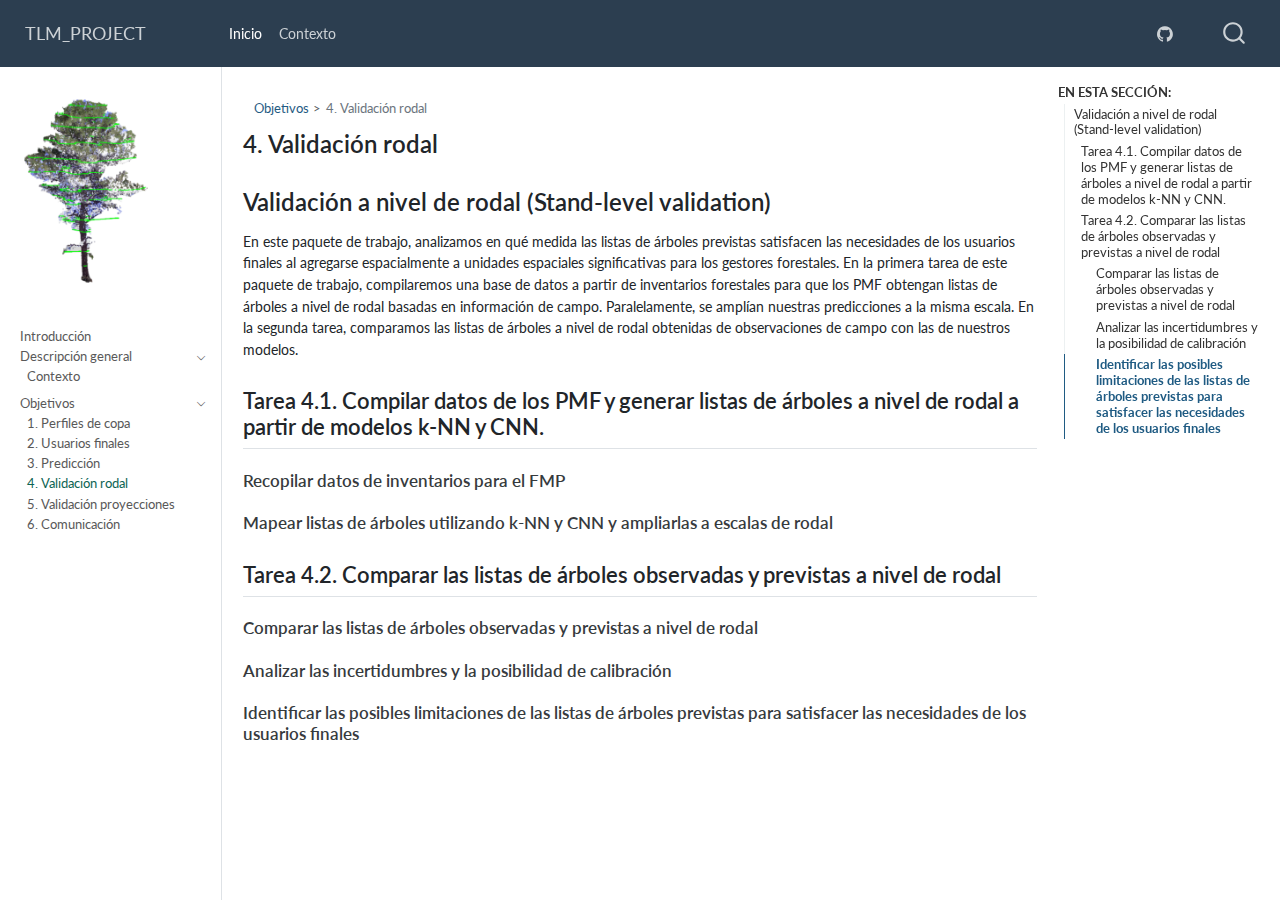
<file: docs/so4.html>
<!DOCTYPE html>
<html xmlns="http://www.w3.org/1999/xhtml" lang="en" xml:lang="en"><head>

<meta charset="utf-8">
<meta name="generator" content="quarto-1.7.32">

<meta name="viewport" content="width=device-width, initial-scale=1.0, user-scalable=yes">


<title>4. Validación rodal – TLM_PROJECT</title>
<style>
code{white-space: pre-wrap;}
span.smallcaps{font-variant: small-caps;}
div.columns{display: flex; gap: min(4vw, 1.5em);}
div.column{flex: auto; overflow-x: auto;}
div.hanging-indent{margin-left: 1.5em; text-indent: -1.5em;}
ul.task-list{list-style: none;}
ul.task-list li input[type="checkbox"] {
  width: 0.8em;
  margin: 0 0.8em 0.2em -1em; /* quarto-specific, see https://github.com/quarto-dev/quarto-cli/issues/4556 */ 
  vertical-align: middle;
}
</style>


<script src="site_libs/quarto-nav/quarto-nav.js"></script>
<script src="site_libs/quarto-nav/headroom.min.js"></script>
<script src="site_libs/clipboard/clipboard.min.js"></script>
<script src="site_libs/quarto-search/autocomplete.umd.js"></script>
<script src="site_libs/quarto-search/fuse.min.js"></script>
<script src="site_libs/quarto-search/quarto-search.js"></script>
<meta name="quarto:offset" content="./">
<link href="./images/clipboard-3772666577.png" rel="icon" type="image/png">
<script src="site_libs/quarto-html/quarto.js" type="module"></script>
<script src="site_libs/quarto-html/tabsets/tabsets.js" type="module"></script>
<script src="site_libs/quarto-html/popper.min.js"></script>
<script src="site_libs/quarto-html/tippy.umd.min.js"></script>
<script src="site_libs/quarto-html/anchor.min.js"></script>
<link href="site_libs/quarto-html/tippy.css" rel="stylesheet">
<link href="site_libs/quarto-html/quarto-syntax-highlighting-37eea08aefeeee20ff55810ff984fec1.css" rel="stylesheet" id="quarto-text-highlighting-styles">
<script src="site_libs/bootstrap/bootstrap.min.js"></script>
<link href="site_libs/bootstrap/bootstrap-icons.css" rel="stylesheet">
<link href="site_libs/bootstrap/bootstrap-5b58baaa308337050153be0193178cf6.min.css" rel="stylesheet" append-hash="true" id="quarto-bootstrap" data-mode="light">
<script id="quarto-search-options" type="application/json">{
  "location": "navbar",
  "copy-button": false,
  "collapse-after": 3,
  "panel-placement": "end",
  "type": "overlay",
  "limit": 50,
  "keyboard-shortcut": [
    "f",
    "/",
    "s"
  ],
  "show-item-context": false,
  "language": {
    "search-no-results-text": "No results",
    "search-matching-documents-text": "matching documents",
    "search-copy-link-title": "Copy link to search",
    "search-hide-matches-text": "Hide additional matches",
    "search-more-match-text": "more match in this document",
    "search-more-matches-text": "more matches in this document",
    "search-clear-button-title": "Clear",
    "search-text-placeholder": "",
    "search-detached-cancel-button-title": "Cancel",
    "search-submit-button-title": "Submit",
    "search-label": "Search"
  }
}</script>


</head>

<body class="nav-sidebar docked nav-fixed quarto-light">

<div id="quarto-search-results"></div>
  <header id="quarto-header" class="headroom fixed-top">
    <nav class="navbar navbar-expand-lg " data-bs-theme="dark">
      <div class="navbar-container container-fluid">
      <div class="navbar-brand-container mx-auto">
    <a class="navbar-brand" href="./index.html">
    <span class="navbar-title">TLM_PROJECT</span>
    </a>
  </div>
            <div id="quarto-search" class="" title="Search"></div>
          <button class="navbar-toggler" type="button" data-bs-toggle="collapse" data-bs-target="#navbarCollapse" aria-controls="navbarCollapse" role="menu" aria-expanded="false" aria-label="Toggle navigation" onclick="if (window.quartoToggleHeadroom) { window.quartoToggleHeadroom(); }">
  <span class="navbar-toggler-icon"></span>
</button>
          <div class="collapse navbar-collapse" id="navbarCollapse">
            <ul class="navbar-nav navbar-nav-scroll me-auto">
  <li class="nav-item">
    <a class="nav-link active" href="./index.html" aria-current="page"> 
<span class="menu-text">Inicio</span></a>
  </li>  
  <li class="nav-item">
    <a class="nav-link" href="./overview.html"> 
<span class="menu-text">Contexto</span></a>
  </li>  
</ul>
            <ul class="navbar-nav navbar-nav-scroll ms-auto">
  <li class="nav-item compact">
    <a class="nav-link" href="https://github.com/TLM-PROJECT/TLM-PROJECT.github.io.git" target="_blank"> <i class="bi bi-github" role="img" aria-label="GitHub">
</i> 
<span class="menu-text"></span></a>
  </li>  
</ul>
          </div> <!-- /navcollapse -->
            <div class="quarto-navbar-tools">
</div>
      </div> <!-- /container-fluid -->
    </nav>
  <nav class="quarto-secondary-nav">
    <div class="container-fluid d-flex">
      <button type="button" class="quarto-btn-toggle btn" data-bs-toggle="collapse" role="button" data-bs-target=".quarto-sidebar-collapse-item" aria-controls="quarto-sidebar" aria-expanded="false" aria-label="Toggle sidebar navigation" onclick="if (window.quartoToggleHeadroom) { window.quartoToggleHeadroom(); }">
        <i class="bi bi-layout-text-sidebar-reverse"></i>
      </button>
        <nav class="quarto-page-breadcrumbs" aria-label="breadcrumb"><ol class="breadcrumb"><li class="breadcrumb-item"><a href="./so1.html">Objetivos</a></li><li class="breadcrumb-item"><a href="./so4.html">4. Validación rodal</a></li></ol></nav>
        <a class="flex-grow-1" role="navigation" data-bs-toggle="collapse" data-bs-target=".quarto-sidebar-collapse-item" aria-controls="quarto-sidebar" aria-expanded="false" aria-label="Toggle sidebar navigation" onclick="if (window.quartoToggleHeadroom) { window.quartoToggleHeadroom(); }">      
        </a>
      <button type="button" class="btn quarto-search-button" aria-label="Search" onclick="window.quartoOpenSearch();">
        <i class="bi bi-search"></i>
      </button>
    </div>
  </nav>
</header>
<!-- content -->
<div id="quarto-content" class="quarto-container page-columns page-rows-contents page-layout-article page-navbar">
<!-- sidebar -->
  <nav id="quarto-sidebar" class="sidebar collapse collapse-horizontal quarto-sidebar-collapse-item sidebar-navigation docked overflow-auto">
    <div class="pt-lg-2 mt-2 text-left sidebar-header">
      <a href="./index.html" class="sidebar-logo-link">
      <img src="./images/clipboard-3772666577.png" alt="" class="sidebar-logo py-0 d-lg-inline d-none">
      </a>
      </div>
        <div class="mt-2 flex-shrink-0 align-items-center">
        <div class="sidebar-search">
        <div id="quarto-search" class="" title="Search"></div>
        </div>
        </div>
    <div class="sidebar-menu-container"> 
    <ul class="list-unstyled mt-1">
        <li class="sidebar-item">
  <div class="sidebar-item-container"> 
  <a href="./index.html" class="sidebar-item-text sidebar-link">
 <span class="menu-text">Introducción</span></a>
  </div>
</li>
        <li class="sidebar-item sidebar-item-section">
      <div class="sidebar-item-container"> 
            <a class="sidebar-item-text sidebar-link text-start" data-bs-toggle="collapse" data-bs-target="#quarto-sidebar-section-1" role="navigation" aria-expanded="true">
 <span class="menu-text">Descripción general</span></a>
          <a class="sidebar-item-toggle text-start" data-bs-toggle="collapse" data-bs-target="#quarto-sidebar-section-1" role="navigation" aria-expanded="true" aria-label="Toggle section">
            <i class="bi bi-chevron-right ms-2"></i>
          </a> 
      </div>
      <ul id="quarto-sidebar-section-1" class="collapse list-unstyled sidebar-section depth1 show">  
          <li class="sidebar-item">
  <div class="sidebar-item-container"> 
  <a href="./overview.html" class="sidebar-item-text sidebar-link">
 <span class="menu-text">Contexto</span></a>
  </div>
</li>
      </ul>
  </li>
        <li class="sidebar-item sidebar-item-section">
      <div class="sidebar-item-container"> 
            <a class="sidebar-item-text sidebar-link text-start" data-bs-toggle="collapse" data-bs-target="#quarto-sidebar-section-2" role="navigation" aria-expanded="true">
 <span class="menu-text">Objetivos</span></a>
          <a class="sidebar-item-toggle text-start" data-bs-toggle="collapse" data-bs-target="#quarto-sidebar-section-2" role="navigation" aria-expanded="true" aria-label="Toggle section">
            <i class="bi bi-chevron-right ms-2"></i>
          </a> 
      </div>
      <ul id="quarto-sidebar-section-2" class="collapse list-unstyled sidebar-section depth1 show">  
          <li class="sidebar-item">
  <div class="sidebar-item-container"> 
  <a href="./so1.html" class="sidebar-item-text sidebar-link">
 <span class="menu-text">1. Perfiles de copa</span></a>
  </div>
</li>
          <li class="sidebar-item">
  <div class="sidebar-item-container"> 
  <a href="./so2.html" class="sidebar-item-text sidebar-link">
 <span class="menu-text">2. Usuarios finales</span></a>
  </div>
</li>
          <li class="sidebar-item">
  <div class="sidebar-item-container"> 
  <a href="./so3.html" class="sidebar-item-text sidebar-link">
 <span class="menu-text">3. Predicción</span></a>
  </div>
</li>
          <li class="sidebar-item">
  <div class="sidebar-item-container"> 
  <a href="./so4.html" class="sidebar-item-text sidebar-link active">
 <span class="menu-text">4. Validación rodal</span></a>
  </div>
</li>
          <li class="sidebar-item">
  <div class="sidebar-item-container"> 
  <a href="./so5.html" class="sidebar-item-text sidebar-link">
 <span class="menu-text">5. Validación proyecciones</span></a>
  </div>
</li>
          <li class="sidebar-item">
  <div class="sidebar-item-container"> 
  <a href="./so6.html" class="sidebar-item-text sidebar-link">
 <span class="menu-text">6. Comunicación</span></a>
  </div>
</li>
      </ul>
  </li>
    </ul>
    </div>
</nav>
<div id="quarto-sidebar-glass" class="quarto-sidebar-collapse-item" data-bs-toggle="collapse" data-bs-target=".quarto-sidebar-collapse-item"></div>
<!-- margin-sidebar -->
    <div id="quarto-margin-sidebar" class="sidebar margin-sidebar">
        <nav id="TOC" role="doc-toc" class="toc-active">
    <h2 id="toc-title">En esta sección:</h2>
   
  <ul>
  <li><a href="#validación-a-nivel-de-rodal-stand-level-validation" id="toc-validación-a-nivel-de-rodal-stand-level-validation" class="nav-link active" data-scroll-target="#validación-a-nivel-de-rodal-stand-level-validation">Validación a nivel de rodal (Stand-level validation)</a>
  <ul>
  <li><a href="#tarea-4.1.-compilar-datos-de-los-pmf-y-generar-listas-de-árboles-a-nivel-de-rodal-a-partir-de-modelos-k-nn-y-cnn." id="toc-tarea-4.1.-compilar-datos-de-los-pmf-y-generar-listas-de-árboles-a-nivel-de-rodal-a-partir-de-modelos-k-nn-y-cnn." class="nav-link" data-scroll-target="#tarea-4.1.-compilar-datos-de-los-pmf-y-generar-listas-de-árboles-a-nivel-de-rodal-a-partir-de-modelos-k-nn-y-cnn.">Tarea 4.1. Compilar datos de los PMF y generar listas de árboles a nivel de rodal a partir de modelos k-NN y CNN.</a>
  <ul>
  <li><a href="#recopilar-datos-de-inventarios-para-el-fmp" id="toc-recopilar-datos-de-inventarios-para-el-fmp" class="nav-link" data-scroll-target="#recopilar-datos-de-inventarios-para-el-fmp">Recopilar datos de inventarios para el FMP</a></li>
  <li><a href="#mapear-listas-de-árboles-utilizando-k-nn-y-cnn-y-ampliarlas-a-escalas-de-rodal" id="toc-mapear-listas-de-árboles-utilizando-k-nn-y-cnn-y-ampliarlas-a-escalas-de-rodal" class="nav-link" data-scroll-target="#mapear-listas-de-árboles-utilizando-k-nn-y-cnn-y-ampliarlas-a-escalas-de-rodal">Mapear listas de árboles utilizando k-NN y CNN y ampliarlas a escalas de rodal</a></li>
  </ul></li>
  <li><a href="#tarea-4.2.-comparar-las-listas-de-árboles-observadas-y-previstas-a-nivel-de-rodal" id="toc-tarea-4.2.-comparar-las-listas-de-árboles-observadas-y-previstas-a-nivel-de-rodal" class="nav-link" data-scroll-target="#tarea-4.2.-comparar-las-listas-de-árboles-observadas-y-previstas-a-nivel-de-rodal">Tarea 4.2. Comparar las listas de árboles observadas y previstas a nivel de rodal</a>
  <ul>
  <li><a href="#comparar-las-listas-de-árboles-observadas-y-previstas-a-nivel-de-rodal" id="toc-comparar-las-listas-de-árboles-observadas-y-previstas-a-nivel-de-rodal" class="nav-link" data-scroll-target="#comparar-las-listas-de-árboles-observadas-y-previstas-a-nivel-de-rodal">Comparar las listas de árboles observadas y previstas a nivel de rodal</a></li>
  <li><a href="#analizar-las-incertidumbres-y-la-posibilidad-de-calibración" id="toc-analizar-las-incertidumbres-y-la-posibilidad-de-calibración" class="nav-link" data-scroll-target="#analizar-las-incertidumbres-y-la-posibilidad-de-calibración">Analizar las incertidumbres y la posibilidad de calibración</a></li>
  <li><a href="#identificar-las-posibles-limitaciones-de-las-listas-de-árboles-previstas-para-satisfacer-las-necesidades-de-los-usuarios-finales" id="toc-identificar-las-posibles-limitaciones-de-las-listas-de-árboles-previstas-para-satisfacer-las-necesidades-de-los-usuarios-finales" class="nav-link" data-scroll-target="#identificar-las-posibles-limitaciones-de-las-listas-de-árboles-previstas-para-satisfacer-las-necesidades-de-los-usuarios-finales">Identificar las posibles limitaciones de las listas de árboles previstas para satisfacer las necesidades de los usuarios finales</a></li>
  </ul></li>
  </ul></li>
  </ul>
</nav>
    </div>
<!-- main -->
<main class="content" id="quarto-document-content">

<header id="title-block-header" class="quarto-title-block default"><nav class="quarto-page-breadcrumbs quarto-title-breadcrumbs d-none d-lg-block" aria-label="breadcrumb"><ol class="breadcrumb"><li class="breadcrumb-item"><a href="./so1.html">Objetivos</a></li><li class="breadcrumb-item"><a href="./so4.html">4. Validación rodal</a></li></ol></nav>
<div class="quarto-title">
<h1 class="title">4. Validación rodal</h1>
</div>



<div class="quarto-title-meta">

    
  
    
  </div>
  


</header>


<section id="validación-a-nivel-de-rodal-stand-level-validation" class="level1">
<h1>Validación a nivel de rodal (Stand-level validation)</h1>
<p>En este paquete de trabajo, analizamos en qué medida las listas de árboles previstas satisfacen las necesidades de los usuarios finales al agregarse espacialmente a unidades espaciales significativas para los gestores forestales. En la primera tarea de este paquete de trabajo, compilaremos una base de datos a partir de inventarios forestales para que los PMF obtengan listas de árboles a nivel de rodal basadas en información de campo. Paralelamente, se amplían nuestras predicciones a la misma escala. En la segunda tarea, comparamos las listas de árboles a nivel de rodal obtenidas de observaciones de campo con las de nuestros modelos.</p>
<section id="tarea-4.1.-compilar-datos-de-los-pmf-y-generar-listas-de-árboles-a-nivel-de-rodal-a-partir-de-modelos-k-nn-y-cnn." class="level2">
<h2 class="anchored" data-anchor-id="tarea-4.1.-compilar-datos-de-los-pmf-y-generar-listas-de-árboles-a-nivel-de-rodal-a-partir-de-modelos-k-nn-y-cnn.">Tarea 4.1. Compilar datos de los PMF y generar listas de árboles a nivel de rodal a partir de modelos k-NN y CNN.</h2>
<section id="recopilar-datos-de-inventarios-para-el-fmp" class="level3">
<h3 class="anchored" data-anchor-id="recopilar-datos-de-inventarios-para-el-fmp">Recopilar datos de inventarios para el FMP</h3>
</section>
<section id="mapear-listas-de-árboles-utilizando-k-nn-y-cnn-y-ampliarlas-a-escalas-de-rodal" class="level3">
<h3 class="anchored" data-anchor-id="mapear-listas-de-árboles-utilizando-k-nn-y-cnn-y-ampliarlas-a-escalas-de-rodal">Mapear listas de árboles utilizando k-NN y CNN y ampliarlas a escalas de rodal</h3>
</section>
</section>
<section id="tarea-4.2.-comparar-las-listas-de-árboles-observadas-y-previstas-a-nivel-de-rodal" class="level2">
<h2 class="anchored" data-anchor-id="tarea-4.2.-comparar-las-listas-de-árboles-observadas-y-previstas-a-nivel-de-rodal">Tarea 4.2. Comparar las listas de árboles observadas y previstas a nivel de rodal</h2>
<section id="comparar-las-listas-de-árboles-observadas-y-previstas-a-nivel-de-rodal" class="level3">
<h3 class="anchored" data-anchor-id="comparar-las-listas-de-árboles-observadas-y-previstas-a-nivel-de-rodal">Comparar las listas de árboles observadas y previstas a nivel de rodal</h3>
</section>
<section id="analizar-las-incertidumbres-y-la-posibilidad-de-calibración" class="level3">
<h3 class="anchored" data-anchor-id="analizar-las-incertidumbres-y-la-posibilidad-de-calibración">Analizar las incertidumbres y la posibilidad de calibración</h3>
</section>
<section id="identificar-las-posibles-limitaciones-de-las-listas-de-árboles-previstas-para-satisfacer-las-necesidades-de-los-usuarios-finales" class="level3">
<h3 class="anchored" data-anchor-id="identificar-las-posibles-limitaciones-de-las-listas-de-árboles-previstas-para-satisfacer-las-necesidades-de-los-usuarios-finales">Identificar las posibles limitaciones de las listas de árboles previstas para satisfacer las necesidades de los usuarios finales</h3>


</section>
</section>
</section>

</main> <!-- /main -->
<script id="quarto-html-after-body" type="application/javascript">
  window.document.addEventListener("DOMContentLoaded", function (event) {
    const icon = "";
    const anchorJS = new window.AnchorJS();
    anchorJS.options = {
      placement: 'right',
      icon: icon
    };
    anchorJS.add('.anchored');
    const isCodeAnnotation = (el) => {
      for (const clz of el.classList) {
        if (clz.startsWith('code-annotation-')) {                     
          return true;
        }
      }
      return false;
    }
    const onCopySuccess = function(e) {
      // button target
      const button = e.trigger;
      // don't keep focus
      button.blur();
      // flash "checked"
      button.classList.add('code-copy-button-checked');
      var currentTitle = button.getAttribute("title");
      button.setAttribute("title", "Copied!");
      let tooltip;
      if (window.bootstrap) {
        button.setAttribute("data-bs-toggle", "tooltip");
        button.setAttribute("data-bs-placement", "left");
        button.setAttribute("data-bs-title", "Copied!");
        tooltip = new bootstrap.Tooltip(button, 
          { trigger: "manual", 
            customClass: "code-copy-button-tooltip",
            offset: [0, -8]});
        tooltip.show();    
      }
      setTimeout(function() {
        if (tooltip) {
          tooltip.hide();
          button.removeAttribute("data-bs-title");
          button.removeAttribute("data-bs-toggle");
          button.removeAttribute("data-bs-placement");
        }
        button.setAttribute("title", currentTitle);
        button.classList.remove('code-copy-button-checked');
      }, 1000);
      // clear code selection
      e.clearSelection();
    }
    const getTextToCopy = function(trigger) {
        const codeEl = trigger.previousElementSibling.cloneNode(true);
        for (const childEl of codeEl.children) {
          if (isCodeAnnotation(childEl)) {
            childEl.remove();
          }
        }
        return codeEl.innerText;
    }
    const clipboard = new window.ClipboardJS('.code-copy-button:not([data-in-quarto-modal])', {
      text: getTextToCopy
    });
    clipboard.on('success', onCopySuccess);
    if (window.document.getElementById('quarto-embedded-source-code-modal')) {
      const clipboardModal = new window.ClipboardJS('.code-copy-button[data-in-quarto-modal]', {
        text: getTextToCopy,
        container: window.document.getElementById('quarto-embedded-source-code-modal')
      });
      clipboardModal.on('success', onCopySuccess);
    }
      var localhostRegex = new RegExp(/^(?:http|https):\/\/localhost\:?[0-9]*\//);
      var mailtoRegex = new RegExp(/^mailto:/);
        var filterRegex = new RegExp('/' + window.location.host + '/');
      var isInternal = (href) => {
          return filterRegex.test(href) || localhostRegex.test(href) || mailtoRegex.test(href);
      }
      // Inspect non-navigation links and adorn them if external
     var links = window.document.querySelectorAll('a[href]:not(.nav-link):not(.navbar-brand):not(.toc-action):not(.sidebar-link):not(.sidebar-item-toggle):not(.pagination-link):not(.no-external):not([aria-hidden]):not(.dropdown-item):not(.quarto-navigation-tool):not(.about-link)');
      for (var i=0; i<links.length; i++) {
        const link = links[i];
        if (!isInternal(link.href)) {
          // undo the damage that might have been done by quarto-nav.js in the case of
          // links that we want to consider external
          if (link.dataset.originalHref !== undefined) {
            link.href = link.dataset.originalHref;
          }
        }
      }
    function tippyHover(el, contentFn, onTriggerFn, onUntriggerFn) {
      const config = {
        allowHTML: true,
        maxWidth: 500,
        delay: 100,
        arrow: false,
        appendTo: function(el) {
            return el.parentElement;
        },
        interactive: true,
        interactiveBorder: 10,
        theme: 'quarto',
        placement: 'bottom-start',
      };
      if (contentFn) {
        config.content = contentFn;
      }
      if (onTriggerFn) {
        config.onTrigger = onTriggerFn;
      }
      if (onUntriggerFn) {
        config.onUntrigger = onUntriggerFn;
      }
      window.tippy(el, config); 
    }
    const noterefs = window.document.querySelectorAll('a[role="doc-noteref"]');
    for (var i=0; i<noterefs.length; i++) {
      const ref = noterefs[i];
      tippyHover(ref, function() {
        // use id or data attribute instead here
        let href = ref.getAttribute('data-footnote-href') || ref.getAttribute('href');
        try { href = new URL(href).hash; } catch {}
        const id = href.replace(/^#\/?/, "");
        const note = window.document.getElementById(id);
        if (note) {
          return note.innerHTML;
        } else {
          return "";
        }
      });
    }
    const xrefs = window.document.querySelectorAll('a.quarto-xref');
    const processXRef = (id, note) => {
      // Strip column container classes
      const stripColumnClz = (el) => {
        el.classList.remove("page-full", "page-columns");
        if (el.children) {
          for (const child of el.children) {
            stripColumnClz(child);
          }
        }
      }
      stripColumnClz(note)
      if (id === null || id.startsWith('sec-')) {
        // Special case sections, only their first couple elements
        const container = document.createElement("div");
        if (note.children && note.children.length > 2) {
          container.appendChild(note.children[0].cloneNode(true));
          for (let i = 1; i < note.children.length; i++) {
            const child = note.children[i];
            if (child.tagName === "P" && child.innerText === "") {
              continue;
            } else {
              container.appendChild(child.cloneNode(true));
              break;
            }
          }
          if (window.Quarto?.typesetMath) {
            window.Quarto.typesetMath(container);
          }
          return container.innerHTML
        } else {
          if (window.Quarto?.typesetMath) {
            window.Quarto.typesetMath(note);
          }
          return note.innerHTML;
        }
      } else {
        // Remove any anchor links if they are present
        const anchorLink = note.querySelector('a.anchorjs-link');
        if (anchorLink) {
          anchorLink.remove();
        }
        if (window.Quarto?.typesetMath) {
          window.Quarto.typesetMath(note);
        }
        if (note.classList.contains("callout")) {
          return note.outerHTML;
        } else {
          return note.innerHTML;
        }
      }
    }
    for (var i=0; i<xrefs.length; i++) {
      const xref = xrefs[i];
      tippyHover(xref, undefined, function(instance) {
        instance.disable();
        let url = xref.getAttribute('href');
        let hash = undefined; 
        if (url.startsWith('#')) {
          hash = url;
        } else {
          try { hash = new URL(url).hash; } catch {}
        }
        if (hash) {
          const id = hash.replace(/^#\/?/, "");
          const note = window.document.getElementById(id);
          if (note !== null) {
            try {
              const html = processXRef(id, note.cloneNode(true));
              instance.setContent(html);
            } finally {
              instance.enable();
              instance.show();
            }
          } else {
            // See if we can fetch this
            fetch(url.split('#')[0])
            .then(res => res.text())
            .then(html => {
              const parser = new DOMParser();
              const htmlDoc = parser.parseFromString(html, "text/html");
              const note = htmlDoc.getElementById(id);
              if (note !== null) {
                const html = processXRef(id, note);
                instance.setContent(html);
              } 
            }).finally(() => {
              instance.enable();
              instance.show();
            });
          }
        } else {
          // See if we can fetch a full url (with no hash to target)
          // This is a special case and we should probably do some content thinning / targeting
          fetch(url)
          .then(res => res.text())
          .then(html => {
            const parser = new DOMParser();
            const htmlDoc = parser.parseFromString(html, "text/html");
            const note = htmlDoc.querySelector('main.content');
            if (note !== null) {
              // This should only happen for chapter cross references
              // (since there is no id in the URL)
              // remove the first header
              if (note.children.length > 0 && note.children[0].tagName === "HEADER") {
                note.children[0].remove();
              }
              const html = processXRef(null, note);
              instance.setContent(html);
            } 
          }).finally(() => {
            instance.enable();
            instance.show();
          });
        }
      }, function(instance) {
      });
    }
        let selectedAnnoteEl;
        const selectorForAnnotation = ( cell, annotation) => {
          let cellAttr = 'data-code-cell="' + cell + '"';
          let lineAttr = 'data-code-annotation="' +  annotation + '"';
          const selector = 'span[' + cellAttr + '][' + lineAttr + ']';
          return selector;
        }
        const selectCodeLines = (annoteEl) => {
          const doc = window.document;
          const targetCell = annoteEl.getAttribute("data-target-cell");
          const targetAnnotation = annoteEl.getAttribute("data-target-annotation");
          const annoteSpan = window.document.querySelector(selectorForAnnotation(targetCell, targetAnnotation));
          const lines = annoteSpan.getAttribute("data-code-lines").split(",");
          const lineIds = lines.map((line) => {
            return targetCell + "-" + line;
          })
          let top = null;
          let height = null;
          let parent = null;
          if (lineIds.length > 0) {
              //compute the position of the single el (top and bottom and make a div)
              const el = window.document.getElementById(lineIds[0]);
              top = el.offsetTop;
              height = el.offsetHeight;
              parent = el.parentElement.parentElement;
            if (lineIds.length > 1) {
              const lastEl = window.document.getElementById(lineIds[lineIds.length - 1]);
              const bottom = lastEl.offsetTop + lastEl.offsetHeight;
              height = bottom - top;
            }
            if (top !== null && height !== null && parent !== null) {
              // cook up a div (if necessary) and position it 
              let div = window.document.getElementById("code-annotation-line-highlight");
              if (div === null) {
                div = window.document.createElement("div");
                div.setAttribute("id", "code-annotation-line-highlight");
                div.style.position = 'absolute';
                parent.appendChild(div);
              }
              div.style.top = top - 2 + "px";
              div.style.height = height + 4 + "px";
              div.style.left = 0;
              let gutterDiv = window.document.getElementById("code-annotation-line-highlight-gutter");
              if (gutterDiv === null) {
                gutterDiv = window.document.createElement("div");
                gutterDiv.setAttribute("id", "code-annotation-line-highlight-gutter");
                gutterDiv.style.position = 'absolute';
                const codeCell = window.document.getElementById(targetCell);
                const gutter = codeCell.querySelector('.code-annotation-gutter');
                gutter.appendChild(gutterDiv);
              }
              gutterDiv.style.top = top - 2 + "px";
              gutterDiv.style.height = height + 4 + "px";
            }
            selectedAnnoteEl = annoteEl;
          }
        };
        const unselectCodeLines = () => {
          const elementsIds = ["code-annotation-line-highlight", "code-annotation-line-highlight-gutter"];
          elementsIds.forEach((elId) => {
            const div = window.document.getElementById(elId);
            if (div) {
              div.remove();
            }
          });
          selectedAnnoteEl = undefined;
        };
          // Handle positioning of the toggle
      window.addEventListener(
        "resize",
        throttle(() => {
          elRect = undefined;
          if (selectedAnnoteEl) {
            selectCodeLines(selectedAnnoteEl);
          }
        }, 10)
      );
      function throttle(fn, ms) {
      let throttle = false;
      let timer;
        return (...args) => {
          if(!throttle) { // first call gets through
              fn.apply(this, args);
              throttle = true;
          } else { // all the others get throttled
              if(timer) clearTimeout(timer); // cancel #2
              timer = setTimeout(() => {
                fn.apply(this, args);
                timer = throttle = false;
              }, ms);
          }
        };
      }
        // Attach click handler to the DT
        const annoteDls = window.document.querySelectorAll('dt[data-target-cell]');
        for (const annoteDlNode of annoteDls) {
          annoteDlNode.addEventListener('click', (event) => {
            const clickedEl = event.target;
            if (clickedEl !== selectedAnnoteEl) {
              unselectCodeLines();
              const activeEl = window.document.querySelector('dt[data-target-cell].code-annotation-active');
              if (activeEl) {
                activeEl.classList.remove('code-annotation-active');
              }
              selectCodeLines(clickedEl);
              clickedEl.classList.add('code-annotation-active');
            } else {
              // Unselect the line
              unselectCodeLines();
              clickedEl.classList.remove('code-annotation-active');
            }
          });
        }
    const findCites = (el) => {
      const parentEl = el.parentElement;
      if (parentEl) {
        const cites = parentEl.dataset.cites;
        if (cites) {
          return {
            el,
            cites: cites.split(' ')
          };
        } else {
          return findCites(el.parentElement)
        }
      } else {
        return undefined;
      }
    };
    var bibliorefs = window.document.querySelectorAll('a[role="doc-biblioref"]');
    for (var i=0; i<bibliorefs.length; i++) {
      const ref = bibliorefs[i];
      const citeInfo = findCites(ref);
      if (citeInfo) {
        tippyHover(citeInfo.el, function() {
          var popup = window.document.createElement('div');
          citeInfo.cites.forEach(function(cite) {
            var citeDiv = window.document.createElement('div');
            citeDiv.classList.add('hanging-indent');
            citeDiv.classList.add('csl-entry');
            var biblioDiv = window.document.getElementById('ref-' + cite);
            if (biblioDiv) {
              citeDiv.innerHTML = biblioDiv.innerHTML;
            }
            popup.appendChild(citeDiv);
          });
          return popup.innerHTML;
        });
      }
    }
  });
  </script>
</div> <!-- /content -->




</body></html>
</file>
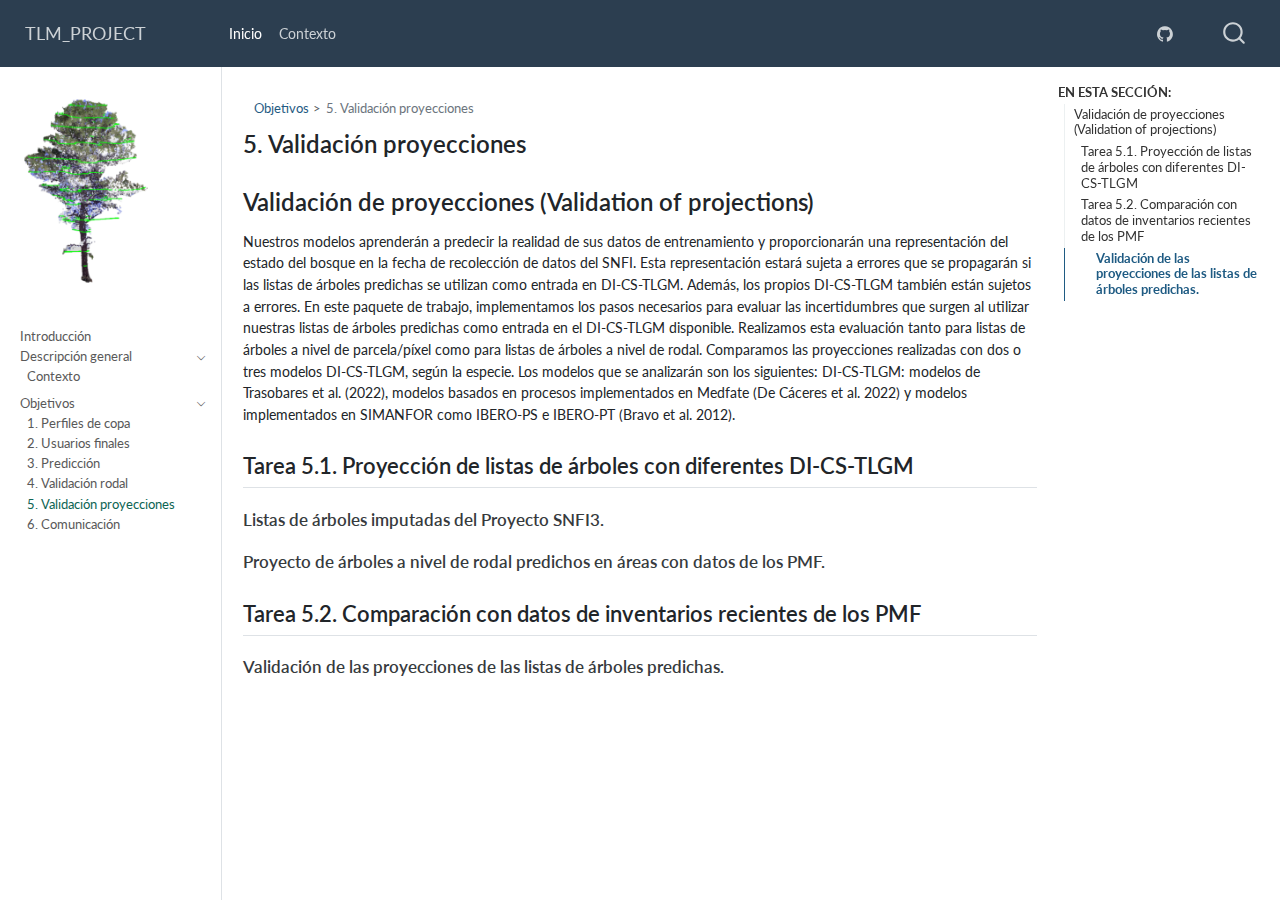
<file: docs/so5.html>
<!DOCTYPE html>
<html xmlns="http://www.w3.org/1999/xhtml" lang="en" xml:lang="en"><head>

<meta charset="utf-8">
<meta name="generator" content="quarto-1.7.32">

<meta name="viewport" content="width=device-width, initial-scale=1.0, user-scalable=yes">


<title>5. Validación proyecciones – TLM_PROJECT</title>
<style>
code{white-space: pre-wrap;}
span.smallcaps{font-variant: small-caps;}
div.columns{display: flex; gap: min(4vw, 1.5em);}
div.column{flex: auto; overflow-x: auto;}
div.hanging-indent{margin-left: 1.5em; text-indent: -1.5em;}
ul.task-list{list-style: none;}
ul.task-list li input[type="checkbox"] {
  width: 0.8em;
  margin: 0 0.8em 0.2em -1em; /* quarto-specific, see https://github.com/quarto-dev/quarto-cli/issues/4556 */ 
  vertical-align: middle;
}
</style>


<script src="site_libs/quarto-nav/quarto-nav.js"></script>
<script src="site_libs/quarto-nav/headroom.min.js"></script>
<script src="site_libs/clipboard/clipboard.min.js"></script>
<script src="site_libs/quarto-search/autocomplete.umd.js"></script>
<script src="site_libs/quarto-search/fuse.min.js"></script>
<script src="site_libs/quarto-search/quarto-search.js"></script>
<meta name="quarto:offset" content="./">
<link href="./images/clipboard-3772666577.png" rel="icon" type="image/png">
<script src="site_libs/quarto-html/quarto.js" type="module"></script>
<script src="site_libs/quarto-html/tabsets/tabsets.js" type="module"></script>
<script src="site_libs/quarto-html/popper.min.js"></script>
<script src="site_libs/quarto-html/tippy.umd.min.js"></script>
<script src="site_libs/quarto-html/anchor.min.js"></script>
<link href="site_libs/quarto-html/tippy.css" rel="stylesheet">
<link href="site_libs/quarto-html/quarto-syntax-highlighting-37eea08aefeeee20ff55810ff984fec1.css" rel="stylesheet" id="quarto-text-highlighting-styles">
<script src="site_libs/bootstrap/bootstrap.min.js"></script>
<link href="site_libs/bootstrap/bootstrap-icons.css" rel="stylesheet">
<link href="site_libs/bootstrap/bootstrap-5b58baaa308337050153be0193178cf6.min.css" rel="stylesheet" append-hash="true" id="quarto-bootstrap" data-mode="light">
<script id="quarto-search-options" type="application/json">{
  "location": "navbar",
  "copy-button": false,
  "collapse-after": 3,
  "panel-placement": "end",
  "type": "overlay",
  "limit": 50,
  "keyboard-shortcut": [
    "f",
    "/",
    "s"
  ],
  "show-item-context": false,
  "language": {
    "search-no-results-text": "No results",
    "search-matching-documents-text": "matching documents",
    "search-copy-link-title": "Copy link to search",
    "search-hide-matches-text": "Hide additional matches",
    "search-more-match-text": "more match in this document",
    "search-more-matches-text": "more matches in this document",
    "search-clear-button-title": "Clear",
    "search-text-placeholder": "",
    "search-detached-cancel-button-title": "Cancel",
    "search-submit-button-title": "Submit",
    "search-label": "Search"
  }
}</script>


</head>

<body class="nav-sidebar docked nav-fixed quarto-light">

<div id="quarto-search-results"></div>
  <header id="quarto-header" class="headroom fixed-top">
    <nav class="navbar navbar-expand-lg " data-bs-theme="dark">
      <div class="navbar-container container-fluid">
      <div class="navbar-brand-container mx-auto">
    <a class="navbar-brand" href="./index.html">
    <span class="navbar-title">TLM_PROJECT</span>
    </a>
  </div>
            <div id="quarto-search" class="" title="Search"></div>
          <button class="navbar-toggler" type="button" data-bs-toggle="collapse" data-bs-target="#navbarCollapse" aria-controls="navbarCollapse" role="menu" aria-expanded="false" aria-label="Toggle navigation" onclick="if (window.quartoToggleHeadroom) { window.quartoToggleHeadroom(); }">
  <span class="navbar-toggler-icon"></span>
</button>
          <div class="collapse navbar-collapse" id="navbarCollapse">
            <ul class="navbar-nav navbar-nav-scroll me-auto">
  <li class="nav-item">
    <a class="nav-link active" href="./index.html" aria-current="page"> 
<span class="menu-text">Inicio</span></a>
  </li>  
  <li class="nav-item">
    <a class="nav-link" href="./overview.html"> 
<span class="menu-text">Contexto</span></a>
  </li>  
</ul>
            <ul class="navbar-nav navbar-nav-scroll ms-auto">
  <li class="nav-item compact">
    <a class="nav-link" href="https://github.com/TLM-PROJECT/TLM-PROJECT.github.io.git" target="_blank"> <i class="bi bi-github" role="img" aria-label="GitHub">
</i> 
<span class="menu-text"></span></a>
  </li>  
</ul>
          </div> <!-- /navcollapse -->
            <div class="quarto-navbar-tools">
</div>
      </div> <!-- /container-fluid -->
    </nav>
  <nav class="quarto-secondary-nav">
    <div class="container-fluid d-flex">
      <button type="button" class="quarto-btn-toggle btn" data-bs-toggle="collapse" role="button" data-bs-target=".quarto-sidebar-collapse-item" aria-controls="quarto-sidebar" aria-expanded="false" aria-label="Toggle sidebar navigation" onclick="if (window.quartoToggleHeadroom) { window.quartoToggleHeadroom(); }">
        <i class="bi bi-layout-text-sidebar-reverse"></i>
      </button>
        <nav class="quarto-page-breadcrumbs" aria-label="breadcrumb"><ol class="breadcrumb"><li class="breadcrumb-item"><a href="./so1.html">Objetivos</a></li><li class="breadcrumb-item"><a href="./so5.html">5. Validación proyecciones</a></li></ol></nav>
        <a class="flex-grow-1" role="navigation" data-bs-toggle="collapse" data-bs-target=".quarto-sidebar-collapse-item" aria-controls="quarto-sidebar" aria-expanded="false" aria-label="Toggle sidebar navigation" onclick="if (window.quartoToggleHeadroom) { window.quartoToggleHeadroom(); }">      
        </a>
      <button type="button" class="btn quarto-search-button" aria-label="Search" onclick="window.quartoOpenSearch();">
        <i class="bi bi-search"></i>
      </button>
    </div>
  </nav>
</header>
<!-- content -->
<div id="quarto-content" class="quarto-container page-columns page-rows-contents page-layout-article page-navbar">
<!-- sidebar -->
  <nav id="quarto-sidebar" class="sidebar collapse collapse-horizontal quarto-sidebar-collapse-item sidebar-navigation docked overflow-auto">
    <div class="pt-lg-2 mt-2 text-left sidebar-header">
      <a href="./index.html" class="sidebar-logo-link">
      <img src="./images/clipboard-3772666577.png" alt="" class="sidebar-logo py-0 d-lg-inline d-none">
      </a>
      </div>
        <div class="mt-2 flex-shrink-0 align-items-center">
        <div class="sidebar-search">
        <div id="quarto-search" class="" title="Search"></div>
        </div>
        </div>
    <div class="sidebar-menu-container"> 
    <ul class="list-unstyled mt-1">
        <li class="sidebar-item">
  <div class="sidebar-item-container"> 
  <a href="./index.html" class="sidebar-item-text sidebar-link">
 <span class="menu-text">Introducción</span></a>
  </div>
</li>
        <li class="sidebar-item sidebar-item-section">
      <div class="sidebar-item-container"> 
            <a class="sidebar-item-text sidebar-link text-start" data-bs-toggle="collapse" data-bs-target="#quarto-sidebar-section-1" role="navigation" aria-expanded="true">
 <span class="menu-text">Descripción general</span></a>
          <a class="sidebar-item-toggle text-start" data-bs-toggle="collapse" data-bs-target="#quarto-sidebar-section-1" role="navigation" aria-expanded="true" aria-label="Toggle section">
            <i class="bi bi-chevron-right ms-2"></i>
          </a> 
      </div>
      <ul id="quarto-sidebar-section-1" class="collapse list-unstyled sidebar-section depth1 show">  
          <li class="sidebar-item">
  <div class="sidebar-item-container"> 
  <a href="./overview.html" class="sidebar-item-text sidebar-link">
 <span class="menu-text">Contexto</span></a>
  </div>
</li>
      </ul>
  </li>
        <li class="sidebar-item sidebar-item-section">
      <div class="sidebar-item-container"> 
            <a class="sidebar-item-text sidebar-link text-start" data-bs-toggle="collapse" data-bs-target="#quarto-sidebar-section-2" role="navigation" aria-expanded="true">
 <span class="menu-text">Objetivos</span></a>
          <a class="sidebar-item-toggle text-start" data-bs-toggle="collapse" data-bs-target="#quarto-sidebar-section-2" role="navigation" aria-expanded="true" aria-label="Toggle section">
            <i class="bi bi-chevron-right ms-2"></i>
          </a> 
      </div>
      <ul id="quarto-sidebar-section-2" class="collapse list-unstyled sidebar-section depth1 show">  
          <li class="sidebar-item">
  <div class="sidebar-item-container"> 
  <a href="./so1.html" class="sidebar-item-text sidebar-link">
 <span class="menu-text">1. Perfiles de copa</span></a>
  </div>
</li>
          <li class="sidebar-item">
  <div class="sidebar-item-container"> 
  <a href="./so2.html" class="sidebar-item-text sidebar-link">
 <span class="menu-text">2. Usuarios finales</span></a>
  </div>
</li>
          <li class="sidebar-item">
  <div class="sidebar-item-container"> 
  <a href="./so3.html" class="sidebar-item-text sidebar-link">
 <span class="menu-text">3. Predicción</span></a>
  </div>
</li>
          <li class="sidebar-item">
  <div class="sidebar-item-container"> 
  <a href="./so4.html" class="sidebar-item-text sidebar-link">
 <span class="menu-text">4. Validación rodal</span></a>
  </div>
</li>
          <li class="sidebar-item">
  <div class="sidebar-item-container"> 
  <a href="./so5.html" class="sidebar-item-text sidebar-link active">
 <span class="menu-text">5. Validación proyecciones</span></a>
  </div>
</li>
          <li class="sidebar-item">
  <div class="sidebar-item-container"> 
  <a href="./so6.html" class="sidebar-item-text sidebar-link">
 <span class="menu-text">6. Comunicación</span></a>
  </div>
</li>
      </ul>
  </li>
    </ul>
    </div>
</nav>
<div id="quarto-sidebar-glass" class="quarto-sidebar-collapse-item" data-bs-toggle="collapse" data-bs-target=".quarto-sidebar-collapse-item"></div>
<!-- margin-sidebar -->
    <div id="quarto-margin-sidebar" class="sidebar margin-sidebar">
        <nav id="TOC" role="doc-toc" class="toc-active">
    <h2 id="toc-title">En esta sección:</h2>
   
  <ul>
  <li><a href="#validación-de-proyecciones-validation-of-projections" id="toc-validación-de-proyecciones-validation-of-projections" class="nav-link active" data-scroll-target="#validación-de-proyecciones-validation-of-projections">Validación de proyecciones (Validation of projections)</a>
  <ul>
  <li><a href="#tarea-5.1.-proyección-de-listas-de-árboles-con-diferentes-di-cs-tlgm" id="toc-tarea-5.1.-proyección-de-listas-de-árboles-con-diferentes-di-cs-tlgm" class="nav-link" data-scroll-target="#tarea-5.1.-proyección-de-listas-de-árboles-con-diferentes-di-cs-tlgm">Tarea 5.1. Proyección de listas de árboles con diferentes DI-CS-TLGM</a>
  <ul>
  <li><a href="#listas-de-árboles-imputadas-del-proyecto-snfi3." id="toc-listas-de-árboles-imputadas-del-proyecto-snfi3." class="nav-link" data-scroll-target="#listas-de-árboles-imputadas-del-proyecto-snfi3.">Listas de árboles imputadas del Proyecto SNFI3.</a></li>
  <li><a href="#proyecto-de-árboles-a-nivel-de-rodal-predichos-en-áreas-con-datos-de-los-pmf." id="toc-proyecto-de-árboles-a-nivel-de-rodal-predichos-en-áreas-con-datos-de-los-pmf." class="nav-link" data-scroll-target="#proyecto-de-árboles-a-nivel-de-rodal-predichos-en-áreas-con-datos-de-los-pmf.">Proyecto de árboles a nivel de rodal predichos en áreas con datos de los PMF.</a></li>
  </ul></li>
  <li><a href="#tarea-5.2.-comparación-con-datos-de-inventarios-recientes-de-los-pmf" id="toc-tarea-5.2.-comparación-con-datos-de-inventarios-recientes-de-los-pmf" class="nav-link" data-scroll-target="#tarea-5.2.-comparación-con-datos-de-inventarios-recientes-de-los-pmf">Tarea 5.2. Comparación con datos de inventarios recientes de los PMF</a>
  <ul>
  <li><a href="#validación-de-las-proyecciones-de-las-listas-de-árboles-predichas." id="toc-validación-de-las-proyecciones-de-las-listas-de-árboles-predichas." class="nav-link" data-scroll-target="#validación-de-las-proyecciones-de-las-listas-de-árboles-predichas.">Validación de las proyecciones de las listas de árboles predichas.</a></li>
  </ul></li>
  </ul></li>
  </ul>
</nav>
    </div>
<!-- main -->
<main class="content" id="quarto-document-content">

<header id="title-block-header" class="quarto-title-block default"><nav class="quarto-page-breadcrumbs quarto-title-breadcrumbs d-none d-lg-block" aria-label="breadcrumb"><ol class="breadcrumb"><li class="breadcrumb-item"><a href="./so1.html">Objetivos</a></li><li class="breadcrumb-item"><a href="./so5.html">5. Validación proyecciones</a></li></ol></nav>
<div class="quarto-title">
<h1 class="title">5. Validación proyecciones</h1>
</div>



<div class="quarto-title-meta">

    
  
    
  </div>
  


</header>


<section id="validación-de-proyecciones-validation-of-projections" class="level1">
<h1>Validación de proyecciones (Validation of projections)</h1>
<p>Nuestros modelos aprenderán a predecir la realidad de sus datos de entrenamiento y proporcionarán una representación del estado del bosque en la fecha de recolección de datos del SNFI. Esta representación estará sujeta a errores que se propagarán si las listas de árboles predichas se utilizan como entrada en DI-CS-TLGM. Además, los propios DI-CS-TLGM también están sujetos a errores. En este paquete de trabajo, implementamos los pasos necesarios para evaluar las incertidumbres que surgen al utilizar nuestras listas de árboles predichas como entrada en el DI-CS-TLGM disponible. Realizamos esta evaluación tanto para listas de árboles a nivel de parcela/píxel como para listas de árboles a nivel de rodal. Comparamos las proyecciones realizadas con dos o tres modelos DI-CS-TLGM, según la especie. Los modelos que se analizarán son los siguientes: DI-CS-TLGM: modelos de Trasobares et al.&nbsp;(2022), modelos basados ​​en procesos implementados en Medfate (De Cáceres et al.&nbsp;2022) y modelos implementados en SIMANFOR como IBERO-PS e IBERO-PT (Bravo et al.&nbsp;2012).</p>
<section id="tarea-5.1.-proyección-de-listas-de-árboles-con-diferentes-di-cs-tlgm" class="level2">
<h2 class="anchored" data-anchor-id="tarea-5.1.-proyección-de-listas-de-árboles-con-diferentes-di-cs-tlgm">Tarea 5.1. Proyección de listas de árboles con diferentes DI-CS-TLGM</h2>
<section id="listas-de-árboles-imputadas-del-proyecto-snfi3." class="level3">
<h3 class="anchored" data-anchor-id="listas-de-árboles-imputadas-del-proyecto-snfi3.">Listas de árboles imputadas del Proyecto SNFI3.</h3>
</section>
<section id="proyecto-de-árboles-a-nivel-de-rodal-predichos-en-áreas-con-datos-de-los-pmf." class="level3">
<h3 class="anchored" data-anchor-id="proyecto-de-árboles-a-nivel-de-rodal-predichos-en-áreas-con-datos-de-los-pmf.">Proyecto de árboles a nivel de rodal predichos en áreas con datos de los PMF.</h3>
</section>
</section>
<section id="tarea-5.2.-comparación-con-datos-de-inventarios-recientes-de-los-pmf" class="level2">
<h2 class="anchored" data-anchor-id="tarea-5.2.-comparación-con-datos-de-inventarios-recientes-de-los-pmf">Tarea 5.2. Comparación con datos de inventarios recientes de los PMF</h2>
<section id="validación-de-las-proyecciones-de-las-listas-de-árboles-predichas." class="level3">
<h3 class="anchored" data-anchor-id="validación-de-las-proyecciones-de-las-listas-de-árboles-predichas.">Validación de las proyecciones de las listas de árboles predichas.</h3>


</section>
</section>
</section>

</main> <!-- /main -->
<script id="quarto-html-after-body" type="application/javascript">
  window.document.addEventListener("DOMContentLoaded", function (event) {
    const icon = "";
    const anchorJS = new window.AnchorJS();
    anchorJS.options = {
      placement: 'right',
      icon: icon
    };
    anchorJS.add('.anchored');
    const isCodeAnnotation = (el) => {
      for (const clz of el.classList) {
        if (clz.startsWith('code-annotation-')) {                     
          return true;
        }
      }
      return false;
    }
    const onCopySuccess = function(e) {
      // button target
      const button = e.trigger;
      // don't keep focus
      button.blur();
      // flash "checked"
      button.classList.add('code-copy-button-checked');
      var currentTitle = button.getAttribute("title");
      button.setAttribute("title", "Copied!");
      let tooltip;
      if (window.bootstrap) {
        button.setAttribute("data-bs-toggle", "tooltip");
        button.setAttribute("data-bs-placement", "left");
        button.setAttribute("data-bs-title", "Copied!");
        tooltip = new bootstrap.Tooltip(button, 
          { trigger: "manual", 
            customClass: "code-copy-button-tooltip",
            offset: [0, -8]});
        tooltip.show();    
      }
      setTimeout(function() {
        if (tooltip) {
          tooltip.hide();
          button.removeAttribute("data-bs-title");
          button.removeAttribute("data-bs-toggle");
          button.removeAttribute("data-bs-placement");
        }
        button.setAttribute("title", currentTitle);
        button.classList.remove('code-copy-button-checked');
      }, 1000);
      // clear code selection
      e.clearSelection();
    }
    const getTextToCopy = function(trigger) {
        const codeEl = trigger.previousElementSibling.cloneNode(true);
        for (const childEl of codeEl.children) {
          if (isCodeAnnotation(childEl)) {
            childEl.remove();
          }
        }
        return codeEl.innerText;
    }
    const clipboard = new window.ClipboardJS('.code-copy-button:not([data-in-quarto-modal])', {
      text: getTextToCopy
    });
    clipboard.on('success', onCopySuccess);
    if (window.document.getElementById('quarto-embedded-source-code-modal')) {
      const clipboardModal = new window.ClipboardJS('.code-copy-button[data-in-quarto-modal]', {
        text: getTextToCopy,
        container: window.document.getElementById('quarto-embedded-source-code-modal')
      });
      clipboardModal.on('success', onCopySuccess);
    }
      var localhostRegex = new RegExp(/^(?:http|https):\/\/localhost\:?[0-9]*\//);
      var mailtoRegex = new RegExp(/^mailto:/);
        var filterRegex = new RegExp('/' + window.location.host + '/');
      var isInternal = (href) => {
          return filterRegex.test(href) || localhostRegex.test(href) || mailtoRegex.test(href);
      }
      // Inspect non-navigation links and adorn them if external
     var links = window.document.querySelectorAll('a[href]:not(.nav-link):not(.navbar-brand):not(.toc-action):not(.sidebar-link):not(.sidebar-item-toggle):not(.pagination-link):not(.no-external):not([aria-hidden]):not(.dropdown-item):not(.quarto-navigation-tool):not(.about-link)');
      for (var i=0; i<links.length; i++) {
        const link = links[i];
        if (!isInternal(link.href)) {
          // undo the damage that might have been done by quarto-nav.js in the case of
          // links that we want to consider external
          if (link.dataset.originalHref !== undefined) {
            link.href = link.dataset.originalHref;
          }
        }
      }
    function tippyHover(el, contentFn, onTriggerFn, onUntriggerFn) {
      const config = {
        allowHTML: true,
        maxWidth: 500,
        delay: 100,
        arrow: false,
        appendTo: function(el) {
            return el.parentElement;
        },
        interactive: true,
        interactiveBorder: 10,
        theme: 'quarto',
        placement: 'bottom-start',
      };
      if (contentFn) {
        config.content = contentFn;
      }
      if (onTriggerFn) {
        config.onTrigger = onTriggerFn;
      }
      if (onUntriggerFn) {
        config.onUntrigger = onUntriggerFn;
      }
      window.tippy(el, config); 
    }
    const noterefs = window.document.querySelectorAll('a[role="doc-noteref"]');
    for (var i=0; i<noterefs.length; i++) {
      const ref = noterefs[i];
      tippyHover(ref, function() {
        // use id or data attribute instead here
        let href = ref.getAttribute('data-footnote-href') || ref.getAttribute('href');
        try { href = new URL(href).hash; } catch {}
        const id = href.replace(/^#\/?/, "");
        const note = window.document.getElementById(id);
        if (note) {
          return note.innerHTML;
        } else {
          return "";
        }
      });
    }
    const xrefs = window.document.querySelectorAll('a.quarto-xref');
    const processXRef = (id, note) => {
      // Strip column container classes
      const stripColumnClz = (el) => {
        el.classList.remove("page-full", "page-columns");
        if (el.children) {
          for (const child of el.children) {
            stripColumnClz(child);
          }
        }
      }
      stripColumnClz(note)
      if (id === null || id.startsWith('sec-')) {
        // Special case sections, only their first couple elements
        const container = document.createElement("div");
        if (note.children && note.children.length > 2) {
          container.appendChild(note.children[0].cloneNode(true));
          for (let i = 1; i < note.children.length; i++) {
            const child = note.children[i];
            if (child.tagName === "P" && child.innerText === "") {
              continue;
            } else {
              container.appendChild(child.cloneNode(true));
              break;
            }
          }
          if (window.Quarto?.typesetMath) {
            window.Quarto.typesetMath(container);
          }
          return container.innerHTML
        } else {
          if (window.Quarto?.typesetMath) {
            window.Quarto.typesetMath(note);
          }
          return note.innerHTML;
        }
      } else {
        // Remove any anchor links if they are present
        const anchorLink = note.querySelector('a.anchorjs-link');
        if (anchorLink) {
          anchorLink.remove();
        }
        if (window.Quarto?.typesetMath) {
          window.Quarto.typesetMath(note);
        }
        if (note.classList.contains("callout")) {
          return note.outerHTML;
        } else {
          return note.innerHTML;
        }
      }
    }
    for (var i=0; i<xrefs.length; i++) {
      const xref = xrefs[i];
      tippyHover(xref, undefined, function(instance) {
        instance.disable();
        let url = xref.getAttribute('href');
        let hash = undefined; 
        if (url.startsWith('#')) {
          hash = url;
        } else {
          try { hash = new URL(url).hash; } catch {}
        }
        if (hash) {
          const id = hash.replace(/^#\/?/, "");
          const note = window.document.getElementById(id);
          if (note !== null) {
            try {
              const html = processXRef(id, note.cloneNode(true));
              instance.setContent(html);
            } finally {
              instance.enable();
              instance.show();
            }
          } else {
            // See if we can fetch this
            fetch(url.split('#')[0])
            .then(res => res.text())
            .then(html => {
              const parser = new DOMParser();
              const htmlDoc = parser.parseFromString(html, "text/html");
              const note = htmlDoc.getElementById(id);
              if (note !== null) {
                const html = processXRef(id, note);
                instance.setContent(html);
              } 
            }).finally(() => {
              instance.enable();
              instance.show();
            });
          }
        } else {
          // See if we can fetch a full url (with no hash to target)
          // This is a special case and we should probably do some content thinning / targeting
          fetch(url)
          .then(res => res.text())
          .then(html => {
            const parser = new DOMParser();
            const htmlDoc = parser.parseFromString(html, "text/html");
            const note = htmlDoc.querySelector('main.content');
            if (note !== null) {
              // This should only happen for chapter cross references
              // (since there is no id in the URL)
              // remove the first header
              if (note.children.length > 0 && note.children[0].tagName === "HEADER") {
                note.children[0].remove();
              }
              const html = processXRef(null, note);
              instance.setContent(html);
            } 
          }).finally(() => {
            instance.enable();
            instance.show();
          });
        }
      }, function(instance) {
      });
    }
        let selectedAnnoteEl;
        const selectorForAnnotation = ( cell, annotation) => {
          let cellAttr = 'data-code-cell="' + cell + '"';
          let lineAttr = 'data-code-annotation="' +  annotation + '"';
          const selector = 'span[' + cellAttr + '][' + lineAttr + ']';
          return selector;
        }
        const selectCodeLines = (annoteEl) => {
          const doc = window.document;
          const targetCell = annoteEl.getAttribute("data-target-cell");
          const targetAnnotation = annoteEl.getAttribute("data-target-annotation");
          const annoteSpan = window.document.querySelector(selectorForAnnotation(targetCell, targetAnnotation));
          const lines = annoteSpan.getAttribute("data-code-lines").split(",");
          const lineIds = lines.map((line) => {
            return targetCell + "-" + line;
          })
          let top = null;
          let height = null;
          let parent = null;
          if (lineIds.length > 0) {
              //compute the position of the single el (top and bottom and make a div)
              const el = window.document.getElementById(lineIds[0]);
              top = el.offsetTop;
              height = el.offsetHeight;
              parent = el.parentElement.parentElement;
            if (lineIds.length > 1) {
              const lastEl = window.document.getElementById(lineIds[lineIds.length - 1]);
              const bottom = lastEl.offsetTop + lastEl.offsetHeight;
              height = bottom - top;
            }
            if (top !== null && height !== null && parent !== null) {
              // cook up a div (if necessary) and position it 
              let div = window.document.getElementById("code-annotation-line-highlight");
              if (div === null) {
                div = window.document.createElement("div");
                div.setAttribute("id", "code-annotation-line-highlight");
                div.style.position = 'absolute';
                parent.appendChild(div);
              }
              div.style.top = top - 2 + "px";
              div.style.height = height + 4 + "px";
              div.style.left = 0;
              let gutterDiv = window.document.getElementById("code-annotation-line-highlight-gutter");
              if (gutterDiv === null) {
                gutterDiv = window.document.createElement("div");
                gutterDiv.setAttribute("id", "code-annotation-line-highlight-gutter");
                gutterDiv.style.position = 'absolute';
                const codeCell = window.document.getElementById(targetCell);
                const gutter = codeCell.querySelector('.code-annotation-gutter');
                gutter.appendChild(gutterDiv);
              }
              gutterDiv.style.top = top - 2 + "px";
              gutterDiv.style.height = height + 4 + "px";
            }
            selectedAnnoteEl = annoteEl;
          }
        };
        const unselectCodeLines = () => {
          const elementsIds = ["code-annotation-line-highlight", "code-annotation-line-highlight-gutter"];
          elementsIds.forEach((elId) => {
            const div = window.document.getElementById(elId);
            if (div) {
              div.remove();
            }
          });
          selectedAnnoteEl = undefined;
        };
          // Handle positioning of the toggle
      window.addEventListener(
        "resize",
        throttle(() => {
          elRect = undefined;
          if (selectedAnnoteEl) {
            selectCodeLines(selectedAnnoteEl);
          }
        }, 10)
      );
      function throttle(fn, ms) {
      let throttle = false;
      let timer;
        return (...args) => {
          if(!throttle) { // first call gets through
              fn.apply(this, args);
              throttle = true;
          } else { // all the others get throttled
              if(timer) clearTimeout(timer); // cancel #2
              timer = setTimeout(() => {
                fn.apply(this, args);
                timer = throttle = false;
              }, ms);
          }
        };
      }
        // Attach click handler to the DT
        const annoteDls = window.document.querySelectorAll('dt[data-target-cell]');
        for (const annoteDlNode of annoteDls) {
          annoteDlNode.addEventListener('click', (event) => {
            const clickedEl = event.target;
            if (clickedEl !== selectedAnnoteEl) {
              unselectCodeLines();
              const activeEl = window.document.querySelector('dt[data-target-cell].code-annotation-active');
              if (activeEl) {
                activeEl.classList.remove('code-annotation-active');
              }
              selectCodeLines(clickedEl);
              clickedEl.classList.add('code-annotation-active');
            } else {
              // Unselect the line
              unselectCodeLines();
              clickedEl.classList.remove('code-annotation-active');
            }
          });
        }
    const findCites = (el) => {
      const parentEl = el.parentElement;
      if (parentEl) {
        const cites = parentEl.dataset.cites;
        if (cites) {
          return {
            el,
            cites: cites.split(' ')
          };
        } else {
          return findCites(el.parentElement)
        }
      } else {
        return undefined;
      }
    };
    var bibliorefs = window.document.querySelectorAll('a[role="doc-biblioref"]');
    for (var i=0; i<bibliorefs.length; i++) {
      const ref = bibliorefs[i];
      const citeInfo = findCites(ref);
      if (citeInfo) {
        tippyHover(citeInfo.el, function() {
          var popup = window.document.createElement('div');
          citeInfo.cites.forEach(function(cite) {
            var citeDiv = window.document.createElement('div');
            citeDiv.classList.add('hanging-indent');
            citeDiv.classList.add('csl-entry');
            var biblioDiv = window.document.getElementById('ref-' + cite);
            if (biblioDiv) {
              citeDiv.innerHTML = biblioDiv.innerHTML;
            }
            popup.appendChild(citeDiv);
          });
          return popup.innerHTML;
        });
      }
    }
  });
  </script>
</div> <!-- /content -->




</body></html>
</file>
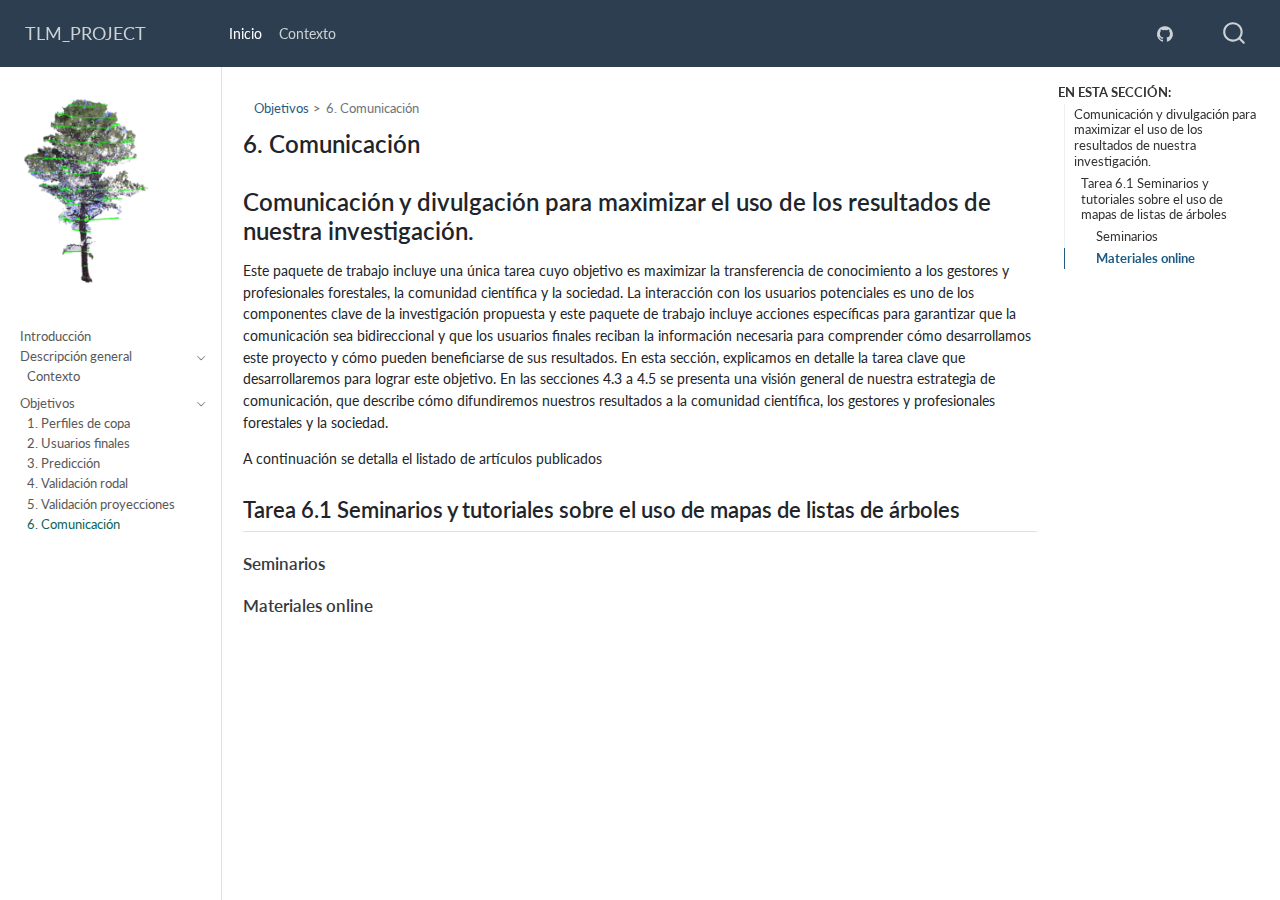
<file: docs/so6.html>
<!DOCTYPE html>
<html xmlns="http://www.w3.org/1999/xhtml" lang="en" xml:lang="en"><head>

<meta charset="utf-8">
<meta name="generator" content="quarto-1.7.32">

<meta name="viewport" content="width=device-width, initial-scale=1.0, user-scalable=yes">


<title>6. Comunicación – TLM_PROJECT</title>
<style>
code{white-space: pre-wrap;}
span.smallcaps{font-variant: small-caps;}
div.columns{display: flex; gap: min(4vw, 1.5em);}
div.column{flex: auto; overflow-x: auto;}
div.hanging-indent{margin-left: 1.5em; text-indent: -1.5em;}
ul.task-list{list-style: none;}
ul.task-list li input[type="checkbox"] {
  width: 0.8em;
  margin: 0 0.8em 0.2em -1em; /* quarto-specific, see https://github.com/quarto-dev/quarto-cli/issues/4556 */ 
  vertical-align: middle;
}
</style>


<script src="site_libs/quarto-nav/quarto-nav.js"></script>
<script src="site_libs/quarto-nav/headroom.min.js"></script>
<script src="site_libs/clipboard/clipboard.min.js"></script>
<script src="site_libs/quarto-search/autocomplete.umd.js"></script>
<script src="site_libs/quarto-search/fuse.min.js"></script>
<script src="site_libs/quarto-search/quarto-search.js"></script>
<meta name="quarto:offset" content="./">
<link href="./images/clipboard-3772666577.png" rel="icon" type="image/png">
<script src="site_libs/quarto-html/quarto.js" type="module"></script>
<script src="site_libs/quarto-html/tabsets/tabsets.js" type="module"></script>
<script src="site_libs/quarto-html/popper.min.js"></script>
<script src="site_libs/quarto-html/tippy.umd.min.js"></script>
<script src="site_libs/quarto-html/anchor.min.js"></script>
<link href="site_libs/quarto-html/tippy.css" rel="stylesheet">
<link href="site_libs/quarto-html/quarto-syntax-highlighting-37eea08aefeeee20ff55810ff984fec1.css" rel="stylesheet" id="quarto-text-highlighting-styles">
<script src="site_libs/bootstrap/bootstrap.min.js"></script>
<link href="site_libs/bootstrap/bootstrap-icons.css" rel="stylesheet">
<link href="site_libs/bootstrap/bootstrap-5b58baaa308337050153be0193178cf6.min.css" rel="stylesheet" append-hash="true" id="quarto-bootstrap" data-mode="light">
<script id="quarto-search-options" type="application/json">{
  "location": "navbar",
  "copy-button": false,
  "collapse-after": 3,
  "panel-placement": "end",
  "type": "overlay",
  "limit": 50,
  "keyboard-shortcut": [
    "f",
    "/",
    "s"
  ],
  "show-item-context": false,
  "language": {
    "search-no-results-text": "No results",
    "search-matching-documents-text": "matching documents",
    "search-copy-link-title": "Copy link to search",
    "search-hide-matches-text": "Hide additional matches",
    "search-more-match-text": "more match in this document",
    "search-more-matches-text": "more matches in this document",
    "search-clear-button-title": "Clear",
    "search-text-placeholder": "",
    "search-detached-cancel-button-title": "Cancel",
    "search-submit-button-title": "Submit",
    "search-label": "Search"
  }
}</script>


</head>

<body class="nav-sidebar docked nav-fixed quarto-light">

<div id="quarto-search-results"></div>
  <header id="quarto-header" class="headroom fixed-top">
    <nav class="navbar navbar-expand-lg " data-bs-theme="dark">
      <div class="navbar-container container-fluid">
      <div class="navbar-brand-container mx-auto">
    <a class="navbar-brand" href="./index.html">
    <span class="navbar-title">TLM_PROJECT</span>
    </a>
  </div>
            <div id="quarto-search" class="" title="Search"></div>
          <button class="navbar-toggler" type="button" data-bs-toggle="collapse" data-bs-target="#navbarCollapse" aria-controls="navbarCollapse" role="menu" aria-expanded="false" aria-label="Toggle navigation" onclick="if (window.quartoToggleHeadroom) { window.quartoToggleHeadroom(); }">
  <span class="navbar-toggler-icon"></span>
</button>
          <div class="collapse navbar-collapse" id="navbarCollapse">
            <ul class="navbar-nav navbar-nav-scroll me-auto">
  <li class="nav-item">
    <a class="nav-link active" href="./index.html" aria-current="page"> 
<span class="menu-text">Inicio</span></a>
  </li>  
  <li class="nav-item">
    <a class="nav-link" href="./overview.html"> 
<span class="menu-text">Contexto</span></a>
  </li>  
</ul>
            <ul class="navbar-nav navbar-nav-scroll ms-auto">
  <li class="nav-item compact">
    <a class="nav-link" href="https://github.com/TLM-PROJECT/TLM-PROJECT.github.io.git" target="_blank"> <i class="bi bi-github" role="img" aria-label="GitHub">
</i> 
<span class="menu-text"></span></a>
  </li>  
</ul>
          </div> <!-- /navcollapse -->
            <div class="quarto-navbar-tools">
</div>
      </div> <!-- /container-fluid -->
    </nav>
  <nav class="quarto-secondary-nav">
    <div class="container-fluid d-flex">
      <button type="button" class="quarto-btn-toggle btn" data-bs-toggle="collapse" role="button" data-bs-target=".quarto-sidebar-collapse-item" aria-controls="quarto-sidebar" aria-expanded="false" aria-label="Toggle sidebar navigation" onclick="if (window.quartoToggleHeadroom) { window.quartoToggleHeadroom(); }">
        <i class="bi bi-layout-text-sidebar-reverse"></i>
      </button>
        <nav class="quarto-page-breadcrumbs" aria-label="breadcrumb"><ol class="breadcrumb"><li class="breadcrumb-item"><a href="./so1.html">Objetivos</a></li><li class="breadcrumb-item"><a href="./so6.html">6. Comunicación</a></li></ol></nav>
        <a class="flex-grow-1" role="navigation" data-bs-toggle="collapse" data-bs-target=".quarto-sidebar-collapse-item" aria-controls="quarto-sidebar" aria-expanded="false" aria-label="Toggle sidebar navigation" onclick="if (window.quartoToggleHeadroom) { window.quartoToggleHeadroom(); }">      
        </a>
      <button type="button" class="btn quarto-search-button" aria-label="Search" onclick="window.quartoOpenSearch();">
        <i class="bi bi-search"></i>
      </button>
    </div>
  </nav>
</header>
<!-- content -->
<div id="quarto-content" class="quarto-container page-columns page-rows-contents page-layout-article page-navbar">
<!-- sidebar -->
  <nav id="quarto-sidebar" class="sidebar collapse collapse-horizontal quarto-sidebar-collapse-item sidebar-navigation docked overflow-auto">
    <div class="pt-lg-2 mt-2 text-left sidebar-header">
      <a href="./index.html" class="sidebar-logo-link">
      <img src="./images/clipboard-3772666577.png" alt="" class="sidebar-logo py-0 d-lg-inline d-none">
      </a>
      </div>
        <div class="mt-2 flex-shrink-0 align-items-center">
        <div class="sidebar-search">
        <div id="quarto-search" class="" title="Search"></div>
        </div>
        </div>
    <div class="sidebar-menu-container"> 
    <ul class="list-unstyled mt-1">
        <li class="sidebar-item">
  <div class="sidebar-item-container"> 
  <a href="./index.html" class="sidebar-item-text sidebar-link">
 <span class="menu-text">Introducción</span></a>
  </div>
</li>
        <li class="sidebar-item sidebar-item-section">
      <div class="sidebar-item-container"> 
            <a class="sidebar-item-text sidebar-link text-start" data-bs-toggle="collapse" data-bs-target="#quarto-sidebar-section-1" role="navigation" aria-expanded="true">
 <span class="menu-text">Descripción general</span></a>
          <a class="sidebar-item-toggle text-start" data-bs-toggle="collapse" data-bs-target="#quarto-sidebar-section-1" role="navigation" aria-expanded="true" aria-label="Toggle section">
            <i class="bi bi-chevron-right ms-2"></i>
          </a> 
      </div>
      <ul id="quarto-sidebar-section-1" class="collapse list-unstyled sidebar-section depth1 show">  
          <li class="sidebar-item">
  <div class="sidebar-item-container"> 
  <a href="./overview.html" class="sidebar-item-text sidebar-link">
 <span class="menu-text">Contexto</span></a>
  </div>
</li>
      </ul>
  </li>
        <li class="sidebar-item sidebar-item-section">
      <div class="sidebar-item-container"> 
            <a class="sidebar-item-text sidebar-link text-start" data-bs-toggle="collapse" data-bs-target="#quarto-sidebar-section-2" role="navigation" aria-expanded="true">
 <span class="menu-text">Objetivos</span></a>
          <a class="sidebar-item-toggle text-start" data-bs-toggle="collapse" data-bs-target="#quarto-sidebar-section-2" role="navigation" aria-expanded="true" aria-label="Toggle section">
            <i class="bi bi-chevron-right ms-2"></i>
          </a> 
      </div>
      <ul id="quarto-sidebar-section-2" class="collapse list-unstyled sidebar-section depth1 show">  
          <li class="sidebar-item">
  <div class="sidebar-item-container"> 
  <a href="./so1.html" class="sidebar-item-text sidebar-link">
 <span class="menu-text">1. Perfiles de copa</span></a>
  </div>
</li>
          <li class="sidebar-item">
  <div class="sidebar-item-container"> 
  <a href="./so2.html" class="sidebar-item-text sidebar-link">
 <span class="menu-text">2. Usuarios finales</span></a>
  </div>
</li>
          <li class="sidebar-item">
  <div class="sidebar-item-container"> 
  <a href="./so3.html" class="sidebar-item-text sidebar-link">
 <span class="menu-text">3. Predicción</span></a>
  </div>
</li>
          <li class="sidebar-item">
  <div class="sidebar-item-container"> 
  <a href="./so4.html" class="sidebar-item-text sidebar-link">
 <span class="menu-text">4. Validación rodal</span></a>
  </div>
</li>
          <li class="sidebar-item">
  <div class="sidebar-item-container"> 
  <a href="./so5.html" class="sidebar-item-text sidebar-link">
 <span class="menu-text">5. Validación proyecciones</span></a>
  </div>
</li>
          <li class="sidebar-item">
  <div class="sidebar-item-container"> 
  <a href="./so6.html" class="sidebar-item-text sidebar-link active">
 <span class="menu-text">6. Comunicación</span></a>
  </div>
</li>
      </ul>
  </li>
    </ul>
    </div>
</nav>
<div id="quarto-sidebar-glass" class="quarto-sidebar-collapse-item" data-bs-toggle="collapse" data-bs-target=".quarto-sidebar-collapse-item"></div>
<!-- margin-sidebar -->
    <div id="quarto-margin-sidebar" class="sidebar margin-sidebar">
        <nav id="TOC" role="doc-toc" class="toc-active">
    <h2 id="toc-title">En esta sección:</h2>
   
  <ul>
  <li><a href="#comunicación-y-divulgación-para-maximizar-el-uso-de-los-resultados-de-nuestra-investigación." id="toc-comunicación-y-divulgación-para-maximizar-el-uso-de-los-resultados-de-nuestra-investigación." class="nav-link active" data-scroll-target="#comunicación-y-divulgación-para-maximizar-el-uso-de-los-resultados-de-nuestra-investigación.">Comunicación y divulgación para maximizar el uso de los resultados de nuestra investigación.</a>
  <ul>
  <li><a href="#tarea-6.1-seminarios-y-tutoriales-sobre-el-uso-de-mapas-de-listas-de-árboles" id="toc-tarea-6.1-seminarios-y-tutoriales-sobre-el-uso-de-mapas-de-listas-de-árboles" class="nav-link" data-scroll-target="#tarea-6.1-seminarios-y-tutoriales-sobre-el-uso-de-mapas-de-listas-de-árboles">Tarea 6.1 Seminarios y tutoriales sobre el uso de mapas de listas de árboles</a>
  <ul>
  <li><a href="#seminarios" id="toc-seminarios" class="nav-link" data-scroll-target="#seminarios">Seminarios</a></li>
  <li><a href="#materiales-online" id="toc-materiales-online" class="nav-link" data-scroll-target="#materiales-online">Materiales online</a></li>
  </ul></li>
  </ul></li>
  </ul>
</nav>
    </div>
<!-- main -->
<main class="content" id="quarto-document-content">

<header id="title-block-header" class="quarto-title-block default"><nav class="quarto-page-breadcrumbs quarto-title-breadcrumbs d-none d-lg-block" aria-label="breadcrumb"><ol class="breadcrumb"><li class="breadcrumb-item"><a href="./so1.html">Objetivos</a></li><li class="breadcrumb-item"><a href="./so6.html">6. Comunicación</a></li></ol></nav>
<div class="quarto-title">
<h1 class="title">6. Comunicación</h1>
</div>



<div class="quarto-title-meta">

    
  
    
  </div>
  


</header>


<section id="comunicación-y-divulgación-para-maximizar-el-uso-de-los-resultados-de-nuestra-investigación." class="level1">
<h1>Comunicación y divulgación para maximizar el uso de los resultados de nuestra investigación.</h1>
<p>Este paquete de trabajo incluye una única tarea cuyo objetivo es maximizar la transferencia de conocimiento a los gestores y profesionales forestales, la comunidad científica y la sociedad. La interacción con los usuarios potenciales es uno de los componentes clave de la investigación propuesta y este paquete de trabajo incluye acciones específicas para garantizar que la comunicación sea bidireccional y que los usuarios finales reciban la información necesaria para comprender cómo desarrollamos este proyecto y cómo pueden beneficiarse de sus resultados. En esta sección, explicamos en detalle la tarea clave que desarrollaremos para lograr este objetivo. En las secciones 4.3 a 4.5 se presenta una visión general de nuestra estrategia de comunicación, que describe cómo difundiremos nuestros resultados a la comunidad científica, los gestores y profesionales forestales y la sociedad.</p>
<p>A continuación se detalla el listado de artículos publicados</p>
<section id="tarea-6.1-seminarios-y-tutoriales-sobre-el-uso-de-mapas-de-listas-de-árboles" class="level2">
<h2 class="anchored" data-anchor-id="tarea-6.1-seminarios-y-tutoriales-sobre-el-uso-de-mapas-de-listas-de-árboles">Tarea 6.1 Seminarios y tutoriales sobre el uso de mapas de listas de árboles</h2>
<section id="seminarios" class="level3">
<h3 class="anchored" data-anchor-id="seminarios">Seminarios</h3>
</section>
<section id="materiales-online" class="level3">
<h3 class="anchored" data-anchor-id="materiales-online">Materiales online</h3>


</section>
</section>
</section>

</main> <!-- /main -->
<script id="quarto-html-after-body" type="application/javascript">
  window.document.addEventListener("DOMContentLoaded", function (event) {
    const icon = "";
    const anchorJS = new window.AnchorJS();
    anchorJS.options = {
      placement: 'right',
      icon: icon
    };
    anchorJS.add('.anchored');
    const isCodeAnnotation = (el) => {
      for (const clz of el.classList) {
        if (clz.startsWith('code-annotation-')) {                     
          return true;
        }
      }
      return false;
    }
    const onCopySuccess = function(e) {
      // button target
      const button = e.trigger;
      // don't keep focus
      button.blur();
      // flash "checked"
      button.classList.add('code-copy-button-checked');
      var currentTitle = button.getAttribute("title");
      button.setAttribute("title", "Copied!");
      let tooltip;
      if (window.bootstrap) {
        button.setAttribute("data-bs-toggle", "tooltip");
        button.setAttribute("data-bs-placement", "left");
        button.setAttribute("data-bs-title", "Copied!");
        tooltip = new bootstrap.Tooltip(button, 
          { trigger: "manual", 
            customClass: "code-copy-button-tooltip",
            offset: [0, -8]});
        tooltip.show();    
      }
      setTimeout(function() {
        if (tooltip) {
          tooltip.hide();
          button.removeAttribute("data-bs-title");
          button.removeAttribute("data-bs-toggle");
          button.removeAttribute("data-bs-placement");
        }
        button.setAttribute("title", currentTitle);
        button.classList.remove('code-copy-button-checked');
      }, 1000);
      // clear code selection
      e.clearSelection();
    }
    const getTextToCopy = function(trigger) {
        const codeEl = trigger.previousElementSibling.cloneNode(true);
        for (const childEl of codeEl.children) {
          if (isCodeAnnotation(childEl)) {
            childEl.remove();
          }
        }
        return codeEl.innerText;
    }
    const clipboard = new window.ClipboardJS('.code-copy-button:not([data-in-quarto-modal])', {
      text: getTextToCopy
    });
    clipboard.on('success', onCopySuccess);
    if (window.document.getElementById('quarto-embedded-source-code-modal')) {
      const clipboardModal = new window.ClipboardJS('.code-copy-button[data-in-quarto-modal]', {
        text: getTextToCopy,
        container: window.document.getElementById('quarto-embedded-source-code-modal')
      });
      clipboardModal.on('success', onCopySuccess);
    }
      var localhostRegex = new RegExp(/^(?:http|https):\/\/localhost\:?[0-9]*\//);
      var mailtoRegex = new RegExp(/^mailto:/);
        var filterRegex = new RegExp('/' + window.location.host + '/');
      var isInternal = (href) => {
          return filterRegex.test(href) || localhostRegex.test(href) || mailtoRegex.test(href);
      }
      // Inspect non-navigation links and adorn them if external
     var links = window.document.querySelectorAll('a[href]:not(.nav-link):not(.navbar-brand):not(.toc-action):not(.sidebar-link):not(.sidebar-item-toggle):not(.pagination-link):not(.no-external):not([aria-hidden]):not(.dropdown-item):not(.quarto-navigation-tool):not(.about-link)');
      for (var i=0; i<links.length; i++) {
        const link = links[i];
        if (!isInternal(link.href)) {
          // undo the damage that might have been done by quarto-nav.js in the case of
          // links that we want to consider external
          if (link.dataset.originalHref !== undefined) {
            link.href = link.dataset.originalHref;
          }
        }
      }
    function tippyHover(el, contentFn, onTriggerFn, onUntriggerFn) {
      const config = {
        allowHTML: true,
        maxWidth: 500,
        delay: 100,
        arrow: false,
        appendTo: function(el) {
            return el.parentElement;
        },
        interactive: true,
        interactiveBorder: 10,
        theme: 'quarto',
        placement: 'bottom-start',
      };
      if (contentFn) {
        config.content = contentFn;
      }
      if (onTriggerFn) {
        config.onTrigger = onTriggerFn;
      }
      if (onUntriggerFn) {
        config.onUntrigger = onUntriggerFn;
      }
      window.tippy(el, config); 
    }
    const noterefs = window.document.querySelectorAll('a[role="doc-noteref"]');
    for (var i=0; i<noterefs.length; i++) {
      const ref = noterefs[i];
      tippyHover(ref, function() {
        // use id or data attribute instead here
        let href = ref.getAttribute('data-footnote-href') || ref.getAttribute('href');
        try { href = new URL(href).hash; } catch {}
        const id = href.replace(/^#\/?/, "");
        const note = window.document.getElementById(id);
        if (note) {
          return note.innerHTML;
        } else {
          return "";
        }
      });
    }
    const xrefs = window.document.querySelectorAll('a.quarto-xref');
    const processXRef = (id, note) => {
      // Strip column container classes
      const stripColumnClz = (el) => {
        el.classList.remove("page-full", "page-columns");
        if (el.children) {
          for (const child of el.children) {
            stripColumnClz(child);
          }
        }
      }
      stripColumnClz(note)
      if (id === null || id.startsWith('sec-')) {
        // Special case sections, only their first couple elements
        const container = document.createElement("div");
        if (note.children && note.children.length > 2) {
          container.appendChild(note.children[0].cloneNode(true));
          for (let i = 1; i < note.children.length; i++) {
            const child = note.children[i];
            if (child.tagName === "P" && child.innerText === "") {
              continue;
            } else {
              container.appendChild(child.cloneNode(true));
              break;
            }
          }
          if (window.Quarto?.typesetMath) {
            window.Quarto.typesetMath(container);
          }
          return container.innerHTML
        } else {
          if (window.Quarto?.typesetMath) {
            window.Quarto.typesetMath(note);
          }
          return note.innerHTML;
        }
      } else {
        // Remove any anchor links if they are present
        const anchorLink = note.querySelector('a.anchorjs-link');
        if (anchorLink) {
          anchorLink.remove();
        }
        if (window.Quarto?.typesetMath) {
          window.Quarto.typesetMath(note);
        }
        if (note.classList.contains("callout")) {
          return note.outerHTML;
        } else {
          return note.innerHTML;
        }
      }
    }
    for (var i=0; i<xrefs.length; i++) {
      const xref = xrefs[i];
      tippyHover(xref, undefined, function(instance) {
        instance.disable();
        let url = xref.getAttribute('href');
        let hash = undefined; 
        if (url.startsWith('#')) {
          hash = url;
        } else {
          try { hash = new URL(url).hash; } catch {}
        }
        if (hash) {
          const id = hash.replace(/^#\/?/, "");
          const note = window.document.getElementById(id);
          if (note !== null) {
            try {
              const html = processXRef(id, note.cloneNode(true));
              instance.setContent(html);
            } finally {
              instance.enable();
              instance.show();
            }
          } else {
            // See if we can fetch this
            fetch(url.split('#')[0])
            .then(res => res.text())
            .then(html => {
              const parser = new DOMParser();
              const htmlDoc = parser.parseFromString(html, "text/html");
              const note = htmlDoc.getElementById(id);
              if (note !== null) {
                const html = processXRef(id, note);
                instance.setContent(html);
              } 
            }).finally(() => {
              instance.enable();
              instance.show();
            });
          }
        } else {
          // See if we can fetch a full url (with no hash to target)
          // This is a special case and we should probably do some content thinning / targeting
          fetch(url)
          .then(res => res.text())
          .then(html => {
            const parser = new DOMParser();
            const htmlDoc = parser.parseFromString(html, "text/html");
            const note = htmlDoc.querySelector('main.content');
            if (note !== null) {
              // This should only happen for chapter cross references
              // (since there is no id in the URL)
              // remove the first header
              if (note.children.length > 0 && note.children[0].tagName === "HEADER") {
                note.children[0].remove();
              }
              const html = processXRef(null, note);
              instance.setContent(html);
            } 
          }).finally(() => {
            instance.enable();
            instance.show();
          });
        }
      }, function(instance) {
      });
    }
        let selectedAnnoteEl;
        const selectorForAnnotation = ( cell, annotation) => {
          let cellAttr = 'data-code-cell="' + cell + '"';
          let lineAttr = 'data-code-annotation="' +  annotation + '"';
          const selector = 'span[' + cellAttr + '][' + lineAttr + ']';
          return selector;
        }
        const selectCodeLines = (annoteEl) => {
          const doc = window.document;
          const targetCell = annoteEl.getAttribute("data-target-cell");
          const targetAnnotation = annoteEl.getAttribute("data-target-annotation");
          const annoteSpan = window.document.querySelector(selectorForAnnotation(targetCell, targetAnnotation));
          const lines = annoteSpan.getAttribute("data-code-lines").split(",");
          const lineIds = lines.map((line) => {
            return targetCell + "-" + line;
          })
          let top = null;
          let height = null;
          let parent = null;
          if (lineIds.length > 0) {
              //compute the position of the single el (top and bottom and make a div)
              const el = window.document.getElementById(lineIds[0]);
              top = el.offsetTop;
              height = el.offsetHeight;
              parent = el.parentElement.parentElement;
            if (lineIds.length > 1) {
              const lastEl = window.document.getElementById(lineIds[lineIds.length - 1]);
              const bottom = lastEl.offsetTop + lastEl.offsetHeight;
              height = bottom - top;
            }
            if (top !== null && height !== null && parent !== null) {
              // cook up a div (if necessary) and position it 
              let div = window.document.getElementById("code-annotation-line-highlight");
              if (div === null) {
                div = window.document.createElement("div");
                div.setAttribute("id", "code-annotation-line-highlight");
                div.style.position = 'absolute';
                parent.appendChild(div);
              }
              div.style.top = top - 2 + "px";
              div.style.height = height + 4 + "px";
              div.style.left = 0;
              let gutterDiv = window.document.getElementById("code-annotation-line-highlight-gutter");
              if (gutterDiv === null) {
                gutterDiv = window.document.createElement("div");
                gutterDiv.setAttribute("id", "code-annotation-line-highlight-gutter");
                gutterDiv.style.position = 'absolute';
                const codeCell = window.document.getElementById(targetCell);
                const gutter = codeCell.querySelector('.code-annotation-gutter');
                gutter.appendChild(gutterDiv);
              }
              gutterDiv.style.top = top - 2 + "px";
              gutterDiv.style.height = height + 4 + "px";
            }
            selectedAnnoteEl = annoteEl;
          }
        };
        const unselectCodeLines = () => {
          const elementsIds = ["code-annotation-line-highlight", "code-annotation-line-highlight-gutter"];
          elementsIds.forEach((elId) => {
            const div = window.document.getElementById(elId);
            if (div) {
              div.remove();
            }
          });
          selectedAnnoteEl = undefined;
        };
          // Handle positioning of the toggle
      window.addEventListener(
        "resize",
        throttle(() => {
          elRect = undefined;
          if (selectedAnnoteEl) {
            selectCodeLines(selectedAnnoteEl);
          }
        }, 10)
      );
      function throttle(fn, ms) {
      let throttle = false;
      let timer;
        return (...args) => {
          if(!throttle) { // first call gets through
              fn.apply(this, args);
              throttle = true;
          } else { // all the others get throttled
              if(timer) clearTimeout(timer); // cancel #2
              timer = setTimeout(() => {
                fn.apply(this, args);
                timer = throttle = false;
              }, ms);
          }
        };
      }
        // Attach click handler to the DT
        const annoteDls = window.document.querySelectorAll('dt[data-target-cell]');
        for (const annoteDlNode of annoteDls) {
          annoteDlNode.addEventListener('click', (event) => {
            const clickedEl = event.target;
            if (clickedEl !== selectedAnnoteEl) {
              unselectCodeLines();
              const activeEl = window.document.querySelector('dt[data-target-cell].code-annotation-active');
              if (activeEl) {
                activeEl.classList.remove('code-annotation-active');
              }
              selectCodeLines(clickedEl);
              clickedEl.classList.add('code-annotation-active');
            } else {
              // Unselect the line
              unselectCodeLines();
              clickedEl.classList.remove('code-annotation-active');
            }
          });
        }
    const findCites = (el) => {
      const parentEl = el.parentElement;
      if (parentEl) {
        const cites = parentEl.dataset.cites;
        if (cites) {
          return {
            el,
            cites: cites.split(' ')
          };
        } else {
          return findCites(el.parentElement)
        }
      } else {
        return undefined;
      }
    };
    var bibliorefs = window.document.querySelectorAll('a[role="doc-biblioref"]');
    for (var i=0; i<bibliorefs.length; i++) {
      const ref = bibliorefs[i];
      const citeInfo = findCites(ref);
      if (citeInfo) {
        tippyHover(citeInfo.el, function() {
          var popup = window.document.createElement('div');
          citeInfo.cites.forEach(function(cite) {
            var citeDiv = window.document.createElement('div');
            citeDiv.classList.add('hanging-indent');
            citeDiv.classList.add('csl-entry');
            var biblioDiv = window.document.getElementById('ref-' + cite);
            if (biblioDiv) {
              citeDiv.innerHTML = biblioDiv.innerHTML;
            }
            popup.appendChild(citeDiv);
          });
          return popup.innerHTML;
        });
      }
    }
  });
  </script>
</div> <!-- /content -->




</body></html>
</file>
<file: docs/site_libs/quarto-html/tippy.css>
.tippy-box[data-animation=fade][data-state=hidden]{opacity:0}[data-tippy-root]{max-width:calc(100vw - 10px)}.tippy-box{position:relative;background-color:#333;color:#fff;border-radius:4px;font-size:14px;line-height:1.4;white-space:normal;outline:0;transition-property:transform,visibility,opacity}.tippy-box[data-placement^=top]>.tippy-arrow{bottom:0}.tippy-box[data-placement^=top]>.tippy-arrow:before{bottom:-7px;left:0;border-width:8px 8px 0;border-top-color:initial;transform-origin:center top}.tippy-box[data-placement^=bottom]>.tippy-arrow{top:0}.tippy-box[data-placement^=bottom]>.tippy-arrow:before{top:-7px;left:0;border-width:0 8px 8px;border-bottom-color:initial;transform-origin:center bottom}.tippy-box[data-placement^=left]>.tippy-arrow{right:0}.tippy-box[data-placement^=left]>.tippy-arrow:before{border-width:8px 0 8px 8px;border-left-color:initial;right:-7px;transform-origin:center left}.tippy-box[data-placement^=right]>.tippy-arrow{left:0}.tippy-box[data-placement^=right]>.tippy-arrow:before{left:-7px;border-width:8px 8px 8px 0;border-right-color:initial;transform-origin:center right}.tippy-box[data-inertia][data-state=visible]{transition-timing-function:cubic-bezier(.54,1.5,.38,1.11)}.tippy-arrow{width:16px;height:16px;color:#333}.tippy-arrow:before{content:"";position:absolute;border-color:transparent;border-style:solid}.tippy-content{position:relative;padding:5px 9px;z-index:1}
</file>
<file: docs/site_libs/quarto-html/quarto-syntax-highlighting-dc55a5b9e770e841cd82e46aadbfb9b0.css>
/* quarto syntax highlight colors */
:root {
  --quarto-hl-ot-color: #003B4F;
  --quarto-hl-at-color: #657422;
  --quarto-hl-ss-color: #20794D;
  --quarto-hl-an-color: #5E5E5E;
  --quarto-hl-fu-color: #4758AB;
  --quarto-hl-st-color: #20794D;
  --quarto-hl-cf-color: #003B4F;
  --quarto-hl-op-color: #5E5E5E;
  --quarto-hl-er-color: #AD0000;
  --quarto-hl-bn-color: #AD0000;
  --quarto-hl-al-color: #AD0000;
  --quarto-hl-va-color: #111111;
  --quarto-hl-bu-color: inherit;
  --quarto-hl-ex-color: inherit;
  --quarto-hl-pp-color: #AD0000;
  --quarto-hl-in-color: #5E5E5E;
  --quarto-hl-vs-color: #20794D;
  --quarto-hl-wa-color: #5E5E5E;
  --quarto-hl-do-color: #5E5E5E;
  --quarto-hl-im-color: #00769E;
  --quarto-hl-ch-color: #20794D;
  --quarto-hl-dt-color: #AD0000;
  --quarto-hl-fl-color: #AD0000;
  --quarto-hl-co-color: #5E5E5E;
  --quarto-hl-cv-color: #5E5E5E;
  --quarto-hl-cn-color: #8f5902;
  --quarto-hl-sc-color: #5E5E5E;
  --quarto-hl-dv-color: #AD0000;
  --quarto-hl-kw-color: #003B4F;
}

/* other quarto variables */
:root {
  --quarto-font-monospace: SFMono-Regular, Menlo, Monaco, Consolas, "Liberation Mono", "Courier New", monospace;
}

/* syntax highlight based on Pandoc's rules */
pre > code.sourceCode > span {
  color: #003B4F;
}

code.sourceCode > span {
  color: #003B4F;
}

div.sourceCode,
div.sourceCode pre.sourceCode {
  color: #003B4F;
}

/* Normal */
code span {
  color: #003B4F;
}

/* Alert */
code span.al {
  color: #AD0000;
  font-style: inherit;
}

/* Annotation */
code span.an {
  color: #5E5E5E;
  font-style: inherit;
}

/* Attribute */
code span.at {
  color: #657422;
  font-style: inherit;
}

/* BaseN */
code span.bn {
  color: #AD0000;
  font-style: inherit;
}

/* BuiltIn */
code span.bu {
  font-style: inherit;
}

/* ControlFlow */
code span.cf {
  color: #003B4F;
  font-weight: bold;
  font-style: inherit;
}

/* Char */
code span.ch {
  color: #20794D;
  font-style: inherit;
}

/* Constant */
code span.cn {
  color: #8f5902;
  font-style: inherit;
}

/* Comment */
code span.co {
  color: #5E5E5E;
  font-style: inherit;
}

/* CommentVar */
code span.cv {
  color: #5E5E5E;
  font-style: italic;
}

/* Documentation */
code span.do {
  color: #5E5E5E;
  font-style: italic;
}

/* DataType */
code span.dt {
  color: #AD0000;
  font-style: inherit;
}

/* DecVal */
code span.dv {
  color: #AD0000;
  font-style: inherit;
}

/* Error */
code span.er {
  color: #AD0000;
  font-style: inherit;
}

/* Extension */
code span.ex {
  font-style: inherit;
}

/* Float */
code span.fl {
  color: #AD0000;
  font-style: inherit;
}

/* Function */
code span.fu {
  color: #4758AB;
  font-style: inherit;
}

/* Import */
code span.im {
  color: #00769E;
  font-style: inherit;
}

/* Information */
code span.in {
  color: #5E5E5E;
  font-style: inherit;
}

/* Keyword */
code span.kw {
  color: #003B4F;
  font-weight: bold;
  font-style: inherit;
}

/* Operator */
code span.op {
  color: #5E5E5E;
  font-style: inherit;
}

/* Other */
code span.ot {
  color: #003B4F;
  font-style: inherit;
}

/* Preprocessor */
code span.pp {
  color: #AD0000;
  font-style: inherit;
}

/* SpecialChar */
code span.sc {
  color: #5E5E5E;
  font-style: inherit;
}

/* SpecialString */
code span.ss {
  color: #20794D;
  font-style: inherit;
}

/* String */
code span.st {
  color: #20794D;
  font-style: inherit;
}

/* Variable */
code span.va {
  color: #111111;
  font-style: inherit;
}

/* VerbatimString */
code span.vs {
  color: #20794D;
  font-style: inherit;
}

/* Warning */
code span.wa {
  color: #5E5E5E;
  font-style: italic;
}

.prevent-inlining {
  content: "</";
}

/*# sourceMappingURL=21f0b8dca5c347bd0a806dc2ce2adfe3.css.map */
</file>
<file: web/site_libs/quarto-html/tippy.css>
.tippy-box[data-animation=fade][data-state=hidden]{opacity:0}[data-tippy-root]{max-width:calc(100vw - 10px)}.tippy-box{position:relative;background-color:#333;color:#fff;border-radius:4px;font-size:14px;line-height:1.4;white-space:normal;outline:0;transition-property:transform,visibility,opacity}.tippy-box[data-placement^=top]>.tippy-arrow{bottom:0}.tippy-box[data-placement^=top]>.tippy-arrow:before{bottom:-7px;left:0;border-width:8px 8px 0;border-top-color:initial;transform-origin:center top}.tippy-box[data-placement^=bottom]>.tippy-arrow{top:0}.tippy-box[data-placement^=bottom]>.tippy-arrow:before{top:-7px;left:0;border-width:0 8px 8px;border-bottom-color:initial;transform-origin:center bottom}.tippy-box[data-placement^=left]>.tippy-arrow{right:0}.tippy-box[data-placement^=left]>.tippy-arrow:before{border-width:8px 0 8px 8px;border-left-color:initial;right:-7px;transform-origin:center left}.tippy-box[data-placement^=right]>.tippy-arrow{left:0}.tippy-box[data-placement^=right]>.tippy-arrow:before{left:-7px;border-width:8px 8px 8px 0;border-right-color:initial;transform-origin:center right}.tippy-box[data-inertia][data-state=visible]{transition-timing-function:cubic-bezier(.54,1.5,.38,1.11)}.tippy-arrow{width:16px;height:16px;color:#333}.tippy-arrow:before{content:"";position:absolute;border-color:transparent;border-style:solid}.tippy-content{position:relative;padding:5px 9px;z-index:1}
</file>
<file: web/site_libs/quarto-html/quarto-syntax-highlighting-37eea08aefeeee20ff55810ff984fec1.css>
/* quarto syntax highlight colors */
:root {
  --quarto-hl-ot-color: #003B4F;
  --quarto-hl-at-color: #657422;
  --quarto-hl-ss-color: #20794D;
  --quarto-hl-an-color: #5E5E5E;
  --quarto-hl-fu-color: #4758AB;
  --quarto-hl-st-color: #20794D;
  --quarto-hl-cf-color: #003B4F;
  --quarto-hl-op-color: #5E5E5E;
  --quarto-hl-er-color: #AD0000;
  --quarto-hl-bn-color: #AD0000;
  --quarto-hl-al-color: #AD0000;
  --quarto-hl-va-color: #111111;
  --quarto-hl-bu-color: inherit;
  --quarto-hl-ex-color: inherit;
  --quarto-hl-pp-color: #AD0000;
  --quarto-hl-in-color: #5E5E5E;
  --quarto-hl-vs-color: #20794D;
  --quarto-hl-wa-color: #5E5E5E;
  --quarto-hl-do-color: #5E5E5E;
  --quarto-hl-im-color: #00769E;
  --quarto-hl-ch-color: #20794D;
  --quarto-hl-dt-color: #AD0000;
  --quarto-hl-fl-color: #AD0000;
  --quarto-hl-co-color: #5E5E5E;
  --quarto-hl-cv-color: #5E5E5E;
  --quarto-hl-cn-color: #8f5902;
  --quarto-hl-sc-color: #5E5E5E;
  --quarto-hl-dv-color: #AD0000;
  --quarto-hl-kw-color: #003B4F;
}

/* other quarto variables */
:root {
  --quarto-font-monospace: SFMono-Regular, Menlo, Monaco, Consolas, "Liberation Mono", "Courier New", monospace;
}

/* syntax highlight based on Pandoc's rules */
pre > code.sourceCode > span {
  color: #003B4F;
}

code.sourceCode > span {
  color: #003B4F;
}

div.sourceCode,
div.sourceCode pre.sourceCode {
  color: #003B4F;
}

/* Normal */
code span {
  color: #003B4F;
}

/* Alert */
code span.al {
  color: #AD0000;
  font-style: inherit;
}

/* Annotation */
code span.an {
  color: #5E5E5E;
  font-style: inherit;
}

/* Attribute */
code span.at {
  color: #657422;
  font-style: inherit;
}

/* BaseN */
code span.bn {
  color: #AD0000;
  font-style: inherit;
}

/* BuiltIn */
code span.bu {
  font-style: inherit;
}

/* ControlFlow */
code span.cf {
  color: #003B4F;
  font-weight: bold;
  font-style: inherit;
}

/* Char */
code span.ch {
  color: #20794D;
  font-style: inherit;
}

/* Constant */
code span.cn {
  color: #8f5902;
  font-style: inherit;
}

/* Comment */
code span.co {
  color: #5E5E5E;
  font-style: inherit;
}

/* CommentVar */
code span.cv {
  color: #5E5E5E;
  font-style: italic;
}

/* Documentation */
code span.do {
  color: #5E5E5E;
  font-style: italic;
}

/* DataType */
code span.dt {
  color: #AD0000;
  font-style: inherit;
}

/* DecVal */
code span.dv {
  color: #AD0000;
  font-style: inherit;
}

/* Error */
code span.er {
  color: #AD0000;
  font-style: inherit;
}

/* Extension */
code span.ex {
  font-style: inherit;
}

/* Float */
code span.fl {
  color: #AD0000;
  font-style: inherit;
}

/* Function */
code span.fu {
  color: #4758AB;
  font-style: inherit;
}

/* Import */
code span.im {
  color: #00769E;
  font-style: inherit;
}

/* Information */
code span.in {
  color: #5E5E5E;
  font-style: inherit;
}

/* Keyword */
code span.kw {
  color: #003B4F;
  font-weight: bold;
  font-style: inherit;
}

/* Operator */
code span.op {
  color: #5E5E5E;
  font-style: inherit;
}

/* Other */
code span.ot {
  color: #003B4F;
  font-style: inherit;
}

/* Preprocessor */
code span.pp {
  color: #AD0000;
  font-style: inherit;
}

/* SpecialChar */
code span.sc {
  color: #5E5E5E;
  font-style: inherit;
}

/* SpecialString */
code span.ss {
  color: #20794D;
  font-style: inherit;
}

/* String */
code span.st {
  color: #20794D;
  font-style: inherit;
}

/* Variable */
code span.va {
  color: #111111;
  font-style: inherit;
}

/* VerbatimString */
code span.vs {
  color: #20794D;
  font-style: inherit;
}

/* Warning */
code span.wa {
  color: #5E5E5E;
  font-style: italic;
}

.prevent-inlining {
  content: "</";
}

/*# sourceMappingURL=27d3d809615f7771493d095567f04340.css.map */
</file>
<file: docs/site_libs/quarto-html/quarto-syntax-highlighting-37eea08aefeeee20ff55810ff984fec1.css>
/* quarto syntax highlight colors */
:root {
  --quarto-hl-ot-color: #003B4F;
  --quarto-hl-at-color: #657422;
  --quarto-hl-ss-color: #20794D;
  --quarto-hl-an-color: #5E5E5E;
  --quarto-hl-fu-color: #4758AB;
  --quarto-hl-st-color: #20794D;
  --quarto-hl-cf-color: #003B4F;
  --quarto-hl-op-color: #5E5E5E;
  --quarto-hl-er-color: #AD0000;
  --quarto-hl-bn-color: #AD0000;
  --quarto-hl-al-color: #AD0000;
  --quarto-hl-va-color: #111111;
  --quarto-hl-bu-color: inherit;
  --quarto-hl-ex-color: inherit;
  --quarto-hl-pp-color: #AD0000;
  --quarto-hl-in-color: #5E5E5E;
  --quarto-hl-vs-color: #20794D;
  --quarto-hl-wa-color: #5E5E5E;
  --quarto-hl-do-color: #5E5E5E;
  --quarto-hl-im-color: #00769E;
  --quarto-hl-ch-color: #20794D;
  --quarto-hl-dt-color: #AD0000;
  --quarto-hl-fl-color: #AD0000;
  --quarto-hl-co-color: #5E5E5E;
  --quarto-hl-cv-color: #5E5E5E;
  --quarto-hl-cn-color: #8f5902;
  --quarto-hl-sc-color: #5E5E5E;
  --quarto-hl-dv-color: #AD0000;
  --quarto-hl-kw-color: #003B4F;
}

/* other quarto variables */
:root {
  --quarto-font-monospace: SFMono-Regular, Menlo, Monaco, Consolas, "Liberation Mono", "Courier New", monospace;
}

/* syntax highlight based on Pandoc's rules */
pre > code.sourceCode > span {
  color: #003B4F;
}

code.sourceCode > span {
  color: #003B4F;
}

div.sourceCode,
div.sourceCode pre.sourceCode {
  color: #003B4F;
}

/* Normal */
code span {
  color: #003B4F;
}

/* Alert */
code span.al {
  color: #AD0000;
  font-style: inherit;
}

/* Annotation */
code span.an {
  color: #5E5E5E;
  font-style: inherit;
}

/* Attribute */
code span.at {
  color: #657422;
  font-style: inherit;
}

/* BaseN */
code span.bn {
  color: #AD0000;
  font-style: inherit;
}

/* BuiltIn */
code span.bu {
  font-style: inherit;
}

/* ControlFlow */
code span.cf {
  color: #003B4F;
  font-weight: bold;
  font-style: inherit;
}

/* Char */
code span.ch {
  color: #20794D;
  font-style: inherit;
}

/* Constant */
code span.cn {
  color: #8f5902;
  font-style: inherit;
}

/* Comment */
code span.co {
  color: #5E5E5E;
  font-style: inherit;
}

/* CommentVar */
code span.cv {
  color: #5E5E5E;
  font-style: italic;
}

/* Documentation */
code span.do {
  color: #5E5E5E;
  font-style: italic;
}

/* DataType */
code span.dt {
  color: #AD0000;
  font-style: inherit;
}

/* DecVal */
code span.dv {
  color: #AD0000;
  font-style: inherit;
}

/* Error */
code span.er {
  color: #AD0000;
  font-style: inherit;
}

/* Extension */
code span.ex {
  font-style: inherit;
}

/* Float */
code span.fl {
  color: #AD0000;
  font-style: inherit;
}

/* Function */
code span.fu {
  color: #4758AB;
  font-style: inherit;
}

/* Import */
code span.im {
  color: #00769E;
  font-style: inherit;
}

/* Information */
code span.in {
  color: #5E5E5E;
  font-style: inherit;
}

/* Keyword */
code span.kw {
  color: #003B4F;
  font-weight: bold;
  font-style: inherit;
}

/* Operator */
code span.op {
  color: #5E5E5E;
  font-style: inherit;
}

/* Other */
code span.ot {
  color: #003B4F;
  font-style: inherit;
}

/* Preprocessor */
code span.pp {
  color: #AD0000;
  font-style: inherit;
}

/* SpecialChar */
code span.sc {
  color: #5E5E5E;
  font-style: inherit;
}

/* SpecialString */
code span.ss {
  color: #20794D;
  font-style: inherit;
}

/* String */
code span.st {
  color: #20794D;
  font-style: inherit;
}

/* Variable */
code span.va {
  color: #111111;
  font-style: inherit;
}

/* VerbatimString */
code span.vs {
  color: #20794D;
  font-style: inherit;
}

/* Warning */
code span.wa {
  color: #5E5E5E;
  font-style: italic;
}

.prevent-inlining {
  content: "</";
}

/*# sourceMappingURL=27d3d809615f7771493d095567f04340.css.map */
</file>
